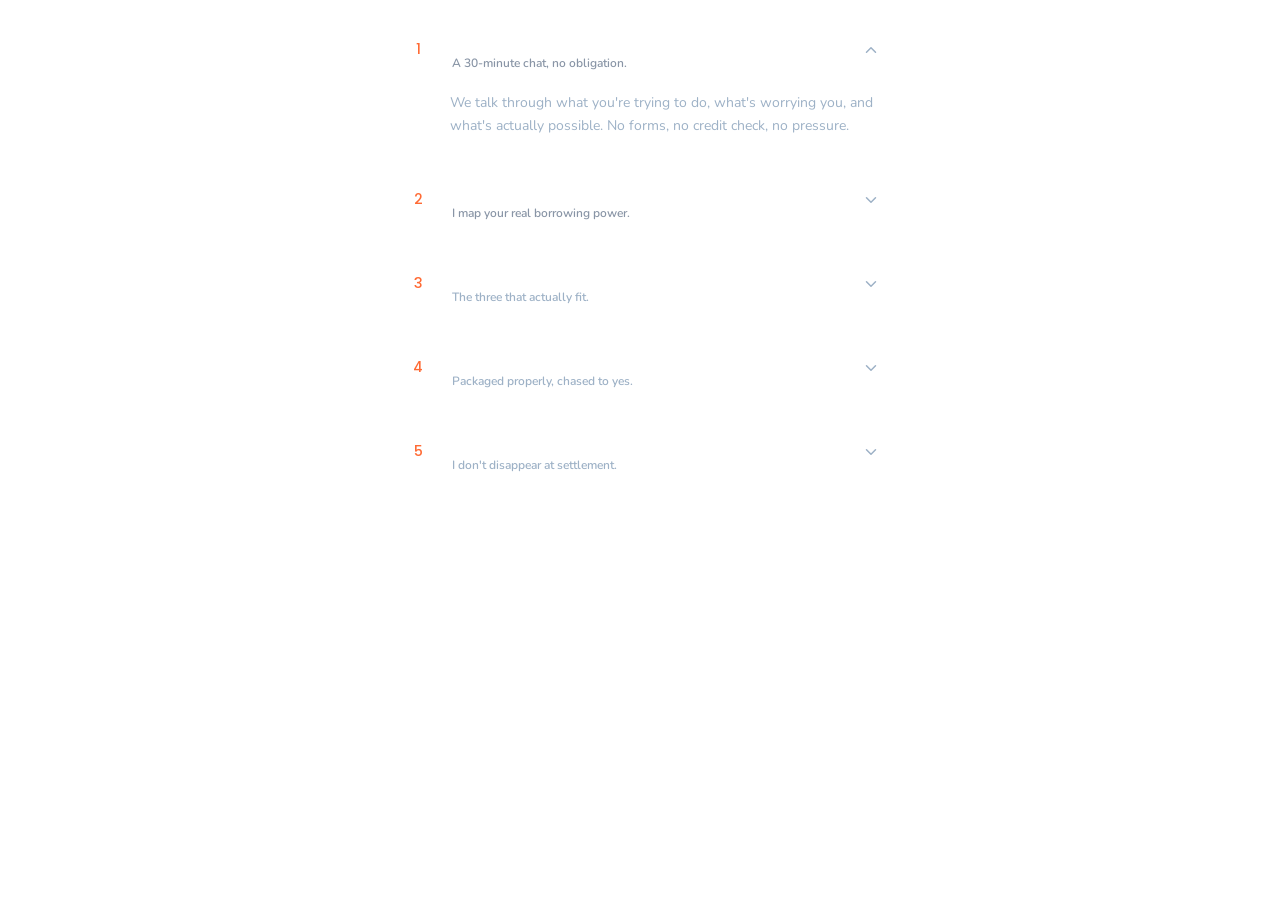
<file: Process Accordion (Standalone).html>
<!DOCTYPE html>
<html>
<head>
  <meta charset="utf-8">
  <title>Bundled Page</title>
  <style>
    * { margin: 0; padding: 0; box-sizing: border-box; }
    body { background: #00264A; display: flex; align-items: center; justify-content: center; min-height: 100vh; font-family: -apple-system, BlinkMacSystemFont, sans-serif; }
    #__bundler_loading { position: fixed; bottom: 20px; right: 20px; font: 13px/1.4 -apple-system, BlinkMacSystemFont, sans-serif; color: #666; background: #fff; padding: 8px 14px; border-radius: 8px; box-shadow: 0 1px 4px rgba(0,0,0,0.12); z-index: 10000; }
    #__bundler_thumbnail { position: fixed; inset: 0; width: 100%; height: 100%; display: flex; align-items: center; justify-content: center; background: #00264A; z-index: 9999; }
    #__bundler_thumbnail svg { width: 100%; height: 100%; object-fit: contain; }
    #__bundler_placeholder { color: #999; font-size: 14px; }
  </style>
  <noscript>
    <style>#__bundler_loading { display: none; }</style>
    <div style="position:fixed;bottom:12px;left:12px;font:13px/1.4 -apple-system,BlinkMacSystemFont,sans-serif;color:#999;background:rgba(255,255,255,0.9);padding:6px 12px;border-radius:6px;box-shadow:0 1px 4px rgba(0,0,0,0.08);z-index:10000;">
      This page requires JavaScript to display.
    </div>
  </noscript>
</head>
<body>
  <div id="__bundler_thumbnail">
  <svg viewBox="0 0 1200 800" xmlns="http://www.w3.org/2000/svg">
    <rect width="1200" height="800" fill="#00264A"></rect>
    <circle cx="430" cy="400" r="90" fill="none" stroke="#ff6b35" stroke-width="20"></circle>
    <text x="430" y="435" font-family="sans-serif" font-size="100" fill="#ff6b35" text-anchor="middle">1</text>
    <rect x="580" y="340" width="340" height="24" rx="12" fill="#ffffff"></rect>
    <rect x="580" y="400" width="240" height="20" rx="10" fill="#9db1c6"></rect>
  </svg>
</div>
  <div id="__bundler_loading">Unpacking...</div>

  <script>
    
document.addEventListener('DOMContentLoaded', async function() {
  const loading = document.getElementById('__bundler_loading');
  function setStatus(msg) { if (loading) loading.textContent = msg; }

  const FONT_MIME = /^(font[/]|application[/](x-)?font-|application[/]vnd\.ms-fontobject)/i;
  const MIME_TOKEN = /^[\w.+-]+[/][\w.+-]+$/;
  function toBase64(bytes) {
    let bin = '';
    for (let i = 0; i < bytes.length; i += 0x8000) {
      bin += String.fromCharCode.apply(null, bytes.subarray(i, i + 0x8000));
    }
    return btoa(bin);
  }

  // Error sink persists across replaceWith since it's on window, not the DOM.
  window.addEventListener('error', function(e) {
    // Failed resource loads (CSP-blocked links, scripts, images) fire plain
    // events at the element — warn only; real JS errors carry message/error.
    if (!e.message && !e.error && e.target && e.target !== window) {
      console.warn('[bundle] resource failed to load:',
        e.target.tagName, String(e.target.src || e.target.href || ''));
      return;
    }
    var p = document.body || document.documentElement;
    var d = document.getElementById('__bundler_err') || p.appendChild(document.createElement('div'));
    d.id = '__bundler_err';
    d.style.cssText = 'position:fixed;bottom:12px;left:12px;right:12px;font:12px/1.4 ui-monospace,monospace;background:#2a1215;color:#ff8a80;padding:10px 14px;border-radius:8px;border:1px solid #5c2b2e;z-index:99999;white-space:pre-wrap;max-height:40vh;overflow:auto';
    d.textContent = (d.textContent ? d.textContent + String.fromCharCode(10) : '') +
      '[bundle] ' + (e.message || e.type) +
      (e.filename ? ' (' + e.filename.slice(0, 60) + ':' + e.lineno + ')' : '');
  }, true);

  try {
    const manifestEl = document.querySelector('script[type="__bundler/manifest"]');
    const templateEl = document.querySelector('script[type="__bundler/template"]');
    if (!manifestEl || !templateEl) {
      setStatus('Error: missing bundle data');
      console.error('[bundler] Missing script tags — manifestEl:', !!manifestEl, 'templateEl:', !!templateEl);
      return;
    }

    const manifest = JSON.parse(manifestEl.textContent);
    let template = JSON.parse(templateEl.textContent);

    // Nested page bundles (iframe targets). Each ships ONCE, in the ROOT
    // document's manifest; frame srcs carry an about:blank#<uuid> marker
    // instead of a substitutable uuid. Every document mints the blobs for
    // its OWN frames — from local text at the root, or text obtained from
    // its DIRECT parent over the relay protocol below — so each frame
    // navigation stays same-origin with its initiator and a deduped page
    // loads at any depth on any host, including a file:// download's
    // opaque origins (where a blob minted by one document cannot be
    // navigated to by another).
    const pageOrderEl = document.querySelector('script[type="__bundler/page_order"]');
    const pageOrder = pageOrderEl ? JSON.parse(pageOrderEl.textContent) : [];
    const pageSet = new Set(pageOrder);
    const pageTexts = {};

    // ── Nested-page text protocol (parent-chain relay) ──
    // Page bundles ship once, in the ROOT document's manifest. Every
    // document mints the blobs for its OWN frames, obtaining page text
    // through a strict parent-chain relay: a document only ever SENDS to
    // its direct parent (which, for every document the publisher's own
    // runtime minted, is another publisher document) and only ACCEPTS
    // text from that direct parent; requests from below are honored only
    // for the document's own child frames, and the ROOT never sends
    // upward at all. That last rule is load-bearing: the artifact host's
    // frame-ancestors allows claude.ai (and friends) to frame an
    // artifact, so window.top can be a FOREIGN document — a top-addressed
    // protocol would hand page uuids to that ancestor and accept forged
    // "page text" from it, minting attacker HTML as an artifact-origin
    // blob document. The chain never touches the ancestor: requests stop
    // at the root, replies are origin-addressed per hop (never '*' when
    // an origin exists), and both directions are origin-gated (on https
    // a foreign sender's origin can never equal this document's; in
    // opaque contexts — file:// — everything serializes as 'null', where
    // an embedded EXTERNAL frame still fails the gate by carrying its
    // own real origin, and a sandboxed child of such a frame is excluded
    // by the own-child-frames check plus uuid unguessability). Shape is
    // deny-by-default: one request form, one reply form, no error
    // replies.
    // window.origin is the SERIALIZED SECURITY origin ('null' in opaque
    // contexts such as a sandboxed preview iframe) — location.origin is
    // computed from the URL and stays 'https://…' even when the document
    // is sandboxed, which would misgate every opaque chain.
    const OWN_TARGET = /^https?:[/][/]/.test(window.origin || '')
      ? window.origin
      : '*';
    function trustedOrigin(e) {
      if (e.origin === window.origin) return true; // https chains; opaque==opaque
      // file:// trees: Chrome serializes the file document's origin as
      // 'file://' while the blob: documents it mints serialize as 'null',
      // so the two legitimate shapes can never string-match — accept the
      // pair in both directions. https origins never serialize as either,
      // and sender identity (own child frame / direct parent) is checked
      // separately.
      return (
        (e.origin === 'null' &&
          (window.origin === 'file://' ||
            window.location.protocol === 'file:')) ||
        (/^file:/.test(e.origin) && window.origin === 'null')
      );
    }
    // Non-empty only in the root document (nested bundles ship an empty
    // island), so it doubles as the root marker: the root answers from
    // local text and treats a miss as authoritative — never relaying to
    // its (possibly foreign) parent.
    const isPageRoot = pageOrder.length > 0;
    const blobUrls = {};
    const resourceBlobs = {};
    const UUID_SHAPE = /^[0-9a-f]{8}-[0-9a-f]{4}-[0-9a-f]{4}-[0-9a-f]{4}-[0-9a-f]{12}$/;
    const pendingFrames = {}; // uuid -> [{el, frag}] awaiting text for own frames
    const pendingRelays = {}; // uuid -> [childWindow] awaiting text to pass down
    function mountPage(el, frag, text) {
      const pageBlob = new Blob([text], { type: 'text/html' });
      const u = URL.createObjectURL(pageBlob);
      resourceBlobs[u] = pageBlob;
      el.src = u + frag;
    }
    function deliverPage(uuid, text) {
      const frames = pendingFrames[uuid];
      delete pendingFrames[uuid];
      if (frames) for (const f of frames) mountPage(f.el, f.frag, text);
      const relays = pendingRelays[uuid];
      delete pendingRelays[uuid];
      if (relays) {
        for (const cw of relays) {
          try { cw.postMessage({ __bundler_page: uuid, __bundler_text: text }, OWN_TARGET); } catch (err) { /* gone */ }
        }
      }
    }
    function ownFrameWindows() {
      const out = [];
      for (const f of Array.from(document.querySelectorAll('iframe'))) {
        try { if (f.contentWindow) out.push(f.contentWindow); } catch (err) { /* detached */ }
      }
      return out;
    }
    window.addEventListener('message', function (e) {
      const d = e.data;
      if (!d || typeof d !== 'object' || !e.source) return;
      // Origin gate first; the structural checks below (own-child-frames
      // for requests, direct-parent + solicited-uuid for replies, the
      // root's never-relay rule) are what hold in fully opaque chains
      // where origin strings can't discriminate — a sandboxed root's
      // FOREIGN wrapper still fails all three even though both serialize
      // as real-vs-'null' rather than matching.
      if (!trustedOrigin(e)) return;
      if (typeof d.__bundler_need === 'string' && UUID_SHAPE.test(d.__bundler_need)) {
        // Requests are honored only for this document's own child frames.
        if (ownFrameWindows().indexOf(e.source) < 0) return;
        const uuid = d.__bundler_need;
        const text = pageTexts[uuid];
        if (typeof text === 'string') {
          try { e.source.postMessage({ __bundler_page: uuid, __bundler_text: text }, OWN_TARGET); } catch (err) { /* gone */ }
          return;
        }
        if (isPageRoot || window.parent === window) return; // authoritative miss
        const waiting = pendingRelays[uuid];
        if (waiting) {
          if (waiting.indexOf(e.source) < 0) waiting.push(e.source);
          return;
        }
        // Never-answered uuids would otherwise accumulate forever under a
        // request spray; past the cap (far above any real page count) new
        // relays are dropped rather than remembered.
        if (Object.keys(pendingRelays).length >= 128) return;
        pendingRelays[uuid] = [e.source];
        window.parent.postMessage({ __bundler_need: uuid }, OWN_TARGET);
      } else if (
        typeof d.__bundler_page === 'string' &&
        UUID_SHAPE.test(d.__bundler_page) &&
        typeof d.__bundler_text === 'string'
      ) {
        // The shape test is load-bearing beyond tidiness: the solicited
        // check below uses the in operator, which matches prototype keys
        // ('__proto__', 'constructor') — an unshaped key would reach
        // deliverPage and throw, painting the error banner.
        // Text is accepted only from the direct parent — the document
        // that minted this one.
        if (e.source !== window.parent || window.parent === window) return;
        if (!(d.__bundler_page in pendingFrames) && !(d.__bundler_page in pendingRelays)) return;
        deliverPage(d.__bundler_page, d.__bundler_text);
      }
    });

    const uuids = Object.keys(manifest);
    setStatus('Unpacking ' + uuids.length + ' assets...');

    await Promise.all(uuids.map(async (uuid) => {
      const entry = manifest[uuid];
      try {
        const binaryStr = atob(entry.data);
        const bytes = new Uint8Array(binaryStr.length);
        for (let i = 0; i < binaryStr.length; i++) bytes[i] = binaryStr.charCodeAt(i);

        let finalBytes = bytes;
        if (entry.compressed) {
          if (typeof DecompressionStream !== 'undefined') {
            const ds = new DecompressionStream('gzip');
            const writer = ds.writable.getWriter();
            const reader = ds.readable.getReader();
            writer.write(bytes);
            writer.close();
            const chunks = [];
            let totalLen = 0;
            while (true) {
              const { done, value } = await reader.read();
              if (done) break;
              chunks.push(value);
              totalLen += value.length;
            }
            finalBytes = new Uint8Array(totalLen);
            let offset = 0;
            for (const chunk of chunks) { finalBytes.set(chunk, offset); offset += chunk.length; }
          } else {
            console.warn('DecompressionStream not available, asset ' + uuid + ' may not render');
          }
        }

        if (pageSet.has(uuid)) {
          pageTexts[uuid] = new TextDecoder().decode(finalBytes);
          return;
        }
        if (FONT_MIME.test(entry.mime) && MIME_TOKEN.test(entry.mime)) {
          // Strict artifact hosts allow font-src data: but not blob:.
          blobUrls[uuid] = 'data:' + entry.mime + ';base64,' +
            (entry.compressed ? toBase64(finalBytes) : entry.data);
        } else {
          const blob = new Blob([finalBytes], { type: entry.mime });
          blobUrls[uuid] = URL.createObjectURL(blob);
          resourceBlobs[blobUrls[uuid]] = blob;
        }
      } catch (err) {
        console.error('Failed to decode asset ' + uuid + ':', err);
        const blob = new Blob([], { type: entry.mime });
        blobUrls[uuid] = URL.createObjectURL(blob);
        resourceBlobs[blobUrls[uuid]] = blob;
      }
    }));

    const extResEl = document.querySelector('script[type="__bundler/ext_resources"]');
    const extResources = extResEl ? JSON.parse(extResEl.textContent) : [];
    const resourceMap = {};
    for (const entry of extResources) {
      if (blobUrls[entry.uuid]) resourceMap[entry.id] = blobUrls[entry.uuid];
    }

    // Artifact-host CSP (connect-src 'self') refuses fetch() of blob: URLs —
    // consumers read these Blobs directly. Survives the swap like the error sink.
    window.__resourceBlobs = resourceBlobs;

    setStatus('Rendering...');
    // Page uuids have no blob here — they ride inside about:blank#<uuid>
    // frame markers the pass below resolves after the swap.
    for (const uuid of uuids) {
      if (pageSet.has(uuid)) continue;
      template = template.split(uuid).join(blobUrls[uuid]);
    }

    // Strip integrity + crossorigin — blob URLs from a file:// document inherit
    // a null origin, so crossorigin forces a CORS fetch that SRI then rejects.
    // The manifest bytes are ours; SRI protects against CDN compromise, not this.
    template = template.replace(/\s+integrity="[^"]*"/gi, '').replace(/\s+crossorigin="[^"]*"/gi, '');

    const resourceScript = '<script>window.__resources = ' +
      JSON.stringify(resourceMap).replace(/<\//g, '<\\/') +
      ';</' + 'script>';
    // Inject after <head> so the DOCTYPE stays first; prepending the script
    // would push the parser into quirks mode. DOMParser always emits a <head>
    // (synthesizing one if the source HTML omitted it) but may carry
    // attributes through, so match the full opening tag. slice() rather than
    // replace() keeps us clear of $-pattern substitution in resourceScript.
    const headOpen = template.match(/<head[^>]*>/i);
    if (headOpen) {
      const i = headOpen.index + headOpen[0].length;
      template = template.slice(0, i) + resourceScript + template.slice(i);
    }

    // Parse the template and swap the root element. Scripts inserted via
    // DOMParser/replaceWith are inert per spec — re-create each with
    // createElement so they execute, awaiting onload for src scripts to
    // preserve ordering (React before ReactDOM before Babel before text/babel).
    const doc = new DOMParser().parseFromString(template, 'text/html');
    document.documentElement.replaceWith(doc.documentElement);

    // Resolve page-frame markers: mint this document's own blob for each
    // framed page — from local text when this is the root, otherwise by
    // asking the direct parent over the relay protocol above. An
    // unanswered request leaves the frame on about:blank, the same
    // degraded state as a refused embed.
    {
      const MARKER = /^about:blank#([0-9a-f]{8}-[0-9a-f]{4}-[0-9a-f]{4}-[0-9a-f]{4}-[0-9a-f]{12})(#.*)?$/;
      const needed = [];
      for (const el of Array.from(document.querySelectorAll('iframe'))) {
        const m = MARKER.exec(el.getAttribute('src') || '');
        if (!m) continue;
        const text = pageTexts[m[1]];
        if (typeof text === 'string') {
          mountPage(el, m[2] || '', text);
        } else if (window.parent !== window && !isPageRoot) {
          const had = pendingFrames[m[1]];
          (pendingFrames[m[1]] = had || []).push({ el: el, frag: m[2] || '' });
          if (!had) needed.push(m[1]);
        }
      }
      for (const uuid of needed) {
        window.parent.postMessage({ __bundler_need: uuid }, OWN_TARGET);
      }
    }

    const dead = Array.from(document.scripts);
    for (const old of dead) {
      const s = document.createElement('script');
      for (const a of old.attributes) s.setAttribute(a.name, a.value);
      s.textContent = old.textContent;
      // text/babel scripts with a src: read and inline. transformScriptTags
      // does XHR against the src, but blob:null/ from a file:// origin is
      // silently dropped. Inlining makes it a plain inline babel script,
      // which transformScriptTags handles unconditionally.
      if ((s.type === 'text/babel' || s.type === 'text/jsx') && s.src) {
        const pre = resourceBlobs[s.src.split('#')[0]];
        s.textContent = pre ? await pre.text() : await (await fetch(s.src)).text();
        s.removeAttribute('src');
      }
      const p = s.src ? new Promise(function(r) { s.onload = s.onerror = r; }) : null;
      old.replaceWith(s);
      if (p) await p;
    }
    // Babel standalone auto-transforms type=text/babel on DOMContentLoaded,
    // which fired before we swapped the document. Trigger manually if present.
    if (window.Babel && typeof window.Babel.transformScriptTags === 'function') {
      window.Babel.transformScriptTags();
    }
  } catch (err) {
    setStatus('Error unpacking: ' + err.message);
    console.error('Bundle unpack error:', err);
  }
});

  </script>

  <script type="__bundler/manifest">
{"a0d3c9f1-9fb0-4126-9676-2aa63584b0bb":{"mime":"font/woff2","compressed":false,"data":"d09GMgABAAAAAHEAABQAAAAA99gAAHCMAAEAAAAAAAAAAAAAAAAAAAAAAAAAAAAAGoIEG6AUHIE4P0hWQVKFGgZgP1NUQVSBKicyAINUL3QRCAqBlyj2dwuDGgAwgoNkATYCJAOGGAQgBYgAB49LDAcbtOQHlG2faOS2AfDdm9x2u2YjbNAd/OlSGAI3EiFsHABC5KtE//+nJB1jOLA2EDPt7ze0hCgEoWAyyZ4yDJSoXhjZcQWISipYzEqiJ+bV2TEiaSITcctd6WWlKTBGW5cjQbgmJrYMH3wu3t/3gOEN0JOv7nIUFttuNm7JEb0gEbL52Le52vWcJbEZlpY0k8e8dunA5f2mvP8pv5Ydd6v8OpG6u13y8TbqY9YR6S4C3OkhUtYTIqSLqu4ko7VP8EvkDM9vs2cC/2NMEaMQCwRRlGgpERBsECswFkZNlzbGdMbsuXYGxtq5SJfnNldxd9ttfbvobVc8VPuhb/cCBC4qBXJVRCxr823Hw/jqsioLTR5wfP39QNvqn/ZW2SgiET3FDCAwdBpkGevvqrtfVZ4MT6f9/0k8mQwyk7FDNWq9XfBSD9B2P+AH8du71+66TlObjn/dzJZMuaX8CkiugDRPDUKb7Nr2x1IIj5hmBmU0N59O+4alkdgyUBxe+ABYHdcAUN27OtFh0WBRcg+ES+QkPzGKaGagTvufsNC2C7UL8nW/eAN1cudweTfQldOmCDyZyWTMJCMTp3mSvPOyf4wNSBcnCm0xKAS1NsTu3xHx5BoJiRApZYcQk0oHAsABbYYHL9s/tvkmbWcvMA3wZyonB2oz9tVOu8GVXiHM5JsKBZ/nXGA+Hu8Nk0bJSVfR2PUvamRdodWT8fDEAmBA2AY6ALV+BPzf1DLpI3/rSrXuOkutgO3uy+NHg9jOH42/[base64]/uqHbOZo8yrbKg5RIhe5SAtUQK6WnnO08Czmnw/8jJl+INJlOvwzo8vOk3mIyHgg4kifC2HkxTWXM1UthmLQ0TEx1DExzjExIWdiKj870wmdhaKcFSU760lzNpTlbG6l2gOOib0dE4c4Jg7LmTiawznWVud0o84FJr1rweHc4IB3Czhyt1vgiGD5Byep+aUViEWX3/1ugUgIJfWufmLNG0GZVGlTNhWKYfwsjKhUY7piqzZ3U224iwywSdaVe0YOC2BC0SU85RC83zcyBIvZJsodAszFcacGmFv5XgMwzAErsv/mXqc3iEQ2n6X/s2r/tUC0+0akQHqpds4tLD5eB/Rajfn0b+Hr+vZEhxxEg7XUDFoOFfj9rdzEcs8C1+jGbkNAeevMKPPPbU8NhD5NRukP8uSJi3iZ2istXwav25BxHMklWeY0ag85txXtfpxUSgdXo0fjqZHWw46gIz0oay91uM/8dXWs2Mu/EKpEouknwT7VElE+ykaqyTb/Qq2GVgljTTkYrH2OZGIMWVmvz5n/tDUENxElQwslizYqlQSeg6aCSW8zmAcaY3K5uQtIGuJAXulkkPvzKD3G66Epbd5GGSZCI82/Y9T4lwm14Z8fydLbx23F4ugRM1e06+ZAWL3t6XWzczISET2Cs5tkm19x59pasR6TPXju8dq84MoYtUh9431M+kd3/f+r3t0tdzH1ZqpDx93oz14H4xVvLoFOn9ZzGqs9792MDRZvBmscb0xarIx8xpGbeumMPFqVUnqSH4mLymZeWvk0B/WY3mYG8kveN2XGNxeIktKuyYRvMkvkqhkaWbaHHcdfCq29Lq9zDmQwImqVPFju5yKPWj6RnqY5pjw/kkqa17tNtCxZ43DxKKFF0kdDBa41MQip9pA3Vtc4qPMgfBKcWu3aMMSMLckeSFlx2NVH9CCulFjIc6MF8fH6ALSfPHRwSn4df/M+w/bEQaFMurqTw3/[base64]/RRBIKnEpw32BL3VLNYAc6WtQQtsC2oQy8wK3i7N2spKxy1Ie+6haNZpIHyyPEuby1fgqGPmmfA0aaXVpxHyYNT5uKbsbICJjj3o7XI82WLy5LnkIgp3nk/uCzT4cYE2BGwUF6EkWtTctcqNv/Y/gL464PB1Ahyhyxb13JgrkzHVRCFGx+PPH0+jRkwtJPAg/QiRhejcuEot87qmAwfHELj1CkMFThEgFKr6gjlLR+H17380NoZmIXyxBGlD4qUZHU2rEA26RajF5YFrKyuzWDhII4EmRFLhwnE0EwlDxBVEgozMTI4dO+4wgC8DfQYJRvQK2ZhQVMPbETjw4o8oLFdW95tspANxencBv2LWrA1QHw6Y+Hkni22R/2985EbtW3Rs1b1N3079O+3aY9c+00fMHTFz1Nwxixe4fpmlK9y7wf2bAg4gB1AghlK+HUcGuIwreC9jkm7WpTw6oPNMkT2QYGeqc4gLzZXhxnBje3A9+Z4CTzFOgAvDCXEiL5GXGC/Bh3uH+8h95b4KP6Wfyi/KP4oQRYgmxBJVxBhiHDE+ID4gIUBD0pC0pERKalBGcEZwJjU7JDskJyQ3VE/Lpxcyi1il7DJuFb9GUBm2Ubjxk2y3P1K0OYGrLKD3MwaApenUcgbcAk/ktJ0GJf6uF+8UOAd0X5m///8MAHadkLvA5CEA5FeeB+gyIxMiWutC5fdjeu/gsHcU+Bk46lT9jvM8BOCQiZNupap5uSJ5Ethmigxbi9fVsHIiQN/W9rXKr3hpm645uZ1yaYfppjrNoVwuyfQA0CobPvro3OsJAf/gTWw6q9j9OgD2wyDACRbQxoJ217qAGfICD0vaZh4Pis/6h5u5AKR0iexyPkztJrOrZitnt/ar+609oQXn7oguqPu9OAZHG9t4duVs2WxbP6Nf1+9YN52L83GU3U/xPWZsrw/iXkWaEE/4YReobKzOjQcfFAmy/ROmEkh+9x/dASr5q0KwFlE1L6WyHZTjEDeruVsjQA2SdcjWC7QBxUZBNgm2GVWtUPVoGtA1YmjC1IzFgK0FRyuuNnxbCHQII7SVSBexbhI9pHqF20amT6cI/eQGKAxSGhJpmMoIte2ijIq2Q4ydYu0SZ7d4eyTYS2MfrTGJ9tMZl2SCq1WSTUoxJZVRmmnpZmSYlWlOlgNC1OFpl+swvSNMQJYpUYQUeVV0oXiXNv+8nohkzsugmIUWYQ6JObiyiQyLBch/bkQsA7OUHhWEX5GMCVJ0IpJxQYknW2WiV6pEBlzPbkMe+V4DVF4Dmify9RugM0ReaQ0IlC79OWsKi7tSEMYQXS66MpNkzRbR1xAa1Zi/OiZMOc8mpTfQZrO8Gk/iIv4mELOWQEazrbW71KP/FrbYF12Il+KelhdQAsUI1HPF5k2VXGASqIIGrojIVnN+YhRZ0cxCaNWCmnH1uOjXO/1CYBmrwtOqfrFhFttwq2DnivValEBb1RnPgpSsnVfMykJPL7B6FkKqNtSOKydEq9HrFXOWuSw8ja+6hVqpBVcKTq7QLBFotF1pOznOKQi3hdl0GkHSDvf4Lkb4NHI6IvG7NZGeJ2OTGVKu45A/W8i2dQt+mage5o7KlpUbOcIfih1uVk5QNITQ5rLBzuiR1Uuk6Im95o5eNJGnMc30PGz4YiGJ5G3bblOZOOCB6brIksldt3/XcbYvj/a5xGTYG9SnDaz435E/+A09DW2ULs762PAG025ZyDJHGmRCkshcqUyh1qYf8nvFQZZPvjSi0pVkTObbusyvGbVmAW4m5k+rp2uauet4z7T4rO/gg7OSom8to0bfEzCPBzApjmLsnAujEG8OPREctZ+4GIkw2mlh2Z3BDBJL2zsSURhl1WsE2XvcPmaSoDTJaxbrPL1htuhLDSbyY8i9TFOgrYRfqeUk0l0a81TfnS7qE7npOmuVC6anEgZemjKzWjju6ok1M2oocPTOnjw/r3WfDC7JIznEFOH0eYq4o3FR3W58baVjz2ZoVVxLD14luLv1c2HuTvLncyIRR/YDhovB2Y9TzArRgayyrtyWHVbZDip0mbtnh5E6W4HwbBkrOZXITPEMW5JfeFm7uOfixrEIYF4OnTjIz/iSEY6jumAgZEm5BHx/5cQRxhzpF8rbr6RXrhjp6oCWecC7gkZ7oSvL1k8Ljmpxq/80RWDl+KEjJOiAkByKd1APq3e0zy+fHiUGUo/n8Z7k3RlJCNWhXASBU4nAbm31ydjRKWaKAqQtnknJO0jWOi9/L3Re2r6nGbgITbYzzTG9C8yRHPbrxfHOXpXg/SZO6DY7oy7dHVZ+t3RBRUJEgrcUBEya+KRUogPUxFW3rtiipJPIFvrJYPgwd3+WHvPuxy22i6AujDZMuhQR9A4b90NBMLAzW85vTAILaQb7xl4Li77QNHGJ2VabxUgm2oiRjeW45WEjiLf6/lPmM1fRtqmhc+x/9kd1PFC/[base64]/nsblOcV/aRcUX0wBYkXAwr73C6sMTKiv1rIYwArUy2jXyj5bwPaRLPKM+lV8Dip7liiLkMBQ2LWeJyYQ0LLbiG7dFBH+FScJ9ghGg1nIg5UqNPeNAz+pxPHm1BaK1lQzNQhTfqDhHwu7b7Unbuk9Xt5Jlex4d1R46CsDLPOh/URT1GMpo9HIhpLchJbOM6hF04iKvED7Va9hQ+pXqzykeDu73gm/fUTJBLK2rqOD4HBQKVEKyq+0WKfQPafJNgQysmCUJs/UuKUiFKP9R4/nLdMSzwObY50zWLMcEe+wZqC0FICVLFSx2ikre9Uod5qsPfoIZUpWySmK5Pw8sEWlY+Ud/f31wx0BJStHZkTli20mlp59Ve3sIaOKtj3ah9fux7hf1jzFHFx7obMd6qk15M0y9LChPY0AX2MtRWbH7fojhKvHkxBWTiJUgWunrIi4VHZsXTi2Egf67AfFkgX/[base64]/YCuUJuEK1kCgdBGiXNID1EbHoMP6pakqh4HSH/uecVDFVWDwxdUPhdP2pAqwsoZgLFgliBuI1R29UxL9AYVWS9Z/XX+hAW/xGYpgvjsxcA+kU/3450q48YTD8H8Ip5OfdgVLM3DHFE7mpXkkvJttdA1DVrtmaYmqWo34Kt/0rkG9C9GZqsI9u6iX4jGk0omSxXTu1EnWd3yKo5fsnFJxkdqmqlZpmIedS/[base64]/4ynrgofIjfmGRdtQydxUjZ5tmzorxrBwEtROQOtqBnvdMXFARHsWbITTU2EdTDRtx7CKSEsZa+SfNKmbgtq2IbR4dhJO8JvbW8dpULsUarszVffQRNx2fBrULtSgAXFPYtu+9dxF0lWLSe9cfVM0G8Si7UEEgbgJIIsooRg1c+/dW4fXoeRvrbzhmHq4sqsyjUpeQQb3oQEblvuA8jEC+ZgTqSybtRD0FSvm1MSR4ztfzmNcx6G9mh763QavUeNWjI7hiCuoZXgBBS3Ap/MlEqh4/Qnyr0kjxIL3JAsj8TvBbSdVLDLnWzu+jLfqdbr9YAMip12r3F2SQGyMSa2gKqUVREOeILL/9qAi21ugXavkd+rzDs28Ji0vx6exarn/[base64]/Zvj137Vqx9onQBxfTqbmguXddzMoF9I5cHCMxNcGo4pDjoZ+Wa4MwujJjhvdspvRg4ZIcjIjdcQ3+70FiB4VCXdkzBs+t/C8y3ZF1u6RtCEmkDL/k1MfRTprCYQyLGIl3T0c3rEGBI5aKX7KIL+TVxAT6AsL8t+V1O/qxcuA08HGeH0/WbpOpsBBPJoxK9y7Ff54hgSYbAuMEvvT3cEbxBBkb4kIYGhqnUqJfr656y2nfIPFvPYFCnZX0UtkzNFAoLcoarx/IgcmdOS6EhiRvji1XwSNAJBRqgQHvgslcE7RHCkL1lIYKyudSwO9CXlrLaZ8g+W8DjBskC/mNACJUcsICqo/PuqcySrosJREoyTOE8WASQLPEjOGoYFagrO9837wvVOCKfQ6FEhAckCRG56sc5b7uCsf75/hV/5TuMRlFiisY+1g1U5yeCWH54dRitVsd2Tt8Z60fyiXH6Uwsq+5f1rF9xJItdFrCokN6VU437hWt5y3wos/THKBbj78nwuq0itYpXkCsRBck+Si4ZhNQ1X+lbCfG+tjELnxDAIaTyL3OzVSYRwjAvnP+/vk9zB374whRFUqIRPQlW+VeQwH608kEFXBwekiixzsouSCBGOxEorA5eX8CVZosgLuMw1ajWjNIsPCiFXXYIWZAmEHBXBN5bv0/bvf11xan5EuDo1PcYSC9AIcSafVqxiu6ewRNF46tbSUXgsXU0lpotzU4ti1mpIk+SmFYEHFlJGCA//k7UkE2fyQktUalpxHCiSZUX8CxfxVKoNN3j9O32d/c4CglWDh7mCcQRqgLj9+trui25Y1uLKG724tuu6sRmCamwIw4d5MGSrafe1rX3XzDA4ZjluXXPy49rc07H1uCXymGzvjRvnJHUMuf9RM4/uLLwzLmtnn97EH0zqMji8gBqy9ZfuwFy5y/aYhFAtzNPXV85c1xsgqNWahSpmDxjIshsLHo+kpmrNsdCEVR98AtoAL6JMwgXN+HT0EnrbKAZ6T/9+iqOgBRRqAYoKPUfDTyQulDYhPtUMDCddCYzsdbDuYn2j0jFCmZ6ZvWlVTRlTi/UPh0Zg538kTkCtKxhonZWOdzMcaOJsb6EMVyjLjwzIi6eBW4zeEZJ8fjwPJ8m6yjx67jldxspHP2hk5eeeCGWu1RcWZa+iozYxJdeZtUWVRbZ4odpVphrn4pYD2FYLg9t/7t3NtW87r/A4DjdfAhmBwE8wBA5q3Hj9VvovMj3elqpIxZOloerUiNRR6IRKjjqT05SyIJJE6y3kr/F+o1/uXyXTx18tQRJdSKFreJLoRImVtdJSl6wKY+hKKKDUwjyb7m+5C55CoYZhg8OLzsUxhGUuG7kLGkGhjJAB+6JzoRlMtfv3w80c/+Ce8xloBKrbWwnqUqfb8ek2S+ri70MzqJPKqOyyRTYnPJBGv+sBisVKFygn+7WAnx1i3F2ed8k58Fu59SACsZ/heRX9/VVmH8INc1Mk72T0A1cDrkjB5GNoiVVhvI1p9br6bjZsLq0upmVghsKROFAWIoObvwkYVxR6Ai1OmFGZUXTZ73JqqlKlTpWnXg5MSt53392XlBOe5glUY7cHx7PwfG2lQtAKMvD1Zcu+IQRkc9rLlVq+3v/QwPPn5OJ1AiqJwpxWrez59sBh9BIa3gGdQNljx+traJ+rpv79lUkUBvt88oVGZWqGGJe88nuVegUu+cW3kMaN43iFO2Cmx3rz5WvMAtvAB6tg6yegLT29NXJBjHc6EwiutA831GCKZLpiXIHaAn6q9BghBIwhUINMz1HHW/80MtQyby+on8Npzszacir+vinnKeCO2g6NQEP4MMt3zLRzgKocgugX23LoCx76pfiuubBShWGn9xJ6n59ZcK+PdlSMCP94AsuHjPQLTFMgCFt3i7bDDlQeL/uhwZZTULTPyIwbxdghh6DRkKLX4bbrp7o7c2zmlXaY0TgJZiCHTdDQnCHIYOmIYc/JbDJuo6aup+L+rbN9CXm+rRfQFEyVuvAyd1P7NwnteN5T8ajTrKesFWX0n1upsSZYT0MQWZGiOv9tc7YqpjE6SaYbHzyBpjmIXkJ/eg7Skpube76rWENsikotCZaju7rPvZi1KNhTslsIxVXUaI4qlfH8nAC52n+1WBeeGRZg9IzlJu/exnXKWC9FUu+FQ/Sq8i1PuOHl1IQkynpFREBuFJ3JjKIH5EYoKOsTkiqoYC10bgHz3qYwvFmdkPrcWfebh7W6jFrC/TQWrIFQvyDL32VXFDXONJY10Teuj3jN6vpH+6QHzaBvyMCz5LnwrEvlD9pc8LxggSUfseRz/dTyNArrUqHV2z305WwfjDEv4rPX0ei3pjzbfPLgweMPFobgX6Hb0xSfPP7pDen17z0bakvXds3FXEA45u7o0GVH2STfP+UIftFwQuyoyepOF7rcy1saSnRygKZhyA4SDPBdtyYENMWkVQQreJmecn5QolORCJV8FEWeNcmWtjXLc7g5uFdV5wa6fM2bCn/9uLY6UtCpn/OfK+B0lClK7SsZnBBUVEBP3Bnlo8PsCGpSBZ+9IZ2ebSdN5qdQbsH5NeYdLcbuIZeKlVf7rrHYaX2hO4h6hx2VC+gldLNqgQz1wwr85ix8wnoE/uUjWRBar8RlDiFS4QNO0y87EsWB1ff4S2ibP7l0fIA3WEasJqDYZn8QUE/cwsWVPkeDkxuOaUChBhk4L+e2fCwyvLNhJGqASWS6+TMjDCjk8INYGzyQPNSDKPFT3p87NECU5CmPQvZz+Vo0DTMBg/f24cuIJqI6H0W14USu8mPHiFD2pTclzi/Mzzv5euSX8aJDu64tIKZ/PnAkUCSNQi+h2c1VWACue2zN8VD99SuMh3e/XUa0n/9Ak+7iGxM0fCc0x3Cz8r4dexHAxeIkskhAIhJLKAxdWKi/QkHCWIutYhIlPLpmJSUqUGsX7fO3PqfqP9d/UOTNz8yOjpClKZM7xfiTyRQ8mpoaoVbpo9YoS/wQeqt+nptmyEAG985C+7kuA6hfPpIHfChy2jPUyRqgrna71rrW3allKoLt44fpfXFlYbYiLG0fO1ipo8z/pmvG35c2Ot13hkZQO5X37H/97iBYoQu6+mu0HncuD1cTmxqfBta9tv2K98lIEIYxPpK/nHT9o2xlClGfzBtQU2v64JWQETraStrBE07jTWbw0p/PzdAU2GgBTaNvJkALKOQClHDpnM6F5pVNNt9cBWG31l2Mo1t7AiX2Kroiga+MiE5Nj0lGb4dXTz5+0bo+oaFcoYirJvhpJEqha5qEByr184Y/VnqdDg1O6mIs7vklmBHbMLWm4RBp52LEqnDvBWpyObOosraYnluoC3vfaKXVDNGFsjVGo4UBt+w5Ilv5iRgWesZL+RgygjcIWo7bF/0Md+D54FMsQ46R0oKDltkaaAGJXIDUIcsk8j0RWeWAnTfpoDaxU5xpiXERwiBRmBTNjRTTw9JVoGJh0aBEXmx013HESXky4ijSslyBugiNoKARaM9GZMfAb3vYA+gmrj950/kwyAjN7q0AuazhPF5sfUpt5hSUGFrDTssuu8RxeRpIOhmgvJTnq9nJuhCwXw8rXL4owwTkpqZlFYx3yfzoCEUUWWz/5/0lB/WPgEZAKXoJffJoDRN7k1KjIoIIkhg8b4/3mEjG5HBlDNHY+WvcBhnsDcGC8wiC1vW6hs8zLD/2X0gsjq2mEtIA2vqvQT4A/7aYeetUjDCPcMzjqhdjPb7+vdadEJ7FDV2j4rinssSx3uAUegk93gMNIZFDUM8Nym03tivZJsYox35Bb6FtF8YvFjl2tsBqHiqBx60K0kWQsX6YrilbXhgcevpuQDjTkcM2HBvwn4P/Sf3RIbb1LaHzayuDJfnnQuAJhLm8oSRnmN+ljbQCPzRBK661bghv0UjXtHnDsYJ8y0l8c4Y/egm9ATKC9x2pEaiL0PW8ZdFNb+rfBL20SuMButbzgux8dYMNfuZqi/M6ePr64Mbr0UGRhpyqLNW1hveYwgr4aGgBaYfVteQOlcttOQNPNuZ/1Hf1i6pbuud/5M71QEMo5BC0F72EPnPRJIdEk75De4RckubjV2jI1n4BdZjVow+HzsDzsfPpnK7URzRmALtBL5qiHgidPITi7+0Lg32a4/yIAj6rNIrlnsQSRuOpzgR2g5pNeNHrVNkThG5HHFXBBdnFyWwNJUjDov1DJKBprCCNhsLGjvs3XIijV2YnIV1CNF4f8XFUCk485k/ow4kpVHzcswQvYOsZN7NF0yTTJFcFfhyTk1h75AK0AWuHmoQnE3D0v7s4M7r4wIRI/alrF17TteQt3hylwRtvWn6tzBV5WTt57+bcU+ry9EqFp6ZdDpz+aPWDU99kA2oIqthS3f7+LmgBZYdVwhMoe2zXSOAB7UcuyjEHA36RtNJzSarAiXJK+4Ha/9yahbVDjkBZqMtycoVivmZgDsM1V3z7yylrkjW3SS5zXhU4TI5NwmcrFTGZ9utWpEqwIkSO+SIgc3gYgoZhCwgR4EdakWMu5eRmMgRzeYutlIBC9ird7N0fFz/p5DyI550oo9CZquCAOFrWKiC7tfRiIdxWR46zVzPsE5Tq6JZ4/Un5A0WBFbgqQjAit1QJF7zKEeue+oBr0Zvck9wScs63+KryX/qcYlHlsaqqIgDZRcKsT6mBoSmp6L9QibzP+ZN/pV9+ZAUpq0m9viQ2o5fQUvyiFR/7DGSElPjmaTgsKDscLqQxKi0t9bIYc9jXpNJHoEsIVoWlRZnG93TqtISvpswC1QpfxEs4vv4/PtnOdgnIJZMM1npCrEOoNjEhNiJBrc6ACqK0ry2tmF73q1UtqhniSj+gHMLEKaTgeK4wJCUzGNjMcP42Xn7Op9kHrDpUcgWJmupa8co/0kSFz0Yvoa+2L+HlZuiewxw3ZWI8CB7puippP4j4geCZMZ+7yXbyXkB9yY69/vtmZdN7oYrIkIjBP/3sdFUYXSXmoKWisCBSpBLHoSc7s3PVJINNP1blQBa+IpOWQ9TwJBI5CWvYy0HBUloMOdbx07jJFlvD+6I7INn/yAcfxOWOfawUV7gcMk6JtWtdRSLPIaCuxodItRXfqkXwJtvvDhniDB6tWC0jF/IQ27RuA7cjDVmpdT6yTDkaxkPGY48Y/31Zzg9e4XJ0Pvuql4avxRlgh/90H2DUtph8I//ybkV8jBXaBam9SE3YeXG2e8NmF1eBg8/X4MnCQF9PAZKPOoFALqCKB8bqEF/W38G0B8XGzy4kWaCYleJZUvV87Bay/k2Rrzg2RcLz95NeQSpQC0jECdTGpt2bERZ/3jzhoR3+Il9KDFXFzPLa2/zds5ZdpYlyQrIj8B6urca+8Fekij/NZaZjCmw/Q2A7+eD6LyB4THDo7UnEhswGXHt+bJV1cG7zcFBV7WCPmoR+/PvPScD89IrwB+Vq1dGGfYt3XH0dbHAY5C97errEIRASHeuHVq44lAPhbnt6G4HtfURRgB9FOhb1GlXp5El2hr3re/YHpmbf2wss7Kni/MbTeB7qC2TZnbpXd1vRRMD7j97T4Oyr7FU8uNMi62zbF7WD/0xIjLCKQQ4jzHNkFpA4nBYQIKOhxBaycjPElJNVjLofLOYwhHdQo/[base64]/gfWj+UeZhpUMYCICgHnQTMSRg8D8QjzCsXwKRKgd1g7/QhKjKPMrpXFGCY32QUAAfmzEF/mZhHQ4CB5d8PVuZnAAAMqV9yT70lvdmrkdRPOZ2fh64fztArnKu46CxzIkd7DlharfUoOkHYBbj/0J35cZmA9hGPQK6LNk6KWlsClUlDG2ZSsVhOI7Aolk5hwfIl2OXOLIKAyqNuwPIJ46evQIf39Yj1hHYV9dBcHyKWi3J4ZCt5bYtB7LF4o3gXH+m4Mx6vU9h+gZtP5ODN7ernfJJz8vriUMq8cUmR5Yd29U3fCh18HB+R626bY8THmyDBP/RN7oSCsW8lWK7WzpW4KouvbRJso/qTB7/EKZ7OTKJNA+vnuBcfEMriDX8YtX4pe/lQPdAFveJYGe8rFrM5XttiELvf/c20R558/631onfP/xmANRRa71PkTB1MphZOD+XfTNHMsxbRbOe65l5qY3q7Hgv+hguHT2bQcf4tFISFl07NZjT2DF750KO4+ktKeG37+1r62D2dOXe/6TNv+2L/3reN3YUF/M6dRU7254s6uE9v/20a7d639N6lKzvvXP7/XSdXvs3Z3EO7X929uwcZ/pEAjd68/ujg4Y0Lgy8N7gxBG4IUSDPSMcbdjOeHNvclJ7z84c1flz8pf1v++30X9r20b3f/L6rRLVr9koZsS1pe+6wu6h9jrR/aP4zsSkbRGO38nnH9yLs4uvVZa//YJ+2t4/fyHjtxkn/lZOjiGaHify/oBc+eeZ/40tlbJT8r0IX/PD8v+7PiCxfulP/LxU75J+V/vzRSPn9p63LycaH6ZzXoibeqH726rDl/9cWr29egp4RGrtFvHNfeo71w7aVrO9fhp+/VvU/3S80/aX6t+VfN/7n+3I0361+8sXfzY4Ynb166BYxG54ddofur3Qdvv3h7807yBb7n9/xep7diEWdusfzRzIP3uP7Q+uf9J++Lg3nklwb/ev/yQ6sqQKtlaFscAwBowLcpHEADrGAykc1btG/L9b5X8mkoI2GxnS6N9D76ZHmd6QVj1Klv6KVndBRGUf2CDgtfmOouira2UPF2bEuJ/fCcY5B5FeYmb7gbM28+8aYDIuLiyuiTvtydKNTldnDjjfnvpQaBAX7idseZTxDRKJnO/RC7N3Hr4fDvMzP6KxuThyZJDL04k3plkvTFwgIsxB7GL47y8y9uHRjGiQINGNDVoWiolbdIm2y30b9Mvon8zKxe3opTg+LZmW6F+2Tt3Vd4VcHzQ70D9L3Q6v8AS/zCN63KesNnL9czs3HJdhXh4K91rvXgoPaigp9D1ndR1OrC4vXUlhL77jnbfPKINH/+71Lb5d4cKrr+FgrN57eb1rs8g+DFt/tF5Wdq3/VMAetVbjpr0VDyqa//D0jEz93hcuF7Muj09OwLDXH9NghSwM/mOP2dpxtIW9VzCc21mRn+DDV5aBLC9gKEEMSgbAjDSK3npEA4CwNp9rKxJcpGpdyYVgsulhILUldpDiOqDswDd+oDCKQUhOLIbHhWyVeTowd2nQeYzqKtxvRtJrygdOHTJX6bskGVKiXqoNX2Peoawu5qn7FBA7aTmhpqxJB5JiNsC/L0tJMDq5ATFyAgAkRaclz1Y1c+2LG3TTzpoM9Jtl0AcnscOpfNnWjGzdsrrNOuzxQQQHSzwpEFCRF2v1vE0829/l4Xr8HVSfrESsCIs2ZLwQUOxEhOfhF8kft5vRi7IkKsuLOribM7/zr51/aaRm2epE+sBDzFWTPxmTecBzGykF8EX0i6BjkoW6R+FOY6umCv8VdWdq0mJo+KHGAmpL28nKgcmslmsZ5dYufrLGCRm/oobpgdGfYEHM4WB1ghA/6wMUm5iUKoylgJQ2wgkICk8GEeH15T7F3jwcKvMdiGbccP2xn7K29xsMiFg+WoAc2bXiEfyIXVLLsQIQMkeuKilEdbLdhf/RXw2Z0OS7DAd54UT44Izer99tSpF135Gh9tEJLiIPSQ4HdmbNgI6gd9k3BMvv76RY/EIeIzK4ILsQu/7V3gQFuuK3tDcC1WB5ycgqg4ynF9OtTLkKbD0HxDwv/3tDP5vQfQjFY2QCN27l448YbzoC3XFcYQvVUebY0bELCA33CjH83PgioBcpALv+M/yIcNnxVOUVMwKY//5gHx0s0ENLd0TkAG5Ny9eOpND0Z3xf/fTBBMDAgoiFy07YWTSIuTmjXQGeKAKE4wW9ZgdaEUsFBGjignf7C+TqgZ8JNJh9/gAXX5SMGgzCWLOaMsF2uYkBj7ibeW/+7w8ikOg+QMnIJwmYkL8CjpD5oAQuEK6go5FIOPysuChx4EBrNPSQOGEtz/GStfuSm1EK60TM2sumg3BfSCxUZiJScEJHzXU8ews/oYDOhDayyqoikp9+uz9J3Th90YovRnZXVFkZhhqmoSE3dHN4psQwqqb2FhMLbmQ7u9budwYIt6VQ7jcrEebdYyhMElJrAyoQAudaGvGG2whJFhiP9DhuEh9vvaLw2kxcRp6880c5ramxZf1keTsxchVLxPwaQodacQvrb3WBeDQexZ9/3/RyJK987KwudHP3uZ3toJzrh2wndH57DiEGql54ZAUuduv/nJf537yMIwPFwi/q8MPeCNxLaefyDNPz7DYCf99NGFNwVN0nKIQOY9JqiLCWwlpjoN0U51McCKXcIsnPXzer0u2AbaKDczHeqNHiMQ4Ex9J9chX0zkFQRP6KPWSybyDQoJamsnh08/YnT+f1J7YAGmY3qEjV9h+3ZDuSOHGHRjbDZ3efbv+ZhzImErl7WHyfVd5NO9dkMM5jDMPYjjTNzNM13OfzxsfBGFn65/efcBLup7542upaPvjmxNDulUP/nJUMqcwAp2wgiA3+WsZcb5RnnmRGoD+yckubZhCKWhLBARjNecFFazokxS9KXKxVNXhZWCe98UhIXg685H78Nu+64jDPbiWNHLn/7e1/bGvEN/Bw61xDQQTxjduf+88bv7n+77nK3/rPggnwy69Xq38VNIxNCDnqF/m0uer8QTooi3B81GnYhF7Oqm1BwSKtRY6g5Cu0FDkI5POVuaU3OwTWPqw7imGTZmLqjSGBUwFarc4xSlhFRQBRIUpsBgKp4gp3TPvSQblfBbm1y1wLecS5TLi71n6o0EO3WUXp31Hd1EVyjhdcRs6v7TVUG2rd2s7Xq2LgNjjYkLYY/M0pinBcrv1W/BkMyG/ddnKNPzh84jwdgQUBielb/[base64]/51X548/TIY8Yt5ucdqHsnEiOSZWNNSUS8l2qch4DAQssLEPCOhb86KrL2/VX/qdFiDmibHTStZzPUv0PfW3oE7/YdlIg+/hZL1+BFlgtUE14Ebc3NlLYQYZAyhCZVqjlKpu2nN7GsqA0nWkZzmiHIuhUTFJO/KEgkpBnADNqW5J5gyZZrDf8kSEQiaXQ/LYSYUWrZl01bwqcSZwmdMcgOnicBpPVyYjmutAJ9053rHGgQ0oKOtpRbNuXS9JWjVxBgaADbuxC0bGOWmNcp2vUyur356emIYNnGBDdffce28J4Aytsp5VqcgAxlD4ocKNTyDcb0jadXJxPPdp1CU9Qyx0hPnNpuiwNp0bCGDGMAjmPoAE0IVGIV1M15i/RlUHpcwJtDUYaO1oP4hifDzfvYaHi5H0H6uN1fdmP/A6KN/O5tzBp37jsQ5rZQRPKgNug5FmIBPMHEBU1XdgnGYaWdEdg8v7EvJcsvzsMfeWnfe47Mc9iA8Q5CClCGWUKGPBszLpauNZkDFq7/OD3vJ1QkWziWpQRIK0IeGPDED7uLrvc4dJuy6kapqHjPQxl9uHl7BYVTwbQpnlQIQFGCOhUKi6kr9o28WVqtRMbRcekfsn/kto8DtsnzQZjPJYX0eXacDPv7ERUl9ZMMuK8u+wS0Ydm/Xvfo0ZebsqSW20/[base64]/rSm06+ZJVJra0nBcpTaxlPOdccYpo8dmGyHFi+MSlL87DFxbTOEXhCvk6kV1ZAq/0h+WjWqlJCuU4TL6YxN2lGhgz6txOc2/8ufic741HcxmDFBy+jcW+aMDrS5XQRr3HCptNjA4MO6LeoT2WtT2j4GZjKQa73W5dB8v6b9G5h/CmAi/pX+z9K1A0YZ22/q61vyCKu8OsHPeVr7ik+S1tJ2/nWARvC+YrR/L6a6oilOZc87Z/u9HU3RUvkfLyoNnCp59E7y0TEAR8WLrlb/yjajHi9WG4fpOIv+4VD6iFbb3nTUu0/FYIM5nRq4wmwSURjdWs0gHWW7DExKgVG0YYd6zaoncnfo2wCGXbYrUqWCYRirBKm3bUrgX8Y4kw8nIt8moatihqNC641/2hSTWldFr5bJhV7zwBb0+jVXXyY7T/MrM7zi6uuBraMTKbv3rsn/g275Bbf/++8YhHkJglPrUiD3wILXwAsbR9b+tEmf388ye+781smG/6fsPW0NnYnuen3hhg7nd6lvGTn3hjzS1LGqLmSP5uvW5W2Wph5LgF/x/WIDIxpFrAgCWUr2sFO34JV4JZUT/O/fqeURLFwVRvaeT2dn61mMvZc3NjcMsZCp11m/r6z16GuM6s7oGoFEhAz93ebNp1bfafdYuRJIfhzE26PKCLO87KOjZgArP9urUJTCsXCkm7pEWW5RNTELUf4kTxFROkZYsACATIVgopSFEg4aa9Sk1Q8RliQy3POpMDJpE/yyFyLbKWO8+C1n+ubU6odx5SpBIZWoH2fWGDBBBJZTLYLyVOht/OKRH5iHG9eRCK/AiJOGsR+Y2v/T/Q9IeT22WTcdcJZH4ncSkb72uCrAMNecLNoTluADeczm0LlgkNfJyD3k7z63Ocxj1iGoAI1P9VHgtxNiV6zrPgigH7i0Qs4wYioCXMwsYl3EV6h+uWLwmDS7crp5JKYpR6ySNfFYeWllDVh38ooiy3Qas2/eLJ90B3xHZTosIjDumdRHKRUePxAvVBBx6zqj7lWDaH6C3FNRh8Kovg9bzebJuE/zrU99NYqL7WgunXB/[base64]/F0hqSdaj5U9jBO/JGziYCIAQ9EH6eGZh+qA/v+mbRLcrHf5aSAVOIeUXxICNPmxdP58OsOOVjmFmMcnUGNFwNM1pzdoUvRh0taQeJtjcrc3hrLFwho0u+Emb4T+2bBvNYI2T15uioPWxjscqA9FjDljVrjDIeJ9p3XGg8/ZPK3dcFWfeq9NmK/g447pd123e2HKv2jJjqc7T8szkBoWjHvw/imvE0ty+ojxLY/OTVeNuxy6utfehZoaflys/n1h6K0S2+dnFcfsbSD66+2QgrfVJgPhjanjVbpysa75j8qaxo8Ap7jADm6SjjhxKYlUMmELsx8TLjLd+3xgqO/kv7Qwfky03JFtFJWLRqrrIYkCIabwVQnuADS/89M/eBEDJG6rea6Y406PbuD8SrEVSG2RlenD79Zh+oqYUQ0z3HeiFJCIWIKEiD2s+aQ2UNrxrgZYKfrb9SJJ7XWou17cMdmYcTq/t/zH1MPsZPJ2neWtb2WeB1BbAdNhKaKTOhrmoRn4wEwm6mWvpPM2pOhz5Hq41CP+4zfYuNdnSceC6nD/CvfTm8TT+6j4f0//sHc2e/ag0oy7qxARCCuaIjoJtVECEHIZJvJSjU/EqK8GU26F2oK0IYGj1V01rxVVMBNa9uL0Yn7mB8Xg4ZNI1F/bxeWgkGOEVNGyx5NRjfVEBYSoGllt/EyUMg7ftSk/dqffQtQ7QXE2Fh/KW9mbQEFTwttKmLv6LujbOPaR6KpFVcJ9H9iYQlS45HsCWPvEHYhryscEIOHF8LLzojE2fgaKVRSueDsYsti5+0sHGy31WRqFmlDka7I40mZxIUa1ls8I/[base64]/[base64]/2brUeaHZVkgSEJ7SniLDNhKJY3TJVmr/9ZfizLmkVFFB8Mw9URYdA5a7MUDFM5EM4TmHZAD5CDb9eLpqcbZDEPbkRDf9mfL9IeQnPYePV948PgCJpL+IgA6hl/IzOFB+0ZvmJCmOvrbMRnqFDC4DVLJs/SH0TurStLpfPcUINTh+proJkobyDaEKNreHn6fG4QaXJqiv87M7FYVajqyVBpCi0OMsAecpKFBWAeVKZ+dI9xPTtvtxYhJb6PIQ3hGspup0aHLUEFiA883saKGWWxhFED+tuQoMUXQji3pEncHusQTY7kGd/X4nfUMGh94axwctL/le89CR6a5YPfsQCnF4y/WWW62V1gkFcdebSasbaXkuF+wcioxaXn54cKpjfM3H7p6aLSMq3f/OLOuQdhr8xOpSLIlhwO5KFPZJXsVGwA/[base64]/GZ3xMeCgdZKmh7aDPr6/nQMt9M+bj5m3hRAmotc1xxsEjciOnbzjbBfaral+eXz4s0lBvh+06PPbcPrsds+y+CQtmNbX5tvKNQ91TAk4R3+6yt/fPZJj7eUtC1xvnK15529quhiaJrWE1LJH97iMnoMev5z/APNmTU0KRUGKukvBo0GnRl87dPiEysABnHMS7OfQ1E14kL8Gu9TaQTygRCvFpjPdmjkVY6F2cNUoumRoR1XuyMjK5QHVj6tw/F7WSw/[base64]/15yZhwJp+6+Euv9OEsPR/c9Bn3R8ZIBeubFyJXusE+L5dwLiAiVuM8Bx4HUEeVBYzdCxSPvCkJPkxYnBJjtClEh1ZecNtjBD2auYdDO1fCuEXK5jP/OsU0u/IskI3w2NowpOJNoPVRhZGaEbaMMPDVdmZr2WZelnlWqXq36Yf2R1WQa8uUFoJfNfyU4QOc1CvlL7OJfH0Cx1lbBkpB+HLa2KwXZ3V23K0Ks/zqyWJ97/1/lE5FMsRGywoppXadZVTJ14ioKUbEEUQ2qWBTxHV/64HlLrOTjTAYF6EAYGNcMWUJvuKELcQLmzSMP9WrbycSAVRMMzm9+vtbqKYccrKmNfQ7pxrRogyitx7ZlY1bU6k9ja2VtI0v+s11p3ofxwJlUPL9K/RFVw1/EoJvyuyHO/BtYxPdICpXvvbd3oZQ3LG3+eBPvNOm4rrPOqWJ1547YhLTuhuTYna49CAhBZ936bW/hzpR77cSIDQ/YYtJsLQhoi0bOhdBfOAVPlg3PGf/qDIa48PkqAJriKDlrHhca3M/6i1fFNUHT6OoaBlaUJzWS42R5rrRu9ksZREoXE0EE3nCs6AR9+O/ZdbD2pGE4fsZkZ4yqtQM27fa42LMRTPbcj45685brCJr7ux/xdPPY4M9IMNcRNygxvbOEAbQc36j1rbBo0OkMcdi1gbhy37ox3DP/XObC0j9fyBG8Zcdt18LHKJWQvOWdRrnyF1N7ZMqeZg9fQB8VPyG00Ii//ni0/5BiTF5VZrWpAhdJ6Q48v+D9b1pvKIxafQK61/gvtgEwYIsjAk85upmO9OZs3K6EptZe2b4qWG47Y75XuRJdqrHXQsOOR9ldU0Uw3sIHEpP9upbiIy6Plq3vBKCYfELeSLW+qzO2uRnTnLAzj0kjc+GRtPSvuOtAZFG1wGPlIHBjFaaqcd593nCi2jMOxH6ACEn431ZpQn8cno9pVAIz/7GvT8/9dGWjmsQhIqROyMajj/NFvU7vhbhPU9b3yY9bwMDbZTlYwRfxKxNlJgGT+k3xuVuSSoyyezOPffL5VnY0LjIbnjnjsxnoU9eCIjAVgakxEWfvCnCYJJdBCX2u7dSBme0WTTRVkhwcp3RKcy2kmKnxXcBKUjkNF0IxKFIqOlJgV1OnDi3/[base64]/Xo36HQ5cwsFhw9rYVx77lGkZOEVPElVe/4dYJI7UeXp0R1dHm6FJODl9/I8uAPK2PMzLn3Cf1uaGrnJAt6bsF8txIzuxyzpcyHy9kNQrl6KSNhVuUIFjopJyMub800xcO9leDrXGqYaSKHb8HubXT2tqNWW7GDxNTFUlkGxQD0YDgQSNvjdVJGhCyNWbZELPdynO78oWKpNYCuxxxGo0i/6PrtTIa4Ivpo9xBzZXuavZa0K7Ht6Za8IKf3EoqJwaBi3QoLC9FhKfGa/iFBsYvx5ZFrAtj+2+fVLCuU8CMjeRjYcqjIg6BqV6w2Z9J78yqnAF1RdaDuWK6Dg/pLQYGEK+3v0RP95dI1W4luoLhUS7agEIrM685gq3vDm+v1JqNu1VVn2jXozPc6lFxo0nlI5CmX/3A0wc6kTxk58MpSf1VV/oePVoYwABCWgSkVYzuIPplNslQkLLkAsDoSCvun+ANEWs8LC9VfEFUryLEkD8uZL/U/4GLAWJ7+H1wpAQX6W80HF6cNZXqREXQUfm+gZ3n3qF+xw7sndvvuhk9KN/9J3Qtx3VO/hbfO8OX0iV/DXdVTyIDz3tSnN8+KfPAvS8Oz4i/UQg4aW//N+by/[base64]/Iw9BPm3IZick4aT2zVW5mnUuwXhwr3tR38n6feSGSB69O3f7w4McDw1Y00pIplgapa+1mmXZed9U66/X3m3EuO3QoQmeSfIAlmUimrE1WiIxUNC1+5bmooaMuthRFJfDU2IBnzXH22HUSkXtMEjO3maJ1PfNc1NJRDJRismwMT4MPVUMmDUcQXDJZmbJtu7uymstnNV1BMvKN7pw3HJOavJbCO/r9ShDXBk59JRx2mjrdmWOHvW5rOWZ/KwCuIERt8saGZEV34sNTnhfkNkNIEAiRT23FFd2kMQRkG7N2Wq/gMuAPtC5+PZeV4wh9m4MI+P7THGh9XKd1E+Y5mU/fCaUf7E769Ldt0LDdHcd2Sjt5MVHr2/2OzKS5br2jMUqS8L33PrhrTGOpxXcPiSl78/YxlEq1M7bBqJveeu9ta2AE9V0VhPoa0rnUOwkBFqnZbvzrr4Ui3CcWbiBVrM+f3zAN9OeXEl2OVQxrf3G1Y1mPMH7yMu2e8/c9E+M58Oxxw/6XC6JzXBwif5iYTonOhkP6GkfoDmYzAMGEwZ+CUoQ2VWsSKdx2NAEEVXD0qpN9N1OO6wqY4SmuTmONLCc0uHod0zniRdu2W+3SvUE39f99niQNrqv5WVnBuIB44TNkRRImDzqk98oMjpMF/l1k58n0D97b7uqfkvcfaQ9LdrgKfB4DR5Ey/06bxI78Z0KRlMmDJMRCU15V7SI/[base64]/rTzbBYsYYWBvddotW0MnP7w3oWnFB+6eXFjra7/LTIF9ctPN4cIiLDibG+13u66NqPSAyQVYyxAGmo/QiRZOZ0SVbSYAdqL0lHOBlwVMWrZrYh+WCM2C/Pa8ifnPjjy6cvtlra4IfXUzW5QqooRymsLZFRGyJMQOSkn11DThVMNL2YKQIfrKnSpMKzy1eCn+wy/Ft7kQCy+nqDnQux6NYG3n/nBOTdvMlWgITZHxOdSNNz4w4IPdFAnXwuHrTCER9K1BQ0r6BpeyXdu1FDgEzoFw0i63ZFySCBNKuN0xjfgK3WDsLkW15OTogcEKLDor1ReEIbGlQ6cftQxNmsbiPm4FB6eMd+K/sZG8WXVAOnmCsG4sj55efTWlpcmoyzEkAIqdAz9syfl5gK3alc40kOhcSjT3/lbtr14Y6eL4L07AxBT0ldyj0mciSczKDO6yEZ6lnYmCbtL73s8asxTwzBbIn5FKGZe/1Tq5e199NwAxpj7lHYObiyQSv0M7yIYfQ1vAq3bczfF3stgk7sD8PFxQqV/kvcfQHrJr4HXoAaPWFlzdNV4KSmVLWb3CyPaxcqtUM+nizXd+kJk8a2XTQY/ufJ4Wje0cghdm/rhEQ+QOVevjvZYWi0TmmOY4Fr0v0wG4lnL35HlKavNXg6NtRAsQHTBY4ax1ehq8/dvh8y9ust4SjQ5eEH64qTs7O74f7guKhF8bYVmskWOM0Ln7t1k1toYeh17pY08rWGs8CVyZbk5cn8TAruHh/7i03bh5Jg7d704A9nkEjWoNI8DWxPRx3sd7FyyAUigIaNwdtO2G5vIXnI7GM8NSc/tHPtOUZYcf5Y3iX3nUv90q/NPO8NKMwm7ZQrCew2Y81wFq328d8D2/ZwDsBvvKuDNUwlok/KKQcwVZeegC0//[base64]/5vXEh8u2Aa9zaR3MNgJWp4jOMNUUzrEAdmewdisBdHfmnWNDS8o555tPdQ2FZ4buzme088en6h+kvOfwoozNbBLblwnZ4UJPxZOMmk+jA5GQTrdItDPvzXQNCtxDjkBt4DdaXRv76c9et6wMrDQhdNSKDBiLnwE7UE31fTTKrWzi6l8gQcxHhT/50DwbNs80QuexwAHGIuBFl+Pi3XgILyuMgMCyKqh2lo7WR8/7seaoFzHlSMPDzzQUIqhAp00NLnTVylu+XC9onkmC//gGwwNm21nimsmSgmVGdG0mA91okGGCfWLLR/aETSWa0yrbJSGYqUFILeEUNZ0bsggsvgF4b8+CC5pwuTI3B7qADHW4wHx7Ya9fPWhpSWkNzPqQhB0xJP9rNxHRSv1lvQgrKhGCP5b3bjdwioFeR6//f5DwWq28Mr9kHK3NzKfG5k+eSSxZKt1+0trNwqRTz3tie6bw1IcNDSCRTZ9+NhMCWjsUVRUU+y5DyoCJmU5ROCUv+Ok7UL4RSExLZ70uBTQ8uNbej3+zpXM/MuAvjrYAkIVd3IWwOLEoiJIX/AK4sIFqu7TgVzaMl0t/wGToUm+KFgEJJXk07SZ8+YrBdkuR+4/hOBFAlgLLH7WlC4OlzdPtArRSX3b/uZvfu60qdA7xvf8F0nn/DZiFNe5rl3DBKhBAE2aJieOVfnQlxEWo7zZhoddwkt9aWl0PhEQvfFubjtCU/7AUE5RQxYQIBCkep2ECzB4SJeOdMnRT6GllisdysswYGsMTNhPdIGDrGrgKGtFzd2t2sZ72T77t8U6gs7W3t9ZXdg8ElLNMuw40pAgnBaeF+55SiM0M08AmxeEy9iYntzLilPZyB1B3Rmr2+VBdbCnBy61L/WWiFOsj67EpyPTp13AX6D2uW3pN2DO/2bvNMMsj6L55HHLv4VBHaM+NfyiipIHsLLS+v/pa6HzFsAou3l8mosrsaDbVuYWC02qqaUUhsDafCFnhg7Y3Tku4GNe3Jnv1TLLHMmvpIUczfSCjnERKx2nPzORpaFmYZULaBJ/S2CIJV4m0J1G9NRbxWsVJxB/BKBo0pJBlP3YrLSQ4f5xYsN3T4lLaKtQ61cIXmHXpeDz84BiDOvQYyFA2cXgyqhwfJSXEY2/WMedf3VEmIgjSTlaFyb1Dtng0Hxie1Pq0elV18Cx4D0FK5LTz6GqF9jDq1SuIYhfKUlnxAyl9UJjzbFOkO93jOZSGtO3GHGm5N5vOZSPIIiajDxr2dyqJG7+aNAE6M6177jNqIpWymxRh3KnzmOHg19OwhpIw2Sc/pXNaVDuteSME4QjJGA4OW8O6g4dFO72rHscWDzlBTsGkj7+/7INzmUB7st7MjJ39HXQ97fYLXsPRzb0Ju9G3YdBmuI0w6Sd8o2t1b/fOa0nPY+c2XdCpT5PbzjntgjNmNOrR1JGT8tstGae7/TtiVC+mhu2bUz6hppWaHtz4Ih7LldUtWlFefuH0e+5gP6yf9lefu7QXp05rfjXqEL5/t/fdZoeWam/[base64]/ce6P9zINV81HVfvCF5wyU1AO8IsIoai72mlS/[base64]/fsvGWo/rqgQPKDtZpL+ASDsOik3UaC8jYDHIS23CiIXs0XR/iLPPCZRXnGnvTqrtsiI2E0or3CpWmK1RW/CApBbdZKTBxL6F21qf7DrgahRbbV3jK5WcFmZROmG0DTjfpACHq7gSPYcY2cwt3YMJNqPRjBWUNnaamIMae5DSWDH2nNqCzcjMBTcTS0gbm5c22HVrtU90QT5u4F0+/+++z4py7W1u1mfMSSPD9Yt/tjzSlSIhDLSnyhyVMYlx+jGO6hf2Opo5Nrk9TH1t9CrzfP3F4GCQ6a3PHelKFGrI3nMURdkAVkII1ojgRSp/NOzEFk/yolHo6yjfhEz2JyNEkQmPI8JKEe1eSRfXOoTuehAQYeOrEBvtwi4z8nxBm+job7gorCmN4UeXTB9RtyCrtlcXpS/[base64]/Xx9+/HqibHdyRdXm3CqDsq5KyuxQjyaTcZtEmGspG0iTK0ucaujVUNVJ5xZq4XnHXrp1INACdwl8OOtFWv8LIXyDhi/tfQsVs0TOI90W+W5JGuCKKnaKuypFoht17tnWu9flRTGINNRp+aO66hMkZuL7SDaRQS9JEIJvFQX8w1ADcme97JU3hRYhXZOW2/xZIoIWuoo13ElAeaDSSAJNZ4pV2U73cgfOFN9xEVqv4un2jl0xNKcaYVBrc4FMJlqOYM5gPGqatRYZ8N8+SnXZSzmOKFYqAGh9jVUusCkT0kBMREi/iZp2S+MWzrWoUHK43aqOo9bTPhFpYsRFojz/uifIqZ0tSiVxzq7LrnEWO4bvxJmMc00tTOnqujrFne6RsHwzY844Zc5dsxoWje/6gBk1WtV2ZGTya0c8cs+HtY98Prla+3cXnLRboLyBzcHL0BG4ipkn6huCYmq8uJQ3NCHOL0lHqsu8+NYAO1Z1mY8tvTf/1RfNnYhi5d0DT2CAm8Kmgg1870CmDuZUUMqWUZ5338Nu42JTlRVVysRajNSqyECEPPUN/mHidIDb/FH2Lw0UU3IG3lycm13I7FN52zDAt5NB3OwtFDAwoH/qSX/9jxXN6cz0a/Te9nz77QUTiLqsGb3KIQHK6RdL5R/LkZS92pwY2xL3XDUgzZ+lnhQFb4SvEaSlkUYQcvagadOaesfNt2snSc6LaRbCkqRACy7qHTU2gMOzYDP+QR7hQ6aD4jIqPgXRQ2LHC5VKxr4Wjt1SeeT37co5cg/l90gwYKpTOzb/BQDOkeM7awOmcA1d9d3GPwAk0BP5d+vySsagCJ4ATyCIP57FPH4sdB9QDZMfIwZR4umKopNRb1ABN2RQZbYwnz8WXr9QnSY/[base64]/v9wYNEvp06dSrh2G6Nerk7PLBQ3sgU943kZSP0CVy8FnZ3HRFoYVcdz3URCSxJBx9eULimNa9K7i4ug/CigpDy/b6kzBo2lnyQTkd+wMv7HXLj/7gs6AKTtwFLx5ixad+5TPndGYueLYLHfY47a6vvjU9bfDnST/6FUYchAFwHPzwTEs95sZJKdjl92RVu7W6zpoWgRXu34RnEUssEYyzIylnRwOkCMU5pLDKfcU6bWLrmuu5jWbxtN8b8NnlrYqaWLNAsqX4prQMoCJULuIcVUd7iBRGS8TZ4ajkskCYF6QsUReDt3UZfU/41PX3RLlphAyVGXYjKUzPXkGXbxYs8I2UjvZwHDbySfk+zrRn0T/HH4+i6+N/EJwAu1YexwphKpRgROTJVDJuPxsS2pZRX9rEzmbQDdqdyo2hQDjoUvcaJhyL0XTXKAxNJSAUeKP8y/giZdK9ISoMVt8xTBBz9pW4L/Ejl1/IuJgs4z7TO6Od/JMIooPTOgkLJoyZsl9fd+2o7lj6EmpzGDKf7DksSiDUArun0K88GT/zFdd5M0xnGIY0HBBJEm1Cwt6jilocf4s4ttEe31OKg64iUCbaGCP+LGZnpIglvl+5NyrrRlJ6dgNqJpvJ8qaX0HhIrMlCe3zXdMtJVwxyMnCM0fHJ+UlE9u+bk+7J6TiJMfBBYjouLYbngRtbOAw8226w+8yAhRmpXG+/kpCTKBQZLWUJtOm/E1r7B0N9Tjr4S4RiU75Gj5cwhx3MSZHT5FsdJJYC1EnDBw8Ejs5RzHOOi+kdhTBCwz8vB1m48cuSImDxnHtazCz3GaHhab8VHPps19/NgcIL4KMGUsgemBzVjOTxgybN0kwCSEe0z0AXSAjMUBrZGwVzIxKcKEVSqVypyV29Mj0+Sq0Kp/m6wr2pEFeakNobJ6LkCSqrPHMAEaaAYnbopAxuVotpWImwEVMSJPB3riRwuhiXmhYL5UBCZC0eu0jSWpCkSYSbxvtMyDJnwnVvLK7mqWc36fa0HRAKZ+fMhLuO6gSNzt5BlKp/bhCEDhPkmr3qtTDoylYzuuah2xbsscMgjLb2w12tZRaKAwpajTuOhu9TH0kQupdT6+MBtj2ZJgeVnoV+fnvi2MyeXdsnLy0igWsRTKm/3h0VnmUp9lqUaDihp+pWZLaNvPaTBghFzLBV2zYoIljuO2FbquFH+WHIFCJMjkqMdXDUFS1TQLA20ILu/[base64]/qcieVxQ+YosuAl3fF8be57aw36U/bXDOCS1tbU2p0Fc787nMWhGXxVI3/8Hrl0du9GOTuAdczZVBpMy5QHjMDX53DOoQp+oI/GcQl5T6VqXdcptyomQ2vrI2t2EMvBaKwFe6hbTUjnfV5vNGs0HHUoHgPIvezNrPuQdUNc8Xy9okldTVVM5RCYX3I3gILt2KbSMwWZv+73QJ7dyC9tWMdiNLm365Wlj65J8ADEfPt7EoAd7Zqt3/vK/NKt0Ioi8tV4Wt2+5L5fnQVh7INl7d81PjM+tK3G+ndt3jbY3/cgwIBCGfSLo2FmBdMjWHZLsiLluSFxyTFDR7Z3gRc3F2LIQKXLhO9qaSlozenAm8Pv4vf78oO3o881L2hSk3uTkBBIgWx/skNfulE8UuzN6M9UDsyMoXLdBB2Y71VaBM2b9tsePUO2V+Ts4K/[base64]/Fu5xbb81aR1lOjO7H+tHVnCFRcnLMA2fut8FWHO/sTQj9fejEPX/8A/9eqYhb1ynAc/GMV4n6PEh4woPfS/[base64]/AvyJHxT89vQI49a6czXuy02B9viWYwL24zTO4DTPgC+EDCRfsQQfUSJq5SIbU2ZvSbbQGjaXJtBziOPcocOHkbyH1choP/nOyE0XkV859ZxOzVj8QP1W7sl+KAcu364yVPp5zat7rMIP7Q3x8gHt8rG7oAKPrKZa6wyO4jUkV2R20cpmVL/itJxaPX9SWuuNCPxSpChgUU5A1nFbM/0iA/HkHR+GSSweFrS2tK66JOyPYAY9gyImyXeoiyjdRGcXM+hITh4MKahHczuoG3sMlJaUX63l4+O0lMi8ksPQL1f9u1uhsJ16xU6zJeqk61HRJhSKB6Ys5ubK9ZLvCbHMaHg4V715HdvvtfgsozI2A80imarjO0/VtVJiESXc7thaEa5l/fogtvGL72t6OJHYvYduu5rG/[base64]/h7ab+YF2WUs+UwKC7BlB///eXpX2/YMF8cK1yGIDXXgKXb8hFFKacl4fxspRmkdLFpeG8Ikm3iLDKzub02Z9ZFu9qDWWUBxb3MnprNiAK0MmMD7/eZtrKM2yT6r3gnSjazxMu30bmf3ybxURZFOzHUE7Gq93G1nI3Y40qeso5YczdoUcl5/4HN7Jjdy8c6k/N1s6Q6E9KB9GrWHjDneZaqLQwYgHDAaq5CsvOyvOF4R5MBEdnvyI2OHbk7Dt+bf9V8OqAqaZh6BXv1ptQjbKEpVUPmhghrSA4DFmC7vAN9Y+pR1AnQOTUj/Fq4PR17QHtHXj3XrqkTB7ANzg4lhdTZmVyagVhOhDd09PQbAPZVuFYAymgmhTTEOlCFuCU/VwZsszbjsoonfQYVDNG0d5hh0UsjMIwKc49Yu44IJX/JzSiJcTCXpQ9NnD8YGlIDcW2rAU686RjgVoZbICd4Cjeq9iYnF5NOo9bHt0KXqXiifTK7YnhdoN+ykHCv2FplyRFAcUG/gVJ+76LttROJwMllp4MzKbFp542nf/cNuR5U4sWH12qzXjxSeKEh2vwVo6Dxfc491HVK+3B6TcQyBVzp8BaAulHEhPK7XhtUBmEgElBD1nZskqrdUmLnhoYzpZn6zv4dfrKAhpBQtTCuNcB34YMReZ67jQWVg4HFuD+/v/aYD3rMTh+tb3ZajN+J039+q7JMb9279zqfLwjo4AUw21pmUg710gqJglHK8DNu/HE2DqI2LvPSCctxAEd0mxUXYGhvAoW6O74FjWQAfJnO+n46nw8CD9SvhKxW4tYdXJaUFMg0dJPeQqWaVQyPtM6NDPaI9AlCaNgtWW/jIhw+OReihKdqrAtiI83yC3oFJB6oiuEOhUDpnhTpN7N+AFaxov8B96D/1YrqvKjjbgNG+VQUHqf03bHdycSsYkoUNfH30QusuG2IIqR3+ZAL/NjjSnJacjRLoSWrVyZ+ygXyoTqiJITnATJHXuCKWxqSgx84YTV/pea9nPTd1imqmYDdFXKIRazmVRDzwuFatVg0rl5PTeWLVna9pl4lh/LoXTtiHFdmHoIyb1wID0RrYY35YM+QGOoE3LLmFCGd64OvY/RWeht/vTqYV1jvbTlte5Y79ICqlLq2Mn3JJp8xgcKhz3PyhkbuhMxATgMlxebYb0gZxPANtDZOERkM1acT1hBCNiDCQDwpkkybqJOY1nFlyHuHyG1HPlToJBUVpJ0KiM0dywy2ZQa5wvmTROAiGtqQ9jDCu0AOsHxe4Q8YwnKTiHZ2xF5DGUUMgx5bKNI2lUaMnrwu/kiOcIBQRBaftgp+S4ublMwS9njP6xeJ/gEOXm8wIpNudam4sodIHv3JolOIINwloTF0KGYnHL4LollLFvYUFxOfHxOP6W2FvnxchZChn95p1XD2IEH/wIyjhCCKJH8gtsAiC9deDBx6tBs/cgbsQPx1WBKNAd9IflFGU3gfs+i7/fBDBxe1r4i2lX2QnZ44fpZmbktFls2IqCBhXeXu23fmvnktzy1g+2se8/TcDHHUMeAd5eskfdZoUvVnm7fVg5PANeE0HqsrNRJhh+wC3dRqVUrii1GzunGIgwMd2sVekOMbxzifEDjsAYjNQJrOAoP2o4avypUSYP8BjkRCW/s9cfM5i2hG+HCQbES2aSUqwkQ0iFx9SfN1k+Zzmq15kjjP2xWZpRwlHSUqgZ1F68wQZ13dDaxYcHtVK+UHKubDTuCnmtnm561SOlQZ9Ig6dmP7uJmZyWNjLJDUSrouT61A78zBzWdvYsyl6IUg3Fc3/r8nI22JucyjzJ1QldhRmakFype8nk86P8uHORWCjbQ6GunfVOh2XFs6VUAKDVi16TEaa6bEwlL1vNghtwUSwvXAXwqwN1SjGiTXJx4FF06eoEclrCRWMPefFqNIYcVF5CU9uZNT8EfOsHul/2KYEmSVk+HoWI25f3nAQ2J3jQGMsTUK++rgwUZqQYtCj83XFWNEMJZiAzG5HYbgTXwMXp604d5whj/5nhr+fZS4lKzxAIqZJy7NF06DYE94gEzZHK4rRGCiEjhp9tf3V+I/[base64]/eXqMlrH/dLJl150Npv/N5P3h2pqdHEYgyNiQFxWOM4tux0RzoMrQyhKY+e5B/ZJ6AVRlyDHvslG7jVtl06DPTxucHElZiFdSQ3xLY0lROfRJHJ6BwuxmaZ6bFmyu6FY5epdsvnojAZy5aaQ3Q8QVF9kFdRqmRzmIKLC6Xjs+TtLj11aWM5KxgIqEH929nD5pc4WVALoNkWA5URJFKx2pjhnmPqu5t/xOkT+UoO1yCpiimQkqgQWBt52zOOsdRdgxKUvwWX/6KoLs2Gom0iCTJRUEucchHL9p+74bcpGPMvfQL7RBktcy0ueHYG/KlSJCxG2aprnHs2hTAgoAIVWdJACAFr5CPxKllApAZsny8xLzM2JbRnIWIZ89AAsQL4eQgQuqeQ7vmVN9E1ApB8fo75702pwxo/CwdabCKJadCD/p24WjYZCOLEJlndNcG5XC9DGylYdEANcjARYbQLLrl4spBbZpFJNH+phuNOaQbMnIlxZ5Ymp7/U5t47MrJj/pEh0+MHTieaCB+A21kFDRAkDQI2YEO9ElQTvaaMpij14T/LoZSnhYoLAsL/zoZIm+ebCpAP/[base64]/4ivFA/[base64]/[base64]/GOpEj5iCiTAAPqQSRdrnaUhIHThoh8ysHS1Qv+nQU8m9U1/ZeS7cgv9Mj0BrETXRww5px7k/zILr7mk4xcKe8eRp+YB+/5kGtqJ/++S+JgpR1exZ6q7OH/EhbFevIsSrVOPSRLcXM0sOL6m+/xv/iPXiIYll0UEZBwsyCBMxIB2+2JhM40jTcLcE1WoJKhusCQeDehZMzPFbAgVMpeHM84SkcUMiWg/OXxH10gXag7hDGkhuPt6RmAawpgFSlQ9W4uQJeseFEK2oSIekRiNwb9SURgv69ypcdAAcSZqu30Pnf1iCdtX/[base64]/UEt/wuZ2/PkiOKEoGIKFbB7KFSValPAaGas1cWwcXUmUDSVqlBV2xQkRjIqWqQQwvYknjFEW1UpF59AjkUqLdLGWc+MQ7IryFRLCStknP8eHWORRFW9Wr6aXZ4Aw0wviym4jRKa/nNRX/nQT/[base64]/fw9PL28fXz5wLvDlihTF+lR/QbhcEUGz7Y8guRfj7h/vSlezGTQ5MujzijkoVDdF6OSufQzCuUF5N18K4X43E525VSDUbqilV8VZ4B+p2ACOMSorMPpq5QXswaMMYYY8y2AzAVytvnanSwmrRnwKQ3B/T8+unx9/v6vMXx8vyIOa7v9ZtErikceK53SgpLubx8Gmh1gPInAcK4BG0RYUyCtoRxCVzbAkxdobw1gAjjErRFhHEJ2iLCJGiLCOiCtSAtsy1pK9tCWzkOi02JgPn/fOXawllXa0IO9PuVb/wvinxmTo3tFv/QyAKG5ESykdWp7JPih9vEc62xzhcrK1jESRZdhyetLihAE8R2+z8+aXLYJwMAAAA="},"5c833a08-ef59-4ef4-b394-0565be413a12":{"mime":"font/woff2","compressed":false,"data":"d09GMgABAAAAAFEoABQAAAAArTwAAFC2AAEAAAAAAAAAAAAAAAAAAAAAAAAAAAAAGoIqG7EUHIIuP0hWQVKECQZgP1NUQVSBKicyAIJQL3QRCArcXMkLC4IoADCBoHABNgIkA4Q4BCAFiAAHijUMBxvloDXK7RMFdAdA/brKfAqm2zwU6A73R40I0UYihI0DAFR+Vdn/f0ZyImNsVwa791kViFIQVInbdmjYtiauRq9QIgTekKRmkXdrEbv3Qge/iCkYeip9X2FNzFdNLpaUm0EVJBgSdzGQ+IBZP1XxnXtICQeccmRhZjwd0WDkwTvMwsVj+k4a3xp0YGKCjBuuVIRTjn5+VqZcqNNdeLJ/WlDed+gjlJ4B7uSI2B95/v/3e9+59r0hfPkFZJJVLBy7VnV4IFJpzvC4af+CRogZJMRIiGBatNTWTrwnLl/bfRGzyb/b7baTeVdKD3KrKka1TRDzKAGaAOmg2kMjFkibrJ/aT9x/ai9RGYK5dfSCQY/ojVgRg3WzQY9aEaMkB8NCiRbFgJ6BQRsRmK//GNVfIf7AOX0gNB6PxxWUPI5HJ3ctkoi42N7dT4AZBZZg+k2gsWWS+EMM1TyBKlb51jPtmSdM1LbWA8s2QYyfUvyZ9zczKWOSwBTKTM5UkJlI+RzdHDkRn6iQ0ncDuVklIQFKlYoyJuve6bm9xD1n9poVtfqIURvMQ7AQd+Z/zn8vcICaNAX8gOR3JvxmN+F78qWYcFNA9Ij6CkkhGAEEwLF8q86teWQTOUBcUWYgEEBGAEj0wcThZgK6oQ/WCCHLjk1nepmYcsvxHFBZ+vjVfmpv782fTYrggIztVLgaV6EveNlskcA6YJkaG6Nkr0o1v7sAGxfSkrow67goG66hI5y/Sl+Ht5/+vIBF2sUC4IIUebMAIQ0A0lquTtYCIq9AKpEEqMhHdAp5AFLnJU+qW0p3Z1ymc6h/SOnn1+v8/ufv1/Y012v3qAyuSn6QlSaZbPYF8DMVgLLZ5I7LJOtaWUUgVJWuqpZgXGuBReAD7l0Du9daYLSveT/61tY0yhKLVPJ9m6K+ZDKcJUKpMyxAMeocp757r2Gr7MZn726eOF+0slxkCIMs6bSIGDGb/Z9jP8sPu5Lm1T9TqutVBiyMMMrY0eQVcBCMtoEV2PeV7hVhjMLfgtVHWKMV/[base64]/BqDuGY5CKIoJz3Rn5pJhhkC9mZOAHhAwqPtbJyL6wXJvmC6QX3MKTer3+lAPao5qT9fuGs9kfa2s5jJVcekqoTgVVYG01aNsodN5ZV/Jg1zJ6ezO+Hh8ICvTHFOKuTYzCeG8TkpofOMSAP4Az+ivc047aNyAdvUuuiOveADr6u4Am4nCV5T/Nq/g8JoVQ7lkpDxAJ1Aa/zrafKFNqxeGg8oqXEONpB3MsbWDe2ZR7kwBp6zd7YQMf1hYAn5QauYssQQ5eRQ5g08hR3sHL/SUkC0LYVmr1xmyxs6X6gwq4w8sN3ydDyglZ04Zu6UwJfGg860yGlxB0XRHBh8AcAeZThtg8fPBcxeGeXhkgAHgH7ojrfMjeiTTXfLXLRH4O12E6E7hAA8R7vydjHrn0BEPwRo2d/6JYXPnb/EucHwD0nwT36TApwaj11sRlfZJYsiwObJcHl8gJ6+opKyqpq6hmQWbD5ECKEEhYdoUx9yxjKycvIKikrKKqqZHWto6uTE/sZsRtcdygX8WMJ4D9f79tfkmG+atwX0cheZmwf/JYPBgXGDSFS+7M2jvl6VNuN3r4X3yjtGerOfXj5QLm+FRVzXuO3XjWgf7j7i7dxcvK3tEhvo/[base64]/e2reSi7FB7uBklZVoMfc8xvYV5KP0bC4rn9AabnkFDgXykeULXmIJE7eL/PM8r+eM24xGU4hny2AplXZ4s8BzWDYc2df96+OaRXIF8nF/ApQor9VyUZAp/09D7X2XJQ/+C4zDMHKENqX0PeVwI/Vl6q/4NPmAnYhgKG65IyS1qaHIcpnOmnkQ7CZu8IvnWuf04NDNpuHVuNMwJ3nJfI1OFStmvF/mewNrnp+w2Xoe9/PY03iCajW2xbGdtFybGYQSCG/Xn7kPyQ1U5gXKPmfIwM2mElBudtPk90JAYYS3v00hPYYdb6utjG5/GsY7nD1PU27iEuRZL6VdijCfFicuq1IVqeg2kQ9WK6UGCmrvZ9+wS2MouqI9d7xUk6gIASn/5hv4Wb1CGa5hZNQ1jqxwWyOxPL+6WG7hefg/g1z1yQzpsI9lho/x3j0dAj71VvRTlr8s003KdVx9zZA1dFYt0vidauLdP8yDvCr91BpHKHp1W1cRoG6JOL0h6ItngtidNoyxbFCGyXYzULjlylykzuuaoWpns8x/DPEI7dhpB55qNPK1DiqDIHcAZmXsJOJOCICip0gAUmiSOFBOCwMAgUajskKuQl7JZPnDxdE7wSi3HMKFDYhmWkEDbebiMmtAKwkPVimB+ZTkvAgYUoWWpKtIMjAsJAUFkmBRH+8ACSkhIE9KGBbGtxASlfZzjhU/3nuo2s3QYdFIaRmuMi3cPNB2iupzEYJiW0+4W00SMq+AArK6GEyVWqwAGownIsjQCrwcmQQQQCYlxUopXavmEiiEookYNJAuNU1fKyDxa6Arvjyhf0oO1NaHzZqS5vY6WBb/mF3H4tHRnge7ss8urwNL9/HlXftn7KiiWKtwm7vlGvciFE04IrHdiKWTBgcQU50Neg6Fi6q2brrd2xkKgCXJnao61vuoi/boy4Xp81iUKkovcXggDUnMRTYREJjA7E9qAGQ/IsXvu+UbjupnlvDz3bpk9UhiP0DTAMGQkmfIKNHEwVUVFjUMR4aMIaCRlUprF178YMEQv/N0Rg2BAZISZ0lS7KlJ2OKXjrdJeyoe8JGlL0/dxzYhQT8HszqnzlZfa9rB6QBwbaNpbvNc9dR4Xp0/Eay9CVdIydI7fJS+BhkNhigJT8F3Iy7j5mFlmA8BA+hoJmHwUTN09D4wvgBYKJWEW79jDCw7wsoO9+jCvP8rbj/OO473rBO89EQEUIP/97C+GnHB5yndWo7p0hnU5l/Pf9aZVD4TelhPyUkk6hbe1qYbSTnfSPY0vHOhoqPMNFwJTZIotqSXLyB2lk5BNcMkh0U32lF6Sl+Kl+kp/6yI9SAvSc5kFTVFb0pcM5bwqftqFtcJ6abOibeov7S8bLH833pn7avgZO6Aeqkzg4BLLaVaCmoLZ2h+ZUUn+lXM+LeDTwJr38G9LDwP9tiGsAaDnAfJNnQGsIQw6/OVdxiPV6whdf35x7TTylfj6rKwOzLOl+abMY5V17Cz2FvgZUKEOyuE7qRKBXndtvaXeNQSdhmuGQxcfP6K/ZjSs58fCL3LDQwUDgHTWw+h7TuftOxA/ehaQYxLmrwPh5wJdiX+jqX3CFj8V5IEFR3KJIunasxZdRPPXP0U37dXOxDoMRZI9umf0wl7fr+33rInc7KFfHkRW7kN7Zi/q1/S7J+d9jzpb12mEY6yCh4FFFsCiA8XT/fxKBNR54ffxX+b1xjXvwhm7ncgc8h00N44jbNAJNPWp0u/u4azEu3r2z2lp6xwbH3vPNBRiXgSNsYmVkJZ5x05o07yrZ6BvaGS64bn8idN3/5zfmTR7dh04dIS341g10qcbE9sv5pzVqVGFtjkYmiJy9OXb/u6HwSJVspi52KibsDEfW6hPwBrEDoA0QFmIvTxHWRYHeY6yXCDyHGX5QOX5RVlhD9SYAf5pJOu5DQ8D0/uDuSeAvALkFoASahpN6MR/fMgHuah8RiMlzjH6UAzWKIRSzCFSyhU62V05bCjIBBckQZ/RA2GilhtRAEw7gWHPsgFi/6v0kZNMxUQE8QydED2GYJGW6CpNL9cgEgSfYAiNqLqKhLBiJj7XtzxTUnyCyBhGYHAIhxAy4iEOUq3mTcJGOhYhIggj2vH5lumbgS7xJZI0DcPXGzI8yiKBqFLNP8og/ZxOUIQkJRI4nrj7mSS+Pz5i1+Il4RgLNVMVDlkW9hr8AcOjI/sttxzIBIu6fmh9EBuwEXcjkFZbWneizweciPAhQrI93Q9VByG42rFDcxzLr3roW5mGoeum+7WDNEKAr9dXjGZbljPFvSTORlivkV6qI8a18qVH9TQhLIVubNcMpBgXDEGbVvC6Vh0Rkr/4odkkIQUNDE4u6hxtYZ7G+/VOxgfxjCib7DQdlb3+b0fQDqXOYzqCkGt9wya+F4eZpmV5+Ve+Df2yvK3Q3gVdtH5Jcj72l+xwh3boUp5nI1iFs5NMYRPYaMZifAPatDrJ4NbDDUZ7NbbWM576KmrFXlNtcmD3KpdH6oplpwiD6Ax5Cf41QfDZSIpu6oQlvODpya7YD3HLW8JCtNkLjdzKoe+aa1gP/AjHYKARcOM/HziJgWyA6nSPewrSzUKpi/MYc5DoGOB2/1pHCNiDNrgUOd3AgkcRYmSrNvRebPglg8AHlJZosJOu+2LX7yfkUlNFVHuvAiG0xDTQwuLNnDjs8ujKhQNOWiOXn+16XSR/Tjd8qCzgR4C/SpR8KeCkLrcqQN4qIWWrCKUNMhaZZKsRRZ1b+3fpLUU7yq4nTvTbuhmuYbEAL+lniIIbYAu88EAMyzUwcOFc4ApLM8CxyahRIooHdGDugb94MTXbSkNBuKpHccCmGVJz/9JHv/5FdsjW0wEnj5CrVXlZlWUNwsclaVo8B45dZWWsx+FYfkPeBWlTZ7Zx03llyU1UqPGwT77YxDkiHMYhkr/orrdLQCqvJEGYKfZfZW/Dnnop7JiCPLIwyb7J2s5HSAAeXab5BSfBMRzo3hGY6Z0j0BqnnpKn4I8VDpQgPeivh3MJz2MzqrtW+Nd0AhfngnW3+ZmehuvUEl2GDMVA8oWQiCky+28qJ/gT1WMPmEE0zGsyhVQUVncbVIA6j86O9VdDYpAr3STY13MJRHsG2S/4lUDm5gE2xHm77E9rQvS+i34rcN9s4HTRcWREh1SJGbsm70g7nfr4UitPGv+DMad5aLOc4434NS/Y9zmI+E6L732UfM2WSMHSMGYe8fqYvUNRLIM3dE78unAEYO22WilJEfNO037XDRdA0mI2++/CjP0WPp3ojfx/iJ0BREIPedWPy25SZNZSiMH6h1Vy8M2L4AC52ULpWeNNETDZE9T77JUYH3r9GOeWdCiGMQMIyvQRDIz+dKLPbE7IQIO4qEsaRPs+lmULhXd3Tr0+98QIrf+3775h+IPpged5MNth8Bs2YZ14pWB92ECXGXkvMKB6NQkZIOhZZb6FQ4y/IK8LE9RzuIMgPjC8Bhnc0N2bFtdukb128e/AP/Zr/7+EoxgOpDQvOBkOVYClIwK81L6TFEgOn57pTCSasYB54onydQDyR5ts6Egi+2+67PHkKcielJcGhXzNrG/pgjpkF8GuosrGpVQ0MRVUcj6j9U6udmMCcAXvR8Gf3B6AAf+xn+sS5ZBuw8hnZVCmutO9yqz2kHwsDBdB+QOTDTKG7O/Yvx36fEr4Yr9noHMUdJohxiSE/GVq1s3FW2AIl1+dwIoDvRZRd2of6s6YrP0OqvUnOb/4HfiZ5n3xIFt8++kE8H+05sSZlmAZ/Oiv5m/[base64]/cL2uNg/NUS9UsHuMhRTim1Cz8kNb6+YG4gOMR6qxnmgjOoVch9DKkJzVlTn4yjOCWho2g27GplHYNEZ7SJuom+dh3id4KIBZtNGNZ7KA/aPHIfYrXmddy47nfJ+3AmS0UowPBWYa2mytERg62MRS/[base64]/EzEZBwytvCS7PiMLB2DQIbwzE982HzGvOMkYn9B8nslfy3OXwBBRydMN26jy3QejEMOLPxaQiIcpQ4dRPHCF3pA5wXeiI4Pw/MwFGWjdzU2LCK/zGU6IkbAokeJCBFKoklG5XMwMs+61jOLCPH5nRleeKo0DKVi42GWvfXPoQQ+uFaQBq4O4jwuqVpJD8henRxCCk/w/SKCK/rnCi+fDcDz/WaRytiCnOr0gLOXC+f6FXDRlwRfEOAgK2LSKlRKWlUBRxAtC8L7plMQ2zFzmBnORqslUWRGEgWjZdkV5JVlYcQevsZn4wq2+X1WACihYTMoSg47ArshUzoLDoeRgs7D8KnJGXbNOnJyOTyGEhOWzA5NKVawii0VqzS6JHvkO/Ku1ElzxknUgpa6oFxcg6/hdFK3R1YG6FPQ8Y7vIPSXT+IPivf1noGJl4favcQ85cd2JDCwSZVKekAOjZ+IIkqtE1BIsoqI1QkKNBVJ6xW1wgJtBSh5BptBF23vb7ICjjBIJQI9i1SpUsZVGVgCiUHmCEfBZr5yz+4b96OodJ8eIR7fiSjIifcM54uIeNQFvxT3LzuI2B0JISRCkt+xdAKz/7TxEB+JZgtJBNTwgxR3nvM/[base64]/3kpx9lpN4ao9MW/[base64]/sCOmQUtczQDNoh9Evac2CM5hYbn1ZNquQz15a3AGPWuMU3HqhEbiFUCxSX+n9LSdX2x23EGj03mo/suszQ7laHqtTf/0uiNsm/5Jc2fo46TKiywvM+kU9lTkNxh/FG0CXHj5eo/Q7eeEWevYkyAPp8gjcr/rG3oVMhb88RYypUKhNW7v1Y0k5F4jrkdcqk7RoRtiIhoRono09oPMyiLYh4jGJqUHxhiJ6TyDZX8VSoE49RDE0oX4TSs1JYtZXsRNRj4EdqxSiPIg9SRh2XtUzbvMVvo76helElSe8xLB4Seu9/7ye3kxfyDTr4yt+QHNeDxY9UbiYE9znAnVvvoM27G2FbRS3OS8aL6+0othS9a29I+JaU13IjhpTCOwZkfZeL2y6EX3jIhcisMyD20kDTr1LNfvxsK9JtQT3ctGf/vyR/tzls1q7JUj0wyxzsP9mhn6OvIwhPSX9ZoSdDkLAG87AuSjkmXNKjPlFmObvLSk9ohh9BYEewlhbIy+yuU6g5evRYx/MBFsd4pQYDAhz+vbiQIx7ORbEfwukC+rVcRUjrrqlhGyP2Dj4bIJQjcGYsL79LLfHZwHlz0CugMJEG63XNh/lQfWP1QnCAWUDRrJzWVPmIdekewfZ4rOut99gWy/[base64]/mc0WOTIWAzM6QJOxFH6Jfj4qeox8K3UUexRO6cbtAGQ3bnjgc/Tbc4JMIdAqz2i7XS98KsZHMJiea+vfi6pEdUAu6zMcHOzSLznGpEi5Nqv3FOGqKRmMZ0v2ylmm3CUmbwa5/XaVGbQDmcN75+4qQE3ExWWsos1s64ZTklunylr34TbNqRMnWs5KpOd1snPRZ3dMmObu1BKH2TfxZU/lMyEaBd35gv+S9vtTcuJMhivuwGfAGKd//X2OPOfis7u9akZAkIsVEz9HTYUdgyBFUFTuHJ9ziE5SeyENWq8pt9BwfUkaKlBcALn4lrk4JSmm7liXIuZy94n5JcUx6AGJfI4eeG2vKtZLkICjD9JlWbX+ZJzN5/GLdu48J1I7LA7L80/LPdOKUNb8YYTK0JlmZeDh/zLGUhlrQ8w60Wns7U3rYCU1PwtJN81wXdv6cwbSg2/izWorZ3t4oKbrnNo62omO2cJF0kUz08N95j3RPax1LXHVMdR9Vdu4u7/bMrbXr40h3yBG0HukGncKmPpvZ5DGLox/0oURAJcWzsFVKFaZS2SlU2/8IelouiKGPNGalSompKioZ5CHU7z3dve8udk2gTmQUVbAxa4N0QlGgbjR1ygUpwkFfiz1wgVaRsAyM+13hwjmJB65Ao80t3uayRYlSeQJB4P7nbaRnFyZaAHTIMFrb3u6ofnB3dvdKO5dQL93gAaofgWMJlDvdB55tYdZak4Qjzcds84Hjy1fzB+/39Qd78oNZmgRpNEaYhGJtQY/xJVQGU0Lhj+nnnEFErTiLBMfD48ffABtGIMPo1uesNm03teXAGTMZleTWtWA61VDdb1MTh9lLZ/tXuT2t/[base64]/zt7VVZCgEuUYGiTx4dv77P/nr3p7WiP+Pi/gLu/dXnSuArVggp7irKt9cukp6vmHgTN8v0ntziwIR5fkonYoHvx1O+62WVxsOlLpfujK8vPH5502VqZ/nSXZfSJ1dVdnYhQc1rvMIoZhnVtvC8B9mRi0ITqRt2GJ/XPTvywa/wgA3DkGH004ODeVXELbQwMgotuBWBmU16VKSpnV0edKUtnKGJZtetEYwygI5Uxy2ma/NM5xm+P+Dxx3CK80+2ip6dGQv+rm4jTikSavssnSGOJJEHgpPPZsJRTHlDIGm/S6GC7fF7qtUBG1E0LQ0cvvFanr2Tyty/d2KS9+5nUs33kfz1jeFAKbCLaGcWXdxcXLFOV+DqYg08/q/oynDq+uOrzLweCb7/jJjiM/14CTYm89XNLqcM8HdDkSKSICNx23yJHUwgJuFwEhJUYCeZqFfbOHxiBTfUGARvO3A3GFkLbmMBhNb7qD3hdSlKSN7X88MyahFlWjfR3EGL1b2x535teBK82us99ctTAa9N59x4WRp67417MW/CG9WIS2hozLpGohfnYc96lmGvvvbCi2iU8b43BN0oHfcaDi6m592bf5V3SoWdc+BidsIr452QPK/g6uLLPfXL4gevTF3l5pK4c1J49Mpehlc868nWff438Ka8SY3XaUJ14Ssu3TRM1LgLTrhLJWDosG0fD9u5Bz8/vD+sNQBgo8uuLd3OsmOMURcZQB1dZygsPESWuekoxqEvfJ8o1Het6N3JK/k89cPHkFFdzfsLr79re10GVSSyzJVe1DxepSLBF/GhamqUj+3AZ62AalP8b7ua9od62aqOrFKYSy0Z7GpdYdmbTzIrMlx/oQn3JIpx6K0ZXRjpXYL/q/BPnqL2zrYgGXsbdReUYDu0HudDGRY1MqreEpUBftt4xTVvTe1oThn/tGbaBfN5CY+3Wpr7dVGmV2jO2w9E40L92eXDkfg9/lfkeG2HfhBJ+vKhfEtf17rwztT9C6PCncgjtp+R2y/fCHZii/bzIT/+B4eb4T78JtQX+dr1uusX+v4SodD96Fdv/Bj5T+SZ/pD2kaP01rjjYccrgw38fbdHEbsRpwd/N8QSB4jriHfcWee0zTn9rvHumZEkdfe9/0Zr9AH69Oj2Bz8ca7ILD382vjBz0cwtM4/MPDZxy+zfJ6+du3/uJcJbRVq8b/4T4rfEjelbFh5deJX0HnnH4m9nvWQnuX3pm8lfz1mpN6WOza3H+srOlatX3q18Rvnerheqr1ef2N1LvyG9uWfX+nv1xN4bhH/eNydaFv1m/5x4WXyz+BHxK6z4gXul6MFHpK/IvKNnfCLzDft22Sfto4f1n/4O+UPyLzv/OhI9UsjepXibDoY1CuACWwYAaIBZEAyGAXEB1gTtv65vpet9r+QLiNGpcWGhNO30iRvKJ8ghoNAnvm6WDioohOaNq03M90tDv4Djdp/wX4oGadGXWqYC+liNXrvmdnq3HcVLrIZ5amPpwXDuahSaWnVi5Zba95Mx0JYcu8Go/Nk2HCHbpz/Hnx27eXP455MnlZf+4/n/czDsWQ+d/39ORBTicLX3TNqivPit4AfaR0kP+yFVVJfCnGIBSTPsrJQvl0sepqt9Qi/hutnvJ9RCW6reB4KVADL4M43C/[base64]/F5pJPCbpuw0QXnHoWbaZMmVasZ7f6bqRQTADREbcIGRjQCme8O7sr/cndcw5sR8GgFZDmB7PNNKnyu1FFHh2g7vrmUWNerFZ/WRtuikurf2m/m8TNZ0/e2I/DAD3q930+N+px1vK3YU0cOg099tCya+jBeaB8Yn0/IzcN0TK9zzETqgM9w6mDgi0ie/7f2Egho/y+80sdyk/+Vn2PxhKKBwTU60qWLoUh/Z7fY1NTLvn9xjycbqK/Yot2YCnjd1L+95+B87wry+I9slyaRuOf5b92DHEkAEmKI+/C1MG9dQl+DQQOCLxak+th5j03FADlC506I35NZGDDdEwm9vdkeYMaBMmvmMWpzHUb7F/ZSGYx4XJBJh7ESkSreP381mSHTMz0ydhWLbTpYVhMLH95gxnSjg00kTjXEbJP/1X2LG/vUiQw44DAq6GVl6dBUY2FbNTo7vwPxsqkXKM5KhSZ9SOmjwGzvnbpmBmgSQ58d3Mv3gIfEl+JuMXBrLG1YPM5Gdk+v+lnylzxFn6cOIrFbllFAkHtrRaYccUhda/tPCF71Ph4sWCjGhnjbH00X1VPERUflYLkwYi9Jt7ZsuHH8GYx8ljYOdbY8yxlfX3omzt8c8J9r9saFCMadOpWCUTFXJPRNHmS+/IYO5t4q7slIYHpshstguS5tqDbTk9ME+Jdu0ANoGV/0ZoFcH/1nLgDgMEPz/uZ/HObMOyVd5WEU8ROmsj/mI1eWDxGIcheRrRgJjr2AW4DU8AG1WApfsKExO0WAu++9+WnA7Bw3cA7gO0C+gClVnFHNHt/ARbn5F0M7d/r1WrxgyEiiKw5s806npWPKwbvii7RDGxfHoAdUIjGUbyDkZQEpEcZnv2ObosIWeGl84OyNl9cy/[base64]/7UtpWHy9lUzjHiMsEA9s1Ndkt4oLCnUeBwaBYO923LZ3bObm6X66ReRVvW804UW93x+vGFtlycxRi6TE/N0RRlyekEhCoog4decTe6Cd5HrxKuRng0IzDhO6wssCCNo3zLcRcxAYV8xRIP2VfQWOiFnQQvhKwSIaPLYQuCLPorKwZSNjWRw/+/OD0cWY7XUOvHq+u/7UklD1iG8udMNVPiATPRxAQUstUFVhwtNHXM+XmzXk85FuGJ/6b79IujbuDJTnw7N8U+Fs+JaHjSPWQ/rqHgaT5OjE3lqMnXjJb8XXIW89FEphMPtp+ghi+AuR3bGKxl7Dp7Y+c5BsnuyZPttn17YPkCtrh1dIjBLkakFlJEjN3e8kT2q//PNGDwg533K75Ew8Ebz6/ZPnRfen18Pb/63vdexxsBfQjS1Tw4pjvbiMlOubenuEImK7xrWVaqNKQEWKnKtI3zmxkOshx3r60ozjzNb+TdyxMUw4E/enuUEIu2rznAYCsHjZZ+/5dqRmcu5LwKh0ZpOZDKzyuP/OP5Nz5V2Vcc7nw5/8vMbcx/z6193tzXwHA/TE3ntzZmFswzbY5rhYOm32SiCrW6VpnNIpYUV5uNI0HQIGRSE9qxS0srMNCY+DCmlG7BHUtS1VsFTEccdzfJKGJlXIQMT4bA4II7yk7Ynvu0oGZl1DpLV/MEl7LxUunc0HLfT0jRTmp1yrfNDCHgbc9XOPSy/V1C5PqFjONOpiEAApSxCzGP5QS4/0mEX69fhiH0GePrhxkvvP3aKazXtlIEGD4qfSR8/Pad3/lnjNRzduQr0zRiS7paVJuTiBihoYtIL+ir2eY0xVomlY/[base64]/9F3p+TQien8W2DCe/iBG36oYIQXcOz0Y07hfw9x6IMluMUzKr9k0mn2xEiIj59VqRnFo5LwEe2M+UHCpo1g/668i8Y/b3yx0xWRTp0l4rYFuKdAh7JN15ocecS8RGjYQrc3uWItmFGHh/iEcS7XaYLAvLYrfn/[base64]/XgpWySDXNNyfGs9iymBg5tEiEGWVCKYXXdfr/hUmEh4YGYhqXGgVSWIwRbL8x2LumK1+K2LFw5V21cWJjg0CUtUUOCzsSCUaGbJ6ooKq/bPyhnhNHqg77NZRop3PE4x4VqWt9MBuf2GOs0i/lCMfwm1+r1a47iXrcaSTPUav/QDNDlJr6brVLDb9MlxZR+O8vZLnGEgZ4qNHIOdHc5u223X8oXSqvK50vDg6N6p4sXdt5WombaNxxaIeAh4DxWycZ/TbPYDElh4fb1bm1tfSRcIw1IuB16jtZQPyRrQTAoYaPBpB6JA76Kh84qTujClg1NRHouJZpFJIMyjMyqHMBHsRN/caIgWjE1122VJgKJwDNinGHfXSsJiM10uvV8XFIW45IpTeZgH62Rw6a71qxz4VuUT9BrSmXgST3r3EVEmRL9Xr/MQ86gUrsSCROOsKCzAiRVxu5JpeG2W4tUqgLTq0TJWiVfJzVKwOjlPeqZ9OlzizN8n6VkI6g1uhWX4jsbOBSjiBmregj7dm0hLolV2jrhHUepVlN2hoGUZjlk7AzagQsrBHm5FnsyVdO5eKledE/7PDipJkW/ledCds3/d20iAdlUrowi4VFyJha8tERtdGO5zt06eIEJeVtp542P3DuiqjgTX0SIwYfplCJIZm14/T1t6ZHHjjJD4gX50aRfeGbw0fIW/NJbWOHG22da3/jGAdITvoAZdukO8/5c3WVm6YXp0H0sX5Mh3rXUWiACQdRqRsGJFVo2r5URXzD8PDPTdiGGZqNxt/O5zUI2axxrncFlpyj0zBD+099qgfLUjOOmjB7kEd/c+kwpcnvnRcWMmWwdAyff9tq1r/bOL7xI49gOROGyeY6/F/3m6FHIvrlp5xZIfNKZLsRdQNWnfAaAJC6Aj/BkZARJNEudb6wHvSX45VvVtbgLuAZTPAMQIy6A27w0uwIvLqLXnz2/FBRA9yB9BPDBCjNUngxpCoT/jkE90IdUY/5EoZCv9WA9MZKilXGs30FlvCCGJAd4Y6e38aYbqPXjNZbe2Gxblx3Qr4aBIVTBl1mApPxxnaZUF4hJsOifEO8GHF6TVEY5H6N83E6Zm1os0VCQ/snhpylfwclE+imQcCk0itoW4WC4m3lWmEHSR11FDAlcISJj3LsQ87XU7axZiIB/FUBWHdCsYuNujkYRH3L7c6mgsk//Ul+B/4VuNPn+KdGpHtAHyln1P6kdqpWlYGntwE5xFr18p3D11Xr+HTqkuSlu2fJzHVDodCAB4gkGOe3n06wVWT733J9QxK3nRFIquJz//FJfgf+F8kY93lLfdyOWPX5AqdcsXRCQElxA4yjlwxvgAxSZSeGt/0J5FCln/Bky4l1wILI9RQwPWrtzWs+nYW6wz9uiCyYhrbEljE5iiVypHIiFrUnIHhSzsatPFgKWcetaDjFvqRUibm9d6SWirBw9l+V7JONmFWU6KHTuSPKEQzb57DlEFmhi4FlA9lwprXWL8N+Kg02SYYhuQ96pE1WBJw04asd0/f6B7plTJuj2QeCdHt7NB6+2eyTzKDuqSse/QADeLD99Q1nHzg/2JVvBC/Rr9prFuD0OO67bemtHire2/mNFzfarik5IA9Tb4dP9Lpwp7+4tTko3mfN+d9/+vOWU0X9MVntqUbqu2ZyDCh331b/rarP6TFeE6Gc08ZHk2sR0S89efMX2/2SbjCSwCi93gby5PJTQnGWmeFjr5k++NSnD9K8zkqM9kXrDxakSaTsK4YinNo1mekHiSLpDk2E3eA0sRr2JP93jQNZ09FxnhN9hcmtNUYKULkVFfPME42Kj0pCIqBAQPWCS+pw5KlHyhdUU1/G62m4GJLXzfNNCK0ttatudybP5UD34w2O3k8UnN93VLyTlsy3lNIYZNqGxlsAjhYahUqWYBBxNR5xmYytjdIdMqMi/qTjdTipOnoHYBPXh8M2nJ/pmIljh27/y8olmOKgkIx4HZrkz1H1hHyQtaRp2JMfNgbwX5FT+uS4C1bRUJJ1uZo1bixqgJL77mOi6/xxP504qx5iVMT8aVXlNYocn8zhHWfSjGUIiPpqxufOtkiLQ233waOM3Ha8Dnvt5tHpm58m1Xvz5WSgESXxzudLd+YHBtfnXm/y4xiByXGWbJlfi1xnXPLsV+5+QAhQwwOu7WQcF2szz4WLonqCeuz3/ef6oJPVK1b/COR0MGVrVdIRpG5BOTut2DWHqudRclkrkpN7M812vkd7vG9Fho50m4QiVNdLNGtOPtrzx/[base64]/y21cRYHovBTHkihyq+i0FHJxmcA4W3HS6f0GW/lN2Cwfe1lN9LCVXQdPYqGbJpbltM7mv+k2cc11BLSwTjjrQh8xMoJR2ugoBSYmXL138U2+gz3q8/r3u07KvUXJWDxZAK4kRf++/XwIbbz9BMGVAueTZY6fWVw/+cXRNfjjZxnA+2Ws1obKopsF0Z1Xl2b3CDP2YH0psAOSVJZa7/S12Z6k+ZJU0STGRSk6tt3hPTbIshxGrzUttClhPYwIkaxzDXF1jFLambjdCr6LmNyo2dkBASNy5HCdnqi/KGq9RZ73hCEBujXpR85auJDG1s7Ik7EdLozqVtJgAVKamJdO8ffK16uRbT0FBa6nBVnhT6xvr8pCoF7/O0WZvmt2+5kN6jiKCEIXuCpK7vrxA9ESPiAlCFVLkMAm8LSvwoTl1161m/v6MX7Ymi5f7aCPwti9WoDL/wMW5nxsTFEi5qbH/Qy5tj3F/VfUZLr6jqgwoFuJiUQ2dJnwYviqgBQu4hD67ZdDRn9xyn1CpEY7N1a4KTCwwrEKjIgT8ldQ8+pNXpzCZdCn2tSE2QyULSaiZg2WAarCvH9Jq5baidImLCS8JUHj/KbVYRvv4oI520IBh8Jqb1gbKPFa4GMmJGHeFydRi1h93FCX2bjKggI4c4Cd2gB9qyEtiOfJ7da3m3jvoXw2z+UE7qmB8u9dDakZSWAAGyesKZhf1ewxN8x4ZnqGlQufF0gy8qQQYOVC7y+myvAqnW/DOem3PcPQwrJAzZZTEeIbNw7MQDW8isEw1X2BKciEeQFyumX2mYPmpkMaSa3SQ5YpaGSaO/[base64]/rQOLz1duUQ8W3u8PwWuiwJcfP1QfNKtoip4vX/iv9/T9x+Hzhp5cFSGmN8vlDeLxvRNJLAtTA+tTGyhIYRzdq1DMeXUO909YTvaFW9BCaj5EaTmGnlyBkZbDZJ6FiH9/dco07oZZiv7qUwJEvFnuzVbPYXb43gPkBy8N3HwbdRMhIlpl35AElYjkZJmNgQh/QE+bhwO5wdZ41p+tQlAtgK+bjUFsJqaSEe9TwL2CkKPPt4WzxoVGGZNTVBxCFizQYntkAwrLYQFrAitrE0lNBMA1GQ3ESGUV54PxxuIctP6Hack3tpYrq5vHgi1RltX4XDKjYyUs0/7PXNgYM/jpD46W1g1dS72CcLSqtcVcKhzqanx281Cmh9cez5f5nmhg+xYZAQap3Zyc9eu/3p0cy5OqPeKCSmMd537O6rZwZamUiwlIhYu3DiTDaGe3FrKL8/uTpbFanupRFbK1UMnANWk0EO8wVjvkW6npN3WgsiM7XRRDKiDMSdTy4xtiv5CtPzkgSEXEo6rNIG8R5MGTGOhXJbbHF8edWxtqRqkNtoybW00Wh9ZGW+1Yev+FK5d31GCY5RgE/SIv1eFcPlLpw59NCdzbQ+2FJI8bqZM3/uyJmgvOYNCw8ef6gklnFf+9GHX85DXlmaAnjlAILlGMMTA/p6LLzLG5Q2RYOr6j/eQ/eZ4IqTtiIfNs9U1E1JdQIVuU06Vxb65Eo8xJZGRyCZZXELOgMjriTwPfOTpSiJzTMVXdI4tZQSUTnJPlPGx2vXx05sv4CGNTtpQcSA8RmBK/93zkOvzn7CjfDsKtOy4KqCl5g6eWBX3UKxMUsXDyK1YgpSJLc4KnVNGriKX/qWBzQxlUr6RSSaaOtgjK22GHfnKGLBlk0py6bIqZ3FUpeEDobua3rasu2yAyI29sCVAWjlaK+2zJADy4WM3ZMUaUwllj49E4H0pAIEV0OXGqI6Ple7cr1FpsC6dSJsH26QjI3WNbqtKtH6DVzn/oeP5+cGdcCMz1AOySaU6hZzITbfebzVIXRrmJWTfGRNZpM/SHCJDyQPxD2fXG/j1ov2CFjLJg4y9r0fXaGNn5xOFxRylqabVBB+cJuOuM+yjl6Gw4p0SHJAFMOhfL7s7Y5/FTcD9sX8l85tcsCZM4UWZUT4WJxcVz3g0KsVpOoe8Ag8vqqwoOoGhyB6aCgUYlAomY7VQGoc1ZtLlS03nSm2B1yqaKA+8pmYrjKZyjUbU5fvxIHHLXcyxrdwW7eigI4FSlTPdfsjBRmpV2ZcafqppJa4fbNdFMcRv7lUOWS8C6XxMa/[base64]/39Wtbu6MBJ1YLGNn/b1cHClt3cVgjS6IBzSSde6CF5ISZtSJ9p4lXu//21Csp2/hbMdsQMqgVYMm5avnMiVFrOO8llqvMZevOcBFkiupcSBA/xJm5utRqtwdNrGi22bCIY7bdZiC+Oci0gWtllLX/J1NKksVyRDkmZOTqieSEL3DTCHa4qh/FuREMg92Z7HZbGnLcyQArEZwshutB+yaRQhWbg5l7IVnTqLP06XaEHDiVmilNJiQbue4GmaUNjLsKUWfKSzF0gJ82wO96WI6aQQWZcSPIyEILwKEnvuf8jQdKF0QhbvfDE5QgIpg02KKLuywDPYJWmXMgPTqydG7bux8BoIfbL63uC/fBRXR+1+Nf7Qz2Qw1cmQUwyqGIKuGdHaSl0gUC+V9EDk1w7T9YPlb5oWI37G2bu3ZSuQuQ5ONnsC/9/4n36wDhSmgWdR1mE936xU13MZeUju1ribSa7wsKZnNvUPi33A25ASjvADAsXV2+Lh+k8KEyM8bFqYleUB+WJV2Bgyfvm/x8QxKlA8aMeKLdXur+qx8T0sRwbjQSxe1LDgUHfzK+YGauK/dL35J1CnmCx25v2vog1yXilqRSzcbfr2AmpaR1+j+/0c8h/z5oPzW/eF1j5NLHHdibamzNrOsi0TYFHOpHJx/elPmgSA4jjG5DYBTaw0zcqeEhay2OxVNmFO1vFGajohe9Xnb2z6UeigwaswHf9ZVStZJGFjCDsGlar1Lib8ONnAfsWDQjnntwbXXENIB9iMrWk+SATZ1O1WQEw2R3+r+KRJ/Xz7rPgAieY2nVprChZj1LhfywcEHaRd6x5ig7QeEk5UY24tpseYpDEzvYtEzoMhE71aq38MQcNlq+AoMVjGThM1Bxcddecmv66YvaK8iZYQR66KeN68Bp4ARngZPsoJV1tFWDHpzq5UelSdGqsAh4ja6akfM7P7u2NurKFdIG09vbVlXQtKOPn6D6+Ah9e/c7j0XRH1s/6z4G8wi1tpXcowlq7ZboGmQPB6fwLeQdn89Hwscxu5eDHae8kOQQz4aUoshMSKnEZR62JcHzMdGpUr0u454J9JooWU2kTrc7aOdMEAhGfMQ7etJIu2XFFGYRoobINoJNKrtfjWgLIB3DmGI0lWVUHNteoV2Sxho0Op1qZrNTKVr2SFWyPB/HnRwqVfvamqy8fKk4P0Did3dPOGcC0lHH7mEF02qlEZaoIjqk00mRDih1RHCJp4Pfip9vBB0/Rdh1qZvS5H8z0HhYgtSQpAAbnld32n205mHKc9LFJsow4ISj+IYTAIcx8UXKP6hwrHnjC4bfZgMFva19hY98ZJqeoOmAeopq9W1cH63/haQ56F45QCEp+MfE+jzo0PokKJf3bHZj72eJIc3d08fAqbfGfNCtdqbZtzew6/+PzwuHYkzi63IHztXhYNuM8+FS6KU05EgROT/abVh9xrKdWqNwUTzKxAL6Rikd5bs+pVT3haUDfV7raayFdEDxJEqhhb7yJZ7z01EYh5X+ti5XD8BONjDCJiys2HKHdR9WS7pKm9pVqEqyYBmszc/IrhNJA6Z3BYP+1TxYBksQpZLMhBp3y8r1ku+looZayNBK6jD6yEMxnyUQMEy+NT+9kGzIaaUlzLidkb+SOpWhZtlUamXGqXE/XLnbLBYQ9pyIZFhudyOGurgLi4Z0Lga1fOGah0+1tRydD5jb9jtcb9XXLUee9MKyNpEELodRnzbLD1YzpJCpT5OLT8mFmSqOFBnTuM0obpVsOQHCu01a2qDMn/iO9beui9EKgXr/e7G8k3HxgPJPzQ9/eBiBppvWCc9KKBYeVvNm8dHcTPMUhe4c+zdcbzauIqD13rxc5ZVPj5G+pwua0rHeNz4kF4a8xVzbYO7dP5qmTcCR9DzonderVmX9/Yp4zfGvCfZ/+Q/KAsVw+7z0WUXubNCjP1OQqPxsomNZbWSRDhHBn+JWFtp/2mAB26NlsSjUxQ81UaevHybq3fmxQa2drSZh7LkTBW2wCxnLYjGm2c+dQYO9n7fguxwa4MksMo+FE/sN8IiTbSdqXeHbJO6xBHFGWY/XZEuJoklWsqHE68KOurle2VeBEtjoXA2Wd+EAQq4hNARbmLOMoImDrPzMTkKjkdBOhk+pJtnOhQs26MxIe9vAhnZoZumhQpYcWOXV6fzxUyT7yzcfDQP3pmfZ4RhdlPTVaR14P3zIzIbLVgmrzb/AhTNlOoB1S+7awdPr7QVPTklLSsnS4pkpSelpyakSO0xGrCRm3fJwC8aLiTJZFGPWKkwt7cnxABtE2MbVjz0mLYkB1l0kFt/FraFPDaqcHYlFwiHQsiSCuNRj1JGio0Cp3rlucCOJv+v78zMpbwulcor///AKF2Fw6hiusv2fddtvI/bRNPAGWbnFNhNGx/weR4Wx21ZLpow/HM2/0bElBxJdISsogwUs1khoZM3Z3miGIinjNjozW5yQ0MsrBBrds812ad8XtxuuOyqNlt11cTCYclRdO6ILiquWsvEcxiex4++UMeJY/aGZq2zQ3HUjefvdDnZVLrF0u5t4S76rYAkYKslu0vOzNtsQRSrnZySDmtDIztFsJ5cFPgUX/eCfzVC/VsbckrDoFunCP0N0UrmML0cqWf1FVVurj4pULiWgTdqW1iUeTdi5fxufoyF1UsS8tP8D5zL2067TJ51HIwYSfLl6/v+/mb6W6KNJFbM2pxbyVcpPRLZpNkVKyfV0UCr67ttGP2ufLruzn5zk8iRtTELI3DNb4GKEqvTjz0RKa2YgClsX7/eCYf5qzGD0mI+zBLF/yU2ZTni0hZxr5DowB0xKrB4N8G4n3BoytMocd1Gse92d74jXB30rMZHIhg6xL6avaNDfyZf7U6HZv26rtZ7sHXV9zy4BG+QHoAsTsFRTTMVElles9+JbuAS6VLO16M1A1aKyNptCP8jKdbYm5MxU9VLhemK9M1K/A8+FxNaEWmryXv5XdWKVvjmqsfLXgIRZCFNRLiJv0VqoWyMO17AfuKZsgy0dYlchKyGYeCvTiuMOnRqJKG5PPyQCBfepVd67CiGk/[base64]/QGetWbg9fQs34/[base64]/HJmw+dj52aX/kdExJSDmFcmAYGvCVJ365s69W4mGHJ7q1nIiCySbCe9K2oOqlNTxdT5JQIq7KSGiaHX5bhpEbNHS/[base64]/EYiEpuJbM3p8N12239KRnfaIHE+bw8kRNNMxnW3VbHSqMysE0wjqp1M6zNoGxNhF5/m0IUKJeRCqefm7i4GS8Zfq6oczWdwTezzUYs3uosr+XSXQ1QFW6Baxt7Bm8NbmxwxOHbCTfCid30hDRy9mBiTooICJZygyA7qPdHdKGJV9Jh3KLQkj9itye5PGStofUtDgd4kRbHy/xsaTJxXKx2qPX+/F5m43Ri2gBjRqiwXC2/kWofhaGVIQ5yKTVPsp11d2gyOs1m91H+nm3MAW/Oy+3zeXv3q8buSXo4OLUVLq2Y3GM2GyDl+fzQF+fuaDNskhHYGNMUY60n43VTC8Q5Uy1t4Rkx8Nrttge8M3GsgzLFrBZ1A1y+E/YsRsVxklbaHdgO0JMh4jeLHQWYoiO4bvbMTw+PtkwxXuL/zO3syLP/KnTr2sTfMcVp7f/wy/dwORZSBBnMfVZmQ2uFjLC/v31vIjFqn6TUkncNtneFjHenP+3wZgcIPMMqvKoZclOQE2GzHhG6EB3XmxWW45LgRE3BiUiIp4qzyOTWphXlqcIDqKczJW660QSeHhwQgdvq9Uoycpz0KBxCXY9ADT3iW0/TSDEqihepJXiXN9w1d6EdvS6ZDVGZPxshXzPrqPKuKeqy8Utqqosn0ymP0ikKa4+Ef1R2hsJ2T7cPD0t6Zt9p47tVrxznIi9n2GzWVwV8XS18DC/0tJJbG+o/NXO+1BS/N3sH8lOZ92RSk2s1NddFUDOVEqAEOw3lgIA4yk9G2fN1v8/rf+6o+5aySfSl4j/HRFnt3PYQyabfvmtsPN6L8zNzNQza6R9Y9cs/osP6iEZ3djY7i8k0J6c5S8DCm6T/t6Hg+IvHOXeGPdwJTpx/rar85ayBX5HyWM2MKQaicNk8w8eB3xzxXpAHH4U3FZE8xCkOsUZx6q8ZsetYFk6BZ/7P3dJDniHhUmik7CJmp9IS0YeZYdrKV/C8lRbwCJactFNuWT4oQg87qH//T4hNaMmkx76I5IGPl0hBvZ4rGEYDmq8EA85cVbt5UQKIBBOCSZG3FQEBTm7RhDaA0T4w8KAS4ZA9rO++Y0zc0TrzuBD8d3XihzehTdwgS8WRbUsZC9k6RZXB1GJnPt/E85QnwMdi0rCzrTGyEqAF20FB3nMftu8kt7sijR+0yIrXzZe4gXplrsjnGcBzooQHT15Vm6s0rwIRTFi56ephK6A32+fYm+F7jVb1Qg2st/[base64]/x7C6qUgS0ODaQtVsNC5BHBSETBbPlJOdvKoIwMr6K3XUdKgjPEyTNQgKxNFpsBhIMDvuA85jmy8gDbaQEDQi8TfJvg+e/QyMoRLQIwxqLD65bu1y3VpQ0hKYgR1WRQOOZAh7uJwV4B7f+4/[base64]/WfqJZ26jKV7VyBBJ79IVvt2qZRytossc4X+QhuR1TpwnZ8HymeVQmFR06LZvKQcTMH1ORHA11jUHGvSMilDn1GPEJM5tanGK0nr1rWcQMqTp5MtXUJfTv1+JKi3TIAAXQvrbrUfHbu9MX6N2wTPgrw8fJjfwb4bKux+vc/LbHw770zAIaFAAT4pr/ZodUb3J/k2tTiyAfzu9hehbsdP8JQC2EZRfrK4Fc1wTatU6rbsMcXrz+TuYo2XwtJy3erQmCYi8iFS3ds090irUz3nXZ2fHFjNPvzEDX/wuVvAT74LtnP8c4i9zd3n3FgbJRn2xD76JkAyC885ElHM1DiP6SLacu0crXmbsvDmaForsWZnWQPJ+YwEVOuK7tIKBCM6gvNHj28ZPuwJKN4h6HZcB/ht/nuHks9aCPKnH8NjkktBMw0WKsuLs4m8USlS9VVq/YTtzwWWoofh0vzS7a4mFpfVBrLbjjyReW0uoaWLc3Ld8GQ7e9oDsCm9TBTrotnDQ4ZMVXh4Pcoaqza5VheiWyeY+QuGiQ//6Bo2hyP24WJblbdhQEBvaddyXch/oFBfwNF6r/bVfs1XQ0aSKXH7/2+PRDzM3+29/CS6P17Wp6r7nI5pbRePtvKUbgI6hEAvFweVQBi5tdACJEjgbBWth8f0QeiklmnxjyoejChEcYYCIDJFJCHwAyEABenQBigiaQjPmUIREHC+UAMUI4G4gD2vwAMGL8JIAD1ozRNRYYAQ/KpAEvxugAn6cEAL+3igEAwCoh0ZkAiQf9eGVDAUYb6agZieANtU0M6Iz01DV2VMWfvqHK+itvn09PUNaIw99rSN41o+O188/nx+kp+T76Fp3Eybm5s0/bVbZOgWYdYopzO+1R/CSeTbCfXjbCp5Xv7GjK2VPJtqO8+MuFWVO9rFTjtb3ut6sVo65WRu3Ba8np2otD06/siaVvHiGUI3/6AUFVBQ0llHdyxQ1xMYIbOGg3gqYWmKuHuG9nH1cYLVZSU1e7qPnBb07kwduGK2nG1hml+Gh8ebcjj+Qu5ocrfpK01ePWjdl0KygpjaDhaPVsesY8EUjWUSZ52qYR+fplF/RVnexqwjp/HGtgc7s+sFQ3fLWto6uiaRQnFBmzzHapvZP64f7Dgw2hsRUlWVE03TMt2aIbleEGU5GRKUdOabphWxnayrucHuXyhWCpXqrV6o9lqT3W6vf5giE9ASERMQkpGTiGekkqCREmSpUiVJp1ahkxZsuXQ0NLRM8iVJ18Bo0JFipUotSDYPOUqVKpSzaRGLbM6Cy1K/Gsy1hlti2+uycH8S+jGuKBEUBkohgkuDgDbEklQDWSwNQdYtGVDDuiWihJBTTUH4whJgjIlu2bRpmgTy9A+siEhSIo2tVyQXtr42e7/Hz7iLEiVQWkoEVQGi6HD4RqbJJJIZZiwNQdctGVDDuiWjhJBTVVnpmuEJEGZkl2zaFO0iWVoH9mQECRFm1ouODYytfi0JljbPxVpfYppfMWKxHt8ff8hgn7zF7tUi79P0PLy3VBPi8vd+ILWGubadRyvl43keMjnTk6Gq8tFc8OmWSMOsIu28WP/cNSmEQoAAA=="},"36879a02-a58f-462d-afe3-1a1937608cfd":{"mime":"font/woff2","compressed":false,"data":"d09GMgABAAAAADMoABQAAAAAjHQAADK2AAEAAAAAAAAAAAAAAAAAAAAAAAAAAAAAGoIqG5VwHIQEP0hWQVKCXAZgP1NUQVSBKicyAIMQL3QRCArRTMBMC4JmADD/HAE2AiQDhFwEIAWIAAePLQwHGzOBJWNbRrPbgfjFuTfFbIQNGwfwPvCq0cgoF5wlxf9/SuBkiLTugar7euyW2OPi7FQHF1tw8J0AMtiHEs0eRrgxMlQobyxE7LLRdR0KlFhGbCU6R/8p7+yMdpn/pEbxNOmznunC1k39tkL9bvHy0HyFZ9542RToYeGliY4Lj90sXk3HD43c8YC/Mk9MewaO8xpzV3+en9M/970kL+8mgQAJBA8ezIMOAiTgLZIE90AL1NbihdQRq1FHAlT/BlWmgsycbl+MraKhqN2tvKYWQTMFGs9/P0Y7960q0jyKdw0JT3gSkciQTLJKxkMhJJpOZzbyIavF6iSzc7sOYaDQHoHwDvP19uZ/c/rfFVkGmeLESQr0uP1DjCvis28zw8tZ7HD5ibHta0NglKXN/V7uG5JRu6TluSRt76YIFNIH1m7z/272/5sgCRHdESVxkmClLVahAzU7Zl4W1+XbVd/raDudITf/JeSby1axtcPmY4e1ftW96xe3vv/EI0SMB374HRIIXAjU6GgZE36A87p3Dtb5CHVxbnNyewAz78GQ0g63RaNmYtfK+3ixm0oCv1JTWzyf+4ak5wh4pQUrOMPOVFE5xzI1JfjCKzFB4TWAIpRBRUDx9YoPAsxK+a0ZOKR4T5EzcH7SKb1DyF0KnYe1XdlF4zIr14Vj29nnf65P+96/k5PZ5SxytkTCLJEqkO2prc5780L7koHPGSjgAsAkP/N/ZgHAlsgCgqqu6/EVpseTQqPrTYUrfG/DpZfJBNWKs7ysMBSnIAv9O0l8qbfGnHQnhD3iv07kzLwN5aMfYGLa6ZwldtApWD1YL2CDJS2YSE7pDHQsM9L8hNgM/2P0l76BECSISMir9XBclTHlHzWOgrvGtFwSckWvvxKzKpEFERtxfMLXMikgJGOF3mPtMwhGEEOIUauasHhnrdiwYh6slyBWKoyNkMAmy2CV1GyOCraKhm3WMm2X/[base64]/3GO7S3bZZl9wIqJfRYqwlimbUGvXNsHAPPkPuBj3FOEDXU1VDdE5xdwVXZWlbpSqzYoDBnbCInVkbGhVwooxxIUZgA5pbYykwKBzcj7+S4reY/V72Q+5zOhNkzp+QVH05s9MkWzxcolUSc1sSixwgzJFQPiGIvwx7CIh/[base64]/ue20XRfZwQA3zG8lZa5VRtvAntrQsAjDe0tWiZhyhFwBDawpFGQ0CjPhhEACOwI6FztaPBzNS6Y5CrnpZVwVCthkKsMEh6vM9dJAAzBhwiWkMAXgZAhESnIef6XsgYw8HNZ5CCA3kSrUSsVEiydBgASmUBMD4x+nsfVoY8uQGAjOirAiBIRC4j/1sGTrirn6x/6Iqe36smg8uxfJWKAP9lgwvu/mTHIQ1bt7lBS4rDEWdoFzwD977sPae5qp6+BNuKK9L3hzlbi/Frlw5r0Swm8eYaHR1+tlFug0rAziR7HrBo1Ezv1aBmYKBFBiEQ0UherECyOQknUYMEaAFuQoMAEI4mOYDBBgAABEpSkJwMCAgMILMqWhrmggMAESdE7eWPzEYgjSBD2CGAwJmVdklCjEff7oyHGYgEw1EknZQNhSKSkokZSAhBQ1VA/GoL4MvSnzYoaStQpsaH1Je56BwZJhXhK4mNBxpYAxO5PvQYM6vsAkG+vxEIlUWKJeYcE/67uEzuF5aBmanIejJEEDLCfR4Ix06INm82N9+ml/lMu4OLqBC6W0bf6kQA9qvU6onU5ltsv9FD/ww7goMiSPSq71UWm1kUrh++lfdbsGxO+IuNHphoA3xW8JdHdvWRi2QEDAT+fAklk8rtiIKZ2frCXQb8yYvQO/p+mCy66ZMq0GbN0WAAIiTASYgxJB4AAEAjUcWenKMYU1RNn/asiAICGAazy7JvYjY/5SvGUGYrBtNIdkuMyrdS1syCVN62cqbFVYjGJj6wvigBEIiqmwNQADCnxa0fjQFcoS1V1Qm8ZXXvBGbiL7lKwEW7HF6QXNq55qnz3eIpRQbyHCYirVgOQ1Dw52oZV7CljxCBNLwL/DwgKcK/7XV+Qf95nAMZKebwB3QUA0E8vAyBGQnvVDwcgQANwRJz6Vm1HAFB9vLgOIUCM2XATSi5dgRqtEABABe8BQ+tAHpQcQ4SBjrYRHxx3daG/GNxNqJM9zsG9pLjUR3YnUlSxA/BROwx/4d43AzZqw4NhnwjjnzaYfpaAmA+3bikBh9agWCeUlIJM3miM7Gl3Jh67YVHeLx9t0nJIZCRXVeuMLgeRDJImHV5PxLN6vdxvQiC+JKrSpBYCZLtsMPkiXzV1uze1eauWphe9NWka8uN3ClUjLY69xWL2HLeAdJ5QwuwfJYKRRDbUgmi4KOYj/Fzz391lgIF4hhLQYnDE4ZLjUcBiMURiiUKJxibD9AqRrcyls5DBRDKhVKbSmNlCIIU1FStKTgo5KyKWw14eB/kcFbCTS6KEmzLuynmo4KqUlyreqvmq5a9egAaBGvmpE2IbqWahtgvTAp0LV0UE2PDelob3eJUm/64BgKAyh6IxkRddAKBxMS56DUATYrr/WDwpFsDRUJ4mao8bgqaLzfelIWiGaP7WDc1cjJq2oFc1QHt+R/cA+inAWQSwlgHkKgAACEQr3DNH+hCPQ6ZzyAw+FIjamRescmISYT+npIoEzs5xFkaadUP5DjPx8hE6GQiXCyGxSdfodaM9SV9Ai4e+J6tG4LUpPtZSbJFawYQ2KVxNvIWuW9cCdO8G5W0I854rj91ixEnsiFBF0dQaMoyRXXerp7vRzfW+JEtvucJFKM/4MY8SH9O+5reVP3/ta+f+89XLf/rqvf/mwDdb8fWAPHPhq171gzqkTl5O6PYM2yUZ+u4fwd5aGzPn65wDP1mW2f2xbSMc9wuXMgcU+F3/[base64]/ghVm1HR4XDw4IT995TDsHIiJkK0uGYWEf5SkcLWcNbcSXyXt9wdhZ1XMTa8wI03/Rk5xJx4SJc1r2+nbJJj7/f60PL/JrSBGan7646i1N2tmzBLaxdWuJLp0RDQwU0uf4mjeNMlVnKx8CFFI8j6dBIB+WdFVSriW6ycIAlsaCuUOVk5vEkh3kFLkxx4mFDpoWle4X3yUxz7xUytZ/0GC+Yvz4ixdGXE0yufVSgJWbHT8+anL89XZoXbMt/Lid0r2Pt0p0ZrNVZDQ0VGL0rKlVrqx0iH2V8LQ0YQlTh+4j6u6+0bng4R50Qng8cdrgwRMhr5LYz1djRurmmDrw2e3pyJ+HMu7J7NEz37hmya6pdXfuUsPddMk1CpDt9WnTm5BNLBVGyZI9bwY/iGuOhor3dTrwWpOnTdYX/W2WXlpidW51wZFG5m5/8TPX94M7SDL0Vb1zV0tSe28WwC7zp31W3qz/qMyvuzi42zbOkMHh39NpfBOy/lrPa+QVdbHozE5L37iHs9UJgSSt0gKReuMHnbOl+fIR9P9BytCXf18PIA9btUUOpOZr4NcX+OvRGlBq2YfyhdPfW1PXX3Z5Dvxa/+Oq5rIFAE+zkfsQ9oh7bvYtXr84pPbtU6n2eGfPOs8lNLkkpTi2pJ0ZPjM1itXY8TYdhuNEu9922ue6NGYKSiWfxGc4MxjOcM/g4tFKF/arEM42Zrt1peU2+8UVaZcIkQreetPy6FZLMlsSIwxVjfRf3ZeRvs3y0fwoqKVmZg0xuXxl7Vlo9J3Y379A0Ne3YfUL453I2J3xP2ytgy8SznIKLZIHacJRi31BsxjOb8SsX2NR+gyqyYKTADO5z7w0n9yhJUHK7qMnVyaW0jj/j4iMLD/GK9XBJ9m2OD46OlMQLW7uXd3gklfapzNyDFU72KRHu+DjGs7iaM/okW8ChoovCAzTJKf6NReEyebHiBeeja3iRzV7Ed29VKUaqupXNmWazpzkp9jYs4ZYbOM+LV2OdA1N8XQtkZXkNW/JvlfyYsvwGsKbiK8OkDSnJUk1ZpMw73tbdIiuIp+O0OLVwIjyl3CswdEuQJD+cWVZSly2JE1iU/3QxMaLl79nWUE3gWXznzIQ7+Diu4dvzjcRDvqrW+JQvDlxKVhQR0JgcYp0rjU6z9xWtNtXelN6ML5qQDVenrREOTdVjuxmREJOQU5TGFPZ9yxTa5vRxva6JruADvmTR1lF08RO86PCkqctVXxfXFulxvkvsKcG7qyHWNKb7gm9/IPr0B9LnYtxvIC02hoyCkIq8PNxXk5zi05gbHhmjkr/kfHCIXqLYi/RIXyV9kx7qq+yLpxfZ1BL9ilOsNHJervfebD0U1iKISyf9FD7O+bFlWQ2Jd8o37ZiKjDpwCE2KexVrizT9uGDQ03OwwGIcpLXHIr76jmVpwOVhS0X63uyNlV08FV0Qkhy7B+8JjFP9lJaYe8entHivirdrZSPbn16F5fDlw/[base64]/0/vEpZueP+9qdrJE5ZqcTly1lF+e3hWf8tVfznbmArXxGsDEyvUxZc/uWUKsdO/2Y9uowXaXoRb3KmaXqa897u5GYFl8oZhc34ykZCznxw2PWrz3rg1ethwSg2YWNl3EYBu4Jf9fNXAwtPdjFT5zOUN53zB03/kQMOLq85JavYMxSrj2LFSeO8vELjGHFUH4uaYSv0o3wXRtKofjrkxK5/mSgJ8GRLdL/UrJdFjZtHn1Kbi2dhjUK7XdEBN6u0lGUFa93CmciXRHJQB4cNLNxXbjXLzlmaJ6elKNC64yqu98L/ebsKaONtu18KRbH3yEX0KaaIJWoRVQpln1Rb9hhtNRyVGxoeseRcv37umqlZ8vkvhLzbz7Zq3ju5ZnQf8G7/y9z/7+yEpWc5R3xCMiwsfkkxTSZG0prIkGV8TaCDp/nNQv1fv8qgf/U3dclhufvw8rNelofd5Yig/m2130AFNS+UkGApLztU/ZCmH1bfZLkl9UqjrOmEQv1snBf6Cb4kRS+n3/4Jkc5U3hP+fj/2KgVvC3uCYpTKmVgWF+DmJg+gZUz5NpKaEfG2UBaAx4si3dAV7GpYtTp33n+OeXyUGHdoUZYq2IMxj1HhTflL+ua+YOPNw0nJ7apl30vffEYicPxFqp9u2i+xfHIPCZI0uWXNjucQfXk8fF/7l2pYgu1hulSbvxokDdeE2e2oXj92aVCazU0+H3TmiSpa9NrCdbL6px/yQasZnplHi+PYdP1sNI97yBI3X39zxUyuG1wXsm4/WYrqy1kCagwMJtjDBa7+TtxxjMd4vrYsygHGM/A4zR7H/vgYTY/jJXYVzSynw4rND533UTzYXyc3n45KMBli9awtKxj/wX4ie/mMqa+rnxP3OMYTPB8n5k8vIJwBggygwFElWLTTvhvB0D3nt4ORoa4yKShpqL8BT+IPFpgL4+GKsrGjFGXjK2ioCZyckuWvAkCLMT0phe2EarOt2za9wrVFQ03gNNnRPUVlH6i16TJAO+osUJ/wFp6pn1UWp8lMJCsq09WqNA95lp+8FZwieMSn2CLj5KTwWYToZie8u2zXGsv5vUf4KvfW92Wyj+3sQGdJ2UkMOCJpnIROslBCJ10JO9jJIQ5Ye848Vhp7lfU58CNtZE8onrPN2/QK1xY72MkhDkwGEy6XtSzbH25+KN+bH/BCVKZ+GkkaSEg1aX8TOMReDnwtJLdooylL24rM9nrOgYb2z1da4W+SO+xN/t29p24pl27tqc9mvvGFpHe2VbeaEvAk+2m0CHfJnEgEnkuuqN+VVLrRi7jhZYoaZqyIfOlnQM4JNSxJDvm88KkEieUcUqeMkb5KYKzexbk95TPkuZoeCsEc0x5bVwTU1j6ZMyVy8rzwqSvo93OigyT/fKIkutUxckVt8bsN9bhVdO3+laSCeRJMCdAVjYXVMbhuNcjvNlQhGgF0olTUMC34N1rErepWUwIc/U4l3+jeH+7ts7ArqH9x3iSw2326BXb7feuHpv/b7R/ruzgWOmlQ/+rtTUGvoiBwqOawaC94G8H0TVfGnSjaSIcN2IAN2IAN2BAHaCh4JIlmoltdJUPUj/SPhnrc0n9yjvUj39aSBpWAzaLV0IxrWDe5vtE/yPEj2CxZfeXPheIBneVqvuxF4L+USrXdDpl01Vu+8IdniIds5asYZemsrpsgBHZxiJOc70Z3eNBvet2/+0nSU5a29Od45nI3n+fXPCyaYVXeJauRmqql+qh+rM3FZIqW+4pY2nViza97a6W3dmm3dF9PtK7v9Gf9az+4KMr8cr8irrUdsdN2yd6+e/fYntm39ifH5ESd9FN2Ws/759vjQ2s4B+wafhJ/O/5JnIPrcTv+L/z/+DVEjThJvIP4N3E5cefcp+d258p5jPgOt567j3uM/A952f0/723zHpu/R72w4J30FcxbmL8wzy7aYr+4GAmv4D7MvbgErc3zI/[base64]/IXjlTvc31v6q2/J1bk7nty56vyU//fws5/7F1y7ADro32YYt13389w60B1pksSDqz8vTaN0//+vosVDIpcW/v/tW++DxuFH54Lg983hFnYoAwqouBRWquuzX5hl0P0dIQELYD1Jj3d9zoArOug6lrf+Sn0ermQwA2uDTSU7aD7b0oJJQiO2taGETYQ6aUbxEDiNRtk4/ZEOchWFMNrFP4KgF7Pgt6+2BovekH+Gn/6GqfWbyFef159aAL3sHfqVvgf0QOl/TWunkhhlL7j47T/s5AoKE7Q7gP1px4w/Ztjgs5/o297YDDVA0P4c2IAhDItdE5Sz84wWktUH8wdzNZkoXyPiPtSyJjoc84V3RW1CFvzvFerDcfUS+2z3STm9qq1QOf3jkyeWT8niideIuA/1dl10+PK7C+OiPsQS+P3/1E/JXTVvuyBkwnKSAWiNrlzThGUMWNByLG8djQQXysWMC3tUh0WsgsaIUmkj+bFBd3yvvEc8AtgbC300yYw3Xj4EvSmZ+DYUQkly7sJ3/pjm/D1580LXw3EUaoEG8wZwze8ICctwse7whPQizDFVU8OGMHVl/pxU4YNa0N/0qAF3VFIpINAaYdYGGhDS6tPhlDynSOM9yh6O9RPiKUUhJqo3sXmN8KJh1Ts7dGtCeGLtqQEY417EdyEOThIgoDSmxkGlEVLkQzaKI3/iAT4j0w+73sj4j6G/AHohFAI3yU2wNEpzQw643bb2SuBQ3u8fOV+3smy31m0bBF0v2DbWWVhYhJ2z2zjJ0SwbHOH9XHNK4gdeJQHwI0ulQEXtJxbN4EFl/rlEY0r0ES7BkQJ4VJhw87DU6HPCT88WN7ZYW/OaC4A7oiUBs+W/6yeUMU/d0r48qDCA+2WLI+fHjxAJdiEbamwE3IpCZk/glbLtlzuZA2r4ylLgrrsenNsC5mFFM0Xw904vdgvW6sTc+VcazMMNm/iepzcWGAJcR7qfHXJYHim62jRXjzT/ErwSR+XhMtk+AsQ2+EE9GK9FhN3rHj8GzsHf8Dut132wla4urXauGYB2PqqdykBfhktP3Xjl5caHqTv+fem3jdfL7aXrL78RXejsUAzi47gDLihsILewcwk8CA/qnYNgaLT4YZQsS5y103Zrl8/PtJsPtB0IxRzPtRNQLE5boMse6Z6qjjPYHLVUigq2LXyoPo+1WK4J7GJJDnOEKlvnEOJFhiNAibVLOCJH5f84fqk6nURvltlzjRmq1foXfL1+66GPH+RvXksD16dHnNRtGBDfuegOcLF0pug5XuQdakBLEkREApSgfssraXP6CkGfOx7ef4Zw88n9dy/2DE+nEZBe7Uvnw8v39M7/s7AtN/5Zm8wKGDhE2veUWZvUEgwqus31LOrZ7jxcyuAF8BK9/3/ebNpbz+fTY4GhEw3bmHwVQ6c0jXjs1hhXmkabzESTIOrLcsNXndT93pIeiDuwR32VakSYwcHItv+NiSm6eEp0aByJ0RaKWGlHxjipcOSpt7fKbHY0KZENiAJa49nXFFmEpChivu//vr5srwAa2dYX0F4xfxvCdHglM0xvwwXlvwPC94PFndhz/ROGZ1YeGIB+nor4OkTRl6QsyjcxGNVqv8DAj4f4n352mvpivzNRY2axGhn9JOJTmfzyrh39YPTfmuxKo9wBd80FuBqu1quwmGOFKSo4DdNJLaDvmfkNx2ldYTRnST9UcAbeehTqHCUgGqUqBUIp4wgYkp35ULCYo/VhVQB7uLnU8qx5caAUErxQneo2/H8RoZP1WpXZxdS96qOPfuZztzBJu3fT46S/3bQo0p7qz0Qi74PyKJUEDNN0PAQWSt2uJFij6WfH7ggmq4h5813X53Vbu3OlQ4E1ZneIQ5RkAMpzoBvfGgk9oOxE3joaCT3oDdbFTL+5TCPuYywiQ6Qb5VliGaQjVZJ68gtsQZo09sBDWQ6o4JNXyC1koG8jT3H09vlP4flJ9nnMbu8+quyCzPPGvHPmwg//PpT0+8cXupweGdFmnV5heIgdjzgMXHCrYeicCkhHFIVFAKZdGWTus2jLbgCdlTLb4MLfERKWYUN3hGKBW5hoJzIr08JGpAnZgcAnkdddFCQgHJVUxKuIngsjSKtFQ7xw+hl43Gj1lGjmsjuy2ut2ppcEJpXSBBLlTeEB2WZYEfnLu3bt/POnOF/Pdfb6u7YgoQiESZ4B27MjNxJA2O3MXgkcyVsnIrPXa/1BGwTXYfCDknXWA2zDdmmwj/pGcxQsz3OJeCRykbBbDFXIXqqMYGvkqRQV/Rc9Dj9jZ292oyYqKth1Qbt6YtBWnaAr1Kff4IvTo8Hi3KXBXYxxfNQrN8ZTi3iSYM76xB88+NdewI89EJ1jdwU7F6QllX7ur4uDUHUfFxfGf4ickUYIo83FjJ7BtXBtbWoWUA4svZn5q/VqGl2RXfG5gWnsCxgVOMz6Xc8+H3gj0yb7XtOdRfuNsuy6uessOmffKrEf/a3tiUqpxl5IRzWpVbUSbJSN3L/hFhokzp0G88VLgZpelLpsvDWVpKVv146tcsSTLRdRa545lcpAgljHqYWFp8SY96hS+aboL+/qhVRZh+cJoGqnSiMVhgn7wWr/imcWwGGDTfFdnxRRuzds33JJDVRD8iY1h1dtUPNfmXm0txj9GO7AHfxA0fmbDd7q1MO00BkgHcfPg2ehQG5hzQTygbwG5qPxI+X7O0DBG+GNcv+PTSkkWZSqhVKxGA1Y0IoOi2h0/RAVtOYwPHqaY5RZ4gvVGdLkiUG3y0KV9oyEY3h7eiNtT1ca91WKcmyTqLVKpf+K2on9XoeNyEqPBpmoEqFXlRPcUaUMvQPVSQ9kT9ttJsD1TF5wsDq2QoY0lvX+XYNDo5KG+gfvvvHa5cvSYy/B4v7YZSzlq5vYUJNjTKJuctZB9Rp/8S713yrvUOXurrBLnyX7b97at2FvB52kuXFfEoxZpu2Jr5+b+z12HHMKzzz6OVWffXRmoppEvqp8YXeYGTaXT0y0yOOMXSYMmcpgFjx+2fXnWmi0AHDYDey+GI65oyk6TlHeIlClpeJ0XZMhbTRZJEGzx8qSpyHvBJRCBkK4Lm91/c9krisELnqEriuSWa4RNZGhCxvsbUuF0mhV9phk0TB7TU+EHk3VQgV7vY10WeHi297vEz0GAeelncaywvBzGxsb5YLXkqVc2qXoe2tJZ/dqzkkccixQpzO7g+FmjMk0blEg2fFMQO5KUqUCXKHkmFBBs5BVyr8DetDME68vm5KiL+lQU3zWNcq3JKOPLsrQldlLrrRc6YhLjkkiYJFFov4eiffJuKt3O0kN4P7A/fseSIIUC2hWBmmf7ZuVbJwUyWRkOX6uieGQnNdpaUOKIZQNS6U4VubVoAhqh7xwPUFRkaXx3nHjYs4F3GmoFV7oOfQcb/o9rlXnNCwZWef0af64pS/[base64]/LQHfWDnfrYTs/4nUY3XRcHYY15euuvueG8aOAOVFrf/OMk0Tgv++PaIVJR5dgKpZVgWPDQHpsm6CldpvUv0mrEWOm7SHy93ZbsMb28nHPwow7jksZqj6Q9t/s3q7i0sX330MdIOW8ZvWe69eeqr3RZ2ODAm/wMKqjE3hVrh13yeM22VTkgncnmYIVVOFPCsohhvGVU47KY8nyBOmE8MNKVJ1Fu4ySReFwrju2MJiJ8vWx3hdLtarUjae/mbU7E2Enh3W24ON8y9CvvSqlK0bYRFhBYZQKHA3QtO2fEkFCo4VBQkyLoE74c7mbRLVY80uNFywl+M6Lwo45DBlmrdJJLOctN/jnJPSjwVMV5l/TZfmbVLkLNO88AERhNb5V/lJWUHm1FSJn8TFTLfyV+KtsTcY3BdwGUn/bJoUAA6TMKlJNEwbwVtO0Pg/uYyyC/5Ef5KPYMjW+JXyKRToQFoGfwhSevtCbP9x+CYO71Pmnp4lPzRpzz41cAXFwSTUAoQl8b7MIimeP1q62FXOVKgCqjVq7K/JolGuFQPIsIWVJU5NfXOpPEEEC3f8S50iDd9oiVwVQHrhsb/SlU5nDX/yxzXpi3mBnRVQCzKp1XyIzpnRkmFa8SEBxmLpDPNYEuMJLhAWlAtDBRbk75aH9fA2rRaHS8YdqW4OKG2Wu5sq3bI8MbwquIgt6WIzUwEi1MEE8yUkDy1VD03FIANcmoAwj11E1Si6JmH6Tyv3sbmys6jeVmzhVAUQ/iM8pXgq9t6UUX9IBStgNXJZzKdofqBFtqzBMWmCNmMr96GgifYv+W0xNuDgcB6FScOlYR+Un85ibU8Bv8vThApU3q6CoPD5BINvlza0qqwL3ol4LKyKqAbzaBZo3jBPZlmWzaZAOF0PyIFAWcJ+I1+/8wkJzKXzxsK7Ylpl2O8syqgFcfcf9IZtI702oQOdDO6JMjQwdbc0eCiSMO+adsKYGAqM2VEpZXqWCspjxdJKxwtnptOuUJ6+uGVu1XiqVisqHa9UaSjgr5MM73KtFoU2O1Y5tyql21R1dLb9Ek3B/8/UVXlebM0/2ITtDOv7pgyhZrWVBq2hqooCk3VNUSQKo06OUIMp4C/aiiPUqYVRSgFJpwIRCgS2cAoz6UqaQ7L55senWx/PTUzWTKK06qp534wMGE00mlUlhxEm2G1AUmE0iZvlsS/TmF+Pr/BGXI74fBDnUwRmyPOhUGePwceERrb3LdUT+vVW+mlhgos54VuJ1cdtQpyA5YvW3ALNL2qkYVBp6RMkyxHO/dgMcJkSwwXi+bFHtdFcySP6vXbTjdTn2ps3xjZjDbvkNz21iFOOHaFCCk5nkBDZBHPdlbS3jquXGpTATjR8Lio26I+KFR7tBipLPkIKUNFcXpMvvcp1zyYnzqFVHVXHjKWm/FIWtsLr7ayHE7MqxmId9y6Pf289ae9s5m1ERqqpejRHRi4CVD2bozT/VKKHc+ROMRaezpETI6aBAYZCSL3Rk0zOS7MOMXIydiRn8lEDRFoU5dCq5tWLHeJFlo5CGZlYMV7ft0LpppknGdWMQjE5MVjFUCmVdZUUrgjl5PVNB3JkadUoWjGLYQnvNPo7uvoNh4dajKP41WjUG9edoUGspDUqwPUEaFmE8JpRCo+jIq/[base64]/WYmn5XBuWOfm1yxjHdm8sYKvG1R5I/BPRvEZqwTLGY1b2r67luTD+5ArfxQrx6uCRqc3Zoe3giBDH4692ZGaCZMZdU0MJU25vzap8oUNbcnq0xccOn6ougeuayx2uvto6GV3ikHE0XodArArvMcOv/XNKciks+4P5ntlh4LHX2t7UsWTptjpX9JOf4Nkx7qTKoutEuSBlKUD4snTf7dm35QtTMlpHDalI6WtyJK9aIklUoM1VdzrScKArDY+ibgSSELiKDPpSTLzEVsWvVB1HqFhXD01UYGqKuQgqrUBuw1SO/5vaskMsG6vBCh0xehSElLLQqYRWBfKfWaGGv0qJielHik2XckbdmNjjk3RX2oCM39ZqMFu3iQI9tKDEQZdeUzIzl0BQKpH53Skx1717G9b1ApsE8CSo9JBTRQb4/gRTSdyYvc+D/h95TrAfeVkJFNBrrfwhMa7Nh/H9q47byVkRMa7YP+NfZ4E9N5danZNAXL9B8PfNy8Q/Brrpe3P4ziQThUDkZ01XX/qofKe9Q/QcZB5UdRMf7lG3bhvRjGuUJ+iPdRRUrGhDiOk86/EcRkgbMqv6lByEkUnW/lV+E5GvTn+A7tkChE+I5P+qA2Ictup/qsqPtEBQsVqEu2KL6vyjzdcPLuBGe86Vgu1mSoRLcf2KMYNUeLaZJEcmjDUmFwIQ5Vm3vN17Y7mVNbTWwzMsfzqDQ0O2mGwuEumn6ngcxk0DPpeG+gSI2v2+JoNTccFQcdYQwYapopZp4Mh0v8oo9X/gG4/RPV1DK7knCTAw8wit8xEcoypLhlTbljBG26xhRImhBK3N7ooVtqChFZMhzGORD2/GVxSqiQHRGKyozNFCLVkkjkiQedGmRG6nZ/dPZxg+atfEpl6lBpcbA5BGmqcae04gCAVJWtee4QW6Oz2zZQPQ/n7KUPapG4Sns1LATofaZkB2SSBNHW6u2MjHLInU3jYZZyzJN6ecalv+OwQlpvu2rPPxMMWcLI1XZp5JJ4f519VNJPVgA4mhrjiqf5VC9uVjfPhdgIcukqpPA236hTV/[base64]/H+2oTOMocfSxhSUbHhh2pxrKCoolFouJWS1mcU13Pd3zAQch/KKHLOAzDCZquRcq5jY4ttE4vM6Xtx78u9txyI4KFJdKYZKky6NWmrK724qKq1Tg1rGYQSyxJNUJAaI/WeVQQPNJVEQet9e4c5iZTwOlboaLFMH5sEBgwhGNDPh3CQL6RcRhOeqDYq49MMAgwRrt0YlgdQwynm1VGq1Tt5pyGUCiA83TdiDkPY1U6BC1jtyQxO1eaMLn/H58PZiBWQJTC/hC0DwaVGoTjFt0wUSSFhxwhTafOdCFoRSN2OD5X4nAsEMv+GLQPhjJxJFFrOulpsSxb2zQa40p6yMbZVKbMZmvOSuNqOHxWYCtKEZW5KER4yXA2G8dUlgRO2SKfIj3WrCAeSvQgziZe1cqW2ZG55RClcKZZNdUttKPUcucsraa6pXaWOt+VjhEm6i0jxWjJSl/mpjXKkXOzVCgzDe0QzFoUDNKJYRoVkebp0gSSQjmFF6bnGnaP9aKw5+wYZpnNcHpJ13QoY2ArNvDR/G26osRKUiN9SyFNRD+a9j89TAQE3fYVlo+uiCauvhYqi/lo3vxThW7aMvpVec324yjlEKUoakbywkCVFir0a/PsvLkgAYFnJrNgiXPCHgvTKdIgpZ/[base64]/[base64]/x+AhD2wtmTv/Crj3C767tO0d3Tq9ChJujhHzSdON/h233/l5gb/hm51x4N98YnIOp2SgkszlBrFH4WEIvnfeuzBYFwg+3IuNU8xrrsITx7D2EzYitJQN906K+Zrr6aOcymC/fNX/PbrZQ9jczfjs5fnvZ/INtb5+GfWdfQL5Vm6Ea88cwvr/mLXAH06ZM9ivk3CMBVJSiNmJBnyRC+l2USIaFOGgDOlkCgI/bZ1AkG+U0nSaNLMpA6k0UGXNaqoplgICihayEAbrwYRYq9ToAgBjoJOAzJaF2AzgSuxzoL+P7QKWCbJ37STTD2iW4B9lYiJHUZVEtEp0dZOarXs9CqN7Kh1uNMyfRmYvZ6KxH8R7UZBtYDX0c/qtTPUwIMyHwcnb1LgzjFuHLkiAQ7d3BBxSlbkOHqmzgYmkIvTmpUOU0v3aWEdhQd3OQxuHvMbMIdUTRzkTTCLdvyqqRUlwSCZEo/y88811L6eKlEILbgzXsIzqI9bhAtNgyePnEbo8m9kx5FGpZs03CrgeuKuQwX6D+1yZ+XID788lcOk0qjYmqUG9eWO2/WWpkCAmW2xC/d5MeHrwBimYxeI6QFW0Q39/VbnmuVoqWWkmDQiZskVitVeuKC1CnJ0tHIywIA8+KPq5sduE2PHWlo874OwvNttssM/8u8B8z3PgIRRBFDBuLIRBaykYMEcpEHLmFAEhaHJ4BEEjmPKFRaftEZTJYSm8Pl8QVCUdKUxRKpiqqaukbhmdA0aarYjLW0dXT1zJg1Z17fAgIK8SFRaAwWhyck+0skkTOjUGl0BpPF5nB5fMv8rKxtbO3sHRyd2uTs4urm7hGen3p5+/j6AYFQJJZIZXKF0peNZTuu5+scHJ2cXVzdIL27h6eXt4+vnz+AERTDCZKiGZbjpzjN5a3llNaDv08sVHIPFXtAx85EeBGBN63yc7f12G8sZYgHQMcWRxQpoXNUx/3PnxcTRgYQabaflZzL/MlHq/uHCR2lLkkZBXbs089fybizxKNi0S7wXdSVwr/Vqrs/F78X7j53ieqxV1QBMlwHWZAw7FJShwSATFxxwsklfEnq0xlQYjhBXtf5FmZkFXLrMD+QIJY3VQ02Tk2EV5qR87n/CdiN/wEgmHtp/b0vFz0M+OkTBS20iZl0iy20aTENlx9LaEwiNNlFhcN/7v7ixcfnQT/zGylm1uQXTeTlWM68tMXtMv++fhiVGdg8pywLKrZgUlgNVz9are8f0l9FYjXklZdW/2f082P+iur8z/NPbpgUWQybWzNOZKaiJphNKrqqMyOLp4hTNEiplaTHCGdGsiniFA1Sbs3GIRQ1iDs5cEE0vs4qqNiqPoksniIA67ccVN3wvshFPYxLLCt/gNaGJpXDkzXnGvcMW/WfvmerQwAAAA=="},"b45cffe3-80dd-4f80-8ba0-bce1b1f60919":{"mime":"font/woff2","compressed":false,"data":"[base64]/Yay//8/KemQoYFqArTV6j7dQUtKioQQyMyEUKkynQgZMRU1AvNQ1UmuK3jrFta9shDh6BMIWtH8XR1BlGwH0dtWOipkNHG/KhIHKEsT8sStCFFu59dhZxqVNBQmDrksczASJRCUelOEEZmIMBzFx6z2t4Ub/sq+80vJcLt/y9ve5t6m85yydJJP8nEogjERZiCikIb9mfPqE79RORuynokTQUHT1B7X6Y718jC5Y2F6ryvSn5fpW5S7CHCnh7RDTiL49/q++iR3FsSs+GD4W2aOaM2qnllWhhVHA4tEDA8RWzRORP+eizimMRJ2mWWRZBFbdAlBdCFo0IgRgZhAIAYcIWJEFHq+n/I7e19+C706xeAQtnUHDqGwGmmxZHiaqv9Ex6gD1N1JJ2DLsmUKQVOgUUYdAMRT+wF4gND9ESdlWBpCW5aGaE0bAne3u8dhdujBiQY4MedEkUM8iAcSQkuExJ80IaZEtMRK4m0qqSbe+ides9QDqjjldAeUHww7S9T05TOQCeFMb/+7Vv6/UEh2ioFjsn0VrrJq4BiFmTMTm7UDR8i18KPOon8S25IxBLMEd/wJuOoOZr2/aqm6ogGGxaFMYBJTTBKqcI0onfG4e+d8zgjUNxJYDhDS5gKlW/ltWv0EFPiEDG7b3aslAJmF6fz8TcU5hVH8HG39M9+oFV/rSN3Y8Ui2cdDjWMO/U/2XKdhwmzJuu0h5SLynR/AJ1Eu0cYEDThNjbJYsWxYQHMlExKFdSilYOsUywSYawG+gC/pA1uh/f8O3P0PXNrKPbJAJw1bonj7ZkOl/gFSXWMpdKuLPvOxwW50Pjdq/WmoQ+gSXN5Fj4/n3b/[base64]/y97+t7Z2fSK4UiOsuCgyFMf/VgKnADTv/zO168/oHkw//3N9IOPGg8sA4G/pWzprlASSJBs7b054PiEq7Jqskk4HGidkXKZSRZ330VIpd971STbXHkA3qykNNCxGkhxPAZQiz/5XCb2UEDUif5+mG0gNmZ42es1ftQ+4d7He1Yc7EXUwQPZJAMiZAa9xxss9qU0Fk5cahQLEoTiCjS3j1++hY4vuXOZdi/XuEEoQ+xCcLsGYeAiD5DRsaZZAprdhw4mjcLAJEGcS64Ws6Dh1U2+cde3gIFO+QIUrREydJkyJZL47hCxSqmCkGqC7Ua5xSCtBTatDut01VP6/KS+97U433PfOiFTwz6wis/+uSTUb/yN/QtBGLhIBE9NnORKRrsdcw0MM+IEzU3hv1ujeHx0SrcMNKoeCskWiPbrqfW0VBOotDgVJpNF98YMA/oDkM1O8KlY7PYi3f2Bwr5D3ymBt7BS5gADLYjxyN44apW1//r/7Pm4785xJTM1/aFt/Z3wc1xX+dN3hRd3TXWoCymmBFGOJXMYS5XwheBCJFAhmiE9bA+PsCHxIgYk31yQk6pGTWnF/SSsZkQHdZmHdZlPc7jfL4keEJJiMRYTKSyVJFSOVVqalPr6F1zaC04y86Ku+queZE3LO2PoqgZHUzN2guaUa85VrabAAMCvXfcukGv+6ZrNOnaKlXcu7KyAb7ci9XWI9z2nfvsdsbdDu+3R/09sU4zZl12Wbt+2GcP5pPCGe/+6lsH4Z9tWLQN5ZDxh9c9+dryQKDiQgh9/opFyN3wHyNu+ZfOkFpcX219ZVyp9pbbr4yZLTCz+9NnbKxBZEA/ccbG3oZPhTHosd8KO4mNfPssyQOKV00gKSEhhgsIpaobmw3dj9ag+10PPUJh/3+8VPey/XhYd+6XNCwibV+2j6zklfe/Y6/aHbviGcW7vUsqMYzVN/xnkfHOy3CN85IDcA98DT67swk+vJ1+Ah6Hx+BhH7bBtSKCSJxqgkUwDc4qVsKMybJofx/oOf0N9AJ6xM4b0EX0N8JW6DgwGW6BxsNoTQIJx6CBdf02qNYfckMmSAFE2mI8DBwmQdlQ0kMl9UM3Yl7QRsWISGG6kbU9mFty7WVMU3gYswuJa8cxYx/4MKYH04ypIt73X4eRYEoxlGQuJqUPecfQf1M/wBB5MHEZANQ+lboXLENvQ7+CXka3cBDdAanXD46H0WVog2EhgnkWuigdyUInoNFySdS/fA3ULzrDqH50POo2kAEN3A6volqB4+EkaksYqdnjGBkDgO5G1DCqZ/1mVJU/5EDpUBIg0hYrxUAvAZW0hlDMC1Ro57OYftbei7kYdmuVtSdjJmVkfQwtLA7nbV1IXNu4Vbz/7s20KQJ9ogX+qfystp3bblK055re68aOhjQDz/4qo349LdpnI1VCLJ4J/b5s/[base64]/eudAQK6kXkInnbSI020iAegVvNb0ceJHFTMOQE6dGDCPKOG6lA/1BwNFOCfv92xevwWk+iqN+3eO5cUXQk81nXm56tbA6eZQAOJgxhbKKGsYhFMOiaHLbK75oE1cC/xnPnrb2F+iFqlf2uPzvNjo/zcbC6DDRwK5eoTxbr8PeCaW/Ffk8/bFbwM23ubCQa5KCrdRiMLySzMss6d3ZPIJ8Vn9ldZr0q5kE5xJmZBcxre+fKBIYGZQdZkQn3xh827+s6nIkGeehq7rSBTdfxsK6ZTfHk6D3ANnBkD/K4vKmQACaRR36zobTf991qs89YbnCxNA36vC4rYqTnf2wYtkrnyt1HGgw7RFbk7tWiZHBnCLXAkmyv+/wCSNDny8RqXMUhtenpzmkxJasQztZQceZCEdaUWVagfwDzdvYHq0p852n/Cme6qNt300YpZpOwyIY7JfpzJGy7IcGA/ynE3xlNpDl+uFODoZvIijx0mE+PyNs3nn0wxbwzYLpFxCDhIxjH/4HNQ+AUewZtljXovVNAWEzI8gX9UTr4uhcdoxDEwRk3xCdgWsabaRIr1sWGG9tiQwhWE1Fx8tturxD7RIhEihPvqKRIHm8DKVLlyVesXLUatS5u7t503T29Br0x6hvAX72xPWZ9NTsCPQIaAX/3sDAOOGfdg5xgmyew84DthTmOgw4XZELp4qtPX4b2LVDztTo2Dv5/FSEMHdbnJSBg3QNzBb1OgCfY1wHLpGX5/Izn79de2V7cuZ2aMf2Vx8p+naJvAyBuXo7+eC1c06z8Gcs/[base64]/D9Acn3NZ7jtI+2PbnMbrj1ySocSMWpRyK+GIryxfcWPF/fPfLfoz/7VTkqNsEntz/q89yAEOcrobvDupm2Pmo3o2aKrOQ8YdxQtz/omNfSRtr6VWUuzMzIHha5X3duY/Wi65eafz+wIhKU1a3nz/bq4a9DioiykuLhoufKPlypGfkxZXFF93wut/QX7lvAA8t6DlL1+8Dzyfu7n0s9+d7PdrY8nO+/4NVjENYdRs9a3n84Q08gDlxCy4ty7EhjeNQu6X4LzQp7J5i2ltv+JYLmyGeUsW34seorIrfPjAd6XQHj2WiXmZ2AIuKprxf4SiQ9jLj8KtI3OX6UZhexX7knHDZm3lvc4wqd4aIlzgyPmbFzbdCTpdcDTOlKIHv+O/+lT5EzxutsfySvx/ViXlS8jsLyzFV+H+OVFK9a6ndy3doTPjUMRpH/2FNuIrc2MJ5MZsvB/s5t7MNP7fQLg7Fhx7qj9N+GyYXnSDLXwT+dUZeFv9i2dNZc5E8+r3DJMw5rbn3fOG5c7a+OZ0no9v/V5Z8G7EwVkHgUsfTsBLlDQ4IEMUBOD4FloGjNphZCSoByVhRGUcrhzRjSEYwlHy2DenQusst5CG5mbRbFhPMK/[base64]/SvbSvqiruubS38uupjOfq/2HbBkCSlC70WX0q99PPxmPipksc+jRRmKMxBiOk65IoqEtpTEJYWM1V4oZQoyATQcigsPph2nnWs65WYJjSziBX76KvtXW21oUHEouwnSZhfiMEkPM7bSBWInTos0QkxE6KqzSq2mxRLMWFK3FQluhaE92POhwyxVk0UX21EJ/58YO1dWImksfIwvHeu07fbyr+dx7P+JpJOhnfqD7SddS/PIbXS8wGD7WIUFS92YMCMQZNmT59mEwpvXD039OLWT/yb8ff6/a7f3NYf3XisF83dYl2yx4B5vnwK8cZmy5y6CWKUu2HLnyaPR4x7ve874PfeJrP8ZCT9+cgaEFi0aWKKmoY8e8cbwrzLbjK/iZ2JBgQUhEQkpGTkFJ1VMPwYaOomWL3VhbJxzvHayGjhT3Svc98NAjPXo90affU8+8NGjIKyNee+Otd9778COM4VFAp5jHNS1ewRcIlXpRbY7Z1yZrgnqKMAAAAAAAAEC4/3V42npWFdsPSDGJWe5yCQAAaMrt6AhgtRXFJDrnlIa7tMc5aUuLLMnIRSGnJ4dmKVKlTWH0X6CJWHVIEwv3Bt5n/hVJyMhFIadniNLk8aSWKUu2HLnyaDZxz9CKYItZJgFDAHPPxtx5qzZg89JCaPVXq40GxFAzFoLyaRyEgu39QbXtu933Yliettvrt92NkK1Du5u9/WZU9MQLCzdShg743+RG9G/GRrGfPDkCpla4Twqen4/1fWhQHRNsE3fTvhvHCbHvkeNhSbR9Scbb6SfdSfJGNDarW07HMFFzbNG5/MtIRNLHUHK3+b4vIQdGDupXB0wG7t7SbSht1CZ363OWZcRVoop0Whbnwc5bTYLetlCOoxw9p+Mjv3G0hqGkc1SkIpxaSe9mKR0VqYhPuOQozj/Q2zC83Apj87U322KrbbbbYefDbOFSdTiuQcCZDkQJLxMFRhQSIDhLg8DEo8+yTOHIysycNWXWbM5cLM//B2S28xPiiKidR/np5+8MIgBOJ9nUmq1VHRMvsQeIjyTDfU2I6a6wZxhxZvTBWcrIFJyZ+mjPIBgi3tcEK0wgk4n7cwwsZ+AueW+z8BwKNxR3KqxGH9IJJufPFDOYCnVAV28m0EefB+lFBKb3o6MXvP5J6EkG03R6emE6C9USXGC8vQrusk+2CRGhL/hmdzFZnTFJ5zQ5nk46Nb0B5oCuMAKfAc9rik2GPe9BgjmJcX//thJ3ERDzcKKVIlDrSz4MJxu6Q61QRX6fSds/+9FLiVpa7LLilpOwouSVpa9KvZqsX983f03aDdVupGUzt3d2191pFwN7mjbJe09n7uXnT9D+k/u6xfqcy/l8JERSWUrlmtJQG3q3OGcuWCN7yVY6Kkftalytp/eNgTm0lawlW+SMnbEr8ZbdFX8lUK9s1rYb57rmuof907B/dF0cu6IDlFPGH1j146fPFhnH7ZV1leTIoCugf9PhH8RZxvTLnf8/UM9XeQ7QhQH5dM7FaDjUPzPpEMbi8bADP+20X8V+1IUT2o/mMzHFHO7W2MxbuBzvkAJXaJMVmkaq8RIKSpotj929swONwrUtbFO8E/3azrgk7IIr2BBUMwtA5NMNxFM99fPpjLbudcDpoh//UwmIn3xAwsaUVj+HPXGrUfhx+zOiH5OU+vypF5Gh0ufDPUg4hW92LjaarjHspWnkf+7H7XTcSR+65z+vvR+jsSaadFrTm2vHN4EZn7Nzfi7N+9O3EE7BGbjFU9S8Zt4zDdMxA7Ns1syeOW/uMl1myGwy280hc5GJpqpW4w+JbX+wokorr7Lq6mqstY4jmO3iisC1bdc97w7HnHA1MejVkJ/vGU4ydTKdvDhvTwBe4fTfD2JeNm+bRdM2fTMxq2bXHJgrpsUMmhVmqzlgjphgSqF+Gims5OW11dZQc+3fv1VJVY5XtzdK0FDEV/3/tCUu67+o1Gy8w37nqjzIGLaXvXWe04f7cX/bhS8Y01/5Viy7Pj7zo/fx3T+a86wBfPjQh499eCve68OlIIOnufnrWPb1s5cuPfqCnET+bjkjyPPueBTFvLqWPNgOvas/+I15Zsgb73zwyaivvvs5dEw8ylSnPYNZG11AYj+QNShzq4yl7B/HuB+g/+tQAVeMoRJHLb4GAo246oidoqeZpYtGOM3ceW2dRjpjmhum6DLDLdPdNNdDs92zhGcW029BPRb31CKkXlrGkC8s75UVvbaCESt5YzUfrDZqrW/[base64]/HU09fCUJsJLpvgktHOmum2eR6Z476FPbGyt1b13ho+Wee79X7Y6JfdYWFPsbAjDGwPDf4lF1hqB8rtYHmFlFFYWR0qv6iQI0MpMdyOpqS0iEoOv9QIy4y0whjKjrysyMqNMk3UfEKCalXxC3CrUS2sXCQE9IZBhOiIk3rQFbpWqy/7st0r4fXpI2dPo/m+8rDPwnw/Bdi/4mh/EMBFUh0APq2vy0AIPYevyyAo/WEog4+gZq4xlEeSqv1e+icweFUAwz9a3PO8oPNJLW9dYE1g1rULUuSbpEuYeeUwh0lkkrxGLs01tGpdomtZnRJbp2n0MonIdXWb9uHacklNyr/AFNrEDDNhRWe0hZe0fmur2Pbagr5tPWfx872LufVwCBUzgME0HI6oyKQbTlfM7C/CAvvAuyHpg7/d1xSj09Zp/XQ7CFA0ZnELd9KW3c1ToezzsR1xVID2R7IVF0tm78DNERVbVIuKqEq5Qm2n/C4VEiIher4255c5iqMIo5X66UK5GBh1gu5QxYgY3dSiqMaO5/f3L3f3RsSQqKN7Zaq/hyBIgqCINUSSpEkIcRZCYwiFCGyCsEnK/lkasimSIt3QT5NoQiqpap9HE//yABL43NNJ+3SSMphkSL6JV1UtKQpBKMr1MAm9mISJbU990kTJgYjSNOZ9geST9voKuzRVbvpooLbMKKkf0r8otafzsG80Qc9BzE82wJs2vbGMcNkRuESLS1EMI1wCPERS2XVl13NlXdUyLU5lC4PV0y8ETBL9AVz/lGjDUXGscsPiDgBu/OPqEJumeZRiCMEa2zS7a/BoYE1MGuB1klBcMUTDbcDHFB3ySK6OC+DNFKVjnEvr7Y/Wex/Fn+sQa4SaV7lYHZclFmLTlZ/Bl9PXU8XFMSU+1YWRvOYNpVPB45CLc+JE34ICb44h5iF2Ap7J6x+WGPG6JWE5jvFUDPVjBq/rKZYwHNwJhHGNLnEZr0AkxZ4NBqa4Nid4xC2/[base64]/tDjUX1pGG4Ux4amd+zOtn5dz6/Dh4YQhZ0X7+QqnVuCWfnx8ArWVxQx1nthctTvVj+DwF9T44z4sXc9YLAp8A9TyrgUVIJza3I865n4szwubZQ1hEe/HSSJD3kHeW7xneuANivooGi+zgNghYM9k4K8KUvDS+d5RScD+Fe+EdSzWzZN/tIiB6Zd8tj5oVhtZu3uWycqc/AZEovEgByQWPjHSGIyLm0MGktMBdp23iqIW0SUFVhnAqJYqHpc7rDNDlsgFM0L/OYwYiOqlAdIbScV+PFoZTndQ/9/O4Gi470lnMKkw9Vvm5M8hPyndoUh6x2fj1y2EarfGMXzFQ8KitIMvnpY7ubBM+pDNUeXc8BS8xM2FHO/ZXNTQo529wxlqxbU07AaEEDKfxqKgxtnpYW7CLcT7fR5Q470cqIPOLb1kXrenLr8+HPy4vkCwHK0Cqra2xxQ4fhaEccN5uTCxcpsUszGqROX7P6pf9tMFKAU7Y/YHlD+tfE4gEvgPIekvW/1hGz8XKVAYtJnszKC9nB8YPH8+3UTHdUhoQ7ZrHihCGzTNojDjmIUtHov7v5xuGEsfDtcOpRTSmNn051m5x1gFMjuD2ekhUf+/[base64]/jSjXa31JuMcBvO7G2yC4uhtpeNH759ULmxMJVAZswHux8esZuWVDdVTTbsoNgeODtUKXGuh4yS8/X0xtzV9yMKZyVyhaiYUrJi+QmQlU9nlBKXd8tKkEPCPHaZpUMzAh8L+dpdvUs0KtuHWvOM/w0VwTXF73EYXlx1CgEcYXNm5ca2WVRmyYMDe5TjDYpH82jE+jOo6GRyLvKH7d4Mo1ZkjzqixyCWpGunV4GIBEnDOObBo+9vZQKHdOfShxEi8CMIM36grGdUymCygh2YHtW4mUskfctvCvSlundr9bTTr3h59sqzuc9Rx/knlZ8WOWLkZyEIfBUxj+cRqNRJOvtbFIFbNodVFEWkoZmVKqJ95vVlMfu9oSH1+ebpc48IWmymjSPVtBonN68l3Rn/CppjGzvj9CaapzUZtoSx+iR2sdk++BUDrrjO8MmiuWIZeFlbvr5IunNbHJwtu+RXA07YY6Za3GTyZ1PlHMqm7U57DtXXXYJ6WXYy2exiM/C+WHebiur/CfnrqzzeeaGl19Zq86QFeMv+/JCbP8sw8Ji5Ov5SzZrIcXt9eW56ufpTbudznZtonMzmZldrVNfI8VFzqChMrzfWqR/Ms4d4YC+8dcb5JGO2Ekfz7dFIao4yTTtkGaMJKYygWr3tLB22uaO6JYn6kl+jvb6OKiI6YAdLfBPKaLwOW0k0rE4LFwgYS11wnZznH1WfdwqOv+wFx3K/Z14f2tPSzntHDBDf3blBYHq8Pr3vioPCteSxxuUY76gzJiw9EluqGCscds1RZYdBxBwh+lFqlkWxiOWHew+2XqU/eSUogvYo2pjjk99j8Z/HhoK4W7Ne/Zuu8e+n5UqG43Wbh7fd1b+fsjupvL7HXJ15zgrb0Sxfh3XnNsSrR8uOSqR6VvSegZPHUiIHZvmw/u0A4hbn/2flFNb5mY9P3C4+8mpfNDdhOwzOnntSXdXYdrfDjc9UczUu2LY8JdJHbK/ker7jpcHHBD5XTvgHXcM7g3tTjA+1g60FtNyRPZCtxd6M3owtgfoIyk7hrpbfi8PcyLn3faQl+DoGFibLvXxLRmhpYsvRLkrt+YpmeB1TkmRaGtxaB/5iNnu5japVFgLGD7fS0k1AqAkAXvVUkEegM/IjLUMU5TmcPJec6F3TW17CSGSA+4g6XpAzYfoEQ/9ElKSC+H4EeU/gOL//5Gu7SNEn+SundnvGudcMMi9QlbT87DezE4lJQ2XQlL9XY1xPz351Rh4jE1v48vgkM1x9e3dKoY78WAfhUhxv5Sb92/AtbAuMTGMvNKjVSPvthzVc0+hVsrd6QYqadFa8nN5zlX9m6cq/9y2t8/snQX9sV6ycJN0vTYdEi9DoRSYoy+q0+HMMNTSOU6K2+9S4OBPaH7RU9Fa1PSI9CocNFmtYH35EvhMsN+n05cbgHRCBqVnuNe3scFMXOsI9JSZND3VJvcy8/kZfT3WhzNtvkq6qq38cZr/JK6kpWth3fb05p266kwoOxL4fm+i+vs9OTk0d8TJHff4FTNdR0iFLJ9lsJfbatkxs2XBIvEnbLY4XBI1suQw5AN9XIe0FofrsEL396QFDGHtPibWc9LIzfkssl0y/1CBa1WcMOnvMkspUK4dNIWNL0bO6WPdsMeu+GaFZ68e99h0dbuoie7i9BCRj5qxzm3d2LfdqdXOphzzZ5onLnv2Nn16oW1bv/p+gJmXXqcwjyEEYPoBcRiqQVMhcFulPB6Eo5BCyE3sQQQ5iBZ8JTk07x9g+W/WZCtkMyNHpoLFAWjI8jQTGFpU7LRr7/hrvDx7AjoRo1sHDn63/jLXOMbkZ7HezixHaudYodNSOrieKCarCLfledQjQsOM8hF62ZlaP1Cx7gfOkAK5n0dKLpD3yWfWyiecQMZHdN+LOWxOYyDuAQHf75htnSc3CkXNLA1JyWSNW12ks6EXBlLNtguAJPpWfTebrl8DQJrkMeC8gSzOy8/kdDW/g5RdkLkuAEFSyA7tZskh/f1XaEuxBGPZR0pZDmElde+qS+az3L8GT4qwJ+GcniXa24en6jq3CJFW85Q+UgT5M5VKfaWe7m7rQHu4sMVQt8xp3NEhbZC+fWk9x95qkq+o3jE0ucF1W1U0s3b/Y/343Y88iX7f31lVKud56huEQRGqY13VHH78UA+/ndd87oS4Qb6Ugm+HaG5Xldpu13F55A8yASwOJloJndVbLRFzdo8YCQ22tXcUzSlwJ1cnlSSGfmUkw/ObL5qrmkN6pk1kWx9XvrSSIxD5Ssb5YpFaZ46qT61IiDj2tQHM/mAVyMfyqHIZbYlkSV0d3pLNcHqdB77eGRpGzMDyNNFpDFqOx0hxo7ahveMMPnt63HLKWXp5TV88QOIVqXeX7cTPMLKqZIyv1VjCA5aKWLPuPtLXIPM3/6Xy6PRhVbaFKR2jQ7DLeNFuGugY6OjsHhrY0n45dQcm8fjmwKiDnzE82iY5i4f2iJ9tzn2w2T2mIU7/sp9up0wh264SLz2GxBsn/V6TcXyE+BEwLM8/YisnoCn/8BAY6pf/FEP/LYv1eCLMkrvFNcn1F+vfnHI4Nc3RnHZdy4q4kQVs/SM+YPz0ofjcmWhmTSbLcIK0PZwI3aNIs919cmH4Su4Cl2KvN1teT3csVPMFYm4l0BYVnGcnopBLJNa0JB8nFKomQpWGQLSVdBr5SRjGk9i28MsAw14z50ul8PZFgldKRzcob0ISd+EuTC/KCZnARXVW3Jwod3dC+LOg8nwSoWRUO5cWayzDGxkxkKCi81pH0dubheta0xh8kF6slomIdk+RgN5pEKhnVyOiNzp/OsNi0sDolQ1Wv0wPm9lx6poeHgg9iG4j1f4sL3VoWh2srpQVlmNqKdn+hITWz7v+TJmnvM0/ubF+HJ9mZhLXUBAEd1lUZYrFtfvJ8LjQazNqsgVjoIIS+AduTuR9hWVV6napKwm63WjgdlRIViWstoVaoasNtjstLt1xdW94GEmFttZzTaRHmBFc7CzgkW9YPGqxp3fX6a6/n0JX4q2mW0tpQpyfn9Wv119eZsJofbFlAl6ZkmtNhsbLbq56oLqL/D7ss8T2Zbdh/txk0zypKN13XCWQagqaRS+cbOdiN5wPYA8Mj/QDWSuBVtlsN20YsXvg5sKFBLGizWgQdtTLVbEMePcvDwx3G9hJ7sdJCr47FFTl4lHIJqra6NUDRpmRZ453p60AO+AVLQ7zZTSbsOaSP2MeQF3kNTB7XWkwLK9E11W0Bij6d2otbIpa4/[base64]/ZhiJOVGFpARCQmL+PeYvTAIWW0v3G7dvCH6rvxZRzMYi1EMKSv5cn5Ujs356EH4PoW/A9YOHRWnfT+Qtg+C398P3Z/WdW68i+a/fb4ixIW4aJAc8wizUOIx5H089Q/ovC7mBoS+CsdM3qy4DHxbXdxO2HpvjkUuVFtmx+L88NUqullLokKmpjqdXaJ35TV3nefQNGlbIN082wnrJI3RdY0ilbTWq4yNm0lRVUk67RZgTEijthJLGg7IR0iJriLEHNepvTsoMlOg/8pfSL4LQquQK+K3yxnn8uBFd5tEnIZvBa4yVJ3OVmk4fw9WGzKkkpaaETngLX5b8w5ES6hFbAYfhwJ/zMMTrLtedUaYVStUcBmHjp2XJivi/[base64]/xL7ybcfFdwRIEWRongNuFE8N4R5izf/oN/PPXMna8/CHmfC5+LOVmQGY9sseZtmlWQItEUi9rEkfJKxWl8F4hQ1dyII6TnFS/vYGvzgmrs2i1DPqSuDqKM5Xt9bmderfVWok02ryP0Sw+Mg0npXnhxYhY8w0skqtC9GKXWFEaqioGMGA8CYnuhEROYgIX7HoVPYBBniHvsfTJFgz0DI4BC78Nn8VAZ+GM0gc4p/pH48OfpNPw6OakQJzBbjWlBxOC5vJ09lc4l0TP8hF4GsIY38vlvzV+s52qUhNK+HXp/oCFM2auh5ZCI41JCdAE1NialNj4WoOYDa+/I0lgDswic86Miy3e6/uYPmstttBzNLfwBZeSZin2D7zyAWVvbkoupz/hQGL/QKprRLeCt5VYzVJQsz8kga0D0Dm44ys3GPSotrW7iC/rQ7XFP30VCJ+T742283iOJkFDvKTBBde92kDx5ZZamky8FTU1vJVNJkupN0/[base64]/hD3Tpoue66dGfd7dx4+0f2xZINnxJgvS7PmPsxa1dtTZdzg68nZEdL4TZvTnDPrYFozzmbWp5S91byaiR+Ft4FK5+JpBih8n55hsYwFz4ERLDUQ2AomMQ8GSQVZaP2ib0vYf6+vRA4d9sP/ZVF1zFVglBeR9//94YYdU/aiCpnSC0hkzRvQ0vk22j+op0LMChw7IqpbWQlkeUosfAjBbsXP3jFiNf4DJRg+pzPNo61dLeMGXR2KPksl5ndFQMdwNXLBChG6cbEKMT1cRuhmFG1yzJLoUkCJ0h8DjU2/nhvhorY77yFT2etU0Z3++lKdk1RaR0uNHnZU+DILjWajSaX5gzErg+a6pqqk1/oIf16hMB76Gg/Gl0b4S681WJb2ClvXVhbVcjtVvkLR9b6EG6D0esM6KuTob2/DsleOdfQtS+891Gr7ZXp+qhVJoVYQ1L9MVI9Xls5KEdB78Et3vQV7DqXcNeFrn7WdWFXEx2iQrt3+qDAm083FW0xey8PjIzZIwPHLV42miY9h4ASxd3/xVbqZqfKRS9d2T9wr3H1ZIj5UhLNmkPwP9GVStqpcuylIuM/uBLBnNYoiclDIGadSb7hQ9LUIRHfSexZZLGxlsULRakfeTqeSc/TKCd+eV2JvusvJAfmdhTr075L1zClFLubpOwgrh1Y3FU3N3HZONCmTlZD1eeNQw8rVK1vB+/2a+SevFPn5nazV/g8h3zHUM/iBpQSvr96tuJi17HuZ/LYCmQzHDoTLHfZ7WFn+DQYRFFHvUUr7ikm7eSRV8XNXq+PeKLdi1evdRuvPjC/XF72/l0rbr3b7BPjiVJtxdmWb0fUuE/OKW8usUHo/N4vlt3Wxy8FU2Va8sdngkDCE/31G5KTtOuxAec6vv1rrWvhrbBt4bhraNR0Kff4vbWtuzdvfMqfkBxwEpUmzfs+iPBag3jjOvUXb86P8meQozB8FnFsi2vbkbkRA22EE49zbsuabQxvzsp/8dFqLENvD3glwbzvpWnpkpZFGfc1ErCqMeGnJoCRtbfPINBKzvF1eH3ZcODxzUGc78qDgZHJIA3vuIK0yO/7RYHH9c4Q0qhX7DULUSzSPzPwpYaD+tyNNx8bg0f54pNTnc2dOinmN7/A+Pjmxlw9wFyjqnjvFRKvkn702yipa8d9aaVHadf+f9oiePXYvXfAQug+zLbMzNgL+KSt2eAgny/[base64]/ZusZQ08AWUHVclrPaG72fGtqssqTdaCjo4VWuzYne+V5MpmbKCssViLZFcfqnKSgVbfnr3xaBsIHXivhA8gPn6NrFzWM751Kn1tU9jEd00eGfbjBm48DZcN6/LrjY1fSqBfxz4Y8ZAOcrZ7QxcevxmNPntx9Ii3dsuduahLtfl5m+K1QOjwGJkSaYwLL6f9fo5UeTfONr21DNZeDw/l23IhMfptk4ds5hNIKQ0It6sgAdFl9RmLD8yONDybimo7vSaAkuQ9pg1kd32UW/XhoE37f+xgGowUci4zLYR9wDc/QwUng8Hx+DCgdidq73VbLqdE9V5PxxNT4/BTo5xPja1SlCBTrJMWaEqdqkPwbeYWHAPdN8ddBYmn22h7DYX/qXgV4KDbpViJLqxQ1enT7QhZrYXvWkqqOpVkr3+0C+tZaQhLKqLk8QLN0X+tNv0ljWeYegBKUZIuHRgavLR8acOr2ktSYJCVBAW2zSBx9m1GYtS31xS299chfvUpHX3els7VX1tF1zXvpf3RraZwPRL08hvvVN/0S9/I6hq9mddPvr8fHNwLyFnd8NJNoWmu8e3Ms15+w/FsFEDeI2Y95LfZ87N1L/Jk40Pyf98o6vK52ZdNzmPHcK+Xo8OuueJtfBrQljG4bMbYfSMao5krXp8c5oE2YmBodClFpOTSajgOrULru6K2RIUYn4wZ/nm4F3y1d+9QwXecSCv6vy3EpeH3Z2ewY6MLw8Y3xr+e9qBrKOrWae2Yo63aWaR37wfb88pBNYcNu11/52F30HTwHbYn9ffIAk0rKGvmCFcgTV2xVwckDTGp23viz4Q80C0kz7VLiYlfika6Tb9xMT29deyc1gfZ/fKr/uCcFswFM3Aou9+eO3bxrNK0lZo6Ot6OaWeDo75hsyJYij+fXxzoySBLdrY/BqjQcGu0RTVXG6GtAXPZ3mWByixi7EUE24EryVYpCkOVCNsJQZ7CDCcPPqcEyfM31JfhQD/lA9+XiowNvpvF2T/[base64]/V+pb77Jcv/qEwMAZ2SpCGzA6qZzkKqWESNZVXdXHpS2fhhn/6vdu4wL57TKKqOrvChLb+8ZTG3fhkLOaw5lqSNpJZubM9oL2tzZy1oXZZxU00B03202m8kszCrYBE1LODxNaVvNDmqLWA606LC4qzSqwbZxBgDMU3/kKSjzNix0Mg5rVbUvzZf6I96lS/yGmWPF2aeq0FOawqsCZe50pOLks7U7aSK6bmoUHLgYSSzIfm7aXteOEk59sh+aQUwW6HJurIIPXgWHONvbTCdCqoK2bPjc4vV/5pq/[base64]/q9fzf5guDGEg5veyg7tYYzonp0phWyaTu41YrIV83H+n3eJk/qHC9mA38kQYyX7g1RSPj4WuyfnWnvW5Uy0VFjdGj0SGpm6OeR1Bie9azcT/rxyq1p34ewWHq8dt88c9YWj21BPUCKuhVSDm7IjXZPitVf5ohcDCSe+kdo0iyv55l8CAPI+KEi+EK2oJvY13en5T3BRMH5lDRty4f1GpF8fW3HKl6kjLFVslWXyVlP8cgBsfo3uRAnQp6eXLU5kVcznNFakY0y3vumtFdxyueW4n//chvRp5jsYoPQiSGGMRI+lPGgzzEUIbb/todh872HgzkbvPRfAzsN70iqTv76PkIPGjhWou+vWYQvY4XIVmjglc9KUlTXiigrkyuzLEEFa3+Y/rtl7enj9bo0j2fn9/5+0vzG8T3EUbWpLuve1779NiD5ds5NukJ5YTVHorTVUMoFGqe1x0HsAXzLR+pJngT51BoqQ/[base64]/UghaqzS9mayui6fHRDx1E44KoQbZwgoYA+3G/rlBWcc0NWC0YQgD73KgkRwixWq3vf+K1QoBA8yRWFAzoR99Ayv83RgErPyOo70PohmhI7iCMCISRUQUAnUC2qAM/6zNALW82iUEIH4dtwLgrSGgbu4DN8BS28UPOHzzjnuZzMt3C3top8jnMovtKnvR53OkfQl+AGxT77pvbCMPQsPOAVoLTbr+0Nhb9FlaQ7tKUDd8wqceggAjZ4QMIrL3s7HkkfsKfoZl8lrzjQ6lZb8zcV1tDEEb5Oag+8IckX68efy9/3m5bP3f2YvMETtcMiYtYJKcvEaKkGLNcQQNK0cJzK1SnYlGr5Zvv42Del7cXf7IUU2jYU4jFWOroRQ4vqjL+OtgY9eOkE+A3wgNJuYw9gUBk0YDezNH4Fw5KVZK8g25q+/jI+R4u6oO8ibV9wAV+jByJxPVvqOm7PJy3gmwucif6zwkHfaORrnCBagAoboLYUuSedgiVGMuR0QNJ1I3HVumAFnHQ+0PBJTQmEEB1XfzOjcr9BB1/9Sjee49QeRHtlUyUeA0vcpr4dXqFKIPBZ0Q7C14HyqG2XpzOXynLz2Q5j8bKmYLFOGCySz+Ndg+qUJzUkZ/xfPBvycohKvloXvBZPbb71Z2Knj/2K60SnR9OiJdG26M3Rx6KvRN+NHozZENMYMxRzLaY35m3M2DMfVYTioQyoIKoVNYxag5ohR9Br0LvQJ9FvoR+hRzBSzAeYp5iPdBxiQzrIDzVD86BV0A5oCk6Ci+AmeAi+D48S0xEFUobUIn3IGLIJOYJcQm4k7fMj/LuxFbrf1f3t/GPz5w8V9Ii4TnyY+Cxza4H2bpPvJr8etxHnhTuEU7H+l/VF1v8v3L3w7MLGIuF/IC6R/UH2l9k/Xrxn8Y+Lm0tjzj9zPs75JueXSw8tnV7OLPNMwPSZP6zwbMD22F2Jtya+NvH9iUdXnlq5vIqu6lzKjbhrkl6S9NakP+X+nYfXVL7ML/AHkv+L/xz/g7U/rD25dunwLSmvSXlfyt8Jjx++cAQ6ooiJ+Enx2+Kvjzxy5Ox6bl2UfrJ+79H/kj+rJMrfKR9SvqL89Nh9x547flPmq7IyJ3jtH7SPaF/Xbb2pr+FvxL8S/278X+v/q39R//+Td50aFvdmvyD7qVOXT6OndSM1RsY1uaz5qtxnzlw9i581rJr1vLzX5R2x/sH6iPU1u2wv2P9o//7cE+eXC64ruK3gpxeIC6Zbd1cI1xNuI7yL8Ffu/3iO1/L+yvsf7wveDy8eu/j0xSuX8EuGf7t/z6U/Xtq8TF62gkawSryeeBvxncS/DP47hK4oYRIOw/2kD4ZfCX965f4rJ68C8qgUlv679PnSnVePXn3q6uVr6DU9SqNRdIjyk2v3XTtxbXadi4O4H++hfiT+evyL6w/d2Em7lfY62nryT2Wr3Cxvo99E//HNe27+8ebmLfLWzYxXM97L+NvKBytCmGHymIVMLnM+czVzJ/ME800Wn6Vn6Vk+VgPrFdYbsyWzm2ZPFVOLL5S8VFpcup2t4aRxtnEt3M94Xj6av0BQIJgU2oWTIqrojjhZ3Cp+W/yDpEQSkLwseUOKltKl1dKN0qcymqxT9o48X75dASm6FZsUvytFygXKm6pUlV+1VnVZ9VRNUC9QX1bPTJLGqVmteaZVa5u1R7R3tTNboRvVHdT9X5+ur9fv0/9g0BomjGnGBcZvTImmVtOrpudmo3mF+SPzCwvV4raMW6YtD6xpVorVbh2wLrW+av3BFmVLtDlsq2ynbJ/bs+yBDFPzgSIyDPoxXAEARcBxjZIARYAwRVzdfcGngdlZjOuJhPrsSJ2R6suChHpv46SwCObsaard+mM2zuKUfIeLp6nx7A2CiG5R6asFyyq8SuqV2eMj6Uk3WCy8ep69vIzOnSo96FmqvEgB5M4bXdmvjHzaOAWEtAkYrlS8zuTz9O32TyhTJ6CdLv26uWn/TnHyiVmIEL+5gH1iJpRwChjAFEfwtlh3/EvoQPh3DB0GYGSXaJiPeqIs8g2lnBMS4mqO3upqsa0bbr6rZWqSaISRqymc9r5TfzNGsEBgC32lyfq8uwPnMXUjWZsHKrLKI2lcN1rdxfZg2xM7WRsVlak8kVVdV2ER1Lqr+a6y+W6tsnDAriiueC+/U/OSRyhf0K7gK1nW/[base64]/uvUZUpLBGaEFHpwn9r++9yjKZfYY7pzf3JRviZNPzNxEgMwt5g5nYXhuHp5CO/yPxy/hmIaS3opcnDoiDFvK4cEyrx+toro6EqSctnZ5CaMfjl7fLg0Q2f2F14NF1nlS+VdQCKfKBOKNVI1LM8FmFjNGGcKcn/IGYEgHjHIGIWv0nIalktlt4jXXzlEDRX009G1BFY2EUbrHDvKhCKrgZBFqg4vzz0J9bgHkQD/1fZYUU3uHlaC/Yu8yJch2DyqUyKQSTuW8yg0TUjVdaHfzNW/[base64]/CQt7s1XiQmEIYA+8cHmSWTgeoFkoQvDaU/1HiQeZ3D2wIxGDsyZnn1KjlFC1oSeqxra2mISY1wGMwXAXjreNS+S4JpmxBCEOnxCqUKGbA/zvqSG6tgGqFWnt3nbzCKW8vAaUsU+TOW7R/[base64]/zcuGhZL73CNi1091iutXP2z9zw/0jbFS2v9xlLolzpXq7BHb1w0LJzpOYzALMQA3vDTHSLVjDQxNDONDiUw+QaGDlXQJLDGVOZoV274c/J7dptkPj056+OBcpEUpyYcx4wVBPpoWMctcRVAUJmmGNLewIR6aJQVaiOqyoLvbjyR3CAwwuSKQWdxQWChzJhJ8JKWNThygL6790tKkLaIt96tz9kqvaKHi1K2vMsnpIKwV03LZnVvJW5u9WygJU0AxnpS0If63vfA8jl/QJAAPs51bgZB5qfWVrQ/n0/bWt5NsDWnma0hAVphns3pTjW2XmouuwK+aoSenHOjgVdbtiApFQu2TlHnuSx1sQMdCaQqMe1BrDlNUeZ3/ZAniQylYBAoXnkU7bqUnqyibC58XDWN1lyw+DSdhI1JJJ1wOY7QVukqQyi2dxs5hJFNtperQRRk1rLJS6gYN9rZ2SjMWXd3GTtlV1aJTJ4ARfvB80muiU3kSaeK4feLtQnNfeTGiPpu/JsrQGn3391lfisqCUat3zTh4gfNDStrXUmYA0nEB0UnaTrowLG4wLGZ6eoot1Qx7cXIT8W28rVSJkhjTdNBcrecpe+6d8FdJm+I09vaH8aRgpE6hPLyqfotuJrBR1XvgAeHLNKkVel3yfEtYCprAh5fd/jufPq+/1XX5ZbJdZMnt7Wf+zZ0/GEQlnHxAndKImULlZJ1UNmdPUT1cIAm1xvEJK+hSi6919Ihk2NBn4LcPelvBZbmRDUvGUy0FrXhcxg9f7UiYvKxrVrWKcc65jGlsxNuJD4byYX6Bg7qeWGDI6NXqkF6ycnpT94GPp/vHCZi9QCyVeMwcnHy7TZXBPRKOhoglf5hWGJulua3BJFjrYNtqbMfLbpajoytj22mRk7Z93HzHfXOmX/QMMM4DIkI6KXQiaq0NCyAAJR4vLFQ05hejIwwBFVt6nz6FmSDhgHjw5tP1kFT35929MJmjLe5DCug+N/[base64]/V0f67D15998PXpmm5uKY07ADhLtdAcHagLrRKaZ+jP9kWKM+GraWQRIk+rXBIJIgX7GCsJmn89y7zJwNl2Zz7yufS9lpJ6PkC45t9Kcb+WDhJToQfXyqoQVJ5gxoi4y9z88RzhGf0Y5uoU3TTy0m4PG1O2abWo8ZpJE/+kzil+RN/oLJb8ogfVb4XuoEtquwCcy+YW06ULfKFpb9t2BFSibQXetsufIHPoFctL5h7xyPv6PP5/LqiUUT2tWgX6CnN+7+dWT6a59xdrTeJ3ybtugOew97IOzbcQu3BApvQX1ri34LvzxQWAgDdAD9yYohhFF2MTMLaOgbowQsnApVa79M87lRpkpGsQ/gUAUNXbQR0FpFuTRYidf9MelQpRJRLdhjyeiaK+KZVPvwAGkJZNCmaew/qGWhS+EHfc98nN4OL3HT29jyTPM750zSpIMQK01YXAmjIRjFzFTd36MAihNT+tKd4kztJsZijH0iaVm1PFXMcNgf9CC1AFvYBNzd+dqDeex1YwNUL5b3O6VK//T+4nGT25nyRSd8Sobcmkweox0je9FZTCJMwvhcFZSADWzJgklGdDHLO7XBPe2qfBx4NAN+IrofXJgqBgmwaRqH96m7zOUNEPee8B5YSW6wi7sddCRjICaekF7YiTOCitlgqbr/yEerdruL7XQ++Kq9NOiQpBOYCqfe2/PqffamuxHFe7fIO71Qf3LHbUIwLhu6D2Z2T9FAF2aA0WfdgslhBMKHPQ0n9O96hkWYAZJ7mQX6oQIqJNRmonCiVV2028Ip0IGCr90ECfAcUtOk158P6RNAiT6voLLBcTlDzyWTcaP5vEpo+59vy3WFOlD4tbNBHhzis/5NbR0d5twWUKpvoaDyAZ04z4Bgf/tM8C4Z4jHDJBmrI0Gx7MrcjOlXc+NgtDfJAoSy8VhhfOwXCyt/f5UjR1kGd8uQ5DGqe2KEsJeoXmOsJ3rUTG9r/5WuGb64a75qjHQQ/[base64]/f+KKW55OrfmIYn/RMmLf3xox6tTUdukVMFXkh04ClucpLHazk45VKn2cyb8RBvPTdFi7GC8W7WAvUE6Sx7V3AoVgWK46AH6+5TBAvpgkbuwucyxLJQkUgu9IuYio+mFjfDopeO8LvKs5tg8+CXQWmlhDxo/qFXKnsIiC/L0pml12NhCrzQrvWXkJCrmKJZTjawBjESNuIxODMnGM7x2sa7yQs/[base64]/gOZpX65iem5+f646VPZQBKLA4TfNrE/NuHDYXVH0yJFR9Qi8SkO5aOlEt1sNP2B1ONjIAFRA9OVkdQQbO7KtUAjmoyFvC/noVkEMaRIlD7K2SEfZyCaTR9wQj+hQgTqSZygpw/5pQbcn0ll5LkFfb2yuaQ3X39na0NHqo9gAXixNw2Uaj22s+V+MgqiHz3KaKJ4sB4vibJK/t/V7qj1jgH3MhydVD4yMcSUdyRyBfEkpAzNH8Ld7I8+wHKNbJrfqEy300XQKF0N0zvmO/G7gO00/jB7/xkSiH/I1aIr+m4AOUs4Iav4MQC3+StoFFcg+rJ1guiXPa+2Dsoce56+NeS42S1hQSD+iHlR6HOQigAfuj5TdzlfE8pSZjSiOqXBwEgsWDJOb31UCZ8T2Hlon+gmF2Usm1E7iKZQyM8ZBJhP2paF/[base64]/7zw5f5tUH5BnNhlnpQIy4uARl5iwVMD1TVce9/f26/LW6Ah7GoPxfQcblfhlg/YtNfvO2oTL6ELb9IxsBxZmJhAoYhBTDnFh1koOc5E/BNvUUe5CwaC4fC2XQD00DgeXp9iV4wme760pNeua1KtY5/V/MZV7rrlXrgyRTGE3ArT489xlfmDg8qQSE0uX3zg1/p8xfbDIIXqoCsTn8Y1tKPYPf++ZV/LAnwMla1n635UH7t1xdfTq78fp23EKD6Xf926QHpUiyzADdULKYgKbrL5uJef2QRUZx1qRB1sKvJvK4W3UCqhCmfcGY/Zo1CLOS40eTigh4clCvVch5Lpd4Dj/H1MFcFMqAaTvf7xhe/ddvVlf3+ahpePe02e9tMWJN/hWc+OsRKdHMht6lgA7refVuTRv7Lysit/H5oAgPcQQpOafZWAH9niK9UzpBAuWdemTW8InuoDPBWyNl1YGKdIO+N9n34GFk3rsPE+dHWW/ZruLJd7g5hF2Vq2tF//ddc7TKy6fyZlfmdIncZ5C3WhymO4ggK1sF868jYqwUK0NjNth9mx1ltfTB64m23Zp6thl2JKyaLX64p9MxqlkQD0rlAX0iFHuixBf/uVm6kJi/rjKrSM+VencsVUnFm17ohj1ZmZlVIsmG569BlppIrL5lHuL3eTVMEua4OUNaaafWsStloA84bEgQfEAbiRFpAoUK9xk/lvei07jQm6XvSsAdDO/vhu4s37G6dugg7a84spqHrUzuCSQZFAXt6fYtDTd5G27XWJnVoRRcAhPd4QUJ5VOPSUedWSs5e9L96W1J1qu4cPil6OgVFrtHvJE3244MDv+KCZ5jhRcmC26QIVCdpOkzCJJf3MmX60q1/[base64]/dL2HSy14DumifKOLqdlm9bWh9X/leeS7XyOptDrl1oQaK4C+n21vo0M/RJ8GbRUREJAyeCNTKKyvoAu6UvxTb36B1UjMKFgwq326EcVJ0h/Riwv9WjWtUdWUTPih5npGa/EgPsjXmabpKte3sbu5nPQN2y0+33tOHXTP2Tws54wga36pGzE5/YDpcJco3XGvzPI5/YPHupvuAeF54Xa6psztcjXPp+cNtpcHg+VUKJj59wentK8zhXVDtgEoXuJ+W/70LqpnY4c+iM4N/v/uwWXUtoNyOSlOjoNRUf/9njPHkY/6fCuP7ew3KKs5+bO1L+CZ3A7QyNRTYVVEzHljx5bRCR8Ypd6yjtlKDLEwcYamwaPTGiIQO4sI40Iz1C4LNoMT7ZrpDuUiHS03P7SYqSa5JpF9/iKtqULrI1GzhXm7X2YmhyrDg21qQIKqqcZ/[base64]/xzrwdSWAarbPm3nR5al2WHK4pkL4noYeI1+srqILbuVokrddAmApqmaOlwXqM10PcH2+rZjx7JwzgVjKXo4hVaz+KODu6giMSaLqPbBQkGWBYaBne2We65Vgz5YiNaPKW8Gs4yNR23O6S4p4yspm6u0WCvWn0A3SBexR938Tz+fFf/[base64]/loNJaMb0nNH1rXyjcTHr0u15rT8TqkB7GicuuMQxDjzCAUiLdITTBRz0L2U8pjck3DPSAsdA8hCFsM5rZyk5l8B4h7+32yiIUc0h014DiFDzQtIDCApShR1aRBSkSP445oSx1wSmknVIelaTbg8EDekQoaSAyBiUBjAxcUVCLsbLRfuTzXru2+Bio9vw15/4kjb2quiHKE0FhkROdbcj5LqBIJgAjahZCnTG2S6NbKWXqBvjx//fXnmnvEueCxDitcwnCYDKAApT9Ekxy+x9ltSM0wgKgnFsCThiEBQlxKeIjkWSX04F3NM7axdCCk4r9RN/5iqaZUSPP6WqaUNCZ7rTvOiVCMDcwu9InrBk4yRg0xT8ruIgSmDqqWOhxENxK0gN+kkg/OFfm8+rBeBw6VJ8bd+CCN7yKo3xBUXCTrLKyvN9inJXBLjbT2dsvR3Xna3M0bowTpT3A4x1dzom4mht43cWiW0suW0VAkiL+9kDKUh0VjvaphysJ335iUfrm0Qxl8rtv9pFg9P/Yb83D0503j6b8Anf8mpMxHY7DOW/yUpbiTFI8TnPvyPfRBsguQjntmuPYLprltV3/37ILdhEH3hCKcSuIRaHeSDghp8p23PcHayaZgLB3d0uv9AlnBU7a63aK+Smxp/v1CNvk+Ms+I1Z6niO6wkp/pj9apYiTqqbOU77O8xAPQObr1gQGKpvF4btOaW10BBvdUXVzF/FdwD8Od4vPWexDE7Y01ztJXfmA5RiDWdrZg10jETo65kh3ulohfrH0zY2VtBgbyyPjLuO7URm51Rsvbux06D2hYECgm8G4PdoVUZIo/B/FaYvWZVHkGOrC+0uI+ViLe0zzHnk7LqgFiwQb4NjPtPt6Af/QsMffr+1W7G89yb1qJYYuPCPGo/6ghdGg0+2oNhFQqut5o16QzxvEda8xcVwNEJfTztu7swtEtTfKJY+mcJBk+5hNDs3/QXOHu5tbmlW5fLqoSsd3zO8FTry9s354mLBt9CXLZSUP2ezp5n90P3RHfz2BQdBVzy2bnRhZ5sy2m1ecdM6xO/zXdOoP82I+tIlr87d4HPMOBfL3mldSkMtWtnaN+5SBro5dKWJNp/5QLuZDvz96cP5PH32JeX7aQKMuz876QrNbXyU1W4Z0ms9Tk09coCzJ1xs+evHNAAEIo+LNpncUA3quuN1PHjCd8j12Q3AUbQp8fhlYd1O8Gj687vTjK7Ovj99d174a/62hkwS4T0J0aIZmzl7yaPaEY5pLhLeidkO3ahoHfqXTa8QlR8xqYFaMhukI0DXiYw/E2hghc6k9Fq0wcYOol3DGupT3J5LPuyxsv1TE7Jl1oLVkeaPDV6VbyO+yGIOtreVWo4KWG4K55ODAagdYp5Ehvr4NQc+Q/mOZj2X8MQhfLosz4Y55ZJEQsawZMIBtc8KxiOd5MMxltibKSwT5Uk7HnBQvXFcMGOxcRk2SXn8Q0Xviicd5ckbMCuxtNBzihlF2QBsV0uvVQFYLwTurGAVcLFQODT5aGdjEnuinu8SHZ1fiIVGgGHhbT+Pz4QMGgTeH/CjEBJteKM6DMxzDEmCcWwF+cIBvdIqNDTo/CU4aK2qhex/otYc9lwffvbxzT6Dh9tF4RDwRDhL5qJX6Ve9EpKWeVA+LsE/X/B+zpZ0tOpAEaUAiJXMMzEu8+z43l2a69z1BIE3cqbmrxinJve5Af/O46HfxVlXa5PXJNe5Dv7MKM0Djs/1xxb8g4C6yBmVjCmBwzu3m6iJ+UxxqPF1hTmBrfB3c3bpI8kKqpayusdB16gTaSDWIQLQzvhfzzrqVpMF646CxbQiAQZ2m2lIbO5MuSi8sLrEtdvboJtG1szyKdTq1Vu+qMMsk6LsgcLZg52hBM2zuzYNR5u3nWpmTfxnSazWMezABgdYO/RZ+ZQAHqbhewypo9zUuwwEm4Qrw+26+pWsdZ+XjoJKZ3HDKzVF/YQAG2kSGZgmlhTjlaGHQbvX6w/nu3LBQQ24qJuPAo/REAvgGKoiC0Z6ArN/1MJ6Q011+X/Atalv/xXLhWvcUHphjTyY6MDdWnje3p76+rX2gr7Wzr9+plqJJU3WX2wdVO3nWUYPbu+bvCTz0DRO/[base64]/JFCQ2WKGBGPmJPDarnS6HCXm0XeMwqgQI8au1wm4JEinUn8rxfociHyq/nEu6ROJS/4mSHUPK+EsZ5zyfeugC4owLlz7izbl4j9OJ3bpjf+s6zKcnx0OlDCeo/ZXuZkLBM529vefHa2z/ptOzNprr/InlMV6laB6Nc3RV5vlN6oBvJfFV0PpIk6Jf7nclpG9xPtZv8LUU7NsJ3PZNqr30nyXcMyUPpSf9RwfUFA+r5XYQOt0OrKqc8jWum6z6gQm8rHo6nQ+w8rd4cQWoaqY8nopGXUtIbmMI7jJwWAm0mif7GxMVt0rUiUmlQu1zXZyBoCRxIqEhrJLD/uIRFDLmi6pQpIJG16yY+vUmN15oiLhPQkWg/U/7TjzhdklZGThcWGmIkXiu0XoCnzV5R6dzLI0pyADUaCeX+XzlOJVFIsCCOsNxZcRiE5SWPmTGt7934lH8C3La/c7g6bEZP0qPEIBdM5Tw8g348YFsUTPgri9+LPdYAq6LJZKx78WTKAQyLEK+i73T2E1Foh7HAPrWTXqrXOMKudlFygSGRzQk9/[base64]/NwWRIrPOnN2GvBag2dp4arHOx+nBiPjHi99uhdVa7oyh2RfrKQbVRJyJcsxa9ZMuK07nVJmrcGXvPK0+1OgZyJbCQMI9fr7D3Z7LWrsC6BqcZVFOMGHbapSyYJRK1OXlL+i7yt1yB2ZCBKQKsk8eraxdwpiN79q68sXsJ6hUwuHC8ju5lVyv/HoHKU7Don8T3eJMiMEw6H/Ahg5feR3mmUvHBmkPrmxUKXnSg6wrlkWMjeUaDH09bV4JmM5Um05MTIxXpSwYxPmZnKy2Knnuo2k1N9tEpdLphlDnkJiqH6lArkaStxp547nKBaqtpzyODc1BeHTG68vc8Yob8r21qSS1xkq+qWQUBMvzM284hMuhLFXjYSCR43AcL7jgnTJNFXqPXQoYFHzP1/3fPIKGu+Ub6JVFdM/HufDT33KkHg+V0KE6Ig4PV3e1jxY3HnOFHp9zYzm3lkPVbTbrg7byahcvP+9/NYmNbC+EDE1bHzux+alQlbbANfgGvVEUp3WKiH2MVdI916xkye1R83lGdeyj9hBmcCXQgRG/tlziQ6yxdrLLuwGkFj505GCsgns6rIhEe+NLEQuPaNdlkEaZCunGkJ9Gsd0w/1U1dOlXTP9U5ivTJK70i33Ox1/7S5Gty5QgATfET/7nZcZdbDKv83HAkzUBIxWy8246k7bp/y8sgFOw2n31zZi2zVLuDzFLw8XPVC69PazKBx3byZhpCihuKiDS3oRG3GhY4U9ekdRZUFV9HZFBkT+NNVePYS6ZCgt7Scrf7DNalHIWAWu0EBQOzXYKMNB1Uj86je67Ki312tWzG5Uo2atc5uXBczyO6fqkkV3QEfvAQas9q+7d9LhuzsPx+J0kIJUih/Cvn2E795bztqRYmZzRjVVZjAAORyUehmE1vXJc53FBw/ZYqCOzMHe1YGbQf+tiUdojDb5xP9J8hzSvH1puT5sWG/unhHSU5xB0cr12lLz0BnvS3RvSv+vWrFfoi869U39/dhxrtGhHppcSxpTHBWK6jPaxbU66lSSqbKlb1fSEejQV0qdKLdS7wDZC8tV3TwOUNSmaZVVjh7XzhtdVRN2CU1N+b37oT5XoCq2XpymDf+TJ0UMHLCCrs5owh41fdpBHyi9Rx3Ja2ryg/51Qsf1ut6+sT5sUIAMd7/O7A3jQVcEnGoTcPNanK3uC7lqO1AlpPxM60ncL6tDDbfmqH35k4lsY22xaEiQqQGqFsXBwPiPYnvZAw1ygcRxDi49eKe9PSDTAS/4A5g+oe8SSU92GEx9lS5/w+3NGpAADbU84cNSd+W6X2vqS5fb7Mudju4yhSIoelNJGCOus5YyotNZXGg1HEBFPcV69JiQzeKC7OQvszA3oiVu1M/FK41ze5tqlWA16uclefoTN/N5er39RdrJEmNogzbOaU82kSUS5AzRGEGfSWQ2XDxq9oy2lQIyLOuElhs7kzmdmTFw0q5XbRaDHaZpYJSHDlvuPRXEBIep8PN3WXXP9HaxikM6iUxwL3bvggylK96WtwaRhSH4+vKz/Jaxx9vI2MmvXy8oeRqUYYRMyK9Yw1Wn8s/VDjNzV943elFIkc+P2xNwMrh+wGGj5ui/YNMtcU6Fj/48r77e+2o8qtuBwKvG3YyVla7TyTCneFYAJUQ8dy12RkuyVEjF8YnG1ZtyUeGgyOJI+sBgT3N9NY8c+fUKZCDjOWPIa3A2JZ5+ifTdRpC4TnTinb2ATL/VOCZRQxY8y5KMLZAN2aFPTmGjhCnB903IpHuCXF2NBNOvIRz5cC9YQQfjE5LHphv8cp5clOfIj7a++GA4TuCYCGe3vaGZhEijrS6WU3KODTsg9bgkTUqWwGhRGtsmc8B9TxE1dXeOYNyapoPS/c8JDOft8jXC+NuZK8qqsc9/aa6f2WpB4jKzyJgeS87V7KUuIiHD9vKJe2aebRZfLa5qzan7U+6eZpAqp82Dyyorm51r/GZBy9pvNeq4CWZ39ZKX0dYEPNl/4q9a61tvsurOa1e0vJLzZgfBSelXu9txr3a4ZeoVs24fOCp/uvy4mM6zXUHhJfhfSPan9giiKCH6t0mouBpJJe70ooQ2j9KSxdgMueiuMiPPWNWWRG9xIaQQHCeOHxiODk56aRoUYex4Emo3r0z91uzKLgAsUkNmJg/7WPFeqKsSJPd3eRKVKoGY2Yres1xhThu45Azug7ea7U5Pu9VsVLzHCepep6kjG9Jl2W3t/vWMNnj12dcz878q0jJfvdetZXIpoczopu7IqMQD4KRPslijIRcFq0m/SHXx2fd9a6jejAs/erugVOk8a3t94zT5KJS+XgVSflf6jzeOWMkb3ToHcMb9FcsgYAp+YI/OySSryUs1qDtfOMWd4kGXUGXzZi2wWLszZo2uIbO2KixFBYuRELHooPUqhpd9yrWoPXohJLBkZFTUWMwespu0sB2lVAeLacqFIscTsOdVf+U0OIuPWnQaT2u68l6nEo9VPrsbI9gujrMIvMjhZgrvPmcKms2bFckxOWpAF0G5DaZfLG+Vap0+S8Uv58Yq43LLz/T0KKLfKN0pLmu/ioc52/JW8j3vGiTP+dwzwLXnolygApe9s99xhBkrEJySVEIXN+AUAB33/FACD2qI2uZd6sV2mGORN0ZWJh0Hoo/7GcgfiOLfcGcneJuriQIbEm1Q3yF0AHtqP2I8qcLJWJpBWt12O9jgoBqct1FOghAVOHYIBz9QaaN0tRYyNVE0wKlJRKuUzwuio2kFsdxLWONzqDryLGObjy3rTNCqod82eXqqJlAsCbcSu8tOp2LkbfJ6esba1p24LMymZ4tPJQVOy25zsdwdj/b29ivK9nf3Xi8qLykZaD8G7zLVz+P9cLEXi9VkmdDUvWruJvIlregkvEc0HYrmDtJC6hGxflam9c4lN8xJSsej6bvcka4vvmth4XEMldHGjTv35/HHd35+ooFXFPmGgslmt7c/r4/AdztoZId0J3cWj52s8udPeZVvATXUwkt5nZ1yg36Xnll2lxU7YOegSBr88pHh2Ulozsw1gyJLZKHHw0h/zKTpKLmEIGd1OtKQOmykk+0t5RRirTZSDmFnnSOR8RN5CtcvblVQM16UkmPjsuSzT05c6RnzRwP3wYk5Iac5fcTOI/nQQCINowwA77ruu4d4m3Z1ZLs9go2GW58nFUfkLg8fKEzM6ebDC7/MWWYDa2s/[base64]/aiqnJHb7wV35apw1c4NKjhCuFz7G84SxNi7v9CgDrKBx3PFVvVKdOAcqzxsiOu1kdNXaSh9K7iwjg81j518sNyUpiosrkpa/rC1zessslieOK0SZQYmPLBH0WJSmTtaNDspE2onok+oBU2RQiTaO5IWMaJtwks4ZjXUEye8J64uy5yTdo505puhAqR4zUX3uhtaVC3QgmsS44IMNVCv60N9XNmACvkJ1/9afTXFWK/ezXBpum1D4774p28NX2rbedfjskSnq8VQ3WuU6aV5o3S0ibUEop13rGXvr1eDOKgsZ/Pe7WRepL1+GElZSBlbrmgJP5B4pyhGrk2KDxPocqlCFwty61mxUlLQ0nSZmwkSNQ9lMxvbFZQgl0DylK5CsxGrxQ5lkNr22qGriejNAvF0fa+t6AcG4AM8ImpKNBZ8zuoZZ0pPpM0O5N/4QXMkALLxF8MvZhVmRc0GkAM5EeS2hFHzcf39SXPce0y3nFBmvMty4R4pW3rVP6H90UNajjcWtRZc3WntXQ5mHg2JZ3jb5vLR88VB4kUDshbVR0uPPZp/FVwUM8M85gud+LTOLINfC59CJnVVFfndTMn9Kfa68pZSOhuin5krHvcAeNe1H/dU1Qkbkc8ezdPfecX+3X+Qs9p687bRNWRnak8b/rI2ZbJ+0vtN/XstH7bXfoIpWGmkq5zGcX0NKhOcvzpluXAKYzzgnEdnVUUZiu4ZBWLttliZzc9N3BpdtXk1OwvFEwl+htcXrjn1lWW8swZ6Fr63J7wcYCXBTMrdEBjZKLKiK80aZ/2/zbO18TUTUezwd4zewZ+MXKs/9Kitbz2/uZK8dOWh7Zo8vSVRYKQhr/f6E3epUfTHSXqmTRldtZE1uz/x52IzEpZjl5YrToWsWPi1B2bHpMcGsUwiwr5S6xlUyayVEm+332jJj2VFxb1Vk2v8V2ewKvsTSxddOAsvw5/ao0LFoO2nHUFy1UHP5AWH4UyJqlmM82vC1byoC8h/6kpOLEqYdRXfgzrSM/Izgj9fnzd/q3J3kyf40BMKGwIzVwYSdDLvdJ5Kpv9+zdaQVMlUGYkF3zLBH6gxRWicSORchP/3aPZm/01ynp9nLst6/LXN+b3n6EKKqg3MujsrhRcLfi2x/lP/HfLrFcf65fFfQ23py6TPiHj7utX64o2Hv/KwhliesIE+uygRUs7w8VWnO57t81e2lNsxnalL+wY78pQeJj8HQ8B+ZArxnuuyilW4IyADHfCGng6ajqERNCdSaEBo1im6aTsqWZI1xEHPRAb8RKlq3mtdmznupOkgLXTe0dKa/rFPB6IjOjsWHUvF6d2Zx/rb7c3jFqpsz/jGdxq6/WdpuDO7Kr7CvWqziBykDxfUOnNDVbyEvIHX0wdRC+dx9AwynQO4NvK4A8C9FeSHalmRFfcbByo6YnbYhO7K+MndOUOfkR0jZ52Akj3tj/9KVjj0TLc12Fv7UabDeVCaTG6X0ESuotJcL28zfvgUbzGBwiNtml32bwKIgS6Z9qMm26+JLB7baRqXTrFoWj0hZCajzzgL+aNy1t4RG6Bg6fDQcwDa0bW3FlcoFe2Op7UIu1/XomFmR/byTMXPXDyRm8KjW/SquNwP6V0e9JmrWBC6+9t6t/19sOmuMcSN/YG5y4/3IyLBh9LpxpvJ8dteb6Rp1AbgzuJxBNXU90kB3mLoanVkfzjOD1qXNqIAwd0V68X2yltLwypFO1TQWpRR13HpY+6k/fq95RlgAVc6ttAMbw61bJyccLn22Moy10I5l459pSUzaEtOEMGFM/O+nTodlbeUNbzBnlEqTQeVe0DGNCrz+xIsScOULWO+FSyVpwhvidOrtEk3xqvSI420+Kh4nLxUhNrnNZIdXU4j3JCbNpnIA71tJiHl+sM1kFjn7kw0en6z+Olkufbt+aWDxJg9g5nxWrCb9NyI/z8KSxyem7MKsibwx/3qjvi91MlFWphyeOttzWjSd6v9zzxhC+22aFJymdLTudiOWsAdR+mVn/fJDCHwgOm6RjaODZJaLJUfI+8giv6+BE+dIj6ijB9orAowgo1Gdq6KGMglMNNnKSf6UscnawbYqRZ1iLFp67jEsZK8Mlm1sDUlqxo943Sxa6hklU8jIgQ+/f9H4amTgo9HAdnWSmhAs7geVu9e1Znz8isw00vt+rgcoumBVBAyjaO/XD3NaxJP2qfx9vyKPO185OBlnBaBI3nKRcT0PI4hwzj2q2M5xCRLQtu5dUucXpOFbV9CO5tvpJtOfifisWLDqmCL2d+lXjj0oX01rraK1oAaRJ+kQsqDGFnz209sG1Axvg2mkd9TLqNr1FdjyDD2zGOWDzHJ8tnp3Ppe6uTK44e3/70NhgSbaz94oOPY3sPGzoORns6dZ7/iufaDi9VjeGFK+ZWdQxXYcY/2YoX0gVqgSHjztMxLPO77EVtqLwypsTiDwzQVkjG1zgiohvWXZGu8j11KB6HVsNoP5ezEtjmUe3BCtiVrR3XnBjOEplnvgvTeiDbYcPbYnQSnpsc2eQl5Lf3xe6QJFYf1Jz4vbTp/+c/+1YKpNw29f/2zmObHrX6m2ya/WWebXZGap2G9EhSLrrs/3NOfWYmncDgBfnkwYcqbUUVNxyXPvV6BHf4X3KK90M233u7XOVBhiTrY4572s11Ost40nsyFzv293d3yrOt2ftme44zAAnv5EU/[base64]/aHs48JZEHT1ruz/GYOOK4O+KH1GVyQBvrFMMjUMozJ3tW7dbypUcyFV4823jjH7NWaDIIz9mlXh9tTAj4BWX7n1YWN92W9QfSWRev+WTrfd3+2LyQH1mc/2L96YlYRSsqlh9oFLKmeSJhC3w8Z4Q0sV2yufZF5qVkWbUzSWpXDpptI79WfXBiYcJUKgPRZzn6YsC7rroY5FCYcu7+TIEdVTnmIh+ymeTJoGmUohxHn7ImXqAsHL2v508Gf4052NjsqUOCKe0skc2XknIsPvzYc08yuam59EMfoqTwaKG4m71Lh+ybVU/[base64]/WfoqXmUgI+J2+eBAmw1WJhDRzQGMAc7F+Qh9mcmWZvbtLmNbOD7wKNiiwxr7Z2SxGFXRUKBZruZyKla3E1QOJ61b4r9oZ1c49dnyiwywN+/GV9oAowCvRzP2P1JN+gcrEp3EIW6oQmHgT/[base64]/JU+rLv0LRJSPBX5jTJt/ia9B+arkZiJhdLIzsTAlTVhTMyAlUMz78Uk2osw870xsiGEUtOIkro7JpbALJWHyMRTwH2MgAddd+WCqKVB0VJ0MV/oHFIqIpyND5TBypm8jgjYixsQLnmWewM5yW1x3lWs991BpRG0S/CWqryeIp68zueNC728HySoVInVF2YmTE4oQGmxk9LwVtGSLPJlFJHcp4K7tcG/Ook+yRsjNTY6B5+nJksNARwxSKWvKJACR63iu40sFkSv1KnSqk076+d4+42GHM2pR44teN/X4S6nlUGSa1F7HHSALNDSmUAmhaf99uSYYzwIELrPZnFlyCtw5jR1kbrQWlUoJb2Ggbkwrm8/XjrDBBhQeW7xvMIVChMCt9EEFcEt8O/GY/60CFuQlzPAioFxOcfUzJUXPF2pBcSGgkz+AtYcvNY2ABnbnLh+MKZMhvntcsYsxnPPZW3Hk73ekLcjnIUjqqDFLg17j3EKH3sUr3IAtHwm4JTH7hc8nx+NEdHCR/jMo5qeJub0TPBAPRTUwmu0OWM+DEfVRw2lK+ifddHX8RviRflqAeraNcV065kbs3EoSENO9+gn5NvVZ3V93Gz/uB5TCN3NcNro0mEUus1n94gJ80Q7MCQtrYKnjm/[base64]/NpKaQmBKFu//clojWSWnJrvmP3E3CUl51YB7JSY8YVTxwvKLAHPXzoqgxKCdFT65HpbDFoWrQNK4DmqPOiaRDUJAcMY/[base64]/Dxy0JcLzfH799S6ovCB5XQsY2olBsI51VcIJBYsYJrgedH3zXH3cyxEVMlyCmosay/JIcE6DrSNpWZ4IEQyNgAmGRIv2D2BJT0Arja4SVUBtmWaEHIWdelksCOgyqKeNNTCLvQIb2JafYHsNOY5dQoXQol4juS7OPG9eHux2gqhcJNsxJJf/bENF8G5Ur/tMv0U9xkHZGq7srrmU3zqimu9kFvq9uxOQqohK2y/VIDu9y875UNHsrsCGO7aovO43aknvgC81BjijuEzqL5Qk2pXAqQ9RUhOz5vsVJWkxmgK+Rkm6c+JTMbyVinbLZJNipnQ9g/VgZqoNh3X9tsj6Tmrq6KRwPMuHMLP7GR6/0jdX9Azbbhk5Ikaydic4aKRYkRMshUVhiPzKDJYNHC0lpqHHCKucUx8dcIK87nBw1WNwWXkZjePDW03NQM/LVTLE7D7RggBhcZEZh6GRL88EnBEZ9J0lXZCuFOBN3lrO0PnwxnCuK00JM3Q9y/u9yHw+u/vQ8JHHDe0kDvsChyCpcnHihzQqjPTbXcYBXBcZkqCXUnS/W+hoQH4IURDyAwcdwAA7+RHbU0oEhuhlFT2czTZHUKzCUj2UiKLggiVOjkjNbXssshtuLM2zvEGocpGUYsJdQZIjEgWBNPY3XUsIbuZXWLeBMEoilDIkiaOphbFTYF4fbb2ba/6hsgVB8hAvwiBaCkqdkDDc4gO69zywnt9oBSWLzf9ohOIKcHADHaUR7/v8LpQMi8KQwia/UtVYTecy+tGu6jqLXeZAH/l2XcfjqCdtQbvWPd/39YdN33I5QNdy3TQ48k+r2LRWimYeQQaxINGs0RTZAT0UOIjVedYz+T9QKpbEAiV6NGXL0xFBJivkOihGnqBw9UpVDT6QnYYAKY2KRSlOO/cGnqyOTPIGPirYJN0s0Re/Uy0AFEOdHxEMSgnDiYpnsYEQwcjyzoxF38dEKMiaYaosEcSCbcu4LS+xyXhHyfNqE5ETMoEwwTuLhu0XGFXNylZUbc3Nt1zF8KIlBVOaqZlqD0z9agZVunRWxeZjSp4vMNSYZ03InC3M/[base64]/RiXScwd7d4yT07TXbL1cwQWaxQVX64KDZHeAjGYYhK9wltywdFp5NNG+Xk+ZMDf2gJKokayq3BiiXSp+i6TLnJoWzzgv62ERjpFQDLNVSR1KwIuQIiltPYBwjWPkKLJ5fmis+tpcuZAwlZ6Uc7RKIPE/IQznxyyWe/JEughk2mO8ZOLXtwXJibyWrQZi37iGXFR0wasCRJFkXeUbtVJPErIacmxawPV4bxfPHDzviRi0uoIJfb2ngSa1BeVJLPQ1yMo30Yl6gaXdxXz7MFm5NCTx3idT+ZkhMjcc5oQQzd9joBPLB/qtPEhd0t4nQEHFSaSTWmCTQoRApzo1DDSmMhIzZZ0W5FWd0Ti6Har3KUfLhZ+uv66vWTo+dz5+mYYh5rSRJw/zI/l2M8ap1Snq3t4k4H2WCvElsE0ckPixd4LuNsSFejrOM7Cd5FbhwkFPDyX6xEwSSm3ZoiJd3+XZ1uxujZ8vZcyRulBb3MyHW8IYMK8lIEkGPHWIKLSKsFbcluBNI665hiPySjCjyzNoKsdkmmeU/RIRfsuMKAgIOHaBBthFWcpyD83iSOOPA2J4YjEVjEKpVMW8NfaRb+ctqzMuhyCWAQ9HGAseo5G+sa9UXchFWopYwc6/vtynuoMWYHYj8uYiNTL/SJYdU3uUDa+pzTXVaZLO/VmE2Q2aVlzJce/WZFLmCRDtpm0jJyDiKlgJF5Q+V8YNkf7ljBV4guw+oKg4rg2wkwpvmruvLO9IlP6+ibdCeK7GWFM5ey2pwD+uO4saSGVBjK6cDUSuceaX8oymZydaP6Jw/WKgr0LSNWbufWGw2pee20rjSV6LUzF+O9FQFglOeYLoI5wJuXyiplOszZxTUajFHNw2mwGkAo0SrC/lpKoRiRq5E/QvKcv6surn35ZPXhQSyH7IUFwUDjdIdwYB5VF2wrfJbIG5AHkcH05tJEPezwYAoRw3TezVlhkQCLU78WrWajglBsO3Kw1lciOkljG7JY+hkc1dFKOwbJRoNPv2uks/TVRMwAjqU/2GOk1nwq2b/ALfBv5OQPQrdSH8jKFgrB8XzqYu5xp6LiLXsLcx/wQaPh9wrHYOQvubK8vXMy/bfCOa6xI97T4Mez0+498dUl7g/i3sd2sb79tZGrAy+McCLySfF7JI7blop4DbASHtYrSKFF/aJdmjIQnYKbhEZ3deu1eA5LsfRzu/w0MW6j2/NYRXeOE9kxc3RyMZ9a2vWgoQs4nbG1GfHimNKn0meRe2ZSWZWrNilfBNZLrn5rHieNH/RlRN89SNXs1tyt3wGKTqVE0N+7h1RXE3mjRIREcciUGma7hiHUUQeT9bFieJz2KFdPChVJm4mFBW8VJLnLxy+OkRrY4upQaVKw77ZGfKR79RLAe9kAaLNkWE+Mx/u80M9+axDGdLdIcHzqBePY0MXMxYicISkJv7/QURK0sQNQbx+meN5jaRHXhTBk2nReOEqzXIfYUZPovIneSgR4rKcOG6BMMdV1AFzHFSetzsC2jhcEuPloWMIAjmeVwFzI0FPioHFTHbLOTUDlbc0adbI9MWMXgLoYad3pFAZXvYBoWfUpDrWBOvpqoiBNXWazwp5Eh1F9Q1FJcGwKKGBa+VCZW0hAolVK/j7a5ghD8r1jgEYo1PKk9WQi2GnmdLW4Haanx/wUA07yECOBAcxK32JlnHHkpjLuCGksX13n+6pdB+OdM3j/Mm84i1OhDTluPIMDgwUCe2jQMgGy53EB2tw1o0UmwkKi+E2Ts4pN3r+wzndenKL+0IcK0nUEkwGPJZl82qCwv62ucUj0aBMk8vFTn2JCcUOl2sdRbo6ZTaS9QjYFio5NCFadYJnFY/oIbI3V6JHk+8ZlbTD0eR7SCUJOQSktN0pk3oOJTUFy9KaMqmHUVpTepkyDIz3o5mtNwVJiiDyYkRmPs2wkgxN80HGxBAod0I+r3ua5wSNJygMkTeZgWHahPGIMTMtwgwyCjvbnMANZQQcxZdOzB8LU0jPkyoROMbY/qgn5vgJG+MhTp/4CsNF6KLmx7YKbGk0J+Zd93JZ2Zbhf1iBZfuxuCGIdLWNosFxUJoCD9w14Rhr+cWEOE4VUoDkW4IzEueiTYSKTpltJEEyUsNJd7okVEhTlIcmLNK9bYBm7rOqY9Cr/oxgZAGDIVNFbW3C1ENB49DOQYfggFILMyoZgwwADNtif82SA43hj7Rg1g4Bv1kuw2AgCq03+DRcyU8hNY3KhqORpoO0WkMpaA/F/gJ11qUOdhvClCsYiK6IEs1F2KR5GoxDgIw7B73CJY4++eJXS0ta7ur+G4VpvO2+cH1jFHgiBe/38XYivjnytUjjX4npLuagisvGhay5oGJRYVDj7DSjAhlxLIEQsjQ2SFmZt+DyGDHlZxS24+MM2WsOD5AzTiV3wppHVhzWbu0JTFr2lXyEHL/XV5nK1H4AEdBz6/gO+yKdLRLoglMR9NcJSxJVgS7WpK0xzU0Be9wIVgc7XKprBkPg7XamRao/nnu+UW9u9RAwxo8P6Mh9enOAoo1QnR0lTE0KpBiYImL8F3Zp93RipDF30WF65060e/pSeZdJp80oFkkw7oDJE3LniOFfcFrj561aGy8wXq1d9cYk2upSDifuJqEK5zrMCqkudOzetP8iJkdd3hBQj+Km9h68+hSrp3FaSgmZWuGz7/7jULQ1pJQ41VG/wUg+cGVdIIt3h2MxMlZ6Emj+7vsxZyQ2f+CHdyVTifjxFnOyXRvwZz/61fN1s19tl9THftQ8CrtUFw8XrZ0KEIPevZgxyy78pnZfOpuLlnZzpXpKXIFM1/[base64]/4pHDDZQXSSy5e8crAoGoy2xSjidoKfhgaWU4hxofyIENhEFYLcmKNcakWmKqooKz7FNqAc5sqYGqVfcEAG1cFAtyWStPYBE8Mg0EUMFZE/LuPcBjGzR7QMW+RKudWqREoBMNePeYzjKjIY8SJKC86ey4exFqRIp2HiFFp0eIE3xPu/0AAfYX3dDwQc7a0Ok0NHl2glzZgcwfxoWiDjjUZIU8mdyedGKyOewkcIFQ1BfCmqAEDoPzEvL+hLE0tmJADAmbOF7LU2wwkIQaDtx+fcW06du4JJbbvsZY2EUJs1Wr1mmeOqkBMZnCOTMixUZQ53KA7//8KRdyJBtr3IFHHaRK5gVlPP4FCbGEMz9gqVywzivC1DlhmD6XmVIVyHEcTcYCjLtMu6lCAqFGmQfxG1RPM6fclSBBZl4PYMP60aAlbHHB9aU0+SMRCguuTJ2lce8HVLL8k/Oo4Ph3cGFX/w/pzi92/U3tDRjQOgBQMIqH75P9AxaokTJWrXkOWDOPf7Lbvyq6asC6pf1u2nXMZSuTQX7U5bfahTdydx7H7BiQLzbcadcqKf6I8tuw+zf2yrwwGDC2g3gprk9qaEUpyials39NVNwyidRz0GuQEebVXiE1dFMRY/2bLGfpe3HWqft9VDxV1Blt4Jp5c/bHKPr2rrvcafXdM38eCZjj/cy2616f186ibf/7Ics9yWcPcLm8o9lQXp6Rf4KU7Q+t5ufkwuTns1xaWHc75NHmyQWQZwDolbz1w8Ri+xwb2hpiaNkE3ph/Q+8e2N5ofNJjOVZPcbp0xedEy6txGaB/Onnc8/ED6hWc1w+ewghKwgbmQ+WaTM+7A5+vW24Bu8FLxLy5jWvs2TZfU2c6VxFyvSft2ftAC071VfLeJ3+Uaa3p626vxN9bsrjV2+66GkWswypjOfJUN6+A04sKFIB00CQenzRDLK2aljJnI4SGAl8b82gNA2KCchkF7G0rfRkGSd0FF0KdVPeH2tM/s+4bQ7mN8HrqNdUMv/s8OCNayPOCTy/Za6Hf3WXr7e5eL2eSBGQXlb1oP7t7LQNegz/zsE8kjb0QTQufjOOnwPy+5wqGaU5ZqSImKec2LYGRA3K5/pKXF1GOYfDqpUb1jZHDN4IIDusRJQmYuBMJQ4EKGEknNHHWD6LhW4hqUB3TPpwHdDBhAudrxSNoifvioFGUtSmKFwRZnYpDgxZ/WSMFc/fcS/MosA1hHAzzb+PITx5yVUgOmc+dpmBx9tWMvN/twULFvOAuZldsacKPZau/iRk4hvhW+nEYZCqm9N1x5hZZQL/qFpebb22Ns0llmsMN0XzJ6fr9Fki6Nb7q0lQluf7/odNtql+fZWChUoxBzWrJO1Q/CkKZBCIawsL77UFHBq2jPbh5XcLW9kfi62wa6h/uBHGsCfhD0rjmzY3SLn8rCSB7cSzZw2cOuS1CYXcX2gA4J3/SXs2LDlkJvWwbergIW1SnBq8hZbdqR2OQlrT0tAHbuXmNSqrj28olaY7aeWHSMYV6wAAUva1y67q69v5M7W/DO1Tf4SOX4OXpWxheSR/u8Y72owhCMK0kFUREN0xICkIEgXJvhjDHVHLMSGiaERF4vDE4hNikSmUGl0RQaTxeY0xfeY8/gCYVNTEoklTUtZRaraz1ira2g2Pa2s0s76yx8u3gtg8r6ISXpRMWm2L4TJc4+Glq4mPQMjEzMLKxs7B6cyLm6eOtDie6z/PzAoJFz3XamiJ/[base64]/i8AQiKZ9vKVQancGs1i9sDpfHFwhFYkBSvRdgxoAFPDcLwzEKpoNRMRpGxxjw7xD4r+hiTIyFsTEO4IU7bISSktTv/pkRgUiqJClUGl2RwWSxOVweXyBUEoklyipSVTV1DU0tbR1dPX1zBuYNLVg0sqSiqqauoamlraOrp29gaGRsYmpmbmFpZW1ja2fv4OjkjNLoGMAJkmJ0TFbP5kAXLo8vEIqiM1LRPIggETrqFcf0NjBKtW4iy2xrpWK/IysycPBZr1sw05WXmy7TJ8IAnAb4zzc0/Ixvq7b72psok32zig+lawyDDX227DDLDoH661BsOy/[base64]/Y5VRoFSZDpY57orMyNeWfCkVTidGJdYzqgOmQuunQl0zwMpNRBOod8Hsx8Ck6rH7mYIRXbR+UQsg7PvcfV3mGvXIfOrMHIEWgY2qd8FCT3tRrgu9TLJ4K7SyyHu0pisUnxfBVSILh8CBsMFqLudlVqJ/ZGrFFPxHomXoOuHRqOvGE8ttVXv3J2yGTdGD5C7UYMDUDH9hO8XF0luff0onoJkCFiD4GBcKVEdfi8IYKU/v9/qAHhCmbIYhJgW42EKEBlBkno2YgE9b9Q5SwkwvAD5dC1RJexV0ctPqJiJFpBfb5TshkKJHLzJViLT6+vtepow1CuozdNhjWRQoVaHt1vV7Q6Jg9QwR+oP5N+GH/88vqjqxAklvPYnHxUoi4NAhqwyO+2We9G/UL/Pl3EVCLyUSMFBwGMl+hhSECTmCV5wMZ+6CwIDbzwzChD06wUvxwAEhgWds8EG37/c+dEDghX4JEkhKAKzl5u5igmkbwhpOQQ31GupnkpB6sgQGPTGhqGFKONoh1scDsRanv8Ke8QVXEPgBHv2DW9qbOfvFsvBUmz4RXltz9uu+GvXreR4U+pt7TJ/rl321ypw8N4Y0ofyOnfmI95r6+BEWYM/zeF1AvesTewnx94K8JneM+WQpj/4OAePOBhfwIfgRUEyBrrXNscwZ28+13WM84rgJiYETL8ntvSa/IYVuqi30ho6g8HTI4+P793+w30wlqzemCgOCRBFv+y2ZE55t70rXU/Y4FwxCJN42fb0/PkpEk2pYDR7ytt+MCHQ0HxgGz9NhAx4xIAPg0LS1mTHwB6XS/9DDeFHbkQ+qiOz30siA+3kLmPdcCVlUbguJEWSDVaQRlSAro0Uy6TCQEiRU9PMmksYIq63LiwmbY8lqAGmwaORD2qpiZ9nAEjt1i6yppTt9vg5riqutI6fNyt8tQeXviY/782FmlmD0CkLLzTkgoMPWlhg4o6M98BmwHxhY/G8seudUAAA="},"9e49a787-334b-4cea-be7c-c8b6ef35e3b5":{"mime":"font/woff2","compressed":false,"data":"d09GMgABAAAAAJjYABQAAAABUqwAAJhmAAEAAAAAAAAAAAAAAAAAAAAAAAAAAAAAGoQAG/5SHIouP0hWQVKGVgZgP1NUQVSBKicyAIUqL3QRCAqBt3iBjzgLhEoAMIKrKAE2AiQDiRAEIAWIAAeMGwwHW8M6cUCmw4KLu9ebVfX4cMz/iBWqWzo56s0yDp2XDxZwY5x2O7jfx1N/Zv//JyWVMTQtPmmh4H6POksahVxmj8GaYywIM8RRiBzq/YwaPfj5/cOVC/G/qbnF3vdpezAQtKK5dyGpXhhlCK0mZYWkQiZ6pcALkkNDb0oORTk0tCQ67V3miuZUjVrm+XHd23jx9Qpl6KgxDB02vC5Xm2huXHLElu/H9DxguifOryx9xY4jZE4leMy97zR6JjFHmFcQSYjFJE7ITI47XrsI2jqhScSamabXKLOf6/Giefk8bh0Qj82hSiRtrDjP9+f5uf259723t71tb8E2xgZjRY/siYAYRZTZWNh8ZJRF2YhZzArCL5FGof0b/VHGzB8bnp/O/1NYk5ubpCaRWkwbUWsjTSppaqkKxboVaAtsXgpFpfiYIGP4BtubwRhv+/9hMjf4onvrTXVvSJFwTyQY1Zgdy4n+Iarf73l79r4PiArYE2MSCwjlSTj0iUYNKAkOT/8d4t+Zt6lFG2CzWMAikhPwEAbEv/4deKfayyALECxLloljh1oeHOEDpHq6ffwcE75x2y3FpCHHPng36wfvlqWGeBEPDSZBQxCtQM3k9POeiH6duq63NF02ly9e+sSAOxRAwKBuZiJy9kS0MDPEPEYJlVAd3N++f9++Lcwt9PCMZvIzJnJFhtiQIStDftRZ3xOQJRnjhIc+MLXXAlUERZvxh/K65uq7CpAHdzeZgFmCz/3CpqWB8gq3cIy4MzFrIv43aeXqGmvz03fVfxGRqCywWTXiBdB3nn+5gqZz78f38hfy7GyP2GI55cCJ/8upzcRJ4Y9UlDRFAkEaB2iZ3It1XHmXBSU2rwNkoCAq8uvpusPntE8ZQoOZz7RFplu7x6JKdFrmYQoZEseWQYhPzAPvaZ9R7nb3RP0paQp6SjuAlQbmQSZ4OPa+H9HUrbGZJugB+oqggLHBnENOWQD/VzazdPu62oA7J4P0qDVj+shB+kkizWq1NxqNZaDdORlYJ8OBiUQ+fIYQAGX5ASgEDB3kDp+zHCgIgs+jDyP6+1K1rg2Jj4LzJ51+b/zc+Dmx5a25hxSOPhw3NkC02IAoTQNU+A2K1gckqhpQqAYlulrQcGsIQoGyvGVp6YmaAA8nhPwAka4PyPK00g4mc0JMsjbFcNx82tt1j3u5rpX7+TbJigKhrKpXeSlcaHqFjyQB7UnV3haQhAsOIXR204nOdaxqcPYtHrhckPnE450uxMi3wOoAiLLCj/p3zrEMuXLRdvYv3boXiCGTmcL/2/Xy5OVl45sF601F54CNcT//G1+qFmTB+hdaMKxw4X8z0fdl6aWHhTGkhBBEZMf5zrdynrQ97sxeIQRjhFGNMMIYrxvCkB5fQ/7qe37//zr9+Jn7PM+x1ahRFVUVEbFE1NnWMgPB40xhVqSAlULw8dvbTLaaPdfidiEvZoXn/zG1DOzN5b3Ua4xMlSV8BBWp76ACpmtmL9hQ/2yfAimkXrLUWGHa3rnp9yU/[base64]/O/x/[base64]/IkNFRrQfc0ywzCR8GABSJAJFpc9dcAOadXhgJyrkBLAzlIAGC3i6zGxOVvQwPkt9ciQLgqzyUgB0i2SuF+AapMDYzLkQQEQIAzSJLp57DdoiCZ0XlE4xFVWxOAOHnSDZYQfv/kWh0iYOt8dDBAPcYgvnDg9nAGvHee6G319Fw6ShxFt14ApqUFlb1ttgL2zOPfAM3h/jK0kgrruFD//lFf2n+YnEZ+dDEKzROAA/eK1lI4DCI/A2AAEKAIELFnw7yzBJQ1mHMP8bmq82akdt4EtBRZMBPpQh48benrAAPr9EvISeSSJ7O3YyMyivQhdUgJzqciCZeWhYQQ//zU/YToR1xDXEGcQbyO2IXYgHjpUvoMog+RQETyeh6ECaFA8BFUBIFLyUJA2cJcf/xbb9t40nX38nOP3bNqYev8ZGthDM3FNTu04eEd2PfOrmXnHLPHrVJab3zb3ATfvZaCV62a//mhtBUAEH/Pa0B8Ny/sNt13W+cKzY7NntkypbNyFszrmc6lZc6wSRiKAPNvPc/RjGwYAvDvfdUXvdnWnuux1nZtF3Vmx+PI6R1Sc8Nqqr7SYvTpsvGv9OdZvzd+KevhgqX5899B8P299L8vt/8WWcbzLB6YKjZ57996EyJw/B8gzpmlnf4Zux6ys6hTeEv/R7ZZG+CH19nHFtBSJD3FSJMQVfFrXhLvDgFuJiGuAN9wgMxGQa3C2NkfIOgj/uANbrPZABrob4qZPoVqpE+pk8xC+pDE0gm10um8irJIzj0tZ57fBRGfUzZ8nGAPmXgXYisNU6mUEMkzea2vLwh57rWTDylTh1TKXxdB0DVQV69aMp1/aw3GxXkwC0EON/pXa4KQ1kM8tWftbyYHgevuFW1x4bQdbOFCw0ZhtcSJ7qnClDwlh8dMAwLv/Hduy8v3hK3nhcBnb/tfyxcOq0Mp8tlnQFDqdHg3r1cAfnMAwLM7EPdQ/2ue8D0FPAk2OUXYWDuTHDWgMhhmta1N13lMq0TkhCor+S6Ny04Bfy229MxKRy+Rxx+7y6BZJG/nQYD7AND/vXlnU35yFEehoFzwE7Wf/PvAfBtk2eMHmPBEPosFZ/jAosXz3J8hPSWdHSLO+78mWxVMY/ut/3jA3XlneZULaHh+fYqgD8DfTxebMbFdnImfcEI0Q5MTX3e7zsiSJsd7alYOQFii4zpUzPGw6xrsTYhuviWFnvEaUQ80ZqFBTK2h5XMEgH+U0xzPwCu6k1oKginFpHbVhc22fdfNr+cmlz4Av/G9eWe5la79xCFuM0PELUpxM7UEqPRDIXyR2zj30OHOD5Sg4xJn1GmWPuD3KkGGzzAcxoHYx2xUoAWDMnl4vu8vQQSw6Wkmsn1UOVJL15KRJoBTBgAShYBsvij0zcGJKBT9rVAG48KL/4CB530BE+D/me/3EC3AdKGXRcN8MT3TXfRKpasc6aMGQ263P8c/9WSRksR1L+TMh2+66dRuRfmts08hzKS0jClNlnh60cs1FbdaOCSjfNQ0IxvNu8vmUz+XoGuuO9NOe4akL61zxMMB7f+vt03fvI8C+CbvE9D/rG/ODvX0c/Ud6sswTeN8ws2e8bhlcPUkbcW4lyXv1r/aX5vg7jfrJb56qPjgQ/nl0xdk+NfmKjdFhX+FH3i30qTl3sA/544+6lFoFN6OvCWkLPN/Jv9eXssL7jlg7A3wv29OzSn+Al1vZKk+XOh6xrmOrT6eRs2R9T6VtHo8fq8ZhmkyJynPw1H7CtlkGjn+Wxf+1x6osXjKEoR61+xcLWXOybaoe7M7v8N6T5fyms+5aHlukBlpw7Oz4Q3JGrbtmc8UJzL4GknWlVGXtQO6052cJPf1UfHop3865jw/PKRZvOHd2BFy7N1lr5akCu3Afby/NbSZDtegzHhSeLYWjWHJH/3ILOXUdUd91YXGmYgGrOwhKGNyr03YZIYm9O5zUI6z+OwddYE6Jxwqrn1wUB7Tkwx7h0wyJLib6Mc1Euec9HQ+coizHNBPZo+W3+8h4tj969t42NafNeca9Svwxklrv4+lNJp4Zb58L2O/+Q6e8RW1mHliOwMpa878stFKa3rd1bSQuadHsk13K57NMlRWrk27QVbPGc87Z2rpHqvEqlDjb736S1GeM68uT0KvcwjFgqQd+0uP5ue2ifr16+/YGJyMRHPDDGGPg45Zx94MAzJmXJnVVDWOE24L0rPcopJforHiDq96FYvuNUmaiaQ43719wY3LfZIx5apcJcoojYkk4UAby0ZbC1q4l3PLgprgW0hJ6+cH1eqzxIRC5670vV3TNGW+FrZt1BFeuvxFDVZyLGw9oLBvywQW5XtA8DPt074rxDO3p2nfrsmgB/R0crv4qE6UOzXSP1cYI8u4Pl3WiLsXZ+AcI/pEqkryLTuftGq10bK4t1035jHYbCqM4oMhaYw3l3pYDt0uL6+1uEdTw4ZDddIfbz19b9TIFTBzcvFvrB4/I++yo/kxykYcYLy0fC17U/jURAb4M8IKidvu1VebPKykQ738MLjir4Ev+MxPw9zYUkAShVokfs0L2dxy2CX9N+ViRKwcXSJ0GKwPV5HwhnRS/PISLMsAMiDHS3H63Q3PTN+B1bBHs+VhKKMmzvXBqMD2pXEQb4Ir7jo0KjVlzxXEyLQOc3OL8NFJWfVfBiMf7vRohWabV5DekfhN3vuZny9/yBf85yask9FkqvXay2Ldcegj2JM9NQmrtyMpE2eSdWqehQ1kRk+8sgZM1i+LESZL3bdUTtYEvXX6BvSRszDVL6G8Pbw1MlEPhb0LxQQKeQ36eowh5DrLlap1A3kjfZ4jX+5SCpczBKepcuzH6MO9KN7RvioEeB/TLkKhKURyFXMn/SRMlaVyzi2EKnfyKpEpkvYfSdqnL+rY/22EvGmJnlEUS9EJ6x7LEElw/iX7mwz0GrXdyR4bj4uTrZEDbd70T6DwDOcOfBRS4wMyyoIbIYA74GKifV3WLnnK5UrO6tb+JDlnWouO31Mn0aV/hCE5LJG+lCt128Fclc6sftTkyDT5w3ni4GdJeiIJGoWjVMnNbh9WyZFzxyYZF26FdeZKT1D2pqdXqr32cP1m40xJa6cBzzXstykDRLOAc4TlqCcuJa3IZr+vTyRPgXYS6ZrI89wWXuRHcEDrtjXxlec5Z6IP6cGtneEjc2fHI6xvHGmYy8k7/jDXzHz8WX4EuEPvj3KgN0uYI/7Iu9V5O/cD/qeM0v33cQWkIyjI1e4uR9GHLZcVCmR4ZPjZtd8rFqdH5chdnvA+IeEqcyMvrkRs5kQmcF/hTAat8qjjvniKtC9Yc/RlqYpdR5t73inwaY2ziPpgm2rW0w7BHQmCQft5F4OyOF5+OWeSX6Z8EKrptOhju/[base64]/uu3LvHomiPHjP7SdRGeu2PHvUxVDUQXeaC/OwkzNkSVN6m2L7uReLNuBEaJNxAiWOAX1sYzyICIKDiTT5nLmT2JV/+PX2T46oabBPcF/miOYMDoHLGJ3HyLAvbR0oy9Rp9CB9Z4ua2/t4lwaW0U7rlQqinP/1ziRqggfP3313sa7VimxT8bJFsycrwDogPczfGfeoVT3TE1zPkhoYKImerCHHir/JQ0rhW5Oti6M+optnss927EK9o086BfrLVKn+vtRvf/eJF62F1wd5Kv+fXuFrRk+5n7C/smhB2Lvbl8ajgJni3i/vJHisGrRzJ3Va98I5TysDvxWFWtKnHPQ+M5Gavvx7RKPc/XmNJie+/688/fnrnsezP/[base64]/[base64]/bjFAlPypDm0bbmy79AUpugp7ESKwhW9OfZyjYqBZG2NKEPxYWJTKQElBqBmvoTMmaotrhc+OswJmeKQFwI6QLYmMVDDAffImHHgBw4jwwoltxZ8AlH4lpgbsByQPI8LOBpePjlnEi4CYzkXQYKFiyAy4a8NIwUAECHjQgcuEMUylJb4eHDmoxhG/BB2c30vgbHT9idKZgJA07EEZ26FK/JXRvlpjXA4vPJEvNqzd7U6hYF1Tinn+LwQDZMUAZWCQsIiqkRVGzBo2IgFllhqo32sTjnrohatu3B0eD1wc8tGSVEAWHAOjwGgiqYwgBYggMQsUtOOuihFwZJ9zZHtq/OkCmjSTe0bAmpboSQAMvlfMICVGMQQhPUokVXGgNXYip24tHaeyF0vilTYQi0HpmI6ZmAmZmE2jsGxOAvn4erXc4HGJlcwKrTxVK7jgl1G78ExuoE38ZaF+d0LOBjJP5+nM/RkQcAUq7CBXRFMjXIbeBNvRUA9BiGG8SjBfMzHfMzHfMzHfMzHfMzHfMyH/Eoyec5LlnQR+I6ex6GcpAFZBjJIxWixVCymYvSGAIzayO6mxxEaecJU81d/[base64]/P1M0j3SKcqkcLbCVoCEc8qRUcIPmLHdtOU+Q81pr+IjNlxBhkkGyeCQYhtciVfutiX2BGwaufQ1gGhQA3wci2MXMsg8EbayJnrKbEYqkDlL59UQjc6dY3xHyv071yejoJapxs+/B0eFRSIs2KSIW2UXbjI4DJJ9GY0UKb4I0oBDxCixOzMrvK+tuToDB30KCrKFmOszd2E/KAD/dfO/01/5geV75m49m39fiX4nSbhVZHBYYM80F/FOmThQcSSRxiGyyKOI40CO3S+FQArIct73p4AGIDepZ/MB85PPIf+G1Bi+/xFRC+TiEedOLE3USQajpE4GIEemWCNGStJePdLc+sqZ2MFN4a0RwxGlgNohzrpwjgYyplowJSF/WkSlt1BwIHbP7nBqlaku+c+0PvEP+7umiDEAjldLiEWCR2f52DIMocjx45QzkqKPrM8w3HiH50xdpngkww9IIgCmUnVkVwtzxh3qzITvx9MdsXIBIcOXCOXD5cieAYLz1BaUUkV0I4tJ+BJtKaC1zgaV39tJTB7AMKARzOAECYeniOxVuUNu/CqcUO5vUhGHWY1xvok1UFnA3XpwhwqIqVTDD2L2jAitF4tzJGqasCccKiUFd/9Vh7W8sEAKUcIYRHv83UnDKwSAXABUAGQQAADp7eBTGcCywjMrTa4xtcaLG7y00fRm67bas8f+/d484uJp757xwTkfX3T1oquX/O86PQAYAIoEUyKUMdIhukSPOklbjM+6rM9FfHR2j7om1eWm0lQ7Wk8f6ENjZGXmmjWz10sirD/BJ1IavsxMspCsZDvFQXFSPTQHzU3z0L10P2P+URxgVDBDrEpWkB1hV3Gi3GpeDb9OkBA0CpulXfI+xaCmaRWc6HPdZIXpRgH8eLMBGDpz6BhC9A9DdhFSYMa0ISEvJlP7RwLOAP2Ywrv/zwFyeUzPAHoFAKBv2gJAi4AulTiTwGtshO/5mVkd+6vGE2teH05Kw1uUZAG12gxJAQCooBtorEMmIMI4JKqZhz9wXtgH2dC/L85u2c+7f39Cmx5AlF5uDcXRgZhyEPOJ6+8PuOjd1yAaoCT9RguKjz1BK4B33wgh13lLA+DiSFlCfM/I2sbdgqkAvlohf5EK/YswCkxam9rZZ30xiCAJHmF4RrRn2ntbtU3btUO7bY/sbaFep3ZZV1jJyDxNHWUf+qa2cTAQHcEdeGfLtn7mlj3M/qkD5hL9UrAjuzPHzdo/v0r+EPmDxxmaEPwt8p9AP45+6U3c2or+F/oF9L3ob9361t/dukBZxB4jyisGQLZba9Dr2eXrYPRyap0tej7bfLXHnXPfVT9656EHWrW54menNLNqcNoZf/rdHy7ogzD4hERk5BQHCs+n4UpLz5uJL7/0q0OFFa3vL0qnRl3eaIlarCQWNg5ePv414/XFVKtRKy6pTbsOXboLRzHU7X+jLvhWh7+dcN73+v3gpe88jsoTRW577Zqn0XruL4cdibO3HrkUnUMs7jhgv4Mu4sBI3NxbCzgk6/1BSk3JiQpLx52BkSc3v/KwmlFhoognXqov7z7EfYpJSCvJKyjqFL1fbdYYASFT2B/KtKAzLDErbhIbMUTv3wDYQsJNt3TrdUMPlGs0RmS4mNkXTSfgRy3xgyU3Wc0QGhFCzBPDjwwJgJ4dflQoAPRrdnQ4AMmhdkzoGRhEY8O9WMytD6Fx4eFpPxp/ETW7RRXM/jAA3vCpaUC94BZdHwDyawbKJ6rtK3IIsKLtHYqO3e6mJpKsfKSXP0ydGCYiJwKsMytIIJbW+WXfKThZwLvIimEtl3kZiLi+Te4KBCyydTtiZ6KBTrcun3SwoxdLsqiDGceSeWdHfpyWDJKgJOofIIf+i/nEgnqk+jDg8LukUN7szRJstbptk9TIVWyWXMNfyKO8uQvY9bxDjpZSiXSz/6yVcza7kgfYbV5Vch3LzOEFvEEd+iy5gGWOsCuXyuXBm9vXKUmkG7MavluMJxWrfKYWuN+Dlm2c3SgmYUaDeLs9epyqcGZNzhb2iGA+xGbBxmdhXti9xXOGGPGLnXo9WRYVHEddm3OInbs0WeB4rws4yCZHGp/DAnY8gj4vHzlBrmJX8DXGERSOrpGKSUy4DMO+Jpndx3JifL1WOquErJSgY9oRdo1go2u8Y6sgsuZsdpUJMXBYgcI/bSY7o5adyZzXTJV+ZlnEZ/CfGF4d4usT5PXMxnRd/6x0A7sud33LZlUStRuYpTkb1ItozpbV2pIITGC5XCJwiYqS+KanYcgW8c4BOb58AasOABa0RnMcu0Axluq4Yei6KWQc0GwbWesrjxW4Jy0r4U+/[base64]/cLn5qWYy4Y3Me6fjeoBHpXBVSJesSVy92vJBCcv2xSNyrj8P574F4txff0O1RGSrn9Qdi1fLqp4pyrX1nkJW1ce5x+hphRwR3BM/[base64]/uy7zxPgpqKi2ZI0PHysSp1bjLoP7R1YA9L3+GaEvKqWy7zs0I3ZErvr6mUgthNRz8gCBy4L0RoRSLbX1Tfl6+j5v/UKa2SHl/Na45VgvIS+QcQ+nNC2tp/XpO13u3jP15q+G1BoX1mQudc5Je4w2vrhtv6bpp0s8cWeHIxhLge0O+oKsiVGJDYARF9Qrm0swvTmFNyQUZidIU7rM0HbmixaWxpGkgRr5r1MwFudfTVrpmYug8iJzeL027kUOwugX/4OgVB88/z25NxgLpPAj4p3nk3LFA4AHyyGWFdMrhQNEydwkPmLXj95mgpWBiprA3DZBcT4itPf3NZeO7wF/ztnMBWuRQCfr9CpLfL4GyIuJVaEhEH26pHCGQlwNK0J/jo7AeqLbGzGMH1NcNabTE+YfO4Z4/xaLLW2FfGJMwpnCUPwvjiVub9BTh034M0vuTsSCzr2VdE/f5+04NRAFTTiDQX2xGfSoYMyP9Xjt8xDeF1Ul12zjyRI0GNp3ECQFlRK6TJUTUbZApWYyeVOpape4p/OExfeBuFuYHjolrWVBTPrG4u+xUhPXw+D78Max5K2ZG9KPhI2GDckV2kXosPDKIX7BNGU9klCsQG13BDz+Q8evC0pZUCL6KuWzjPYCS8BoeRH+EDm7Dpm4/U7lHjvVDV7PJrb5MBnSNuobcdkuu/4QvGXs36oi8USh0zVyU3WbPh5RYM2ze2r9pf7gwbQR/JJJMig0TPjiA4Rg7DQ0HExLB8XW4dWJv9ztsCT6f+/sxEbHY9pSgoINW/xWVEE7Gj4fkYCAvkPTFCFUko6yihbKj7FDfW4dPeLaVsjQLRqBJCkoVh3Rq3jfbqSVe3DeyZe162rD/yhElZtvBUY7extf3Tz9I9YO20jU2a2b6NCKI9coTq4q0YKP1Z+jj55i/s+3Jk86NlRGK8yVFM3FZ4mx9/[base64]/hPHVYzB97027NBNxsI/1ALIHkjHYB98ajrBO92JNla4dJTsSRBArqhmUqkWfra11LBOAUZCguumyGoPLOkDvpzABjbVYqdfPAE7b8YaH/+8+dVZEbZQ2K1jXvDL8RNNMoi3UQ1/XB8XDVwawR6rdb7OZhQ5FCTtYvfv/PKdWw5KI8By//gAdJQxkmC58RveFEn0OpkDnl7c9fU0a38Dy+A/zX2NSrB48iuBFL6onDLtiVbBpNL472z6Di+6aarYTFVIf8vnuaPc9/zNiN1ciunwa7NBhv2ZoLtShuthWDapa5xrsiDniZxvrCVe+kzdG7SHsgh5y9LA+6IfGITfclTzf9JpXdCkuIjize8q68/QpYTo0vWv73BQlySq0qZgarBtGIwV2HGT4z8+ZyRNewq8Zs42RBfjO0HaN+jxGkKIF4hhvDRGizyK872jrhIacEcnxaYCoQPvVLwLm2003RtXxbyy0+wpyik/ZlMXnHvkCrlz8KaVcx3anjg4KKMdSPnHSsUulE/b6r0boiuv/XO86L1lr8dNqa9m7oGt6K2GGy6nbYOacKdUuLyllv6G8Uno3M0Al75l+KX1SbnghwzOpxM2/Y725PZI5BTtkjR7FiR+a3k6+oKS5/lbW6QGAldpbXexcK1/[base64]/aa9XGW4Mtwo/VuFs7D0crJUuUQKEVRKiJt/lajUIirF26opzsSXytOOlWiDTWLUPJTVXmzo3+LLbjNvSCGnK7Xl6TPDfuKLp4NZLNX/uyeRDtASmRBokWW6Xjn3nmdTcEMY7vNGtpXCNIH7AovmUpTyYhFSuyzgQxczCQE5mDYuW7giW891X0i0UPJ3YuEwVt+B9oYbjbBGp+1lQToNUJNbRRnisE3YIu8z3h5LYjXU45DICKIuEnGD5Wd5OcP3gfJF3/+iPQDH51VXvVzlBzoQoHMsMyfTaPPRL86gQq5WGDahZ/B66imIR1l7dl6MIxnMNNzeU5MbYWc4/NB5Lgs9C9nb3TPF4ye3Kl4Zz/m2Dk8ti3xWubRBWfrZUp1nsOjjRVW5ZmJzuRe65Qy9u/mHv36o2L2NqQL+3pp7yOVlV96HzXp/xKKH5v4EMHToVirQ0tEbj7zP/73ptfTP/hNG/52fPVD56GJfxDiJz4Y4SX909ix8dbuJjwauXjxz4vU5JNvakDjq2/p9d1v7r7//75+/QOuaIpFdYIXgfczz40fjY1sDU+RXGb1hIzbNgYhEXbWD8a571HvV1TaXu9pafY/2abTGYbHW2KOfgkV0w6qQY2tPJWOZr3qg3GEaYEw0a5xrPh4aSJA0oWGH+rmm5saUryWkaiAvG/pojZPYdLyXMdBbd2bX0aMHQpzxcGQpp+Igdc7VS3O6KYOeDTMb1s4RyDF4L0qvh7tLY/UFMVa3Czapd8lpMzD0z5qmUv/1Wv3aQvAi3Tld6dzaN7JrtSxgzAUJzpkzwT3J07xseH77i7KGnG2vFR6A96FQe+Ez8D44F3IG6ofzwQAFz8Fb0cIc1qNlX8iuya0QG57W8IUBXt+Z3BrPfmHfKQix8oV5A2qn5p/L8wPcBpeZReZ07POaNTO/[base64]/tn6qDYleUO+Q62dRX+l9x9VKdHsqAZ8PMRrWR9egT8OPuwdZEwojuTwvjACp4raa6wu+H/WuuWWb1yKc4kRdv+T+/Fg1sjaQvOHcpWxnnfc/q5+tO71EqMFGSNpvq1OJQM9s2B1FbFvV9ak2fQqL2SPo/e9VYqtxIZwRQjR/X1Xg9bvPJX/cxENOCqkxX6aMmt2smrelestTW2Og1SOyqioxEdk1WLOzklNl+CjuLDZ3Ud5s0rhVpzTvryhTKMJVv5SuMBmdaIrspp95nZZaabkdxgEzBc/DKv+EGFOo4TJ7k1N+Om20GbWgkGSxlLaZt1phlw8K+kZ7e3pGFG5rtb4uqFg1rgZtCf+EoWk9n7kSi1kqLN+YXbZTuQUErcLSLY1R8AbgUfNL5YFZxEI3ao3iwuejBeqff2kq7HeHhZsZxGL0xI5Un0WjGx9it1Tm3VyvnQBlvD8byd5j5Sh/B7kFCO613xZhbYutOCFqLjXylh/[base64]/kNJqjRzRWKPgBnVIBtruyMkW25h061dDvXgo2ARL9wTzPZnoV0NUeBDW+I2DLorIlje+4Y50di41WKIq4Tdbpeop05loIrd5YxaQ2N1l+/vR0eNsbGmC0hoc0Ir6nXJidHn/aUiqgf3jQntmP6o+fI5F5YefyHPJWiM9QaJ5y5P/2jagTZ948EBNK2Pq0Q9Lrew2z5vg6Xe+jd6aEp6gbvQf9WnmIbCBLS+XiZqsVgkLeJtZRC6yUL7m9mgK3VvhejpDfqXr1XXvrxYBFffndm22PXpNuaJw7cWChOvp3tHksUYtCcp434bvl1i9ZObJW4OI6Ssqm72id0HK6iKRRuBC21rUcq63C5ZT6PGwLMVs3BBCXY/epAyiFaTQhauWOGT0GtUqY2Jjiq6OQdny+LjKiJYHATcYS98HII+yapmmZFAPIB4sWcNgzns++HnocvGWTyJ3gtBe9Fjh/NAaaO4kfi8kaWY3FJx2ldQ7nRXepfDNxtsZmO9StRhlRDDz3nLhOYG2010r11Cnk7Wtw58LXGXM6Lq6poOn9jDZ1Rp5CN3glkpZ3YjRlOv0SlcdIpfTbYkVuJWW83u6lofIq8sgjtOI6fh9XBbRllGZomO4V6zHswODF+jdilxM6jvvzI/aXnpjxV0p52cepdOUx3ORJneKQfmfXd96DMYWosdBj8Z876eKV4Jod7Zg7o97//zwA1aa/LZi1HrAvVfXPhjJLQchT7+SfwMaBew4MLrOotuRhODWrXepTmU/nt1ol5sppN8GhV7JFad2T+xmVB5InvCOhrtNml+whjaEFeLul1yYkym95aVNx6TpyzPH3cx8Q5J6ye7NDb6/N+Vad+dnrZoljc729dd5VWFpJxmO3Y/uo/S+5uSFDRzRTK3hF6jRCRqu6IUE/R+un8La9jh3mCWPyvL0xpxBc02s67Cc/CIeQe65nVXnUpEhD3xvuDXyqb3+g22juDt07ngVqosmPsiiehxuatMu1Q/4zvytJErvMI2ccq2q4eZca0Odcl/cR4+bEcEgtYseD34neYGC58zsliT2MaYM5eqN5Wzyi7hA9nfHChnHPCUitg+/MkgWzl9pukNfR5JbRSxy9Z9HsjWpf9erq63gSU0K4T7vdHEWoMdQFpzS5VGIYvkvusv/Iub+7P8kepDAi3Gd/mjFfdA8k6725TsqeHqCGIyPXZx/PS+jGLWj16lQSem7XOVgn9EkJFaahOR/TFghX9CuRUTz8/6N+V5vF5oUufuQSGmUKmO+pct4D8R6WRQ/GoS1izFLrXdaI/GvanN7IW8nJXh8xDDrdODfxj/r+qrR+VFe2HUpPStywWnL0snYXgqTfbmqy4M+IqC0a61ryo1u5GoGcaGK7it511oNBqv2nget+WKYgUML0inz76qQsMw2rX1cvGOyyo0uI2zO23Bya9wh75YkLYbAb1u2f6f9O3/sbwOtX3rgRvZxx95l0IHv8jQ12O5BF69ilqXQTNtynnn6ii0K+dfkU2oUN3yGTCcu1yhDnF3YellTSFoHUqN2ilnW8r3pomys8I3AfyFlsaJ7EqVayKtieXL51YE/TZrxB0bzx/spJvNZbfXOas6eppbzlv8t/Yln6Z9UOK3NLNlfrnRUvd+mtjJZThFGkGolp10ubCvLpB61shkDSMyf5R5zHk0vA+di8aKnseBbw7nzetMXe/zyV2cI1R2gKYzEg3SlYSCEhrxzedK5dRBasFlxbJjDnVDuwNPzX+efDArE5qC6PPSYPCvXfQLJCOHSzJcoDth4HKi9i8s4VUrFNU8bodC0QF86MGRNw4Pize3+j1Dw68dHRJvAcRNT9Ru2L6jZrbBivXbt/sVoE7jk3tpFP98U2PahFI1MJVofAYJnUCvnNwyh90T/j8q1Sn8EVlQnpRa/DafpIrcN3SGd5KcoKGLozbEmDy/gokPSCr3f/nHspzhTTHSmgHqzkoOawI7eLW+RCL3kOgmgaPWFfP09/Z3iRxUhqVcHzC7RdVlweaPp12a5lAXU6mLMvgeKbvEdm4WtmN8tTaVKJzggV0mPoE1BvgkjLBLnPctr0PQCfS9ur4+OHVr4PXFn1ySaT/GgBit7qfdMLGdEx81HUuUiqVeFtMj8keTPnGA/qV0Nwo+BXejT8A1dB+NdkfawXqhxlArFTYYdeJEQgYMtK/LK59pryE9a443lGv5zUyamehcc645J1DKtDbaRS93dSE8smh1uVwXl0oSep2ksV5moIs8HLZPLDam3VN0mw1spxC71LLARsKk3vM3jd6LQhZKrSulM8CHdnWwZUF1Oc1p5f2MSsC6anVKaaCJZTI3sgSuZJZZv7uMsqLCdXZ1iaqd7aIlGpxud4MjUd/ogDem0RmPyH0kloFrqXOFgnGXxRL3AKADmlnyRs+2fEMZ09ZwI25ZLFaueJkNOr20IS7TajktqlZ61VuE0dveIcnxVUbLTJ421yrb1xTNwTdtwBg4VcKI+BTRfxJVgZWybGgdbK/LqZBN31nIW+4RVR5DIgZtyC5tThZqHQyamN1IKGaamP7xDQ11hlbYn1jx3SrR0BpzPokaO0cqKzbkTL4Mf4gZ/m5MM+Uvby5edXsi0VdECbFYy3hSeB0KSj9PDm8Bg3SJtbnMqOQzr37OCT/FpopOAAoP9d3H4JVIZExyPN2yG1lTyBLAa1GpeRK44XX45V+h9v+RDo9iqjF/sLl45fcT5gYi288r/[base64]/emUlrPbwjg551pYmejrUgs+U+wdXN2Ii/H/bWe6x1N2IShv/A3sJitGlr4eWpWx4lryb98DV4EoEYKdGu7YeuvPxlOL8HuQCmZhroZsa53Dt4gVmhFoVLfRM/7IqpG/K3MpRiD5ll5JQUdubfW8LgoRYit9I6HzZOjUhvs5gUl+37ytASUBzDApj815Ksm8UGEs8sU4tjJX5Oz7t2WJdk0kNSTfmxMY+pWeV+brlXwOX6/AIRP8Ap9wnL+V4/D4wtG0hps49YnpuHfYxCPcJa2wzh2rIaBn6PDlyAMCxohxoHstpsI8Hn35JHKNgUTsgGgcyBAShqGEEMJx/9DRgU/Byn9EBuPXQhgoD/i02KhShoxbPWz4pL9hE+h+EuInHzqaIdhCdPZUU7c+OoY2EkZtEmhPNWXPrOeNlRwhU0/BynePfJkv3yOiVfneL/cQrKPdZgp5X5P/74R4AH7jBGUk5j19DOjwIgStdC1XuoAdIDX/1GAecTdBWJfBO6Ab3Z7HG8Ce8P1PwZONzSJnjKym8vv9HjzH2R9XyJVXb34jg5wURblb3KasleDaZH7J0X7oLbKr16LUmIJmqv1RZrzirq21Fec/FuhKCNd6PXmfsy83nw6jxeQCGkMCUfQXNIaB/0kYQJmHV0M3R8VEejy2vOTyXWRHBP4SLVRYj85jxdwkYOAtSeP1LIzib5oXxEUXWy8KnCZA0xNYqfYzdDm/GGXAJghnOhfRByDuJKmSnMlQwwfsc9CbnNwLjwR+lkdQrrfxHLLBsnqi5wrtJ0pS1ZuSXO9i/c28KtzX3j6s9Tgi9L06SVL0mOJfq8NttztmftWqAb16e1OzPyybyJxDFJRljTrJz/36CcB01nESNI+BH8LRra1Y6EHqEmwE/[base64]/9H4aCuO3QSIq/Ac/KOsgsepEIs5FRU8+XnM+xhXXi48B2untHngcaMsRvzciFdOYJuu+wrYHHNRO4vD1s3VchbeWUmmkG3L3PZjxVKhK8KQCCOEJ5UcxcyZpte9BQym4Z3z4X68xMqrUxQKyfbK0UpE7ijjcg69yFzqo95ffL/EnyhiYC3BmddXhwLbade4pL5eMu5yS56pjz8jcbuNE497zu2SjMfrMRfJNMgPR/iDZjM44TCkTeYYwlrkz7HdHbWtI4lEa28t1YpfYcLJpw8P7ujBOSpiFYGKegfu6Z0Tt1elBXdbcT2919ntuXmLMO9jpvRmtUJuUenpxIlT3D7XC2hoLVW4cO5ocWTPwbxbAwIki/mbcACcdUTtg5chrQOp0HLpHnW29qTLIWjd+ehys+FZOJYxS5JMIxDTko2krFhuXpPvmYDXPRyQ/HYmel4RcLGe/rPXk+792fxC3vMy6GTdvWF2hMOJsFlJDicJ5iH0N2i054pS0AnmhZF5HZwaTl4ODb0+QLkcOonq2HiuWifqsggJIYneSb26fAHqJJT6bF6wnO7HH69kO6Zvr3jlxzKGgfhLgYtXH++uIP24fdvtaRar4nKAQD/YgZoDXstyh/+3FO9lsXHe52625LS0+EbeeuIhslguwuP1I76W4ZzJky8QvBwOwbv51EjOcHPe8IbHTgKL5Sb+/p9h/ndySUgiqJbLBdUhqU/sI0JN+P6QAPFy6CTU9b51IX08qHbOnBmsqaO6dJUkpo5Fuq0vjdZmV2WFwna5NNIo0INheZDcRqirvaSNZTVhPphnmg0RsibYHLTK9XprWm12fXaNzyKT+RNs3bz/dENzoIi2tOuMC+HwZCtyHxLai2weYQKX01Dz1ddxHI4YR7PvHIsyTlNaCFU7rrbkuAkcRZVQ3gK7kSehdRByFnrzHblb896b732vroBd8uTYUsF1EXJaru6IEsyOOjrQy+WdgJJJhY6nxbaPQ8nGDRpWZYSlFzaQBU3Y2K4zwVIfQWB32h2bTG/IeBQlR+nWuD4ZYH4dNLv/FLxXHYZP9dUjO5D3JceiyC8e0c/uQa9D0GRTc1eM3EYUvzy9/fnggvuyti1LB8/C1z7+v0T64w+D2KB92LUXBWvX1oBk5sHAlZchwFRs83d7Rc1nz7W3ZxCiO88GbbCtfdntE+nD589PZhupOuDZszSZJ5/t6bTSSOZVM154ZrJuNW//y5c+oSDr239uBBNtuPyZQiunRDEj5/rfvmbPQm3cAQS+znNkog68sse7z3L0n7HYcXnAyoNn4TmlOuZgLt7cyzd9vnHg39/hftpz7O1M/NRfNtvFGhn9IhX30u7l93PxK//84NFeB/xtd9bAl45U9oVdCd/IBa4ybE/1Z++E70SmdzbBsfE05Az107MKvS5sGJS+qtN/dBCx3qba+dUIPWRh5vyf0HVAyrVdPLoAK33+pO21cwuI1rfWuULdSTOtzlYucIa7W8xUpxaQqRGCVxHWRWWUJMGjiOABU8w4dlxMcl4PRs3M+JoE3Z5Hbr+AQFQuOjyNtwaWVN3/ZCU2fPbOgz1fPBfB8hb4eIkW+eGZQu1Fv7sQa8rMXXzTbI+WfdaidZ/cHxw9KFUeO3ryxEePKaWR0n7/kx1FVrAyXKrccVRct/FhXmo7Pg2q90YfoVCPosDgyvm4qPgjTnEJ8aPioo+J/5KQ0tL9pLJTpaWnwLaRyCmU/JfRP7ML7OBzWvCgIX8FArmuUL8pUvjijUPMgCJdfBVzYLyIsNidm20I4vb29LQzG18mEp59mknhLH21BjtJt/9kk9Eq2ubq/L6ZVYClyw+zaBD+5rNZe6sp03u3zgW3GvdTOmmtXxLGjn5yPyewxIqfPtx1gKR1jH8oXLlrUQTjjCU9/Xk8+tix7a/m5bt2XM/NYt4uLqy+FMtHTYLTk/cnrKeaM83X+92u18Z3XMjGU3LTS3Kg77dtesEggCGMn4pxZB5tgEs+LibNAcqhHGCPC0Q0Vo8LevPmqqnM3kUOp01dvZedeM7Cmj578swb0yxLhETuXV2XFgaz/wvFCN7S+GzrLyjeL63WseAZf2IOtT0DPj0btmJ90CzyqQZLKmwwi5hMiwhlSLX0z0fuK8D6wlbwCXguPzhXzdY7Qcf/fmYqB28NPDk9I6du1OF18fff9H98Fe7MhPjcGO7OBsxVW+rq/HCXT8JiE4G3U8RD3CmSDx2Yg2dtplYTR1YBbPt3GNDMAWszAXzvnI9qB5zn2KbHYp7Fw33Hzn/imN/x8qe5Gcxb+NzI4WAOci3YkfZaxoDweOEnBx5VSLYfHcZIKLqLRtZFqr5xEGDt0BJh8I9n6wP8cmBv8bN/APPcQQoA0Aid0gI2yMQSQyRhpmV6oHtEyqLA9gXgQKS36BQdMUQmXPJnHIQeXGtMjQzYJW6iy2UF34eZGCIJt4UpI06Xzbd7TxIxRCZsWc7K3cbvyb2mCXgAAZ7I3aYzLaxyzuqgvYR4PORZXuRRlm3pUmTaYf4uJx7ybF4sFTMOXPryWh/WZ+sLcfFca5Jlx4u/C5mHPMuLWXa3wVUCUsBDns2LMby81E77F6x3lS0Jfk13nzcAHnJdMw8OAABH6rEJIkxN5KQNnKkAaGJQJVVRNdXQRtpEm2lL1dZDeajU+1JQwqwqp0JSoCZvjra6sJeYJmH1zOeuOWpwmgDcF5qrwm7drSLAm3QTb9EtvBu4aw/eo3v4QD1QuXAanXzUjdn6xylxDbVf/Di+Tsv9f8PMBwfgtcmB0x8s/vHXfpU3D//nYvn13acA0QrpChZPJ2Fi8Z/Aht6N9sCcAh0ma1uLU9T3amoNbD/Q2e3ZLfDzbTGRvkOJU2RtsVha1Ap2uu+vmRVR87PbYXI9ZrXAcn7WejkzWVsulgy2Z39itcbAkhjImlqMNYL2pWHWSU+ql/PtYmZ5Tvcj6AOdpI9oL3e2D4S2T1KfP2xwnuf9SB/o5LAfZbTa7123Zf1aH3ZuvaiTBlmVZd1fytUav8gjy6irl1b0kl66UrQDaemb/TTTx1Q9hV3a5/LMQcOTMtr3pdUNskHj22XQ/uqm1sonioxuh8lRJaZt/FQzlCjMMQPAJCZkIhqd2hZAKgSJITt4Qjp4J0ZYNGnOTO0DhlHkV5T1syW2umEGs/gluXF286NVkZfTpdRd2wGqcu2ijE1GLgsFRo89NOfCx13PPrVmJaUnTSlXr+ujyRh/c1icSf1wyTIksfbMqJzrA8MrUtC9m7QfiIZsKb804GNL98w85dOzZ2m10LP2OqvNw6Q+uMil/n36v3lVX/SvAWLkGGfe/LES1qJVuratY6th2alpB9iwCYFBNCGGER8h7iB+QnKQBUgmUoWcQ/4KjYTeQ6lQF+BUuApuhxfDz8Nb4cfoMPoUBoXBYzox45g12FwsDSvHOrE12G7s02nmtMPpeen09OmM8ozZjP0ZpzM+yriT6c68lsXJ6svanHUk63zWp1kPs37P9mY/m/1lDj/n1VxMblFub+547nTu7tzjeWV5orz/5pvyDxUQCroLHhSuxgFcDq4DtxT3Em4n7it8Ff40ASYQCFzCEDGDSCUeJ75PvFkUKFpf9L/i8uINJeyS5aUppWOlZ8sMZWdJGaQI6VUynzxB/pVST9lATaOOfB59J/VN6nvU/8E3gX9oaa9EThuhnaYX0Nn0EfoFhoVxkfENfx0x21lklp+1hDXHusF6xM5ma9gt7CPsPzjPcJ/i2riT3He4n3O/5gHeAN4y3gxvH+8Ov5DP5sfKS8rvCFiCX4XrRA7RAzFPXC3uFs+Kb0rapJD0iGxI9qd8pfw1xVMKnmKB4poSrwwpX1T+oXKrFqneUBPUb6n/1FRqDmmua/7R0rS12p3av3UFuvt6n35Y/4kh31BtOGS4bhQae41XTBSTxzRsOmD6xiw2T1gQlm7L59YUa7V1q/WBTW5rtG2zHbNdtF23PbT9ZufZcXaWPWnfXgJ0UIQBD2xmAGAGGGVOKQE6gEOKMhFO3PgfWhOZ3WmlEYtIpjD2ptjYkMXkG80dcAY4PrehqbmNB0Kcxxvh61wMGqjbRzxfHJFwATxlgX9ZkvYcc5Ux7turxdpfLfLWBFjstdHtk7PV39cBC+8nS4S/qP989hIgn6u8mt+sPSf3i/S/O7+jz11UvLf+46NH4euyxfedxEjkK2voxyexAikhCTlzDNel5v7/5jFA/gumnLpoKH7BRVIxDOiektKDDbGNUP5VWzJzf10YU8q+atxSrmn/1E3TF3S6LisDskHO+0cgdV6Cph60drJC9oX5Y8nhpk1p4HuBFI/M2q9bdEYcO+L5ZIjBF9BTFvinJfEvwAMl/s63nI0bZ6qgpP+rUVCu/3HlzskKYzDn1wYbBB/bf+4BVDxjPWtpjwcs+Es5/0egal7iVe9c4nMXTt9//ElYIoj7iFrAnVYSfnzvOGo0dga9cfvRI/OrhMX3nVSSJI1DJQQhmGPKBUeuJ1tOUGZps9mocLYxJVOCT8LpFI+xtiIzBfLm86D55CcGHCklZowyhDlfSt6FhlQua6/QUsgc9MCVL4Eb3Fp9bdPhYVWJRK2f0w7/m3D1Cv/VS/+9qODyhba+eO6/gWk+D3r+6ft8cCQ0CqJEgKm2S8nPQp1FNwbad1G8f5dqYYfIolZB8NAwBaFlDEk74kGX1/tGddNDWAPbgBwllKJCqVK/iwKyc08SAAHvDs6LtOpFVIt8un37X+AsJkp7pJRuH9ELqY4auUK0SS4OOc6AWTb+CZ1FTPwzu/risN0EMLKiLXje7mc+nNuzCSogKwoUcihzwICTKtrwuBNhbFzdo6UM2JfhkrnlIVT9ZQDGaTNa7ujPG45XJyNemGs3G9mLBFAISsgsl2tNSHTOQmwmpYTIg4NDki35kAAlHRUkjxHK46sMIYdVauDWyio4XjfClW0S72+JdKKAMDRXHez+HekfzEHBZQZuOlIakIcIF/DVBCAuL5lrJSVwZuBkq7pLkW4+UC4ygROMQCxXF1wc13TiT4sPw0dV1WGzw7KsQrP8D8jOVv29RG/V1XoC4tKil3jRpV/ZPT/ncvjnD8uyCj17AAOyM0p/L9Gr7tKiuwLNSA1I/ot5gwKIlbIuT+KkaRJfLa98kXWDcODKrJCJImFgetUwxWVkHwPK5g69zTNLk2ygl48gTwSxaz05uQSEQfaPen6zkqNPzsS7ubQZVeb3F4cBcRvZrU0FFzZuL7vTNKEDdj1XVWeRYRouqXnsjlyvEdISmmusuAvEITAiTzw8w1Lp6aiYczpUfLpUR6kgElDup8/2kLZcxPD3id3b/xZmNeCQoOGh/[base64]/6mdk9UuJib+y6V6Lq5yTjS7BCWVgvOXqOKp75hNWwLDQmKjsnh8jtJ56ctPtFgGfWKHuv1g5iCAqRZPa4+7REq8i063rLYSLO3yQU5CQqK24Phr2uK9bBNTG5nHMRUHFVcf05Kih2h7T3eqMg7hohxzjGXgTWWYnRE0MQCDA+V5S/57HfceunTeJaYwpBQIwNpWn9BM8wozcFgk6ccCCObdimFHAzGx9dDsZLDz5Fv1j8ctBVt6kH60leyZaOhtrafs8VIPQiAXw42t9O6GlnISuAHv7nS7+p/1bpEt3xvJrUZk/UKq156r40CNt3Phk9a/IckS1GJOjX4Avm2wdGFfolEMc162gHIHuYokVNrykCcjZ/HPX7PK4V/doObzUCysll9B7N/rC0Y7ttwqLP/tkAlCLEU0ktDqEOEwMIS2orK5kwGLp/E0hpnJDUTEj2kN2Lrt8No7c7xyBGqCAioRU+45D4LPxr3Z8keKiS59nyasE/u/0KPsChWWQ4GeSWlxnInogxWa1xoEo4B71gptadKPeWdSGDu4jC7cnmQTKkPq5VdA8NGDK/K70my/61LFnS2DCNHvBquL2rRTD4mqhJ598yXWJmZTDpLIfx+4uWooEDzR2qzoUP+FUVuz1ResjFnl8DXy3v3pnrZEJMjAkpPo37eZI6/uBPGZmb5/JOtS5JkWVaG/GkXvypmOiSOEnQTSxce3h1u3xIskrgZvLR99YmW2BPOT63bkjTz1ntUSRjC7nH56rb11PcoumZtvzILsXtBbeXYHii6rRIVigfY2qyWZhHtER623Nm9XCupM+xpJUF8k/tQUo4zr5OhTy4JyEK4RLYiQ72k2U/zmu1vA5l48oGnu+rvg2AvWOb5zf9MWb5xbHRvs51AvXkJQ5kInW1qiXJQfcsZXFZAPw9se+/dkXOx5Bfa/j6iTqroUyogLzf9PlUAMz0lLGUfP7XuCxwvG0+A33T4RxqOHGuhRofSK3LHfcldMFBbJYgmnId3KSFeeN9r3J7mJ+57geQurK71Ajfb4ehGeO/mL6k57r0Pob69L4V782OLU2bQRyV50u3VDMEsxAPXeTsMzlibwyMaEcnxtOoVD/C4gnoNprkvMKpQ5tolMSDN3C2nac2JoqngqdkSOe5Lx/yYU+K5AnKNPf3DHHJWOTiDq7M5yLxsdH/4NB6Iu/uOPgF89PfLM3EDpkpAzs9cIJFrd4EHrXM4vv1LG9a3AF099LkBF0rak1UVauZ7Ds4hLpv3F6SbQFHrVOUaZ1shRj4olQmHQ+fUktvETlvL1cIi7caj9Xcj7TVOt+XlM9xYknHjj4zcuw9S3ydP2p542q4sGV4lBKKUX628LSt1NeYf2zCQKCRljys5a/7bKItDwLMoO56PS4hi5euyAXYi9XWQSadq6cZMnxLQacD2T6u53FVHHPuVsV23/cqEE8xH9Ozv9SOWSJvvTZRXXW9eoWD3HonMozHTseDm/2R+tayTTQVJ7sLRiPaWxpmjFp4SLtdkVZ4GqiqDTTviEggNWMlS3SrxCWL2QLLmFet5r4ixX5SodO1dmvA0WCJVyVIuerd3dM7Dx+E9akIDw+kcHHBHiIudcFSF/ffX6rra03XM+tqQ78X0yW//PfCzSN8ZeQpn5xZDyhVRiCMnUkk5GVmcloSdSGGno6muAyd+0oz8MIndMEjlEdmwN+yGpqee0CTBrUq4k/1BmgeN4XK0InFFq1Ve1viFNJpoqKantbhjCIHrE5j6eF2UPatimx9kLPU0Uawg6OZ23fdZE4rrbvNsj4qxdhZ1u7vqfKddDzLLm6YeDC02p4Lv+mz2gM+GvfZC7T39mWY8z5XdDil/nu/8S+Uis29CzHAAuKQx6/d3fv1p3NvXHq04YLqJ6xe886JRiw78MRZrU9xsIpVzLprCqriKuFcghIJns8ivEMcwVbq6J1tKSO9kHRACQ8rdr3aHSwnsn9nr3/7/FJlixpD+9q/ER1H6uKpbqliA78pWIjXIfQjOX5/mDtbDqH8bv3dp1/SBpDBhM0PbWyqBQ+E8wZUHvW+pBFwaEVXMiiIQEo3nndwbtYvXLDShNx7hR2UAwmymUG+9yvsCpk//xjrdvig8ycoQDKsGUOUtayvJWq4igyPC1KLh6ckUsNOXRXorSLC2X/tcpBBsQ8SXqs0F5faqop1BzSUNtSKkXEZowpI+BSkqCVx7EQdzE8+I3uj369HaP1QRcDE7FUDfDmqtJqGcFBCTJKyD/eYTaTYk0hCrhYb4KH+5ovd/zs9Kf9eEc7SzA1uOOH5dnm4aWqRr5qoBpm3q5Il+FbnaNGhBUCCuErl9D1Vjdd3Jn3Y2UIzbpaSrCDV8mPsRDyJvS60V9QeoWHfzX7aeTE/U0fxmJ/dgyHMoH/e/CV1Oz9YsLmygOU3D7W3I+DCM05jLzMKlZgsI31+bfftKvNjMztTk3+8PbpVFkUgLGahxpOp4+9f+/x+ntLcBg39BvAwfEw74r5slK88dEwUfkuAv9HlI1jyQUh6H9fmXYyltJIErnEosGZCqjBNTElPIKq3W6pXlMl/L/Py3anGwMYPEiIGzDuZ8On/muvZPR28HlcFqwOhzOjhhp/hakvzHrYex3v9BH68S/15hGuNiZxYKPfxeFTbaZWLkbjU1Oeu8zSo91bBxOjehhDolW4k0eZH7b36779/yc/7Dc/mXwp+6yhGg++WGN7+59CisXlcuff9zbxLQ00kJLyDjwxHLWl8gl7qFgtox5QLo88jdQWJQ8V1BZfLK+OHzvdMTT6hlbNUQ+9ucofJE0Mgav1hkRjdts/NIqDltmxr/6fF87TRcLm+z0DgEXRwF3UW8f53/7sRYZpdMl08t0jz5kb394XNo7+0fpeXVCsg9FZAWpoQWVzHvyB8duHJwneuDUvlg2NrLYYgIQJsvZyyP30R3LORwof3BOzs57JnNl5/[base64]/TG1G3edwWmYvvfNRBJmb3GBb3dNIOHJF/Cx18cK9eM+PLEi6uMuCM+Q4YPhvuhyOw4mstlBoVFiGVgkoOEzBlQ0ZuArDozRIkEkItd9i0WpQt8dJ0SYw//rmj1crLoBw6Dc5WZVQu1QTTYOFVV/SxKunEL6M17kdq+0sgQcH5e1Z/VmSqJDOCbCMhdf5tmkcNDz8c4+WAhr3kNSrBHIp9WOg3BEEuylmWtAvBL6amICCoay0M3CtXEVQn4PpEz41DwZly6napCz8Qf2e4eGVj1tNPVPPSYtUIrN7RsWnRGGQGQqbyw7Qms8Mx5bUHrDg0jSEX9+t/+zTgmKybhXpi8S5Lna1OD66WHz6ncQSj/01Uuf2a62FyFkVIzs7OwTlQBziBW69P15Tj4ScTTtCZcZP1wb1WlrnaikhNJrF1mhP5/CBknkVmmjas5Slv2AgHvGazUHBOSPIw7f0IrrgTanHxkTuZbVv7RweRfczcmu0Gz95Mb9otLsmGq3hYtHCo8lN9uXzwz9ZOIcNmFXzarRYs4q+WQnfny73fRSSwa1iqK9+dM5XAm5/mKe3+NVa7W/[base64]/MvOG2A0wNLmnucGbba6tDHy08DXMvOlIVqXlVlZD9vV3deWb6F7qu4MYBN1q8C97a35zed6bf4BwGvtaNQwKDUg/fO5utLa0+2nSvlvet4Hl45Xwtqc8j4EWaRJYZJNgClvu5/pjp1fIGmJUWgkRVgsG6onbWrlf0m28GEld0hY116gxAaQl9nvNdncm65L43NN4wimsHu7v3txeKKTD4fLZUMprDXV4IZWHTGCeJWioQjty39mNmJe/TYG61aj+bnSTjzp/Hmh7qsoaj+gY2hEPgNr9esYHrLwV1l0Nb3IFtB6ZWZgcW19dXFuRHCtaocmd3A7833quabAfcNtB9Hij2Zd4bqoxh9H8+rFGKlJN70//5twvDeqMzVHkCbAsSuHX08PHO2hO7QbMJ//GFNtXJyn+wjS7ojfrpBZVBLfTraPtUIUpUKkeuSn0u673A+/z+RBjdEUStF1VqKLQMemktp4YyPm8+IEVVK8lpmBfb21ybqZJDnBtLFO55llloMLBzRYrwzhzJewq52BCMN8TSzZH7Wx4/YRNszNLDNzpMjtJ1RQIGfp0W6HzKHDhsVBtyZZyFl3K+p0qPRyufs86qX50zN1RoDr1Nk7VsoJuFMlID9P9i5RCBSYlMq4taOp2op1XuDg0NnT0S13vSSNIVGlfVQmmLygx00ovIjE+Hbo4z1tzT0s550sFyZeXm7SEjx242Ji/Zl0vyCeKtWvoUK087dbvjSV3u0jAOeCDN9y/GAUT02SP1Y31btbIvFhApGniHp13Za0KnXHal+e5kTAEVgwfnt/IEInPCjl1n9neXlot4m4JhFJZmlAXWixhmzKnIVt6gh2QJEEvs1xzlVJLk0gvr9JjKg568phm4Ywopmw+ReOK2jBk4cc9eLncZxKgHU8YFlznwbiDQG/ZFHL59mHBFZ0pIOqLaMOuWNDs8ZAltTZaxQDhi3Xg4lynHVgZPXg6G4+jxfLuTiSvY/ugJqgfO9I02JFFHubWiiqP1Ck8tXytQvjc1uumhQpmQu28z41MPnUH/c7dlcfHXK2EqtPFhnon5Lza6/xSKn0JxiKPWZqNuryt0G89FPbbeLPa2p7ch7HpeoYZpn4ylYpc/qpei1vdjD2kGCNX9jdraX5memQY9In2/p0+7ZxY/IfQzbPa6Au3yYaOwKFM8fPRbWW0vdAcKwPaUojVDTXyqS4lgDKJGYHEq8wHytq/Agq2v4MsDJaGclufKpScDWI3MlBaRwjZV4uYR0Qx3P+S/VNzX+vqP58Q+upHucXhrPDHCFNekhyfj2GKnugIKB1hWqPgAJlWZA3dfrFBBtQkEC1gEgcr/[base64]/nWfrsV5o3a+75bTrcngQUPuIgoi7AoKOP9VjfVX9ndU2OCXAvfUm/kjbi84dw79I+sxyAILbj2N4m3KvI7rjHhaUA6arP7TEo5D9iOkGCsuoqTaTh8KBwVWrUnNuSOJT/6x5JEIlXqd86sb6CGKooyH4XQiOiuUbXdsaNhh34V/slhBDYBc3lDyIaREOZyen3BgMcfzLQN6evIiWaRx/o9HjxR80Sn0mqaCEe3XjnhrHVjlkdnnTiea6s4V0uaI0UvxlHTgi6/u7U6Pj6/sLk+u7S+QSivXTwMJQfJ0VCTYfVE58eZdvdvFfHGMQ7vvV261seMRuLrlHd98vjCbME5roCiiTsGxYPbWAnBySk8V67iwW2CtMNJl/JiY45VJf3UoCcL5eaqWn7NIk7e4O4rsxkkU3uTypVcRHubLG+h1QaeF1NPyoZAV3td5VCTewJv3srV6Hyj1oCbrGgEOGcvRopqLlCZATw/rfL8XLgkhe3NV1RB7gjcNdmUd6x8nvCiZ6eMbCyIqlGZAor0o5pvN56LypGhvn6mfKQvZ3CNWrBnKrJwaxVo0foo+G39lqLSwZfyI2jHXo+f/73M231ODitaIYElprW08SAtVaorgkEpHvGA1l1yDsX8ps5PlrK+t6s3pCFQJAqva3RJwcIGNIEriklt9agzopbxkRMzh4aNxL2EHhj0ReQ4HjBZPlkuQbulNgwvNDtNhs9glanNk6eI40i0btW6vC/9ceN+o3Fd7bl3NfKK5Xohs7tGxSdpVadNh/ZYMUK291G9Pur4UVXSBqDCgbEufnup1/R/Dq+2MnrIC51SL8+KjBDQlSwEpuKjzw05q6/N+UtL2xum3GW9UUSIJE4jVVHjcb+e1ur1b/5gbTq1KZjP6ZRHlIXNnAmNRLzpcKi+i83jxFL/3tHR0dHhzjJifIbE7x5dNDEq+NEdYxb+3XdDIxFv+ujw8GepedESya6z2jPgbMDOnZdA9lzangFnM3eutkGnJh9NhU8JMBvCfZbFwUQSE0q11WnDHPRxia73qBq4gEg60ZcdV0Asiuav7fb8vX2kQDUUbzE60PfG69CuZhR1mnW99w6lSqRP+sfaKyDsFenIf/kiKe/M6g8q6fCU1f7fs6obfUMWoBe5Gfua/[base64]/HatCnk2Gm983yYvmRTb1XTANy8xSuHEqr54JwlWAeq0sExQ6EciBkJcphW6Bvznf1bo1yLO7BJpzdpRbS7htUwp9ROp5N+LSg3ZmesFh2TtksPIubbBocNTf2G75OwMm+z3LsYCqttau3spk21kVBx/h1JkEKsSJHQshqllVpXtUUXE9+LyqxgPHdU8piVjMFHxM+drvPdx264SVOKaDgzHVWhc6pzuAm8+wYQKA+m2zsmCcAjRAT1fVCpoMuX9bIsjoWCIXc67m8lbHOH1l0dRRAw+vm7LmEB3MAxcH7jZmCZCZDRamjGAJtmkZv/mUacjpT6p1odsSum4s7Ycb2oukPe+btdrJz3TnbEoRd9fynRCT0Y2k7sh7o7gIuaCkopEN25LCdc+E2SswoihIs0dD05om/HiDPM8bizbrG6g6NciEENOlhLqN6sinXSP5ciFivhNgSCIY9OQAWuYAlKzicPVockin8YNSPaYyAobqTkxmMAry/jOeJyEGg61tvTP72ZssnWJhwwAQ3htcxwzq9YNNU/qyLqigvbvPaFtzWTMUPAWWnu3782o6PkVVhH+CQaSnpm7B4hqFLUFA9OoICR6O/hUNywW87Q4Vrnln5ZP3jpmJM4M5iK5LZDLsRaDloPppudhLB3WJwdCdA2Kx0mjFmI5M/2Z5Wapp4+TR0475eBt3Phz5EWUPZ/ZSBGGB1vp/x/B5At16UAvCmYAGJdsaZd27BlYmtsgIgDz+jUVCA/kz+TCtF8q/5u3cNSDDUyBg3mD2d7+e1kMXvOcGnNZM+K7/3Mxx1lvC3785gI4H7wLbTe+7UwLGd3qN08uszdaOZtBucb5jMVKCD5TmdzxcAMb/tU9LoTWbuTK+TECwvGv7Sa82HFq0U8mIpMNRx3XSB/HmOL5L0a7Y+bfmkdl2zOeFKsr2Xs+a1Y953vzKy3c/UivL/UWWkjOdU2yu8+7gutse1ExH/hONfRea+x2ktDrL1bfyT/0moE/th75pvv/Yof3U569cI3OU/Ug511Zg3747gh2caFhZRi49+KryxulqWaPP4/j2UJ1MJtVMuTPOic8ZJKW3JChTDU220t8NlcJJIbzj1WCUCnDiFZdcDdQpjEXi66HO02IXb0zMsHKZ8nWOe/YZ7GiXW/aAS18WXwfEl/4DxtbACp/LOY2U5zo3LBJfvTZsXdbgZkDW/FfBZ+B5Dw98PoOqI+/eRW8sOfWPz6o9iDn/M9kil4dUeDfsVfBEpO+vlreJ/8ZFFT5J1mD+GGYj6vqsoec84qk08kIE9sqTq1sPTxG34v/rCIvoTWIzoHqzG2XKbX8ev2S3Wgij0jvOfTqzqjLemfhbkAZ07yBFs1Tuw/5BqsdoTTa5+N/nfXYP7CBYCz8+WgBjWKZ6EszNFv+7bzUaOEPt5UTIUejQAic5JXIXk+T6+f7k5/PWLG5Cp5OnjXSGVQn2rO4a7stG9/e746BO3bd7Ybk6b1T/3/ysnpK+j+Ozf31tsWvkF9sXCr0Ufot/yM+aCFBZbDOqW2nA4nzTjpbjrNTHUlhxXRecWEUxZI5OcGOmQmYgDd886XKlVjdcv5AwG/xxXGbgagEkfC7srHnNqkd4TQtZxiX/ckZVCmR/zvyg338An5Tdhj5w0DRyBWNU3VFAxmrjCAAwQ9Vns7x2MAwQM7KDpPbmKIDqKAl7vdhvUokAco5fZafk/LXlQrzt377PmsTidZOx1uZW1tcWYyxHAbXBFX5ueLDXocD5cmt9HT4lv/re+KBUbZu1dK2MTpL5oW3AOlG2pBfiahNkMYNsqGXi5hbiZQfAvfjIP7okgrB4CdEBql37cdiEHsRZc3hAidp+YjMq9xeCPB4UbMj+7Pbw5XDYabE2s3NQxPidwpsWXSo7xCp8SdYzmGOgd/[base64]/tPV8t57jkCUV2aiRZdrkclMnMcJnBkXhDMTmNhArgHc0rAQhhKEcANT+uk8ijR0Kw88w4Rp8EcqKlhaNtpgi1/JB2tfa9fiEgmWt59p5ojR0p8rzI3x6oMdYRpVUGaEAGMjmmzO1mQYtkxkgdDtupAFmTxa1MgUbJI4wBIch9z9TK93cwKl1rml1K90kmxxCHTMfQtbV0E1r793J1pvBKK2KCACEUdX+7py7cgB0x99b+B0APPlmcDwVDBPj/+R4QC4spLklepIQ9CO91jR6fzbM6bnsLPTa9cXd9KqW9E2HIXvvBeBKWtNSjHUNIfajPfR3CcA7+7OC09WhbNxIdEMOZ1kYpQ2YJVBONKSAWZ7Rh/KpDbX+8q8Phq4a6Zu9hwg0bNUpo7kcIYZgaRPIvi5PwO+v/lPrJmKdCDnP0oCernJCzGPh8Xtz0E+GU1NCcl1aftcR89cyF8fK/KPc84WZwxmxZmTXGsUUUZ7R4Gbd0urvLMKt950sh9ZArOkr4a9jS6JPOU7Qy2SQpT6U8kNPvh2aK/WZkzjZt1McqyfeDnennEnMD2SveP7JwDHlPdrFfhgvGmumtv6NBS4ECxmClWr1XA/[base64]/j8GB0Hunj4SY3MbfpGwu4PEv45ZvvuQlMecyz9p7P6RaWTUo2bfe6PKHE/LYekSg0XfZbBBV30eZxauL976jwTxXvrv1Q7NP/nSpl1r54cD/c7TF92z8Kx+Gc90pWuiAIbXoetoLT9FiKZCZzR89Th3c7iqaCIIrwAJyvWXqrNxv6jg2j1TCWR4pYHO2KWB3xCAOuhthQhUNJlQINzaS8986cILHTu9Dyy5pRGijNQeAO7t20R2Mj6QtV9gjHoqw1Bk/6dZ6KYH2O2Bg6zfNcfmS+cMGgyZg+fE7w97usFsczelu9Z66UKdP/L1C7oH3x9RhcQ/g6329PX1LQay4RRYFTGoJ+mA4KynwYAhxU6roOviAhWIAWmycDmNo9xqeJgs8RyPIx0cc7kFc6WcrdJbOWAAVJ1gktTQkVVkReYjBW47H47rB+miiJrGb+VIJphIqKhVSSsdZT0/5JWFYd0Oi8rwVlvkbKAOJjWf3Ymhuj1sk9UrEWcyKu8DmTJetdW9nXV9xxvEKoymmU8Yf9BrUcPfClKh/Bg/futf416Faua/CUmVK6d69FuPQt/e/yDY7YZw+Z9ARgwCUWD6cyaKxv791oMkytb9hNubJd9tqhkFT91vfTl4NzThwmMsc30TSKwBLrZ3hAfof5AR/IvOSnTPjucvqPzWKMpBX3bMNM2q/XixpuoADt25L+2WXD+M6pg1DnUMynAZ2emzbNB0uaBCPsnjSXbzVc6QGg5WrQNqTpwHfPhr2oAIdGD06G0CDKN+82l0SL1c+FuShokwYsOAU4DtGAZmFGmUYjMwnCfxAHxRCB8LMLrUlEg5HEChKU72kEMwiyEa1Wst7BoZubpaaod7fMAnw/yeZ1Ap1/qG1KBvwCsPaxgy9n2RMOM1QqC+zOClaNF6VqPubVTt+Z1fMfvHcgHIcrqRbNGY0//HpsfEpd3N1FVtObmQ5l2iLgYbJ4YxWdNPi3KzXaJFnEN65SYw5wkdMPMjEDCAOLydKsY3ahgZOaby/[base64]/nOVOIa624eApmQUNQgtw/OFB95M5HZvJHV73hbGB+si+MO6/CeI1zBCSI0l56++glGaGCEl0hyh61iCgpiVjwauXf3O8mmKggMbbcfvAOvRJ+Kcu+5cTwsIfHPi73dvDM46V2mHd/ibRjFk6pO8UL56uEXuFNyg3OkMXMwW3VtBayZVdLvjAJ2mEsglj5Hc4omSBRzG88zKc86JHZHA8Ox4vn1YiAM+T22bYGhLKzuLmXDeliGYRkOKUD2VBpX+8fhmP7ralF5PPntZEueziN2TQAWVC4WZDCylE4b8O/[base64]/rNeHrz2IBXrqKgCs0iACIjJXTSJpeF+5IeT7bh9EoMGcUm7g1fIWvhOYrjGz3wAikXf7R4UlYwYd/000cGWHBx+TLNGpJC/ZgQyuOjhG8fjb+88jRi4PxSgxdISf/[base64]/kc4wSYOrtCySya2wYah1ATUQZ3k5AtfZaHCFKSy0uW0TM0CeD9wNZ5jGGmgnUwjRBxkCZNKw8SRX/YrbQL8MRAw+TSSZRbCGOXEw6sWhQIJGSDaGpeqWyMqSRdt0DKkCIq20T0X3mY3iaPAZTqFL4YUdNSJp2SgqINjv+zPejY4OBzfM8p/93Kj4VMEk4Z58T1TA7jbyWVyx+JswAc+ksdCiZc+RNauyQp21BcbMvirNStDpZTjgCLC6nEBhSozHWxD0hTP4RPW/Lg6clsWBbc3k6Il/VFMfVcvbpw7pNUczfD9ozsSSn4jUSG0QIscC8i9Yo7jBGu9QCLKpGz7uTCKVoMh/O0Taxs0fpoi2UReBTGyTbPJsgtphOdBRt2rFluituUFZy2qiUs7SlWaYaooqg92WYqmdxnmAogOivp+6GQoxGkHVBaQAnxVqULauHA9w0StIxQU4hlk2WWHloSAqnj/vbOQSHahBsKZaeZd4oEvhGOna2aAodQ/qCQqw1yBWOUPHvEzNKvajhsW1FCiGczbjTgY+oVw4l5vMHICCMeSEYUveapqpc7HCiFP6f/mynY3SAJcvkJ53s6z1K9m5JwXEJKvpMOb8POzy1acZpnsdw2LkXn7/z2qtdJAIWeKqMckk46a7XUffBo6mRBOqU6CHJZpkTIQb/WVBfuQGV3Wk34aoPKFts+WiDyz60gzZaAURYO6Pu1Wb1Vk4TJLlD89aSXjWvJdslh0Jw1AzxFOYtI43grfSfABd284A6gTcomKWp4b7PI15bWBe6q7w/nngHR/TIJrIbWTIclQ8qk1/CcogyLQSA5HcZtiTufDdEDBJyHVOJIYHV4daRI6yhbFQaa7cQZuRB6LuxNNMaAVTyfGEtoTtt3pRcdSDkaC6tTxaG4o4fX+4/CiQCH/SjqYZI5zQhKSZ/GsGu9UHhQXyzRkDa3WwNgKVcq53tdhrgtuJHz14Npjl+sAPRYnz7xN9nmiup8KkAA+RSxPJdluxXHdf33OK8W2nuZo8V8lGXLunMypJV/EGx7uVOsthwd/YJ4lcIAD2vZBo4RKiPZBp5CJ2PahSDkTUO6MoqrCCxCw1ZQg+zS8phy44QW8ioGL3cTkw870T0GLSfP/iSwzEzq0qpDHtBeKBtPvSU97dPiFYGpSv4Rg3WnfQm6k97TpALvaqusONwHDXV0bUWD1f9fR78z19/z5YTa6et5UANOizKk9OlTyhnMK1BKJsTI/CQv33d1oXcONfwuV6/+XUJTu/ApiBSYId9VtRQGetwmMKPOXpnUna1lVnyRjMyPNDpgjC5VCDyzJSDR35/O5P+Hpah4Q6t7ExBBsCrKMz4d1WC1NGy0aKFBMS0oybZ0ARfPOC+nkjE4UavTKUcJli9vIFWXUkUidkj4No1Ro5GG931aw7L1hFsM5V0AezjX/eN3arlCIReOeTTNfrl6owY6NgfrmxjqHgBxLz7SevuhHFgIx8/w3dQ/rQRWA9PfnxNYJNZpFq7N4ybs008drccvhhm1tWTXzQJs8t7MpqpfJF+uSLFx4hYVB4FmWnRFqDjOD2nhLydHwyCkjTWeLUmMbARoyKRmSgCJoAGsTdJFFH031htw3LzmzSo10I4cRuKFFcV1xmu9+ziOmoghx/rAy52mniskST2E44wl7UCNrF2NDCShq1TdKhCdAc9CoKzk4jZ09lmon60/L8gBV2jqq0JLEH4LZNbnW5BxSAtewdpDeM3qWP3gD8X6wNWIs3kcRsfMrEe1tVeTb4wLChnXNbCHkwB/1H82frAUXvSYK2L/vU0MfIj0J3egyTSDqSZaYfTO+E7qSYkCgW7VkJUalJrMfjU2VkVhY2HojdBlC2jLUjSi+EzlWj8FqsWHUuMXHfhVbF/g4HtCRwCwkBsuJsSluHeBk/+TzOzrcViissbRfJ2LD151rqMmpZVTvEnxFFpFftTrG5SrnU2gBXu5YVZ9iDFrZdpVA5WXoNtiUr+w9XPbokMSTg9tWI8H74tPCgwna04e3Pj/DicDjB/fWtvXn4BE1I92Haz/+GpEaDsJBTItBknkbtsLgIiObSt36RONI2pi4YOJFYHCW7j7MiVaCiCAi/1TdCGTKl4ou7Mp2AD5zmS01TZLakRXuOoXN+48wL2UzaKr8dVvmNxjLCfuEybwaBRmlb+TE2Vtba5XcPpGjdMjOm8auLDAQrp58TLrbELRT4bexlfO0cAGF++aODZs9ve505ULSdeITTP62N9Rpo7mN+oaXyyiY9E9dvr+BmV2Fd0r/PWEBcvEoSSf57z2kbHtPfu/eb5ytgyF1ML7bekUbnXnvTqs549Vc9BsCJsZYiIn/c5RxgU/L1P1/nzrX+NZaJd84kTNxaZ9P429fWXAocufJxyTzGsnbmY22sZXzFfGFqjiV8rVJVUUV0dQNq95rAXIUFZ/EMtb3uEUaRas+yoPNTrfIakZ0GuptH4E3+RnEP5macOz7CkppU/YGT3qYo1Kh2jMHIw6PVcERWXnfgwBDu+M1j296mDNNaN7dOXIwMtMbUg+zU/c4i3k+PGl3SMuQ1tapFx11ddOzrmSVSMIL+t6mPEl5GqulR5mc6aRy62RbHBhMFzjDGPBC/NsunTcHCWdUv9y5gVcIrFQmBLKqSzag1JJP5JQwakUtLZ3MCFO1HdasHM37pOAIALrbkpWB0bc2FMXF6VQNX/OehsT5C3614gRASWeJSBFoVmavZ7hO5cIxjp1jbITASD2Z++IcuwjreL9x+84dxpJN0idCqhAKwfQ/Fn5CKLptirDgVVQ0o6IYm+K28nss+C+sO5gOB0+wfSvF5MDq4kjMLh8DncyT2TmjDWVb2skpZu0OkYQPbkr2A2ejeeLIcX/+SBXOZMQiY3CcMQL4TR6plaK+tDgLbAiwUL8CzVb7uLH92CvqAF2Ia7qQoyCXry5KtrvySasrAt1orfHhODUrTmc8+PSpOGpF4xnZnfWrjXO+SMYPKxqT7Xnhum5BRAzUjNFHfUaWie8QKuimGeDlqkUGz1TkLjhFIJ3jyXgrgBGiXq5XwHZuVAxWG/RV2jC0fXD+4F4Ujp2EHRCkwxB0wjUF71hAo0QRApHuVI6yyNE4iB5vknYUnEzcZ+KZXi6bNvcvWzg8sLMknOppP5UPDx8rrq/L62WSdyxT/b20tkK9btxs4LrsVYTr53z+xU3ymqsdcRYUU8QeDXWWUuKRQ9w8/HEvc5T5thZgwkUyHuJAdLSJrt9qZkZYpW0+sKfhBGDG16dCCVxX5srgf69dH0rJhwU8ztsfw+r3D/6iknox2dkiNvS6+a/w40srq0rY56hCO1wpvQsRE3o69RTgDjCf0VBPOmTWQam+qDe6El5JM9F8ezYfzYwz/oiLfFSN3ESyoc/7Y1gXGLPWuDnkoa21I8+UXBjRPV0hl7FldCQe9Afn+at1BT5OPedDVMgdhPpMBfdyjqxpL8e/XPBPtgAFxfLG2YAIQZJCuZztuEbLLfTzWUqsRKy4tPChHFItaln2y2ryJ2vc5UzJt0f/FOwJYj7hyXD/2v+s3Poi0oZywLPiEecUoFvN4HE85fZELUDw1qA65QeuyT+O9XE65blFnS1j97E4HU7gx1S3WPhYujVIi7/9AuYfL/J4QBNQDv4u8YTnzKpbS2QsIabvOFSzuN2a+J4/zV4tYdN5udBaYm3NNsHQ2dt9HVEWI/9bE+88HGC8H+6ZTv6Kj24vVEfmYf4/TwAQAIYLs7WezqAU8XhcrZ8Sd4czfkNVdU648kLcvHvz4ODef1glwpvcOVobAspecGXdkbrRqEv3As3q8lvpvQiOi/9V3l4j1/6+jrO58/tJ9u3W1Zzj5+e7Yt12ox3O/EpG2Fb9b69CP7W4OX30rw021iW00cIeXP973EWqDJVkz7fQyXsnX2pjbUXFu3R43i8HJk+Jm8564oX12/NKMka2st79CtAY+S7o3hUBgA28f8xzPAWE9ZNaP+krXq3X2OJ364BwziZeIs/CUCvUE7y0ljs6cwSTn7PDxamjsrbfb5yq7mrQgTLye+aqwXSJU85ofqa91AW7rkwcDLt9Zw/OqpNt03jY3s3eyRqjNftpt5v26ireUUVbz/V9gSeEMiNjrd3zTP40SnsPrB1tOb0/[base64]/ZFWYiYLarTYJMpmKi4tlXVGRJk989HA1MQVeFoSEZmoDF1bF8HiaNU1es3TJgNM4GI2yXma1ZvrIQSaVBzv7RGOQ40m1ldyVxGYe9q72NjMAthlPC0YS5zEEwrzWc4lq8o3xVXKtJApS/HaX/qGs+OfMUrbk/OchNl357d4s2ifaCqnlXRGBG62PDgpPtYsxpLVXTb5mmHzXrODo/CWp1WZXGbvPI9c/78WSyRfHc9vvz9dM/CKkIGdx6PzNrNeNRq3putcg2ReTRMFh4o9Jzt0xdaWHSrh3S7fTjwJlzRbBj58CUIrlRwIssyixk7VzaA3GoWt84JVP9Wum1CxIWSOYlyqmJ22y9QW1Twl7t1RyMN9Tnlqd4M3ktH3Z6ITNDor48y1xBlc/JqTc+ztOiotDjBmbTssyre+f0amdrb8Evd0pT7vLvYRwIMOCfCwObDet7Hd5hR+2HyuZ0ZiRVe4Df+VeBMBBNiFt5qhbyUtjrUnUbkDsxkselFCK6EZjIhezC5NDh89PSr6s4J4dP32QfH58T4MD+pxpVh7mhTFzjFv/aG8muF3Dot/czFvpFYGj2evnwncLT3/[base64]/ioOaVy76vcvhpTcHKHDmf6kyp5SZhoNAQ95i/h1IMgIPfmQzq4rzeaWyZdSJjj5WLR7/UTJUVB/yRFiKM4iSub1YGbWyZd+tbyaUYkxYdKHH7ub5hltCeaxjC2/19fXXivzWXasXCpFF9//XnJptVTX1gnHEgnqj3g3WfK1xnOHsJ1fzhjcPLU9MLi0568j8Pp17ieyBz6npGf/hPDSYN79L5j1orW50oFNIpRyCK4puCutOEH0bWZZ+MB3MZu8VJ9pJ/PaifnXdRJqyBPxSVOUZL6eBb5GkJYx4tQyELPUNQASIqTDiyTBSpDqcgkJcqbmUX8xoXMIOGOI2hQvCuUjLyMVb7ZZFyfNzyJmUlAZFFy/+EzQUi0kZLJNpCqc8yhUjlRXze1Gi5WotQ09l86CTvXwqHmmc3IuSyRCiPl6HMVViD4pbAEs3lNAZsg75SY3JHcmI4ojCysX+uD4WdLO/rda7AQaBnZN2xAJWjbGp+0lSYEqKuJhpecwvgiWLO87SSp8p84GHW9MHGZT3UW9/[base64]/gsnvFH/tieMjh21tIlfELH6iRhX+1EBn+mjNxY7Sx+b8GgaObFARzIGMEpM/YGuSid3cysBjEJOSz7FxvLV7pHulkSUABkKyBy1IVqxZEDDLuGQPkLUFT+Kp+BV/EM6dj1OF5zBaHcJCXf6XjjLjwavH10t8H97vmTficvpwRlxnppcKY7iL2Q7ZF82uZ8M/3x3UFe1RynS0tcLWOmycFyB7UBmPGH4hEoZq4IG0u090a1gT2U9XyShrW/CPrWgVuKlbGqlK5dyahI1WKRQwqB1ZHeEDRQZeDTHJDN0ivX6wJLw+TZ9YuLOCDfrOAQ2xwBOY1vvCNH6BFAjtCii2xcrbU+LoxOFxYv3jA60Na8WxSz7+WrnGejkIatc2jDvtN4V4/VyYJrjom6Hv+BtG24T75wcdyTXrz51aRyQfelhD/itclGbiU9Y8fG/XYGmUx581/JMj90rkFtmTayq4jN/ewYrL9yduZWhEEdP1nr1n68ALIFxqQJzza/zbtsu8dYjmjHOUxM1HY4sU4CRlqhua7pNE7ZKYm/kusGhFWMvh2SzCTRNnckZAcOeFYD39USo2usNA21GSofFSOQQbiGmzJ0cQ6fWilU4Cyjyek4BfKl013yep0gWCCfsURXSJseiyGTL7/UCJOs47e2GhQawtmgm+bpIO06q5W5Lh4yxelVINZvw6tTALTQHqNInCSc7iHk6qiukDJBx6ICHO5cmtXw4/Zaztbl5hLaauIsFTaUA3DMDi3nAy50v+5clg6zgojQDSoEgVgp0Ak0TPwZS4kQyr0sF2akhj/OCAwaFDZD3sJE85m6sGvd01AFhOkAHtYJjgIJG6Z0aOEqxU6VmrI7Wx36ScUSVshq5ksmmXuZ5tg3/7ihhgO/Qg8EA9SBJRtmMxQlzg7LQyC23MSO8StXxCdTWebWkuOGRdIbVCRpo5hzgrTOGUTvlc4I9z4Y3XmycvHghWXAUZhy/[base64]/TwvRhtzqLTRD5HtIVOFyFkqHJmVR2VeJ0Fdyk6WDaMZGMviyEG3HZ2GJKF6SwS5VWHatsetfp6wZ6tI+2wvgf4ZzM2Rh5hw7a9fHJKBnFq1NDUkArjO0k99RX9ey0G63/IZWW3xsv5B0UFCuDdiD2c4R/D0paOOjX8f7jS7OSWOf1xh+/+uxpl8UsiAMZxvYFQ4RDcFGJpKgOvGxGLfOaszuW/ZVMJy22jWM3qHGx9ENOVolMqoXSe6fMxgwt7nEa3Z1t6LW9tT1baiHRESpSagK4j7K8XSXL06Oifm9IDK7VxYSmhFxQ1GAYCad8zuFI7vABrjsyyRJKVe42NebmrACJtCQZm/pmK0ROYLN5X4+cCZXwUhPWu0+4D5krP4EROOFMmnBCd1gpwNBtDFHLzh5d2g/T/l8vKOARuC9Mn1p+TfoXi/XAMgzzfnXmwsD//pcgIX/Ey+4OL5mtqh0iuFdUeJX59rKoXgQ2o6Vb0T6NuVilPI2oDWeDFvv48OoMd0AuynOzN15+9owrlpKrck40cu/JolS/f/HZ5xtA6edr4f1ozi0Trk+HMlHCICyVchnN2liRr7Osc66UUZ25xrZSE1qULJoISKI7LePqZDVXn8sT+OnOTSg1At/D85YZp7FJJPsajRExY+DIzDCiMpwCmuCQPejK2NQogXea9gMGvsPdP3yZ2zE+2fjN3aWzZ4oO7Yu/vqu2mBsnhliNVPhwgLXuehIaScvvOza5Fbdb33ErAYYCz2/UHgae8fqRJFzpQGwlefQu6iko2E7x/s7lBSVJOuI7W8mwwC2sO6/G3xbghDGYlGMx1qrIuWK6WmV+hf/h/CQYLOrjCxWIP89/dG8h5238Qnq9CtzQuV+ZgCmfrUEzFz9I3UqJ2uVsjKnWyt7H3GW2v0X/zvHVNEMcq9ClyO587CoX4e4d/q9YwpeyVj/fg8l48Yj+X+2/6U0Jpeazz+7Vgy2gQbX195/U+s7pC99pC2v716u+avlsWFm/EgJTfryHV8889ROqZNrUfkt9KsVMee37Lvolt+bvHrzqmPv3FVnGKVcqBudjV7lYrtwxrV/6K9L1U3mXTS8dzWR4H7OKkEUxVTGfi1gL5hi9syH0vVbsJO8nT/F2YrXJMxiQqvgojRAxJVcTTPbGCzahB01NviyNwEwGr8TtGNtmcKS6wHM4wJdyx5MiXyUs0nPVSNBR2pIfm/301dKUegCMWKh/PxRAcpP8wOinL5G4MvB4YXpfK8krclQUqwiPp8QpTa06WBWbsZ7RqsaM9fjWk1oCtKD9Vw5Co8xDevT3s7AIZ0kL+PCxlbfh2ZsZDYfY7J9zWpAxitu5B5gWtkV4/lZBbRLptKsGZaj4/+Hs7/QyyOri03aHOtl/eiPYfcrvBv/6obv+dnB0XonLOU2206c0zVdabUq0PvrRu9HN2mVV0Pd2yEyqY382Sx5fRml/S+kCumM1TUANpqCnBzDdpPd5K6oS4yCk2ngTPex1BgmJcHJLBaUI6IknoRbERVP4U7MqKMvHcaHUGoXocMQhiFJYl8tIqiQzgApUe8EjrnDuAHAWzj6IactqsXmhArpKWrw1WSXTqdZKjRbSCkzVpNv+S1euzoGiUokyrRe7WuP0J9ZAVllwSklVQ7/V5Z84PKbNrKcX9FzEU3DK2wFSpCV1x34ByvJyMPj5CTRY43BKRY3jsw2ttJ+/Rzbn97r0C97cYOd2halHUNvG/yZORcE+qqDbWit2TsJtSR3qKDiqc4s+PrSe6rZ8EVERN77sTjdvRF+nUoFU6pPco5mCSspw/9LTMdZtv1T+05sywdG7/qLBxqSLTL5UV2bMZLMLn72NUiU9+PJmebe22xSZcZB5PFNK0ty6Mo4XvBddfo4spnxVj/Jl4tOiamte+NWL0oU/WrCopClf3uVoK/awKSQ3zpPr7ha5g/4E5cu50eK/aaTPkcXG2fpHZ+Mriz+CrVXpXoKYttHE9QxKxWlTxyo55Ekw4lg5cKhOItMJfFeXuYVTeq+yITJ0U1bUTD+NduhiZC6Yl83ftlskV8z6pkOuFEgsSByNSd8QkPszu2rVe4am70AgkeFBGzGLU6pF1bOol3TGN3TEO1rxaMkIMBA9kNj/E0cuocpA+BHj2KV4VD1wFcmIio0dOObudYnVPs63lcu5TTK2D+TkapDWjNjD0780o5AmQfifWB/m5aN2IxKTgf3UsFNmHTRt4zgL2bOXmem4T9hP50qQkO/K+cq3r30EDS/+0owOrkpYx+/6+xYXfl6dHX1H7zf92Xe4i7G1yjXny3EOEIVojln0KXWPyjVdBd2FDqo4JCfGqvFk6XaZtBUlqZzFfqO1vIo44Q5zVRNebKWrbe6Y+uJD8cuF5ZWusX9dHd1sPEcXIduf1l3Z0QXyx+LzmHjorOc+u9EbCPGM+5X9C6/ca29vb9eZ8S/N2jLe3f1FphTwMsyG0PaaDl3E4txurKJLh/[base64]/8ERM1nZ2iwfvepyJ3I77kHoyGa5YQwUbeOKfapXiOhNLgAag54+Ny/KvWkoJwTSgTJdb9YUnIn9Kf1IX9wXa8XT/EJQAhCmUeiUIrCWUz1WwpKlQAiw/uOY5Ay1qlhwQycenDqMeCuFNL6T6XSh0dfomYZMgwvkO5Pna1gs4aCOFOoZsGfnyBZovOZHz9ayaGH6pmnQI1aZf5JSdCjGtLiKW1nh9KTykeNwmLKqaowvmjnp6z4qeFtufKr0f5iJ2AKgPV4Mv/9Wjy4tzbTiR3cF9fA3P9LSo/iC+BpVQ5b5DK7WYpWRjY9WNa3NCDEDIxQYfD45Fv7FMOxNTBufIjd4rhkmNNdngunxyxrXBqo6igaXlTII2nK/Ft8kYuZGjoXisJCDAQgZMYYT9n1IbpmC2XyJ3pHilSHl53D3aYiZK7Zpr6HiLPlb3gZGXHcPxCB+DcIzP9tzUilrOMtlFtwlHERICIl1AMRlr+J32ZnqLtd78s2d4DBUc1fCZDsKfD7CQX/nHrVHmYmgJkXD/QskFQ+ww2QcmgW6ymB1/ocf6MCOzwYIV4SN1waNgHOJhO468nAbXSTRqHnK5uTWTD1URS0DrBxNoDwrkrGnRAgieT5JiBFbuz36HYK2UKoi/UAd0TI5HYphLy49AlknPKjfKdCQof+3nYOzlSGj3dtp5O3+JA3puJxKJdwRHXINAUaUoq4tbkB2WJpYlHWJ9K4gf1aMnjJ6wmTyNljIjdlOTMDmetMgFGk0hDM1MYNiJpQQzOu64tNkST9OmuL+Ng+LNr1d+ACzzzjdy0FAN1OnATvoa8pJfhAlWWRIKggFcqZg/0kgVKe6rSWyjFjhGgJPIcRhUtJMJWlW1XxNW+bKTmZHU8Jq3LS1RDbVsb5crPRSuUiQZhgm/[base64]/bO/C1WP8SMagsyguwK970S6Q5S+Cq5o2bFijdOXlety/[base64]/[base64]/[base64]/AYV9gJon/J7iyUyHpUFU0Brjyb5BSTKGFCIsK/P91ivHDao+YJ5MVp5f+PcTeEJj8u1X6OH+y+gcSRBM6MIqAFynQrjZEI1fWtAQi9d9NsNAIf7wMIi+QmLMuW9VRvi1ADrKfAQtYx5wlMcCPTvgHNoTwJCZmSLwy/jlJkzHR6O1mHgMXHhdgKdl/4cQXbOD+C/X8yqeQtl2B87Xc/uKfkyqiblT6j1ZZj1+o31ohRV35ejUgAcn8jSkTx9S8EuMJy8CocBw3cmVaFjjMtKQKK+WQon05VxYTjmsVEby06vcfOHqHJiZcwJSgWqNQgCxprQidRjngwHLcOUHExdi/dJc/[base64]/[base64]/qanpvtEiLEYUx/0ZZrl8aYTGXCFmpo5Na/+XO1KtgR9Jcm1fca+C/jwsgWfMQ5aW+GZh7osbS3PSoyRjSUqiImWUJ2Io1imQ92ojB0DGN4GdIKzRb4ONLgILE+j4LYyx1/HhdBKn7ZnBCOPMEAch3AAgcY0cFRiOV3yaqWVzInKxsR4RSCf+pYikNr0vyLwmzIOr7SAYQCIQpRRVAYlMzIpBI4AG38tJem6FkGAP5klvOX1MJ97NjnnsChL/m9PqMZdhbQQpmqOEvWlkWurcGaodqS/SwlaFkgaT6TfGGYC9aZuHan++dslp0WmGGr0jXzdlH/UpncWE1J79S0f2Tz2B7VOWXngN53jYYm4YvNFm720Doij296zTbOadTT5Z7N9qwxhZ4CAir4jbbmlAa2xh9YVyjuZRAbazAJRcLxZSN628i4BmAdrhtDDI/[base64]/bJimpl3Qlh8Vkp/GaHZsguom76+H7G7gV52JtdPAjDw0Ue62otaVIaJM3r6s/b3KE0g3sxYQJfHaSUfEKIKJ3TCJetEn7qu/DUz32CRnJi7ikKyqU51NUEN23bvGiMPtxPYGYtQy5BoAk914PJ9yMPG+wmBOdzmOjpCRLqFwRkVEXG4DvyRByIoa5Sr1kuGaQXRknNHMgSwe1XSP2x6SyZ04kO+ShfV9uK9UQqPd+rgPCyI0g7wkz4VXUjy/ZgDPkEYN84lLF8cvX3ivK3bxzJ3C6qqJOSmjAMhKsijlByWGNslwlU0DLAM3GEAB1eBQtjCjTgEWkCAusJUSIAD6ucLUDGN3e2O2zurmEYerr/XBpD6w6g6v8EAizlcrsThWJFIrPZcARuc6Q2XDB+xvYBj4PPskh22bzi/jxYaNk5lhz8QJmLHBjQWRsO1aTGC3hLdeFFaoP0QNG5pMTlcqdKcNrFoJZRqPbEDnzx/8F9i/gpG2df5PpnGosjUAC+SQBhzIho0kaGlcgUMypWQe7tjTbZEA2KsYFsI3sBpsYIEayDnifMg/4kJ1JqetCzawVH2Y1RRAbMsFT21NA5yF1C0V601Nqga8RNrDOmZqyYzvu6b422WyMDYPIYBmmwxpvtS9SpLhluoMMR/q8dY/[base64]/mK3R/[base64]/W3167QkvH1WaT7PAj8D6yEFMutfUxzcvz9f58f/9fY+MTk1PTM7Nz8wuLS8srq2sYEOi8gUEgsddpfa2x/YUM6tDTLMS2Rce5gMKxUiokDrLarD3We62NWn7H1lhI1LRI1FChRpBiBqSrvitGpyzs3nnG2gAaLQJ/ufrULteoGFnflvZ+c0Cgb/YqCk4rY+YEeZ/Jlqpa5GisajmOxu/TmEbJ4y9bAyQAQANTAhQCACihgakGQICiDnw11J72kXghsh6vbTYdNRkHNYRUVFnBqF3Xa1yGq7NOlclq/Kvhd5TYrhM6u10xcmaz5n1VpFWRPXHafzxCeWiaMmuZeW1P3f9PV6VNIdfeOy6gaOdM9jfVPYspZLJ4oJYr+XDojiOxl04c+2iggrC2nB7laca5DBEvxMlDwq2Km5sZvk/SaHLTzZVPCTlNi9Y9ntJE508jOyQnJg2xWLvH4yQFJq5Qc3v4+YEWLTucJh7MhtPUSEytcl46ovjb1HWLmc5u4xbfPxD7+S/zcwA="},"0080c451-a3f7-485c-8d3d-1b13b64d145a":{"mime":"font/woff2","compressed":false,"data":"d09GMgABAAAAAJisAA0AAAAB+YAAAJhTAAEAAAAAAAAAAAAAAAAAAAAAAAAAAAAAGkAbpywcyigGYACCTgqGoySFqiQLikYAATYCJAOVCAQgBYNIB7QoW9e2cQQ3dxyo1dKd4FarrnXxLBfEbbuoVLlbIiYkoi9hx6wTtyMFsd06PPv//z9z2RjDANcOENWqZb77fw4wNZXMswWhRM41B1qL8A7aW87eWvQjBxyUXcWacF7yIZ8y0j8vuKnz4fb0SeNoyVrSNbn8XHyQNu9zD39K+ilDBETIlzzBwE1pgZwgOZnUCCmYSFtpCxd9VYQpgQA1ZcYMykCfqpQB/puNNNhXvOluffii2J69C51XrbNypzEEbSKKXIVHBhWOc1+i6XodtlPfwE1/4r+kgBAbBtlG1gHx2JyiREQbL99Ycc46PD+33v9bM0b0qDFg4IAxQqIE3HFItIhKlEi2fkQOkcORApITkJIosTBOUsVsTtFD+qje8Ghu/zoolNEWWlB217o5kksul0vuciO3ktycnQuwjFWqwtbNcuECcexfmeJE/Qh+x0c+4vjqRzd8EYxQa/Fo7dwLVGUBVDRWVnfP7LNHMpLAGMCoCE9g5AmZSBujmIra865n372fijBRCAqpEQYKHYGIBSdAaIxB+g///x3P7+w9d6b+y6PPVzBqJfwco5Y/wTigNGzOz8M2+4KVW+tuZoMVmGCSwgOlRClFLBQweiXqXJS51PVNNyPnWOiq3M6lF1WD55aPotsF7cTruFrT37mo37IN2joHBJ8y3NT9BYWpsBG2ZYkBpvZCYGRdIbffTuSTHbz/2rIqOlr/t9ERO66Y3UU/DYmPknVWYdOXTo7hOi7sgygjDlFHoxBRIroj4GRqIVB3vc/UKGf1SK9tpaRuh8YJO0iDtIwH9D7f9ySY7vkIRnM8OjoqlUqh0KdQKBQKhUKlUuloMTAw557FZ+75BjUTAxEwseZqFX9z37yjJXAkQmTgWpL+wAeEI1tfRv03Bdv0PolYhLEQFww57Ue3/LyO0G5cOc+pFCpqJNmHPywVdzRk/TKs/39ztTboUT2Yd82z5kG6iAXzrF4ng3+0i1kzjxPeeY+Te5CjNZiGI6NulXyRU12Wyw8rFqiA9xIm0hPH7E2lpkuS/q9LrHCSU5EoglOXtWYeov7I5BLlvPNvOqv9Aw6CTcJhQww9cInNuhByfe/BaPCgGQG2CLIlR5wAbeAYxK2R7UUWI0ZCsKOZQRYzIjjFBxKWVzickRw2hoBIZjEbUq4ud7t73b2rrimvKK9MoSivq1xfUV1XXnXl+f8u/aSj97bMl8hoq7wA7WcBdBEOIeMnuejd8T+xtG3sNH/D1IZ2UQMoLAiW0mFQDs8J4BsWRoMADotPv8zZvLz7Q/anvlvaDeqIMCBcEocSSHyyqXtvLwns0e5Tq+9NFcegDK45cEgcg0JjLJJBaIXxP6c2V7grf+UqNKC0yJKEyouMGruCNPMMbnWrHBAP7655a29BgJJ+aMsDiyAAP7rTw0MJj4e3G9/+bt5CeameBD9rLTiTg+CWasj5T0utqNrSjC4HQI5Aj2ZmA1sCjgC7ukrP7upu3ciyNoXUv379UnXSaeRwIUd2mC1Gy+AR5A74wfTBqbWo5pkWWNi9fe2t2e6L3RfUkaNxZCNQasNcbb2/M9TN1h9hVhGiRIcQnERjMRKF77ss6XgkpXcGjsJd+cvzsvrytZIwkAsqLPB446He5m+HOpdkvuRLuna+fTlyZp3dNm+uEMIjhNS4wgghhHCNMcFkr+Ory/BaY4c4LaeHzCBsHmhLiEFcKpPHNxkPfzk13F86jsYiOmlIkpY9vrcMJxrMe9cKYkFKMoHrMKZ+/2xN+y5m3P05E2WowbgZArLEtJZ690Gahskwim+VavxqmO+2ACAAIEGgdhg8kuShoKF5SIrREMRKcZGiNeypT8hJw8VxxklTjw0Ra6sUnH23cwPCH6uJ2ojGfn6gAvpPClZKwGB2khBofwBAgb1/SIwAfBB/1yeFqU8ASHDUDQMEOgsuT98uuRCJzj0IPFCwuMTkBQAS+S+BQnarWZXF/dx3nqWrNAn3rb44atRr/WIL+vaJcZ0+A+fuuVG3Z+KpP9xTdgluS6MNNVDvE6+HLsf/eGqn1bHRXCN1j7bMQ1dV2hFV5uBhcQUlwmjMdNoBe/sjG/tprwe7z2W91N6863YVS8wysTOTOHnHnkq+85m3PN9uPGJgW25L7m4WN+jacrSsa6/fJIhLGUVwZp7r1jhZpJNKPJFzf+4TjD+euBM8FVOBEzaTARuziZ7QCcVgPMYFbdTHHDrUQCqtLpBudz+QypfV63YM10hFlDrhePeDAKMTkfcwZ7UGSnsepdZQGCAV/KhbwaMtrWUb0RdbGM5dKO16CPVnCmyWJkUPQxnJ1ZoJdK3WvaVxnsIcpDBAnk6Bs0HZeNau2tTb1ZwB/SClFiuZsms+ctKlmmtATTs13if9bOw9aOI+u2pcVAqL0hmimvQ0dFNzEZ2x07wyTkbsiKldKpfCixdCO0X21PC9PbNpaQ2Pa64Z9Jw+7J73xl7x5cTZRvWSXVyp1MbQBUULNgwbJRepZiEAMN/fAQRSD6Hrx9925r/YcRqbYY/ZGIz2qA99qEMZ0SGj8WjYRP+3bVBJeAwSZk7/AL06NKtTpVSBHJkypW1DlXiGxGDAQ+RoAoXcjw7EA/iXK3WYalB8rL6jtjFN102sNKu3VFnyvYnvbe4fgV3sKhs1NK8c8YW7FdNbb3M/jUWdzGtEqkN8waAiZt5z7yftX0LEG1pUu+2qv2N404CO1pmQmo5cKs3+aANcOGfJPB/z1JferbNCDTYjZ672R6TwrzrGPVsSr6+Kmp7jMmyZWwd8/[base64]/nMB/[base64]/[base64]/3fYJ9vtXbXt1/un98UPplfDdw8F2htaB1n2xCgE8v/9qHm36fngoHPh6rfLThA3+8pqOBwaLEEQAl+qj7EQa4hIN6klQvuyjCg31EpAAAyPODQgD4ZyBQ9tJbn37R9w4wwVIZqUylNBYVHYsCPYWDmtsX2yJPtgynl66I/g7i7/iNTe1+BT75tzsazkRnoR6mkJe73x5YCkdA172XYWGA99xwyVkn/O7nu+/20rcrb+X53EcOeNcbdtnC4Xq5llk0cszyz0431XgjDdZfT911wtvI/n3NNFBbdelSpSzdpauoZBgPU4ShHQ1Yk8IC0/xagoyld/vIa54ywgP6ypTDvd6gg2auM1W+lIJPyyFzEaE0koklnKDUrtA3+Xl9DaSBLFTLOXYhW1v9Ljv478CazAEG2J2uunqFLmBddiFDjJDr41wLjmMnVkYiM5fzHSw6HNtQnczFPAwVR5XWezaONSMonoQg8BdMLHyPnrg6SzSr/2G316rDIAN12khUy2JJ3ybHdmFNE7Akrbl003LVj4En+A3/5DH65qqUpF3+xS6wI5m6Ok/37QyujmGge7a5rqZ5Cu/kMoJbcSJUn3DsTZtVHze+ww9YAUvAU/ySs/Bh4JTEQPSQ5NVQ/J+zSit1AVydYw46geydfvExcmd7mtEDCx4CRPggwQ8ZAQQJESZClIQ6PXNmY9u3c/PxCwiKyunu/v6d+49hIx565Kl3PneDiCfhYe/TBBNNMtkUTzXgaVkBwHyGjAKtDMbT8v5X+FcJ5AZU60BGjjzaJ+2OfPs8PWmwIYYaZrhxn6brmlZLoDs83cC3DB91JyNElAQKedSYDBotw0GEH0EixEmRIQfIp/IedAiQEECYGEnSZCl8W0qMg2jLl0rBkRDlW4s+6JOCIDKE/7A4CIY/dRoRXId+/bBI8OO3eU8IiwffSH9tyq7BRVFcfJh/beNnWGwQ+KcoOjjMe4QPv/gE8ObZ2LwJQBTREDZcJ8XOwFEEOMDGg4WAWGIAARaCfAoUqbDrP+vLDu2nVdGaqck6H6qgHFrmo6SHuLep0zNFE79yFttx45WRBO2xwDhvGeEWLVSRRzqxBOKONUaoI4cgMFgBEz4a1aVOMX/GEAh8VnF4H8+cs59goCcMGjUSzKQU0P5++huAnhza/sp7vlvtDe8ZrJ4I+2KIQKQUM0zFWbqnB0lJT0kQ4dRPndkxRXLeZMnvJkm+NlFyyATJG8ZLNhsnWWGsJMcYyTSjJaONkvQ3UtLNCEkrwyUNDJNkGCopY4gkGQ6WAPCrbU0vGZTCSjZ/AWj1z/gGhElg7adsibpAzVFT1F5A6VOR9AlpqZKnZCjTlS6UUgCBJlQ+iDwEUG3Vk5thu7sNx/[base64]/1Cyj1hRjJipiiGMXSmcAbz5Ewh9KcfAxYE0bdoXQmHxDmRjIdTKaBRVGSVGwB4/YfQ+gWWJsnn+avbIYOm6LUJ5zblExbAbkfjDkZHborWesnXzJ5CyIbM2l8v0y+j314Nv7QeveptCtPbS96c7buZszGjw5nAMRjh9XmVLaZP9WeHHtKxhpJ595WJJicq7LrSzZ62DfY6i5ejIQykhz+BFNLBNwmwiGKa6ZikYKi9hMBs+pRTSQOt9PK/f2JkDsbNeMlCJQUOtbTxikUvCva9hp+fUYggjlQuUcWs6rLU0cCDWFPTUH0pH//5HQ6S5hRX6GGAQXgwjtN9qLycxP/WwDrYBDsQBEXzkKc84znvRxWAvgkhczYgIsQHkSAhhBHhNk+EYBgWgAUVVtxjKfKA8npkpsxYBVsQP0SGdNDFi2FGBPA0fAAtOpTalKbh/LIAFhvHY/EQAWKhhQHm/MEhbMjkPI8ayDZxMBkW0pzE5CsU/5+qCfN2IQFIEPGoBwulKi0AxJFIHf00w40hV+ksNoYTRL03ISmlNSY+kUGJ4N735hFoLIHEZClMUBgaR+U6eWMks+zuNIFC6Sz3i02Sn0yNT2yKS05hEQns3/rYeXB4MoXNU+t5YoPNp6j64Z8vksrUGqPZKwxjYMmwuLy6oGhyUwuYrRcQiqJ20k8vPVlypcpscfatp1kDf2q/2R/PQr3BNQJLhLbzdtzK3VtkVAKLzEHbLyKtU9/5w1SYfPXblx3ebJ5E21tph1xJNvZA2QfE75nSXrv1o+ar7cmj7zyZZeUpGgF58xSp1fv/9F5YhFANKChzPR/[base64]/Ne9xuqeC1t7Q2Ofm3fe/uDOBfDifordlAfYO8xB49IFraFPaAnxMGDC92cjzzKfcp9mPqU9WTv1x3yvbe9tMlWTs5pX2pIxmTZSicYOSwQz5qkWmVJ1SwmchEH9tEyLrxKkZXdU/BgaOeIEEbVDn912YD4LLtgVa4EIMhiVQ4OHbXuedbCRSqdjqaUbsiXpjVjU0VFRzutaIjgI72yRYGDMI8s0UjKJkH4/OmNFDi7J2h8ysSojy7mhqUJDMAwyAE1zN2u7KeVeroIVv8HHZGU+KvN56MCOyHTuMtlh6c/tV2qTNOSuXm3qcZUpwpElXap+nTJiAhg0MwOYAe3ZJp+rY4vqZ6qSuaaDc2GiM53o0LFXFmeXzSYZ7BA3rA/vn1WX7iylMwsxZy61HZDyTI4ozVHj/Bld+gb+mPSB7KCgmf1cJ4hyVYpxZDptULechBCOk4URQk0Xk+r2i4eWaqaRLo+hAca55YxsCNS3nmzqQlva00yaU5PqffKCAXTgDVZ5PMCcPAaZ+lshJCuXsrVvcsWQTTVZTIXfdBupTCUrmmaaUVQAVYzJN/dNdi9M+5ocScJIlgkMe9JEpFAKkv8C+qR99tqoAXfd0KUl/3vHp2ocLNtJJPbEJ4pSmEIUhEAyHrkEyE+SiUA8ccBKa5jEGtpeogyVA0CfHq8ohtuFWDuccCIIqwjFkbV31AlUudiSaZulftkTZQpky8haUFtzam1aV9tI7NZrnWtc7axojS3HlmLzsZmsKRk02dTH2bXMVb/[base64]/vAujQHCuF06VrQRJHf13Jq5StkHnN9QU/FYXzU7Dqr2pCeLpVDwL+Z7fM2+VyZMpN/MQNnpdKZVfplulZaOhGc/jvqoxjz3nMj7ruhQyNuVj+DpKelV9SIkyotQCWdSFYlZ5RJTixGxjOWMYxkuMOyyGAEJeX8csZTR5FSc8eUTYriEH01kK4IQCh8EAIfBMKp69/0OnjB57AwMlLn6+lDb3j1tfNst7HjsWOxsfMum0eOLJhnRe2JHrvDdlEMOpfT6CAN+1QBbbTawknqnijMQm1TarHJIh8kloltHIzrsCGv71gKBtth36q0T/1E2BgrUSOJ1hUTYUNlZG12rDHE6jqzsv1RYjFAUbKZ8oXO82XC/tCCyXwW8+jdomSQuxiduoLj7hBF3EfVrkqz350iOTJML0IqU4k0Kli+aihHGUpREhJJO3FdFqugQdH9URtFkA3SDUoP7qTsoeWrTshbgN/8zOQzkc14O4ErlU+PTxvvPf70Pj3aNKpRoVje2dxZrMLaTFMFpIP+alq4vs811dFGtLbPEkQL0f+Z+f5+c0M0mfktbRP7mM7cqEb7/BxSVjhi8sdCJ0moNRcGi297K69wkNmqrL4LbHMcCeX1VwJOXAA4LKuQMAMWSjKs1kUX0d1zj4p+/VSNGrXPa68xvkH6/tL4+It3GZKbyOCQB0+hgL1r0cAKT6GA3t+zRXwyFZ5CATeWgF3LCQvtsMQkY7xllAfcoI06ysgj8wr2XBCeuGCNGbowoCIOCYLBBpj3y2cvjbirRzPuQ+HAWXzcpRKxSCjg87gcNovJoNOoFDKJSMDjsBg0ComAw6AQMAgI8O/Prx/fvnzi5fTo1qVTh3ZtWrW4qlmTRg3qXVGnVo3LuKpVqVShXJlLSlPJWTA4lJgC4IA/[base64]/E++dFvgW2imxjI43bY2VBQPwS1Hs39RQh8ZhqE1phnjNSP00UEdpeSQRixBHMMBS/RgIIcwWLAF5o17b9R9PRpVyJMhUU6oNSx9UAd8Qoybt7zpDa/b6zV77LbLTjtst81WW7xqs0022mC9V6yz1hovy7XaKiutsNwyL1laSwr86KzZC+fGqKRK0QvyJeIL6pc6OgRYVoiCQGYziqR9M0gSb/kne/K2sCr6Vu6zGroHmXEWfZFguhioxKFd/jLtjuTAnh1bNg5l60Lo4lGijE7tCxWYodyUHGflG3PWgL/pIbddtaGbiLPJZ7qRF8n0C1wIh75aOYIpQPk/mnLrIPBEGfcWgYsAAPCBtwO+hQr5Nh/YLAgFryFoGeFGsTQKAPjLG7Nml/aIBYNQAgAFDnykGIGDBgcHMVp0GHKZeXYKMefi13ukHVvwBERABSA0uAhRYAaZNtLgIQnNM/b806OpiTpgjcTX2u7vNuuvAVjnA08D1g3DQn8ApCIl1OZaxrn/Ji4kT+8BCBCxrKFNl/QuAx5ixRwLhrBAN9WIMbMR/qYntSjHMjw+q6wwnzgJkqRQSKN9owKuOB4GYhb8yJB1AUcmPGKTpQfmzMAPEedddPOv6JF8qPvtn6OZLFyv+PORRHQNIiSd3ObZNSbL5hJjZtOu6fmSxjQ5SGlY+WJ4Z3MYKt10oEqm+aDKPQ2tk9Vr/iEJrk7Lw2RNel8RmS8k5daKLsynYVLSKUeVzvcee58sHdCwM/vHtojigN1Q2/7IfrWIs71UfRF9l1ZyJpzHqQfM0KJTqE05g5AEhqrP4UigypNIZjRVVGIckTdC8qYDsBeavozdlqd75AN24vZJTgU7VsZpFpMpZCiW57isxeMRoaz2oPSsxgZIFNVw0eLVA61R4qF3jw8QyTnkFzyKrCoJpihwWgoNIzgMM5L3bZReWX8TuVrXuEAQNaBe84uQf4/z99+xdo6Lm/X15Pzs9bMfg83rb0mredCqTW4+MKv2/F6NjK2DyoL9et6ectKrabEtobnvHzcYMEcGTK3mrKbeZRaWUSgkeXQ0IrccTbRiNnGNU1fduq7gyouNK7HWgUuBvtWs5xYu9UufDFyXnNO1SU/mjvTvRedcwGrsAh8uyeAUH6WdjL1mZcdhJ8+XXIwa2h3X0DoenndYwhINYGENZw3Vw9CXCskoOpkT+S8Zn8jnEmPOJThLd8zcwrWvXNVtnes6wbny5tCV6Oo9uCqQm6uZG7iqb/hSEr3ckL8xfKIeGX/OZfbABy89BIlcWyZOy1pUdCTNEuhsS/[base64]/x8Fy45Qxc6wjmaQBfOulCO8KhzSs/Scx/0iuuMu4ydmV+Fxyl3Yo4BnlUuMXK2iL2N/di/nYeT6LHIK4Rrhjte6zbsT/aN3ctTugkwBbqyRnPin/Kt+OjsUQ/hQXyqSFxzlXPLK8547Dnn84h3fCd+CNzziGf07/mn+IV/[base64]/x9tmrG3367fmXv/TqzSk+4hZ4YzfOLvXff7oLi3P/Kvpt7JkrfeGHPlz45V5HftlbNlfisuZsWdPycuy1RVF7FNNunKzjNBnFyTwu6iBKNI3SRK0oUVZAMipASbWAJCsg2RSQHEQO1o5iX7RarKSGJNQKhSR5pJ4xPacPWhUzzktHxW3x1PsFz9NwUX1e1UlxXeQkxizGfYwZgQWc7RB7m8C/SmcMh4hOuStxU3K2zv660saTzTLTEm84mT2+GNstTqescjRkj7st9/P7Z8uVv2816vWsXm+2Wm2/IKZRa2WFfosxgOe/c0/k+D97dXZ53GaZJJaawgJSkGTWItuTZN8HtLnMXKBhwu2SiFuMs9ych4gKIeMn3z8GnVkmWTcHxfQ0onrmDdnfskiFSZYwEGGtD6fNl8SUD1TIiBxVIIE4N6j5QZIRMLkoZILJIj3ltcEeo9ylwwWRPkeTunh4QjdhfTuwUo7Fm5ak6cAF//3qAMyBWfb0Z3noKbDyFkzigCQ6CAWht813f3KCChpzwNvgdxnhHYG95qHjafGMup3Y5wiZRpIjO6paXQ90ZBLQu542lzuBFdI4jKyxZjGJCurLDdgRVjWmxJhrdZ9HAO6ADMckqWGKgIY/4ZTDn6bIKf8D4JhkUxI2cXRZkGt64vJRSKejPy+Dg8/v/UcouDk2nVCGmKnF/BoWxRcG03I7sjQspU+q4UvFziGp/y7GEix/kHeEMgHVijNFHNJb+fYyAN8YdDripFLIRfMw+2RYVq3nKfkOAb3b2x/YpRrJ+2Vmx7BSrfJicHX/tRw4DdLZ9dhtHrtuYo2mhMGZPX9Qb+O5dBxOfrRQWAFXdRy+9kjC4VRDqlTu2A+gH7YoNms/y63qQkA/cNjIYIr2n1WRowH3TFHUqkj0hKPcVpEZzN03+eEboj605AGwPWNqLbZMm5g7CvoFVGVg35f6A4SjX2KyVVPEF/b6AHeogofNYjLTavhOAk6RLqa78cav3b/uDK6evAF6K4uGW7Y3K7U9b3MJIArqfiqkyhWR4Tjyphl3R4w2j8qsesmJDSAHeNP/6c/079+F5ih/SQkIWKOJA2ec+ibdI3mjRWlstamxJnRHUQrqnDBD773mIWqY+lO9KFiJtvBdyzZFJgLpkl4+6CAnVaNNsE6x3xOguurj1NYuo/tiQqivIUc40vtCAvBWBBUDRRdTsVXSnREWVDOwhiHFU74Qk8mPiOs/zkEY2iaCZlLSObX27iAtXo0lT6eRZ0C/bgcCM01gcR3zVFyV0A9KEeSmNsK5nnZ3Vkc/aoAi8u2kWGkvUjDfV7SFJDO7o68YLI4gC4oLcBnzZ6EkPACMeMDSIJN8RIb9kiBgCz9HLSiw1aN5XNoGGHb6nXXLeVrjipnz1MYpeGqfZsz5L+mo8AvtvNcKO44E3OuFWvWlollkRcrsIaG44/J4UULg4hR0UmfclbKSE5ffOMTOfCF7O9tdX3NqskAfPo9Zw7fMDj3URdX/u3ydShee7kQVbVZZVBKZQ0zv5Pu/zgymjJOalGWz+Yqif1uBSTk+PvzouimGclBvWbvOG4qUdpCNHQnVJ+jHKS/twHAtnFK8ubmLk0jYfkrl29XVpN2M2PpiFfwKqtlvMZh8alyNu8o2nqx/kx8U+J2MDd2dRYZ7RPZOBfK3WV5EHJ9S3MdUcTgXtRnu7Z9GSrHt+wQ1j7LmgBZmWZKKAbfiCFnV5y8SBnBdGGAEn26hA1fe1zkZbrXPUVOPP3GJEs6Pk4AJp29SoXRn/AYZ3VIF/lJchTqsiQarn0AbFYXZBrP1ApuTMsWYniW0Ahg2eVnwigypfDWSPcRAl1A2t/5dpECK9pt0ulhQmyj/cQ3XHr8ZuJOreP1URTLwYzl5K/QYu0aTa+XFG0A3ZbZ+o41WbhPPTIg3fARb340seDnoYWHMSR0ON64D7flRO1CTT5jMlZsaNyX6U+w1yR5lpI5wBFPnCeyF3cXubhaFG5HdVkb7pt91YIHvwY1s7uuQBPmxjJDRKdI0mv4Skn089IyltIwcND1scWsqnnj7/L19D7dDBV8FiRq/gUm4+OjY6zsgS88G4CfhC+WuzG5JMS4JMBu0g8LEHOVkPygjs9ms1eYMmik+YeanxP284boGcu6PoROh878Kue9ZktCJr6pL9FcHWVahDEs7XIcrei52ClOQm7l6BCjRo6agYXbvkJtVZPn5c5/KQqY2R3ez4CwK8koEZxh/YAENw991hcIEuZuGO6Zc5ORaUq2DDXkrGQpDYNAOQrvYBbsI/[base64]/LuidnD/J6/0Qmln9Jv7BLkruqP026t6CgqVd0k/t7VeKO2UBvxnnPWC6Jb0hCpil0Xs4QkveJZGpaSd0DtqXh81BGic9g3/b7oEuTu6px+e9IKng1KyfZ+CbPkB6fVspXoAyuZiY+DqXtpNmZ8b8Dqmmiov0+ruVuk0fwKy1k1KTdukuABQcRlRX/aTPSQDrwG+U/pvzywHYYHTBC5qlXHhELtaJnGNJ4o3Fq6s3uO4DN/aj1NjfNcgPXKZdtkCJWIpPUvP76v3f9qCcWIjmIJSiyuLYus/rBrJXh8gi/N1a7QykiyE2PQWb1R7lJFnp7B0SLC2WhFfjT+kZpNmJvaDbkUdyDRdax+hoJWVcyk0sqJXUCgtfCXgtJE2In+BBHJa/FD/gSoAie7+tLSp6e64oJ/lssqrlodwqlMHR/ptPAQGgH3OmbryOxhgrQ+cNpImykg50KI6NkaTvUfoYlvodrDftUrVJH91gewTABr45S71ijbWjnSxcUZIlfioGvujGwZur+OKnh4wXfwc/lvuPM+TsS5NeePaPxJibPFt4e1690Lo7gLX2O+3zwAfo218VQb9Wt4RCSisx4j7NIbIt6kek8dGVGLjGloe6dhX5ny0kNULLKalQeN/ILTpB4LMWOQP+B4Ybx9877/sirvjwthqyI8z8TR/UKDdsbzSQ7f0FbXYlBuq3wOOCRM9wWtuP9aGu5QatU2s9SAavc+gtbeJIehrd3FtHyPSU4xPGsjY1lmd+x/JiUkcJ3pio48RpgUJV+CcaToUgRUDTNk/[base64]/y3/Kqa4OT38h4ANyVXgaGlqKlTX787E6QRLCoWSrIbrmkF6SJcUpXLuYF5W1KIszrcFeUS3Cm38WQbYCL/tl7km1dtOH/Ig6Oql6UG4rXUuio0KJLEMPKR8A6Aqg2OVRE15ZKnetjwlnZZGoIEVVDP11yLJDng200OvHiRNEKGhNP10ilIVrk0YVlKOt0uVpdQUtalglmOfenyv9rhioqON2xQXP3h7O+5fvxMalg0efxO3uuZpB8cWbrLsxPj/D8exjjV7L75sygHsMpcdsJtKz+5VGnSpr28cWEl1cAOiRo7BJVCsNj0NazeSeDm58cRvur5wGqGzoHqQdu1aF6NUQULCub7x7biWnDvcKTKcRKx9HOrhhnCn0rGlbRWQvB1ar3uXA54Hcbw4QtNDvDo37TSV9FFB3qZCE2EyrMCGj3+INcHzXMN1Xs/[base64]/qGKdLUfU5o6s0O/H3CtHotqlXMdISIK6yUFoFam6MrOPt51+KxBOdzOn4/4MNWu+zrnq6Sp66WKNnHza1op1mL5mAPnLmXyZ43BBbsnYwm7P1NZi1bp8fzKgx6LKJ7TUT7E+xC9Ygg67HBYHjisgKYuqTZ0Z+I5YZ93uyjW+gU0JeTqH5uhBDet6tQBdq6NMueRg7L0/V0D50DD5ZeZjaADmxcy6Usez23mSxQ5LOjU36MTwQP6Oa+czPEmHKKn8AV6PbHpr/lOpKCjotCXeWldkQ+pqFyX+Ac5CNz/ok3uPpw40C3tTY2AhnB7vU7LgJ/1UH1LHxqAhNRs+DEQBl7uD1riKzsETuI7Wk2nWbsE9kJSvcrAsiRMOTO3uai6oeqjOnTovqjeWqwvePdZ4N5cchlmfy+ZIT3WtzwdQnaf+gJhIk8bETCF94rFziPwrbQBAqLTkMb1xZRxXTYnhDcXdCGeXOnzdSuPpmfTAR3ecP4+TI+kbh3i06DgfhZ7mVB121/n+D/rEvR7J7kG9F4cJLKtbDyYoW62rqw5n2cN2AdQWt0EloalkuaODaLz0q6N3ldrPWsEZtgdvORbXxaWunDjy0nIaFn1ZWoE0P/[base64]/KUNgS5zscKmHS30u25ZV0yo+5KBR70yIiHbz9fY46GkKvDrXhMZZhr+kHvyYofDehPnKGv7WDIF1U1Dq8gVLxHWBg7SvMWyQtEDArsMCDkqZ5AjukiKLzCx0JVNTvnF5znUIv7oRbpIJQO6tJ8LXowaz/tSoe0NN7rGURO+QumkRTy2pTefrKU8T8Q53CvQNVy+kD9LObdwzd/SkH9KC7W6I5bDxIOet9Dn7ff/xh/MdjGCKR1ZbH+2ADs9TTdhuKhKj5Gn/[base64]/6kDLFptZjSXdOG8OSYGkfzafEJnC5kPIqdOH43VkpdxIQZBr3owj8GmH3p5G0AksgMrHmeP9G09ghMdfwFgSWn+kxVNYYbOC4Y8uTKu450qXfTiYIN/vXMOxE8GUrXSP7d8eYCvSlQim5tG8l5TCA4K1bsWlzdGC3hC/qbwpf5Q/jZ3YEQntOrPPH1ieCw0kTQ1eL/N07ydiTpmhepYg8z++eL0xXRluTI6mCWxxnur3qs56uApXmgAtLlNAsIx2AZShbs7FiqO+dWGr3mZKw4DnXIt1MogHL7IYrDZWkdGE8XW5ftsoRLQCKsoa6sQfppug3Cs8pczwTaKIEYxusb+haFvEO6dcECfR5rAn5pzRGY8JqyHLaA7HwmeHsiYC/Jx9LWX54OxcUrooI+DNQh3mj61rZnO5cUFRqbak9hQQ+XUd9lw0tmA1zHatB3jI9n9zSI38KQb8yQHhgXboA9Foru8ZCxHxeKexGAqHIMXXp2Sp4VHBc03l6gjCxTzZ1LH07i5fJfpBfk1k71+tq6rhJd0hEsD47fcbTL+tvQWfpH4zpn0zwk7g7stoiG5LW/wFh9rot77/+TV1t/DRFHRRA+Xc7BXkBnmhTolczGkDo8whJwJtiXmTHY/AgVsdQfiVclEt6flK9AxbfWLcqsAUp/knaq48E1yi9vkQo8lHdEX2AtcLhArNGPLwdj5AuqDv9pAdN+uWbcFy8nKQINOF0CCjOha5M0A9uTank/vbaSQsIjBPN6Go+ut5lstZlpHo9sQSiTf166vjSym/9B+TvsbfYkwN7RDn3+pdd2wZJx2SsLwJhZm248UcToCFMrRra8rjaSbVZjcmWHaC3s1jy7I/8rC12S/FYoCmNmbxtm8QOY5CKAvNoM+HBhSHCkha16q40XJ6aGepEUEyI0XKfqEVCGoZSRgs05HwGmFEtyLFxg8x3g8JmnGv3GmtxxsOolcBe1BuXjO4bx/GT4zfjFajhtafVtc7FkQSagbfpIA2I9LnH6D9Fzq/sBV0QN7pBJTzZg4MqfMOkhjn6Gq9MqD0PVFXS1BdWpkqkvr4zbQkOw6Joi8zBuib8Xjova8qn8b1/ihgRAZFIksl9H15B3OyR5OtwZfteACfNdzrIDpFTvSjfYIkPHgRLncJADkS9uOUVxvRWk5cL5IZuq8idv99wcKQJpjHK03v0B1r2qD3S83P5jiWJ7xseQVP6oWlWisgmUg29mZGWUFy5vR2ooL/Z4lJSZyjgw32QFdk1u14GV5mGwVzCH7QpFlTv+ZcuhLZE4VT8uEJizFz55Gt/[base64]/POJMCM/Ver0hK4SohXjc9G2/wla1GepofTAnWFcMPYpTpf36KRypAstH5FXc9H8UCJ1fH3rrc9gL6N1F6314CkRFUiJ4ErU6Inry+RQsFSLXcqUzChqNa4YdZrV7f1ZJzA+6eg2mFV5sgpcwz/[base64]/ak/urnB2EVEPOxGaj/ATRIW6R619x5M3buu0X2m1ni5b94V6JqVqo2UX+yCp35kX2NuK45Yr37OHi2v1zVdyR6l/eECQWHFAHN09UV2y33tiJHxLeRunX46QnR835o8VCXEu5oFBIWW4AWAcIBW8yq0CVYLI2HjUh94WVYAfNA3pKX9cYOGVp3KgJLkRVmBq2HJtBk2YK2PDsyVuNfZLzk+dGKvNmnAMop+hRVApWhXUyVsufiH01rb00SAulvN51nVmCtytxnBjHhBDy3ng2Y/7+ow51k0jMUA7/3srm1a2E4cJ8mU6KoVadz/QFWAzBbVTPCPBIpQ9shchN0iXNCnMxlarP9n3AawIzVQRFOuFQk0mnYvbN/bhGJuREs3B+eBQYRZZpYy6VvflnaZvpXdT2VG5hf/3OrTQh+2Ah5uNN+1GamGU6ln4ctLaTRKi5t3hTAq9R28FYPK4SYmRkJhOMupXjfYvolMEd9fsIcmm2CA13LbX1YCkKRrntro1janAuhT1dbZlu7rUtAdRRC1pxqJXiF3NkPRumFXFiKqKHLmImqop1uTALFxddK+doybE7Gy75WogOH0GW9D+UNgO/VCq03HRHCu35H1ys1+huVyaCc6DTE0XnfRFgDaT9dndFZJyPWCs+5AHcg7WHIseR0L39awXIBwsCJydYf/hGJgcWqO0wJUgXhhMmtlGMOicaCcIbX7ZTdV+xAQxpp+8SQWgGLfgm1N7gs5TfTQ1ZcwDb4rKrDWk86fxnlvMSS7PamdkObT+3jL9FHKnlvtfoFpMQ7CYbn4gq+h8p5xRwbsbZntAnQt22Mqpza3vCAMEZ/M0rYbZnIwD44bRs9TaI3W+2CG6UHTLWH4R0q3Ml/+wWVqMd0vaidjIM6C9EYczpppeH67MUtKsIOdwW5JudU98F/9HWL1u/nNgufJQqIJSx+ilPTLmre8976H2so50aXzZR5rr8VDx0v6qe6Df11z+ifq7fXRhbzKhCPj332/vMDxKrfsduec1TQdnwzp/TcHN8s79M8n8uiNh1Nv9OpM6K/5YO35rQ2q4MgGVx1YqZ8kzabMv1iBXV8qz3sCQ70x3GM053C3XaUvNJDsOWjHKVEarP+cDFtHUU2+Ssl+kh2aS1+PgIHke0t8B/Xwf4tHMO95fu/b1FaSlhw3edWA/9/JMGkKio4pYS1vozmt8a2V6M2rTqoj0trL7qYVulOyl/rilMpm5kxFplvn/uH6Zj2X+t+E3RXxOi91hHHrLsZaVr+6/LxmURW10+lnE9SejNeWfHWIz6jQYcv+/o29xZ1e4idiwqs8gbwALOr8uhu8Ti9t2Hr5K9Mq86elFqt+aw1lvdqraYr0/YoV+M80TdPw6Voab72rQTCPTMad1WH0J+ihBz9clq7yX2LecH+HTSO6st9X0Dg0vd2/lg0/KKF15wSI/eymUkoTMI9MY9xjt4V9PO2qRzA+agIOOeGDsg0iB1JpxFQYPCLZEKPkRi9zsEEiLPcwP4eFGlpgFBEZUyT51k+vNNny/1N8uG8aZiaJV3VWvpZ+4iifGaZmujYxpF7aQFCvEOb6CyphwjnRclDTgoJ6ngkE3Uf+lxkjwvhPX3b/d7pFI6HHnTcCvuVvv2gKZOwyaCelIZvRfYPYrmxAn5IoA9qYWI/IZZ/jlz6EMfrT0eRpUrzlLXgzQIjI+VGV1BPmQ77OqEOloe/AXEHusRFJJrU6me4GkOuMLfjJ8X5THdrcyg04AqZg0K2zSf7aFkchgkMaabxBgrcqlMb8KJG0pAl7Lnc7tMKesVHU0PUXbzSfzrt1mxvdRe7896L0T66iTiLb3ekH//lnSH+DeZeUGnXSaFyOGzuVUApLqGyURo0Tajlmw8SBWtW7oZ49UMx13/wMfTpbH0n4smG2rJzeu0F0NFxJSNXhf8RB0nBcZgAg1sHuq98Cj0/bUqT+6HxJf7PwneDF5xnhNUwn40BMnhvhO/D3iIW/ri9nFtXAUXK82uIP2bM2zWAHahrWcC8ZQhj381VbvKG+pLaa3yi2C5vsdTW3NS/2zrcrri+zZg1GnnYT9jCdp7Gre7vggfAfQU+BKnkuPeBX/n+68bO+gs+CK/cwNtZ6O1mXlmIO4RZCGqtCq+Wo+dx8s8qrVuusOhPlMBzJu7p+YNWG0jR5JiKHjW7rzIJ/64yW/ij33A+zNaVcaeS3FYlWt1VR6rj4VgzglVcvubh10PPRqdm3ZRIuDMZJNN22Yrh9ZGyjCo21cK+CLJuxp/wVvaG7HshvA81a9ACex7RQgOvvSyHdXcUmPUkuQ58374fiPQL3XMA/fmlHFB9rVe6Z03tTKL41WGjgW+kq30rLLhTbpoVgfLxRXey7ETgzxszNlurprrUepqFHaJhIDfpFa2E0j5UOHo7qBAb9b/+f3comdYtNqeTZ1GhKm42uyLUHx3K1IP9COzec2STHtHPz9dl6veJL/9qrzYudi5mA3wLuGbuQirqstg6/d9XY/Q0Os5nAMJO2SC76NgQaZ/RkAXeW1NXn8doy4UBVN1klSjWL/hI3NTtB/ZU/l9kymJGvvQt7WowPc2qtQbO0oaS2WtAotgma7HW1nS2LRy6T0cSuX7F1DpgLhXhdL24q523wan46tBS3kT3o3XwqQOIVljpI47ZMKOZ0cH5cemEp/wwaIdd7AnTdAWO/k1urLrqAFe0HR+P++dktaotIWh04h7licmkO9M6YC+ilf8viuoW3ypfVwFW4aGFyOTj5VmiB9AdDeEyLBXADfGm0F8z/YE9X+VdZ93DuLdz9hHI3tIG+gf53i1e37e2m4EBFsSyba8s4/LzPY6Ef/[base64]/ghGd/N67XCgWGw1xWsJmzl+oMeoNA9wv4yxOJ9+d4O+Rob9rSC1yWOxsFljF4AUNH48d9f+HV72oiccOOLy2rkC6a4PUgJXmm2L1qg+9xXirooHqMDjMadyaa9sILW7VixaKF1Zg0W0R/J+N6mTzdwU4SBPiKzhIWE8RD9MVrjrYQqo1NKbFATPf3CTiKsAwlPxnl3WH/ZOnM8p2j5QWoYTrPqyphtCH+7g4J/H45YPQfE85boBFhn6ibfxQtVyrxBrrE9LGmywrGUk6X0Fyxk5P3YHhTG5HbyiS6wk9LD8RpuMLwvKD1r2VUA/k5vJJkfzWBEw5GOty6ih+052iv7wDmFItQep4P0Os7QfXw/Z3fcYZmqgCUg/0/xZZF5vFVbVFkAhf6XDGHybgxQju1sG4G5Eg0l0iU5sqEQ0Opua4RMtXcVFQ/kDGdBFBn9kSDFEJKzo4gtD2lTq81+wg+lfHsKWZnTAJSwvdaC0oBCUrmsUZxt4VsNU6Bht7qeToGr5NRwj3IcxvCfooc9BHCpopS5OQCgZI8KujXVJTbWuhSC//sQuo6k2NJKYSeYMixMCiioa8+qpPXGY1WCvLEK/JaA/6zP518gp2SyJ5pZujRtfGeqrje+EKjJwvRIpAXDktl9YE0j2RcLrXP6+b2/EX+8YWobmV1ywEHwDpT5eOKXTYLIzbOd9VO3h7rWbFvTVN3b0m8BUShZPzH82X+RWExz2m169wL1eH32xrbmjhGQWlqrCmTCNyc60KlUcgYJSJCZm6Ls/CD/jVIaEihITAzHdCWUaEohAJpdNEofRRfnatCI5JlUnSgmeHpBY4uQ/2IHbTfB/6FoZ1sjsfd0eZI2N+N0RQf6A8SS4DFQ3Y7D4vOWe+vajurHfTLw0yuwpVe+RaRNwqosSwkhGKOFXnl0jCa/qPX/8FfVqkxO1rUarDQrlXq1N6Y3xYt7sY7L8r/hAs/FskQWCR6C8peAK0OqnxWmdPRa5zY8WyFE6+Z9ecz0zyGBHCCYFK0MuZYq02qJIkUVKaCcm1dedpIfOVhAWFTVa1AQ9gvGxhb2a9JJlbV/ZKCsVc5M1XRLwT0ertGnBac5rJwos7uTidoVOjaycIuK1DY4CD4pcmMODw53lwviWopd5C8WWPfeRvsjYI8BcxyxvkQEouQ82krOKuFHGsM8Dlki62J+z1eGVjTbVv+JYLs4oyRzjKRJiBNHGXw7Vup+iAf6urmVeiBBKp0/4KeCQkyGVB9+Exx8XgvMQa0g/NyKELj94HlmF/t/ttZHElG2K6beJgs33jHIZOOuBy7pZLrEnK2JS5oVsYZ2UensAhBUeL6hQiVMSzSBYky0OZzkA8Mxh9T3q8l17KGblOV3/XykHwMtQmlFv6WFLR1aGzzdjmeSk5w2XUQTalUNN1HjdvDcRIuVK7TbMVumcxZAqlD5NwW4oLvjQQN1cVcy8DemHWv7WIr/RwcDpDSqNoM2LKTEqNwX7RvfM/cJsiDS1VWF1efZXB0CxGPQ4Mdzv04NWkmFpuVIkViKwkZRNVdIazfaOZZ3fTpDgpfwAnfiBszuIMVAJJAhExGu3vTnXcUV5mejL/Z13+CXoOtDoJZr2Ll7q9d0vVshTee8duXfoZ91hK0IX1H7fbiCwBpKFuTCclv9AaLtaLBRbJ7KTxTL88G4znhqJvs2i0y+QOc6lLrBkG+9osuOYW1S366NCz9onuyExTwRoCXgoRFo3WaIbFqGh7gVJljfAQU06lSKCQNDRLdK8PxKLm/vQkaLjNo5fRn2yYWM4NuDF1Kq3UmbKkv5CSkSZdWqlOYQZ1JqXUESn8VWwBXb+x4iyYcy1vMjIgmLJCkMWqg6xmbd4pS5YWoqwwZKYgyGKGgFR+AtrJQmUjGY3XtWwOFKsRAbc88sBXKT4SezRglrSSuFD1RTbToJA6A61qGdMgschbqpB/LTQ+9WlG3BupqrrW0wG8jwKBVIB5sUhGpsX+Vplc4HS1yuSupp5d4g0xloJlSp1eCrsMyCJ3/4YGoMelTGM5CvxRLkGoMn6Kmh4rKc6roRqdMlgRiAmR2HBHSKccq9YtO/ltX4adLdcS5b7SPCQlYypVLVf/eTrUYOaWU0x3LDXgJNDWeyZ3tLRaRV4S7R/FHL1ruGxG/EiQ5UAvtEM7ejtrsF9vT45LeDRzQnzgGFDERsRm3Fa5RyAMYSx1zsCLGh7Bw6w39DI+Waosi0769LHXTXgVZ75fwxjsn6aApexhH6GVYwAHFLGTCLkPvrtbAKK43/9JvY52zSd/dYeNca7NR7qbmch9QqA/YAcJZCxaE822recwWcLhSxxCiIs7DQFwr4bLQBukADwb4Te2YF3YQQ2O5YuwnJnsMeoIJ8RismxaQ/aObCrPktXcZU5ibSszORQzIzO/5BF4D3THGLhDl8qTFO0Qpu7sQWhLn1bXYTTC7X0OC0zOyLuwSZRAAlGAGeJHbmdUCu7gt6JQvv1pLw9z+mnQrzArm4oHIOZWtK/LWH+8fzwxZ8OhA6079U7YzLwx4qhH6moWUMJI8u6z8rk1fy7yUJQ2KJdlyGwegcNzjymT2xyR7dW7rL0aKEdgcKZPTbl79dU3tCeR6TSIDS1VeF0DcbsPxjoMYPdrqo6n6P1wQDOoKhfx5WxGYRoco+tHduyp5RTcQxsv6OxExgSeSvFe23A/TtSqO2HR2HGacw7/w9XUc0EphG5lr8kYELgH5gipEM4mjWiwNVaHtWUK5njup/zcmr2hkzeRY5pbAfPPz7o3ch0wzSXyLFmSlH2PHGoBRR/93FJR8fjaCouEDA8rStLpdLJ5p4eHIRCk4XnAa/c0EUIlT5cYwFO937l1Llz6m/nK6SaqFfHAxg/Zky6Dy5YVUc9ON5pb1A7CBKiOY/dk9e+iOXe6fbDEvWQJA5lSS0B1dFeeUQCDmDQTxS43D0Pg/G5Ars5UWiELrRhd11Hf2er5EvyuELVG43cQ/U1yyeehaYaNg8ujfT1tQX1KrAhAcbEekclgRCaADUiTt0n5rq/4uwDhlYDYT/8rzt+dcGm1rjuwqn3RShqO+TIZoPvv95mIgM8ksjQ1mwRkyGd+f6il5RH/1lRL61ALyLv8VebTLyzz8PtM6DOUbNkLTlvObzYu6n3hB7pTLg+q+/pXoTf0lTfQVdXfOSJn7pkdQnKB3BRthCMD/mnuqsYgT5ipWiygP5k12VMSvoSKtWKB7lCBQ9XI4/OVleCT3iX9tNGZ+hhbV7VXp/hfRKovCxLLU8lkriu5WSmZ3bRK60RLqARXpasfLPhoJ5gLQhMIc1QQNZAgMCsUAllqOHQzzNdsgH1TtbYc0IerpIg/+Ec0oRF3pUZ8gxLxbFbEU2STu80j0nDEH3ERxypTwPHn3lUrbSLFpZTEfEPpVVgvWFd0kHPrYxNCg0wBQOs0SMMdaGKeZkKzq3hgRDc4sjwHKJjdSq9+6fzibLmus4KpEsZ0v0whegtv56djzpordVzvb8vnzal493W38eosg+r2tmpJvZ7Fn/+5ldKdUh24JTQkN7wjr7fig/53DT75qm+g3zxfG/As2j9PSP4ogahBnG/svEvRVPPZzsMpa+kg0Mvv98IFv57n5su7djfl+ksZ9S/7DWzu02xGNvs0d6us1kfkLeZT8z/67mZlR+A9Ys2V9wUjud5QPBcVTx61o+V3D0I90HSZ1OgKuPctyY0Rlx8Rl8unZFsq7etO/V+yVwDFUu8Jl2y7udyO0yu2mbGq22JITKB0iOJJTCpBcLtGhVvFlXry9fvKqB0W5zy6lvcLCgTWUDat36eo2mhczaXitv2UTaFVrJyflR1d5bhlspdI7rSrh74hfptP3s+m0buvZu/JOdsmrbUGALr0z2r2Jhyl64shOq/rY9vnNgmVAJC3GNGXf5OSlSskR27wbeCkaNsf4vtCCrRcLB/CqK7w59Wl7GnVHNIllhMBjyULTBmdnRoTGhKfWp7Jfa0PuB80bK4s/vfqosX9g0abCjU6gRY823vI4Oqp3iM9LKP2yvgvym5I1Xdvlo0otx6wEdT4XKqBB0kmdRod/8Inf8c5Ilue601hEreXr1IQfFfp3fugfOHSw+zpmU//ijt9P4nJtiiVBI1n+uT8m+txx+8HDeNNckXBfciFJ2embnbv6UxWqHU5/JdgmThH+Bf++n981td2NCwW7/FyubDd3eP3Mp4ed91h39KalKqE5gdZSBePHd04t80jOOzTGG7h/7gw+Rf//is+5x97KlEU7/KxuZiD6Q552acl4PycdeHiBUs6U3DAr8XVzF+uNmjrS58uyyu+OF5048EBo/HiOuVBtCzftCevDI9eKW/fLsD21yc/cWk/u4Il/UT3j2+PmRV+t9N2slFt9e4DuDcRRaRCt0+ohf0CkUOskXiffqxsslv3ZTA+93Ag2tq85Qf+Ez4tAuRbqX7hhlfCn3zTd+dGCtu+o1yyT3Nc9pmjObsIJQbhN+vP7QIqNJmqy9NP30jdmmzKu0fzjH/DW4Fz/CYzubyU0x/r9H7GMQ736BsWxs2+pr28f6VzeQj7wNlj/U5SHM50/JHfhFAspqfceolevC+vREVFW3WmHKRoM6Dy1BLktU8tiui40PnAAJ7EvQOzy3K+00G4xqGJ6GvIRiXRxWRVr/7KlYJx0BGKtT3ILcxO2XH6zmdwthW1tmFLL0nQOo140cLqt7B64aJ5i1ht4g8r4IOrFpGnvPRd8RUyBhWyern+/oNLwIKGIdJCgUG81epbnIlylTFQtZ3c9Jzd539+2Fkuk77lJTAD+o68CjTotUCLhPS14vKT/+oRnozqYzwIDRNErK5Pfj83qpg9RwPS2DStyf1Lz3uPHBFYq0GWE94Ylz16eaF8V7ulKoSUaIIqRQTSV83a+UCGbZu29ck/kOhGymI75RuOo+dXgOCwzicaKtruuYsOadDDnmkuopSH2Kf4Db/QESLY+en34G4No+w2fk963NgvyxoGrxGAW4OCO/nkjvRGhqFpr0jpDCKDjwVJtGsIsoNdQ8SJY2v/21z04JFCzUmMn5eXuzUw9vff9vX3/1imP6l68ZyelpL/xNQoTUjTGF71xR+xx5amq1L02WPe1SnNibIxHHnhWnH7ToG1TqWUj3KW6CIt5P5oZXZzQ0l01hzwJFx8xXiVVjgA0fns8FEjeOfBNqFrLVgxUpz6Bf48XnTtvjVo174WLUsMlA9kcocmtCL+COs44et3Srs6BDYqk2fO3QEeBybCWqoMdfWVBkOzSM84MFA/OHjhziqTGT/ssjLDyh8ke889EoiwQURdspiaZdiZ33n81rVZ7z0GxjO5XG0ifXOY6PyS+j2q7oOPNpz6gdU/MYN0+DKYc9FV11iXvjKFqWVTxvS/DA0KmiBzJ3l69fF9C+bvrYmUfvUjRkVyVqW/erMkpOcslv/tolHIuBkPBKN0NAn/JTGclCXt6dbG56IOtyhRmIFV9b5LphCXAZLJ2BTFRfzvNay/mkYRqqKDCnyzZZf3ZlVAtjuW1PcdZ3hID/v9sY/ZskSpZQL+jmX55EdD6S1ySp14Xv5fvWabvV8Dd1psVXlKFVUClXVsVvo8xLOgr/[base64]/i8CaY789hhQlDr6ai2Iun5m1Vtf5xgM3mqtYp1DuZL85efIFcAGqsTI3BUI8tgJkUurkAaT9Hxt8AWG45Y7Box2rRcX3ezsL2eGbNZTKzDWeGqtfTJ0BTZYVLeDz81Cbl+DngNZ1W+53JpQTK9tEyndq+a5cztBpfcAwthFC9QY5nErB7vDt1GbtOK/o0NNAguXQle0uiWHYaqhgRF03asTaFOU1KUN73MDJskn+db1Vb0io4k/zAjjXDj66HGZoncKitHzeu57VOU3GiCLZxlFwRZ+YKQn57SN52QX+rUD3N5OnAWcyoEMRUeF24luOiOLqSRRSqJU3wHluuuVlfwh0enIRB1K/2VZT7es8pGngdzQXG5U+OQH3TLaSD+9196q0CCXaYm83+QWqRym+4G21dP7EmRZvmxsqKyPFqE2WWOZkL2Mr+S8DjHEGwEOCExhN8fNbeHq1QMp9d+izqgCitWCKVv+OPryjjDgRV1eXtnGeZoD0Ye+P09/cs+z/CzasRuGcWcBiYzFQsBihmdy/hcHQInjePtOxbZ6g/808IaDa0yZsGsuc0GoxwBQRQBl9z1cOtRTYuCT+XGQ6tTYVtfLdXW9GXIpEtHI/fmoiWe07u9YM1DtGAKjV5/NfT+KpHJUxyTaXV4RVd/OSOQUWXQ7xYPJi2c7RrXeUIvG5vQWZ3MAy6TmuV9dqepAVumAIDL7M6FR3/qJ8h89UsyrkBANPUd8g+S9z1h0/HZ7OLrFqhso0gOGfs5zMvhnx36aJRn6bRktVc8R5X0BTp3GrJcgM88IXj+UppH/[base64]/DO2bST6VhqKi8lmrshBIkuyOe+oCpsrjp/J5WEytMKpESleqQqaOfC9e1NlWZca9wc2eiymN+tUkexpfITtKkw7kYZPaDpnkUfeHstV9526nVPX8WSd2jmnQVomo6Q48+nC42GZC1eJuGlbBPWahUyvyENPIlg5DzYFkhN+4hEu/pMEfB6Y69rSSOy8OupI+gMKL6llSBmy0O3pf5rGjMbZQH671EdYZdNTPeSOWHmXNaApPuEYRZJAuxu3vCRIdNtpfgfnkd/iPSH44b5KcG8r4p+fTwjDb/o+RgYVeBs2k5HIPJxg2pDTKNuOC2hJ7ML+PpqMw2Ce6Z64P2hu697E2rM+HqXQQxKj13ISsUOCmPpUuOovYEu2D4s+RIUzE/MaWwlNXHe34oau/HbmFd0sU5XFr3QP4EzQX5QymBkEVlsH3xtYETmnmIYN9bcFMWJJShfznbr/pylC95VSZVhcJguKisktVVQAYChnSopIGn/YBKdKSqbZPGJwZP9jH+CKjPITPD5HGqdqrAPbTfra6bOuPNrf3mqChp864jWWHHKyGbwhUs4fZIJpRgT6D/StqEaD5m3aUYHv+NNNcr3Beu+PutulWyoCWDnx1YJ7NRzuytvn4kScnGiTwzb+6+JH2DMH2/LCptHsdmdbhGJ+3EDwo77Ur1oyygOPH7uTe4SnRNPMSIbVePC8/QMG1yBr2eifptomsMj2FrDc6dF91pNssZfpg+fCQbGVG64MU32pzg9lm8wqxsR59ubFDMMk8rAGTq/7MqzpnYDlBZ1QPA2xqhasqvLJ10pGyL/rnN2WqlKPBJdcD90Mr0uowNzrlof6OGB5X9Buxic73jvhUICQeeZn1XxhJZ7bHPeqA4N6LdBfph1YEgC/dY6D1tH9wVl9oWPzAHM1RogvWHWLXLDD63xCLvicQltdwZA0Z7gxoGaHvsUx7PiLVFDKSFwXugUxCmQW05zjyGmmOhT6iH0r/ga3PnmM0kUy7RAl8ZFLjqO3ajri2Rzg+GkzAbw59mnUkUnB6uNlCmcQ/jkh+KfRkrsCWDE7Ls/EYjyTOuHA/OdWeQEcfGio3GELCsn2zFEfxZQpWCCCnfjoKtm7/[base64]/[base64]/8eIHkegHHI4MQgSSABPnLcDGAneoHB/Xu9FwomXYzXg0ly5ogtXv6UXXMJzc07Wi3RFzIwHL6VPH0YWtqbLp1lR8zG53+nRA8PM+wJ2fWnRr2f3paSoK/gfoV9kpysSkOabHUJ91Amd3YO8fSw60GcteFBIkaAl0BwsU+Qv4j6WP3nFJjn7d/[base64]/1XKDaPfl6n+t3IqpAaZ0YamtPPQQaQuOmTqgOE/thd1QhqPtmnf69THXnUhmgoJzdgM3VxTFf9B8jo3pHs/zdhRkN0q1PqGIUUhbHMPjLnU+jA8Fy99f1V4lcKXKiCmbdyw6ArvpKwtQBnkvzXBxWl0yD4d7SKqtetV4WsLOOJU3xoN0u0M4R/ekTadVN/FbwwpG3uT4asIjmSAUkdZ0QK2ZeMwiuZiywbgiOSc9i6xiFfVi79VO/6I9jkitSIXfFmbVa0jALe0oKljSO4S+hx+mAcC0rkYnv3E7hsNMnbK8OuYorz4wisBeRNCk/Q5Dc1/saB35ZUaH7iPnw+BN9SQlNxsLFczhhFFW6uEJsXhcggywjrLNh+2O3mMYbYoj87cQ//leQU0d+TycponlREIQwm7WK+SxWfaBoJQJfpnfQG4EAE+enJKemWp/m1zO90OBFOvvlKyLM5uXKxCDDHYnkw4wXR6SH/d2wLSvBFgRAAbp8kW89Co30uBEl0mtf6b5xr6N+7z+1nuNvLFI9/HSBNiB/[base64]/DEVHkPnHwLpo+YByWf7PBFcZPti+On9Q17C4GV+Ec/T9n/hlh4Q3bLJoWaz+wvpgkpYZ3FQub0unF0JXhHLDSOqn2YLIxlA2wuRsPXD2DAuuyR7x+0y/RsiWOGYvislrqT8Fm/9IVi4FTzkebm1xkcOW5AgIHBgluMEZWec8/D2MSpnTfQvbtWg9bIwGhwYCP3x0iAiavPbtzC3EHN1Y8HmypYCJ1Ah4CTVdOd6gAnrERku8wUOuWeQYBeEmxFv81lMTNzfBQ+b0s1zpZWcTpuwY2YlhruestOP4xeOhpRzcvEW9+Zb6awK0B3E2Iau73XNdt02NbWH/J61TaQIaFQROGd1oltoTo103COiwiY2GTUjbKYVR6NbtF7t7U5zZooWwGAiEPnOLNwC0fSUUKIUdHz12oQXL8L7KsAfBSeP0vUyVlcdTs0JweSJS5JVWCos7onToHDN56+/Ce49BxLgNRuo9XppPSJtnU1jQYk5E/H/hVYznr7hroG14gMjaGwllWYNH4ovkWpag5ug2V4O7YFleU+7bTbgiYQZdjnVXM6DIsMi2zD20sLdWqOzCn92vhEgfW3w0fwPgOFw2AQXIssFhEMpViAg1KN43AkJDSUGhjtndWgmHRt+b84556dHwSvjyBZjkiYdT39sNU6ojPEF/kzRTuLxHWOJIMHOm7GlLhZQUNkwTIjZQCl57wESM0Y7U7GgiZyBviYYGcBpUmu8YqFnEol4c7LYsJwfKJUxQ/uhGtwa+z2aK/WSGEqpRFVNh1YctyE1gOPP6uvKAhLvbOKpR4I00cGRFbrgEgfwSCpp3iW1AsHetuCs0Ph3Duw8KurwWx2GSD4z5FE/eIfZJBXAUc4tTwFj4WEhpMDg53lMxrkk67N3we+ubWWkZKGrtHNUQ7XFQGiGkeCgV9WcmNdBlPd/FxkJAzFZcEASYZQnb9gM3C4s3qLg+FrA9GdheQmGZvr8KlFnufTI3y6wEBbeJYvijsDMz+6MBPZ72genDK7cUj19l0NbtVBSr1e3nxw0REc/6arfjgq26WjjV2WDPKqc83J6PYu2GHMWRNtG1kYe8Fis8ygSNcJ8GVILCcz1K/NPIbTtyQWmuUG+XAtn1imi+aUuD6qsyb8m0DLbT16EU1BBN1XzPpFKzc2x6TJmMeL0VJezd0e1Wu2Tl9o5JepaJ3B4rHrbcO+TsdKKZExWYjkHwtGuAAwyLQ3gsgWk/6VXIJb/5iNEjqNTjoYEhhMDQx1zSuuUb7ubhmkeVFkbigPg2k6wcDTO84+7lTQkKlgMUEawNQ31GHGfBBB2USrxvAYu0lBXM6nkxG7Um7/GW1o4icWmmUGeaZOSC43uLtl1lKtvwG2Qf8lh9scizSvZfmSdq1agmrEYPGfDtZpTXtDJCPl1Zzxqjv6QXEDwctTu2DSztj11tW5xd5eznUdyAVXv7XCrPrzUEfYOBq1j3NU7nVh5hxlJtLf/muVNVFYZkhqkXMH4RE86elDjhsK6ZT+UN/gWGrWy2dURS968NHlYmciQo6CjnTAwwg5TI7UtWd3aJ1aY97S0YXWY5cGu4xftdm19sAZdsJGs8uGNtfp656GQ6L0RrGK4QmccrXCXfgOLjeX9dlJyD0AYzDbU+K125dmtJBED0k0CCXuBxL77chCJqc2VcDO8WNK7JTS1CG1mYw3ZCIo0veGR/J+loMoHLGMRBeedx2TQ0CxbVyd8taV0pSxrPO/iW5yFhp22TtRGfJEwujD6mSTu27N5t+L9IO4VFm/uAi7x1N7mWzLuRlbBqBdjL8tznbfgakNxWE9DUWFnPkpB5rP0dZFm2RiD6XfNb2yD/aFJ4Us26rFknCKZ4uZUftKLnHsXm3TqQlO8tlzgTtcnIEbdj7kAY+GIcTxB31E4/mCk73mJTy82D3KtUeI/3xxBJM+w2MAO6GPtvfZG77iFMOGt+E5+ErSlLYRDqcV+WE4oM52Be5vi1bY8L617hjVKZRWc9u/9I7RAw8KoMltse7f8MR2TeyulFCEZml7w/neUa92dSq3moSg2NAjA8XMNrMvAa+zv1Dfus4VQE5Bj2pNYlt0fUTLl/Pwt+feKzUez1LvaqtGFndj+7Jkt8OWOqD/[base64]/rY+SRCMFXkedeu/t6JJNfE1vFhlhyf0CDB7WyUjM41O6Ay1B0BIqaVXebrLFcRxzEXSi5Inqby05y5lw9ipbzh5JZDlLXuNlK4jYbrnJQo7GuPc2Lp+iHWBZYUiPQlSxiZqVIMMMpvGbjj8nhUWkADMjPyBHX4lw5viq3M3Oq6tZE+rhBlGCl/qE3mi7SsMGkpKIpnXYGGVnawZmzC3y7cLg/qOcgAYXz0SUs5uawe7EWmmOQn7QnpxnLOwMAI0X/y5ieBjUYEHMdCok5/XrB2ZWC2IXGIWfpTgIp05vdNt0lftHQ6XKXzdgx52czjNZ1+bAR3GgFsupUW74AZ1dUMjU514PB4Ia2qCcwgbnVtnk6GJRmPlPhQZ2saRbN4LdCI/sTTMEnP1vVTJDkfZaeX5hbjA6XyiZpPGuoPkdlQ+UodRpnSBvttqfS4ue4e91xb/P9BdiJjA2yRVQd7LwYNS8+befa1+uA+KTRSOWHPk/Vi2Oh6Ed9txv64p2hIp7Ww4Nl3nAHqDhqwg6I1H9jR5+AJu5khXX7KwlOVSVS/[base64]/JuBb0MapzohDDFpahxGHbTRizt8WNn3TVSb2XsNfTt3SVe8W17yLpj+LLUhIRCo2v41oA9uA0irVeMUiTqmQec7dkrrU0Q3ickPyIOyD7bMn0tfjtb8885/bGzZuflYY7Z9+7o6gl4rEVECa3D87th1WVA3Yi8JF9GcW499JTFUD6joBZHyy9rAsaD8+FsixzmjAzrS7OMyf5DoZ2ptz+uzJbq7rMuvy3JmgkZaGu4NeRk/FMDlpze3NtTfqG1/Eg/OwenU5RvQ/Lqh2W7QG+GPsFUOEDAkokAZXEffuHbu/NnMOTSqOu9U2/C6BaJ30tG8rKYAC3ckcAO/VdE5cVYsTJo5upGXUCpVuAd8tk/IdqXMhHu3H+g9AB2xr/aTN+sqjPz8ulKCQtD763JYnrWqaqC4mH1+ujHam1nrjoy483uiIYaYey2piAd0UErAe/+MczNBuhLa4AfFvPsTS8OD3igAronv3XU5t053VQa+OdakM8OuwINQFObrI5Uvw5imgYloGF/Q12TK3edmIA0dJB6E1WGOL0uXyHLflbvxcVQYHAjFuFuyehULPXzesPUgS9Jr/7lY21eMFvqDk21OjXt07zsg+6zNOQJv5KUjOZmu6OOKTx8m5ZbdzPpmqKCljKmmIYH+c49WT8j8L7F3GjrfVVYeYDXKlDdaYmCjV9Ct3PiJ/+d/CLrgCJAbkYOV3mVIDSYNs/VBmHFuHe0Ir+wxlPy7KyM5sT1s5VlowQ4ujwVGOOWwWOXRWnoYWeCoMBp3E0Ee0jx90qyuwpjp/679k/S8hTa5Db7lnbsKIZk+QeO5so+W8nejfXpqp457U8Vk7zIRU+IsbhbPO2Q3Ti2M9aV1Tqq2LY3V11vfWZ+wWZfEvmLC846BXg3O9+fBpxIc+Q7w4acXhTx7//uYbVKnaaZKa13D909wOMhp8ZsIPD38bLJRFcaiimFn3TRX7A582gbVF++Njc7jE7ecrNUGBnNXASn9MAGuKQ34evzX4ePkidzVsjaCyNux0eGu7uOBM6YGgnZbGnyY8in/z6IoWt1Ms6ItfZUZ7H+Zw44Tl+vaVpj0N206TfvtiU0PNcf1yPCxeKB7mLuuymaQzNiHR1H60UzP97PcoBYQco2u33dVsWtGzgMP0DiEPTsBXRhUieSyH/[base64]/zmKkpqrCyrF6pKLBUH9D+OdzbN+txI8lUAnH2wU8j73bqohFERvvkRJcH3msmMr4tad/Sxpq/zkYE5m6x0f6AynnegcLcyMlSmadjPhaGY1fKncCABUhej2YUy2ujAOxEYo0u5ximbLWmXzbhaExzNbpz7HgW6dNVt4DWNVhTE8cveLJ0LVCcpHXmTiIzjssrHm2iO+rustWMt9sVgbZgdT0F1211IBtv3qdn3HyMENDl3KIR5F8RFcvlY09jmaGM0ZPnvdzm+DRd/jOAlamxmcCkNacVQ+iyXr0GsOvs7H64ag8DGIUuhx+/diORQe7M6VWPcI5oC2Al9oYg39Uh0wVvqJk0NKXASUmVqicuq5odIdQ7l5+uOkvXYmnaqHPiRjqNs1DG1DY/+OCV/AOfauCTBRUq0nKP76XBdWj5zI1dY58hP3oSJ1FMIuRw+SclzsyWv6KNELA+HprCLefTYu+0OiHDNun19SfPZTwMV05vkYGx9dQvtWP2PaJxuCihl0yvBy2ha0eO/6ew6FsIFgbAIt1EY+bZM7ggCz6xzHdG6lmTk1WnGyd1h3jVNde7z7aSNAULcIls3PVsObG42V+wmh1QuAbO0TauF9WFf/S7JyDLYKfSzdsKIPJbYEX796Zdwm9wLT0taL24jd0tqfHuXS0VqtH23CUNCWvaJ0s9uK1njDns7+PYUw0UnHpGiHT0lpJmhLxCpFiOBF9P8XR2kntknWcjRze4wZfKn/fltG9UbtsztWMhae34ajACxwW7drQmGas8U7emGk2C+xeihXGzW0fnItbwk5kZq/DYWE1Kadm5BYxNea8tIiYCunZdn6WXqi0yDaP2WwmRgzej95gLkLh/EUxbOYT2Nv71mvWpbCS6sso/OWBI++afKGLdZL2Q0ISj1n6z6wsGptJVdpbOuqgkYX4J+3o8CVoribGr2wqmcjVXAaAfUq1lRw5TjEhXFCwGX3jOBu6hPA9B/VK2wmppgrL4FUgpqDTGcIU2sUq1J4OmTuB7CQJJJjzPGfxokou3at2olkFYL78o/Zl5D7KK7S9t6tL4e7Mwj9IB5nanhZ/GWjITM3bEMyOvRsvTIaBWcnvTJJ0bvLa9u76fl4L5PHh+7lh5/dV0KtjrKzK95ZjP2g9MqRYlOqZiHsaO+DJn9PG4T/DkVLhZgVRWymAXHDGbEr9RorCvqlMOIT8zzyyHKBKv1Xqywk2Q0s/qNEsubHFlqYHh3RvsHOFmm03thya9h5grCDCOm8kdw0gCnfrXttS4IvMsvS3o6DTmUuV/qasVHEviGjiTQKF38C+VUmc1AGZlY4cZcW4uRBGhgilX04q+eOvHSNTRNqID+UodBN3ShqoquPfFBWZDAqDYjfAOxL493A7LcmIhpZ/[base64]/w0HWL9XBd8+fxXl4hZPKVxGl4Sm6s4n6fESaVB16M+9SyibMWO7edF3ehnqTw1FiZb83/Y6y8FbcqFeHbA49YfXronGBcgoCPVFId3OGcfqs4tLoAjPip6tcI6HNOd/3tzXkW7IwrD7T3PyKGJLpO6/b5AUc+g3hdA4SuMnpCjY9aribiC3KiP9LdGq/8FIGZe8538v44GDC5YKvQURfI+K/OOdMYRe214O624kbiAuVBhbggHyLRensZ5xoN6uiyNnVWzwwocc4BdwF4YCgUEhfbgvY1cSBjQHqBtkRugnqQrawzbes9BV3ikiQp8TsflQR3kvWwpwxsT31S78qZ/r4CEkxYOUm9x+28xRCWJvOkvHCTZ/Mg/cSGC9ysNbWYS6ejREC3fEF+4VJ8swPxraSrvtkTNbmVFWZhyxWqS1o/ruRBgttcL0NPYT0ZCQFSm8w1J3vTSPwmhDmf+H0sgW/OrxGDjRw9StuG4VRZPEPUeOnrQc3fdW8W63Vu4m/BzsnrCa/a1qrWSV0nggCIPSFZ687syjISoY87Jfvz/hdd5E5U8B7s+6P8zQKBTcIFnsjUIDGFFVk/ij5gtSj4auu5B7mpYZyLy06Mg+gbtCxHCGXqes2SBKH/Co/OQq8wehdyEZV2O3iH2a1fYAwzwfhHwyybAMyDhQUxXPWAhCcbxHBvvgPUpYg7jkU/4VHx8nusYdgvZhtgzG0WHx7VMv3zGZy3dCkaw16cx3CxwSjPb9MSDsV0456vuOBv0w3D1YKcTTGCSgF+BufeBcNmjnf7CQponjnI7purucw+XujpCuaWPoQNfalL5VBqPxAL1s6aFAdgIq6xNcfMU7Sl2CsLMJ4Px4/KvXsGa3OfQtqUBuXJLh4G2M8sPhrAdh2Imk1KxSsdEOKE3uccR1zAJIjQPFsqRxFL3HEgx2tJUDYeFn/0bKu3oqaac7ManZzgkCE7RAzXyyv7BeiGOK7Sm45MsnsTwAkSKtE3qwZVxlZlxvB/HiYqO+hYQJkfWSMiexlXMfxWOvnCN6hJbTvs4BtEzIm5jRDzk51sNO57sUXcJ+X/QVY0mU3DYdau+wnizoftvDxqBGA4Kx5MphRnm+oNYVJa2dm/Ha/rqeqbXG797M/fXuuKNeYH+/MiWDWbtGjGyIMnrvvTBLnGMMOfdrDKgVxDVsg2+2NnjDc8Lw34/H6Q/Y7h3DKOFDqEB1OmGdDbV8lNBGhiY04pFgSPGDJSlrW/b/IgP8NNjLC8Z4bEUF1wypG6u8uQGOEN04cNZTunzDAM1tuZOGFgI78+PP9S/62KdP1tlg4//fLA+u21PrTzIUeh7tfIvpnaBwLdRbH+ue/cJCDh5Qf/KksUlq4ssG/hr9+59x9zbcI/1qP7BEwGW9FdHYNHM4Za5oraY+VMwep76lyK0o0sWBIwrBUVRhbqbujEpXomjuFlLyC3/EumeI/GSwP5qVo4mFWOOEy7HcKWn1V7otBAql5ygIQah16EdAOyvdF5XGElbvspvx1HB8aQL+VNFpfoZeReU9QmDRVyrUe/tRPLaz+tz9YFTxDMfuIsS621XI6B64QzU3sM1EQqvfsT+qa1sKvwORW8FQS81gePURacifuWmIbBmLyrjx8KgLn5KXc54NDZ9mJxAm3uEJXrwTlbiv/8ft4PM0fBYotvLskiSSNe8cqgm9MAfdThmf4Rd5q74OPrwBo9wr08j3SwoVc5T1YetjU8QpOukf2ZstT8LavMuzRqO6MCZ2lm7HR8lGG/4g+mew0g1KTBJdri2E1UycExmtBErTTS/CBAQAads5Ziy2rY5JeVieA430IuT/Vs1TynH9TOnZm/ITR/aWnEm6oain3+x5G4YxH/S7D/Px8PZOP2OX1/2Rv/1EUTNi0UVaqWg0U2+DopkzHUSGPzgO+/P+mh/LtJ2u7LcdB93sagIQwbDhXfjRQ+GhhWPcf1b4bYZN9gd8jKfb5etQRt95f2kByHw3clkIoDJo10m611f/Tr87Stu9rTvRWfzyF20Cv10nyuNjz5Cp4SLA29KNdKpE5vdIsSP9MziAPBMFj77PBnsHoPwQxuVPGAlDzGObdzvHXNEkZCPnuuVG3chXvJxY7o66FUmWVu8TZ3qcD0StbjGDNhtDJgRvwze7+5ty2M2/xseg+g0I4w6N99Vb1K05qqH39DmNpNKYeGGAIOECA5opxjIUULDF+GTODBF+TLBTkj/RGJYqEXrA+gCDaWWz7s0vPT1a52tnNpGFmp915xAQbksnqd30JoV8afgXZR1Wsm6NUtsP6WL3LjVkBsPwNsjG733DuLRsdk2QE8gSSe//sREY4Qfx5fkvhYNG+CXAlFd+wEQn0XwS1hxPx8Ob5LYLOSkWdJpsP08LFYrcT/YM10ZpNXDLHI/jXEyB6dd5PIuIhAmCujmIJhJFDBb5YRMrQa44GJPJqnw8SWcdrbMGrW1kPQRm16XQcTNm0JAM1gPDQrLLN2mbrTDEdsb9+RV8y2lGU/O062tLon02Bu4+aBGtURnHpmpdWg06uZY9s4MQupoOfQ0J7Ch40NgAbCHafEUtf7C7oKlZK9vtjiRioodvky/pNFLxam2Au7raDE20Nq+xGCiORsDTju/[base64]/[base64]/5mZaK+tM/woqIzWB1JJHhZFzjsysCHNJ8Z9UApXvUZnMaPvHG4yjR7TaFr0N+VlusntKixRYP+ZISM/fYdTGb8K4peqDQV6HMhIfhzCrrNShlCnA8MD1kFmlPfu73h9AeDB6XfzHh9ZGPOgwbr68il9lzaS9PFCHFEJvNAxwRfX4ngkchpepjkk9fnyFS8LS2g+SzSAAWnN6qjbysdJrJrEIZL5mJENs1mjYjps5k1cYYjLaalon709/As9bzMnTz73/[base64]/DCWZUC7JnVnoAp0TRpmxSekBHXNLRcCB8lxf2Sd9BPYjh6pxX3n/+ZF0Q0UrBAWP/zr6aLPa6v0HjV7kLrEPmFrErbozNU7ljfJgePc/3L9Tgr7EITNufYG6lb/TU9n45VXheQytBo/[base64]/uCeef1dcNvODjOm1rvh/1kKiN9BO3ClexzwLUOrk5LgrH0bjzig+099WFRZJTCtQmGzUv1FCjWmD3tTz+LNghvBa/D879ZQGH8u5nZsBouUuwYmt/C4Wbp24JhAoRWtAt6GIYz60Hv7ESZafsr0Hwkh/[base64]/kn5SEl4zoG7MuIY7QPGWAB267HDj9qTL+411r0apTKQXb9m1Eutsx3/hKpqPgnNUUVdxTlETaUChnGu5nf1QorvVFDee7SFXU+YWvErlGCvlWwLz3/vovJkVRX22qN6Hk3Et2f0EeLLr5EOHi5+0Sg3GaxhykB7O/sgIUp/E2cDP2lVX8P3Sh2KMknhsZVFWOTSF3JD4tJ6PDdfHdsMAOILhkL67k8p/jrgll3lWPP/A4CDwAwcNIsc5UiZFqc7spEJgxDYuH1ocVK3ffqlIQClsLQupx9I2JJfHduU974IExbkkIrdLeUJv1likSDw5pQYGZPR2yUmbAhnaZQ4HY/TnOvjSuNChjPM4db2rfD4qW6/ZmmPPPGexrO7vhrYQfA7DAu1B3WVn6u9oVKpfyo28BPxJ/8pbFub3X3n2YCzMiIfEVlAjiQpF/dKuU8OXScTNkyMPO0nbAob6qW3UPbW82Ldu7A3Dc94HXIamJor4U37uB3BInWAz2tNebO5obWvh+6QKgiwabuzZ+uMVYta8DBfR+iNPkIOVlnsIQcA5UowgMN/[base64]/8mk7X0h5vOct7gG7QJwTMNUwkHC5o7BbyFhXFpVn4G4qgWI6LAW7lACzIQcPxiuIdaJP9V501dM8w2NfG9iSikU9GQMW75D7rdiBZzxbE3a4gmrdTg9zveyvYrew5z3c5a6qy2RAYh9cc2g68FoYGbDbtMpv22I9xyic/e8XN/HUG/OQuqRatDUC3b+9taMxqJLqHvxlSQUaVEiKUh4jeQSMqiXilq0n08TTS+pwMZV+s+zMflRsmfwuZwb0C7dEgySuiq45f2S/6ynFK5AJoRaUXqsteanhBIFJapZmOBBHvKBCobOrRqSgVSQT+9nYY1QY3hpTH+qjdnDxnYVWxzFRh4rAEcg9Hmp1ufhoPHNAWq9u9z/4z+zREMMfJWHglVWh3P89VXSZrXAIb8b7ecKrDM7N8BnzSs1lfL/Ynu3x6RTyu+Mnsvz0zaxMrQzngin7m3RwXwGHZApxeU1NEFDr+6Dn6rWdJtQD/2zDYbaa0JugEIQlSNfX1d51NkmiUmUsM3RRrcZN+diQcmVkzUrN8+uJls+uLNcV1N5Yu/X15bbZmJh0ema1PMWk1CCprmPEAnPNeau4J0Xd09AdRVTwpR3Aub+JQ1gZmurKvr/v7VtH9O2Qu9z00j0YguiCF7vdCXL2IqtPwaWbZf5XusImCtFYjVNX6+y4mAQtlu32oOMJJewDRvuukq/uws/GmbAUugPqoof6LZyrzqo40ut2oa/jBHYTUVKCDJFqKj/iFQ1/vLG/[base64]/I2cicaR7XJzwazwdZvPNmhZD7nc2TEHtuMhymC/85jh76TW55m5xwGPkHKUpjR59/4HNatq7UZ0tV1d7p22CMK44+IVet80xwCzIbyyFAwUdfupj5ZFpRYQuPFTaucCz2bKYdob4vxu4y53VfiFXkra/9nAqFBqpw5RcKQtIToifnmx0SvwKjUFDwny+dkG9sP25xTbnP7TdKVpjsIo6zUsaepxKP/0ur1PwK4dKkngP0cNJsNT86LHN9jVd/6F0tiDM1eDf94a30k5/au8Bgz3BqcSPnacJRwYui9eT6ViRoo2IjYWoMfxqGRMyDFkSDM1GU5jlAU8OLz8A/siNLjoplQdYW87tv/c2TvJUPN7eMB+9qYaRcXTw3WRLYkfEjKd1us1lVvYI7WNS4mbbuXDQSC6kxGKk/ra7jrHJRb7ELTxz652ZrXMUPKeIShIQhwqyCfGZbewfnpvt8SbyTpwvkYVyeCzZoMH5z6w2EGZXDcb1WGpglFIqEm/UQJSljQsMPF8XXnmM6864lzVeRFQ82mDCBIVZV9qnk02Bpmr83s9syQ+i2NFdiHztI/RqNNHidtWW9ql4KM9y+DhHZZMI3fVpxodboIjAvaNugqEjf5rKpCOR31Dqhlxpjetuq8B5ogR2nJ9HqUdSz+EoV2urVGbm/s5ruV7uqp1X1l+857fPOQ6cT+g+9ActXdhf5Ermm3Y5VVfVN3xF8xToviqjtOFV35A9bA9He3hfA4GSPwkTG8/bYUjezf5on/M+QWdx9kB3Fg8rJP+6BPWPM3HQpSnAn6xX+cTomrIh7TJlD2yIDoDr+/QDMjbHzUqXRLm5Rx6YHHSMPWMG6u22DqKnN1bfvXG+XLkkc4jas2kbDxA5rWz/U9gxqufnju60b3LdLHuPt2X2IXtvGZ63HET/20xdbN7n+p5zHBiVU/Mofb3rXeg6J6n/5vXWLbbokPSYYHx1mYG1781jr1whb8ItsWQrMyc7z77Tud6XpPGz5UDgx0XINKLr+er3wdptCNDt7W/i6+0k3B52fbH5QOvhF1LNI9eJXTFGejRjNIvJ8p3z39U64uR2ernzo26gppI39VnoxH2ck3/eR31On9e4MnW/AKqQY/MX4XaTUv5PYqnF+yoj8//Z/5cp9D68sHbqp+QRpJv8phQ+vFlilLUxi//cBby580hCYbbhiqFhzBUE3/1TGx9YIrTIWJlnwT+a5e5cbQg4Q1dB87c8Ayb/OMt62RmSZRsVmRahQcOnFVdWoqYKIeqhS+zfQx/+GiDUt+VYpVEyVhuYK//fZddWEEyiqHWrRzgL4kL/MxPpWkWXWnKoILRX9dRW7L+UssAp1Q3LoFkC0/suQm9oKLDJmVHWkWTzjRllzFqZRnQDVAHObv2OmLW2FFik0w6KNKCTzZyxpbndZO9aszoIEwFJ/syv9TheW6Ux9FJNWVzS0dJVoUwOsAbYPaEXZtu1i8zQqsjaJKFLBcnFrL4Y7NCKYAI6FYGP5flzaWvO5Mm0L1DoAHG9Xl8Bu4HppsMP20A6JeQoVWXcUyOWkwtQ65Abq0GjgKGAK8vfZ9eyUmmVQka29QKVgMBdv1F2IWbemNb4dcLewT9j375SZdT1z93t/l7g5PGYL81fChxN7NbvjR4AG9x/rurOdOP905fWYZceLeyjrunRGnW6Waxzu8h4E1+mY5X+VG7SuzZx92VcGRg/xaZ05U59aq8QgDWJe1pnf06wu7BgdSpDkugKp1XA6NnyFjnSRZonYmBRJPHIYZb8w3GfBM2tk/qzU3D5RYpgukZr0OgjVy4ycOrAotJgG7gSl8EKk8gJbCXj7meQvd53jioJ3lR4y1P838g2a22Q/nUGrE7gzRGsHZFb2dqPOjrVFlpzyqYwwFWH0ECRhMYr0wm+LT06gF2f3hditw3lbKkWBan1CqWyjjPKONtiS7vfxH6otyU+UtxXbZM+dY5Bw3EYTOtKKGow0DorHxcYrNvX3Ri8h2/[base64]/CEBtAtdIJoFI7bYej6yqD8jsR6NJNb1BTQGKBpax+DFrq6GwwlG0ebpi1GgiWqm2kVx0PTE1HPGhqKjKB5VFU0NJyVxv7W0vut2Cm+v4ObA02+3knbdOdp7tMP/LsCfmCXTzbWcJSXmIZy1nBSla52lweaBdfab3eLRemJ72well71uFQo8kOhFoPoUKdNst9vhEana2LxEM29CJ86lKpEjfXdPzAwgOwKywQLL57ws/zu46A/JjQ4rFSsadYh07l3J46z1tYB7/LKIzHDmOgUjGyGOJt+krDJfK6HoNFAtUL2HdtokcG1WdpF2QdnFdHsIkx/SWXLEZeU0piAUiUOJn4txu77HhGbgC799eWVfLBzLqtMKmPpZphqmDXfBcwIAgAwMNrv+m6zvLSAQACmsoeaqBj8y9aeKiKvxfXXPhz+pz04DfP59HXbzdNX+RNHpHVr61YAahPa3dYR3+Yh9r/Uej1mu7ky8miv8i1MpzzMj9vT1CuaNdc39XdRWzTOea2/xO6lfPn1x4VcV/Iri6fRdX5W1TWHUvRGb+CO5Q3Do14Vs+3uYrYD4wJ2GwnogGAXfhTtBEt5WRYzx2JOx0mAD/7Mjax6cwvmonqN8zC72P6nJelE7GXZyM1Jzd1EqoM6SP/3dH/dsiYqaQbn7IaAMPjVq7REUe1emXfrV/D8f64c5qy5hZQaVD2aHZoeBw4sph7bri3N7bXTuGui+szZ2DgOTZtJONtj75/Nr5M8+Dq734A9G3N///98PebNxB9D+P6clXQj2geyi2WWDE/+3M/4F+E2uN82s1AAIAW9sDj+Q4fG5N/eBRqMgCAj3+uDiAAwJc3vae7v3vf7NlplTfg/4Lp/7B15/X9Rvnwr4F4OQlPWEkP1XwO6jBWJ+jg2P1+zKST9hJY+xezkL8hzgHCYxxtG7ZQGttwfD9gz4qX2cWhZXtq3lKBzHqd0Dny5OF+f+6k28Xa4yBrRpzUCQd4BFrW36yjSZz7MgB95xkLrOd//HnsLnmWxKdg9y31WF2K4Lck3vsC9Xk2iuu40LNs8GVu7bA5JlLyLveEK39Ktz6gts5yy5VU/QxK7cRD/TfIgGSkyfJ8gp+mTfE0odJ7TamE06A2twGFmvTzJBfXMl7Cg0T5dBQpiRvv5wfw6NY+BmvAYFYxzjT4HyPOxiTv8GYR8Vwi3PkwdybmZcRmrKguLdBOxXqUY9dk7FNPxYRScU6FWmT4AG/qAF66L0Qb4JlIn+eTPTG7npy/CysurKff8p1lvwsPXqJrkrstvShfkPwZhHP2PZHJ06Xqr1Fj7ws5uu5sRvkzFsiNTGm9N+OvGpegOkPBEGzlvNcQV9zVGCPYg7hsB5utjbqZFykYBOFARAT+qusF+W6ahf2Caz5LaK8P/nVEQRYvI0Hf+6605TDw1fLX5dxl9vIoPprnkaUUB1NodEhhGJhmAX3itFlCS2VLFq8Nzulewo4cwEtTzeCy7rjENTzYiKOK2kwW/qxrD3lMDQVlJ23wy1wYbdM3VieZFC8PtfBY8IH5GifN0RipyWoZlTSLohrgelXk9jwd7iI12T2/DhpZjQZL4Gd6R9zFUl88Bp5t2SswM0ZjaZYmHiGnX3CSyAUlqu+G91p9aNCsxlZCyYWSepStq30ozIbxeZGK9RlDyb7ldHK7huaMfveAsJkCXdJsmx9/0A153fwdu8ctfDbZAoed+z31EtbRdFqMcwpVcd0NioLgU+6NygmcjvzyMG0w3FrtwHRoMUfOnDfzCKLuf4kjWYRpUwoDtaJ+qIgFaBAQlIa88xJFQsBxjXTok9eOgttXZXYSFxtSbRXvmmItBxkQfBT+Mopp2Fb20WX+1YXxwhznM/7MGRivTLYtPfP2LjNW579Zd7FPU7RCP8g2LgGu1RaCHkXJ/RpGwctQN7PMYf1U3yUb+APdcm9n2Uip109h+nG4NZ1VqcydEIGuKPVGcCdvh1yPcGgc4hukqZL1ygIzrzSGx/Jxt6P+SIO+3DjPXFyH31yMKN+hcZ2mhLf15ptpAV67a2I4VG8vhZfA9T29GjRoG81qPK6JzJtrDn5ZV0JrDlIGn3+5blsXW4unrXzEZLTU6gCM+62Ew5Q7DwZX823XFgXdHpBvarkfzT2rVsmp0j3rAt7NRqPn63jX5TCO7uZcRri/gnukbg6OdwOkP0Khg0rUCdULOjhHISsORb/PLGg11magOJyPv8GjAUbpJ3KEBgAsASpcSbONBASAJylAIkEREDBysAAQCAAUMADgCVIAVAQAQJ0HNy6bQMio3wSGTOkmKIx4UtH9TTAQcZFhV+31ZOQ3DYBg/[base64]/bnzf34wmswWq83O3sHRyVlcATgy5pnwr6JohuV4QbRXfLSq6YZp2Yn8f5IfhFGcpP//08qqbtquH8bpDGXxQ1brzXa3PxxPcESBUviBq1jcwDWim+DPpdLoDCaLzeHy+AKhSCyRyuQKpUqt0er0BqPJbLHaaIbl+OnJJEMr5uITDDuQCSIkunhuRRva6QJ4fAX55n//AYAQjKAYDl15KccLInZlpcTKiOz4o57PBPiAOEmzXCDwU6u6eQVACEZQDNcI/BiaYTleECVZwbC8wjAtvsTgkR0SYeJW3sWD1k3b9cM4CTH+r29/OJ7OlysAQjCCYjhBUjTDcrwgSrKiarphWrbjen4QRnGSZnlRVnXTdv0wTmfzxXK13mx3+8PxhBMkRTMsxwuiJCuqphumZTuu5wdhFCdplhdlVTdt1w/jNC/rpo11PsSUS219TIsgjO24PTy9vH18/fj1d7s/ABCCERTDCZKiGZbjBVGSFVXTDdOyHdfzgzCKkzTLi7Kqm1cAhGAExXCCpGiG5XhBlGRF1XTDtGzH9fwgjOIkzfKirOqm7fphnOZl3Xb7w/F0vlydleEvmc7Jcl62v+W4gCNXnnwFChW5eBkA+Tp/RyJ/Sq5+I78dlBLyp3jg1khcy5JvMhh4AKGhSumZxuPVY0Q6QoBq2gaqjVo6vEP79w+uC8anpRN2w5dYSr7EkFoIiYJ+nW08AR5j4gnhoEUjCBsd0NEsGwEn7IYbscQ3amShOmz0hi+WrpACxZ/QCaTh16UgkISoHquqJIAUppY2BQjikQr1GL3JYYdklsnUkJBHRM9B8FO0vh8/[base64]/93FzadsxLiRlFOWnb1suJt2vIJbtlRS9mLp5fyNJTc23oCleHopX9TZ/T7e1SZOdLVhTXGDl5bJh/R/NbhRzNX0+MrJLa2q++2/+ydFOvbu2WvuXN7ff6x8TbPXLSuQ7GKjwRsc2ej/eS0CdXnVvcrUvVRDues20P1gs/jjiHWE52PEwwDDqGlroR1pFVohh4aamYKBCosoM8ni4HQUJHwumevb3hyDJFjw2p5i+WkgNpwfzIazYXfLzTtQtu2l2JqlOmbD1XE27JEkGCkIEiWEiakJKIhkwWQiSU/7qTu+XEUDsOHqmA2z4eq4j4/8tdGn9/m93XlOy4+3zW1dRNALVVrRwi1cvnpKPDiVsSItxYhLM8AYcEEqggOb9aZP0C+RVVi2MjOtd/nU4jnpd387/9juZvP5Bb7N1ULxagb8hrjGbitXL+x2TH45UHNhjs0YbxVKKZ/iaTILWlkOgdK7yw82MIfb159Jsu5nqoqJcZ1fP/XADP6hazzvT9dG0DdoAEJBLNMHhww0y5eUUmrCWlra7cgT7sjjOKM+qmTpoKDOI6Of+/mRH3uNkbsL52s6/VLHcdjw21y95+OhSPKwO9S5W9mcsMNSVRCJWHyLMJKNGtpuG0vkPubgRYrtxfuiiUEFUbSeVpE3ua4k71hiZwkm9XLXhB7XKesecH/UvdcR8DnihWreECQVyQEOeKm6kpdwLfRYxlrhtqcNZmd/KxM3I/5S5Jp0WWCYzYgZS4QFY1g+CAaTCEHWNlNR2RKdx5lMRsnVp+fRHCIKEZ3rbQ+OWK/x+TqJS1mfec6JsiGVEAwfgAEFSCG7FTlpdGaMLMMxaakN3zTdiXnVFBwjXLSjrouWhnhwyo13v2R6NjhsTHFiBC9rB4YPccE6hy2q6OhFVdGeQjPw4TJYoIptKamYjGdJLNyqeaFulIMO1htoNQ6+20gL/Owpqv3WVg+DFDAsZSYov5K522vSvkAdBuu9ATJuOIZSymmengev0H0dzMp4cR30aybZyMq5G3dKCmNYiT7RZyswkaqCwQJ6pDzvbg8n07Q8h3Q5qjM6LmH5DlcxZ17bMYiiqDdCB3H7h+nTJEuMebRKToJcwB6eSF9FSxiFFukceCVWGfxicfx/O31fggl5Ajb2mrkIv/xa6I/[base64]/h0oCyJOZt01dg5kIqWMvOHlbdo/wvmDOrpdg2W85+fM/rRvczGcXf588PRvUNd/xWBZfofhPH+jGUdeQSuj/fj/mNjiKL8sdCCcuT4O9amx9pLDh2uc7w63C/UAFJICVIqCdNFO1HZ6ewUNIGmoHPr364OulPZlujypCimA96kmdeogtId1FHjDa62Qa1BHcbF8HQgRTOYLDbHvzGCpGgGk8Xm+DcmkBS9NXqdvP+xgMeCBwAA"},"123403d4-93ae-4e02-8bc0-6b4087dcb1e2":{"mime":"font/woff2","compressed":false,"data":"d09GMgABAAAAABVsAAwAAAAAM1gAABUZAAEAAAAAAAAAAAAAAAAAAAAAAAAAAAAAGx4cLgZgAIIoCslsvQYLgmwAATYCJAOFVAQgBYNIB4pBG7AqFeOYKbBxAGG234bg/y8JnMgQ2A2tXoUDIrWq4ySE44ipKopqS1W1g98PTRAh/oklIhJ7v7bfwRDRtxohcgOGDaqNqp7MyVx3Iy996GojHHPOLza/EbjICElmier349+e3fuBFCC4AJICBoUOyCG5FxeWqWi0cdHA5wd+mz20MZZgFFPCpBQsVD6lggrCBwUFrEY/4nSB6IXrxphetZiX6bJZROgtjKutbv30cBSafVCuH88hgVEYUvtF3dB0ev3AxetWxCeZebBuDne31/8w/rZR2MTmcyGiHbPNTz/tENXoxAPcNFgCjkWV+gz/v7nP+2aSbfvepFF1gLLHV8g9fgKfl0CWKLF/TiWSBHakgNXmt5wCwl86/Vop0jrJB9JnbDrnF9UW/TWN8rxrWV7JKIUAHYVkH8mHH7g6qoEDR4AdIEwPJVBRtNdfeTbCjVoFg/NFe1lLR7DXSalGRIyQISo9ftvzeogCzBcqFO6Ek/JQ8OIGGANQW+LFc20deHV1BxsWb1w5nEYa3fjUJXnCHdQzVQycrrbJpdiRiqzZznBzvECnXiCRw/dsXOwW/P+gqslU5g0AzwNqe40DG7gBBTSwhCscLHbLYvUYt9gd/LoXIemPJy4kUWEmOTkpTEmqY83GbMlshZS2puq3+qPOrXsn/HH4X6QNpPdJE6TpJYv+H5buCODm48ITHW5Skxc0htR94G8qcAvUFv4o/AUa/8eF3zz2ttVs1CoVUrGQT9HfM2ebE85emj05e2L298vUSxOXRi9uhpZZoPwv94Ag503Gah/HIP0khGmMufU3Mfk1wEwFvK0AdRMvAPjU1SWieKUlJUqpFUYAQZn6/xlo4/8LwFiUnZLowY41jjggIvaCo9HdKU6dUMJG6uhmFDP6UqhYEl4jLydjtEww4alP1xpOWbCjaxIFGtSAaorga911jw0TXEkjrRLwp8eKN591kwhAzhavmkTnVlyUVPJZaxgr8ckHlLYqAasI6qNDFzLRR8tAxt/vdGSvG2Mt2WljHT2KNFUV4rQE3jJUxEaq5geeGTdRmsSD2lZi+1lshaus2BenCj3iFpjPid9WL52e0xlkItS2uOwYsZtgXuufnbc55u7sNMY7x9QewjgEPCFCyLrsUOo+JCTnkzVDAZGhENxvLLekwXE1vWMl7ZjJx0rIVA0/XuQYvs49zn949uWeY27ESloQMAIYP8Ai6JQwFGCiCdq9Vi2P/UQeKpWQx1BIRvvgw2rEiZzBPsaiFnBBqrWLVobEOR9q8Xy+7JjdXtXqP3SUIHDWeQpZs3dfND7TMrDHPlNLZRQbUYvKiun0qjo367Ypjdb5+palYKpKpZYEMDTsS0ULMQUoZ5dkN+iAedJj81rzqrQTUCpbIBHAoz5HVOi9/Y7Ee02i669bUOLq6Sh15oFEhUNgE2JSrljnrQJPYRx+YOwhbebSGfUyx8BmChX2Xy5b8G7rGpCVqsMtZcO2zHtTC5MQvkXVlMOV2rlu2XKuNbe8pNf4/ZctytvsmpA1yOmGjsNQy1KybADlkLE3mwMM6DTNmjST6FTzrOvld0Q7wqCtBfOsF2A6xWpjjARn2U3pnFJ0Ip1K357jxC6bkYgHfk73/qKcpcTValpFCb8Sd4pO1LFKB4a7/tA+HzIih8QkTyLnWMbVaRsgzokE8mIfeEip0yf7AQxblIwyoCqOSHT+vYAzO5XLToKNc2L2eyGbErlK99u+xpzRBtcnZZGawSKUDb54vJDiiFSw3+2ygoWEzgt5aGB2U8MyUNkTyrrhCse4v0ci9YLkEPZTT7oOluJ++kKqCoVS2B/eDovH9jsEMxtxvLwb/TDaUqJFJbCoWcVFzOxl+9Hw6BPS1qCeHPJMFoiL2KojR2hsv9u8F7mDq59DTB1X4PInCeW//[base64]/pxsDlwuK/kESipYLkJZbmdDLkC9ZfeUdsnWjFBHRu6LBOLDpar91EYfFG/W6PFGFKfWoNmKzLaj+DUaHIorElt84Aio/5uAspLc5Zc8BBl0fSwFNK8yoaknruXQavSDud/iVObwxtmJrb31nw0aQE1F8x2ktZ8ESYIxxwNFC5erTzO3W5HZ5JRZxBp5K4L/xz/SEAOXwc0tj84ss5S4ox3R+gRm3ZIQhuLUdG6wLJGeKKuIF5a2GlwLLdEJdHoKCU4F+bcrl+EFvAJTpDYr+X5KjbkeqhpqqqsbTNWrTbW+MVaeEvGXISqSqh3uro9irV/6wvH2C0dn4a1WQZsAyD8aBgZ15aaPm6iVq0eMnCxxYwbPnJ/PMzdmirOMnJHV1MqPG00VAzrDQA3sGx1BdQcaGnR7R5SmK44rXdqetzq7evqWtc22wZTu7wf6B8f89bYxmx6Qe0PGJKs1bTIZD4s3Ltaba32L3Uu6tXhFad82RYltWw2NpwCmRh2YA6ZKbpfqHRi8i2k8PLExTOPugQHVY1BnGDTyVXhV/4Y0/WD7ClFFYyavveNZGeJe8O3t4Gs7oYjIOZ/8LyMqaClc9FGEtdXK52dxuW8QK9z0MDGztLxlvJup6UhKQtTa3/TCBSg5PR/hpWsbGdnVtiqPIisF4XBZhxikOkeGaKGGwisQcFL0TSlS8Jl+XIfpJvQwOTopV8qlMqVcPomNq3Mty1NlsmWp2Rb1OGQIHP+M9mz22+PXDT87ujZy9nJsm9huasgfvTrxBntzbaK7H6VpYKxCWPmnFnklCM8KXBtAzzaVA7lO1N0hyUHK2L8ozDSz8tfKRH62JUfUq/[base64]/h8aYE0CaNhWV9oKCy47bVSkm1To7k93WK5vFscX48oKuvplcjjKvJiGCoeL0Epi4mPl8bEKXlaXZkYjoGSntoRJhQJ0UiMhingkFcNPV2xoCPyXzpTFBbxycOZ/IgUhBufmFMWk2XADK6FGLmEnvAwlDg78/d3eaRuN0ZiriGGDxlUGoYMaKgshLm05aK2xCkSgf2I9iG1s2WHe6w6P6K2YxPtE0tNY21jkEYlRMV2mHxOhnXvGeofgs9KX+mt+ldNr0MXiG+MDApa27fqnkpY+p+6RQ3XJs42oWe7INdw5H7x/TN+2u4NrnnrV1gdf2utS3sP9cD7o8Mjjxt+yZyU/Pr8GGensWd1Z1fPqq62f76s//LfNkB6PFIcBpZQEklJlsQcXhEos5aV8urZXqoKVWAVmxchSI8HKuvM1hQYC/YbozNkFhGyLN8SAnydXJRZKvfm33fGKnFqDG8Reldl5BriuAVJyQIpI6E3m/T3un9gEeFk0A5zTgmK0UeIVWxk0MapkpnWPU0Tl12SwT9lLreOfg1vdppVjgoinnyNzm2NXdHGZqUQOOW1vjsS7ajt+ekFxkFVsx+jdqVAiZrR9GgOheA3nnRO+/jJmE3vn9lo5y2mToeYoiL+/OWIQLj5pcFQ830qpMkW2Xia8Pnx5723JiZzQwo7aHkYgVNWC4tX01e2spkphKTyWgl5dGa/1/cJdkbZw5jD5brfNdWm3RERZ3/4pjCcdd5fWkMiYLTbD1NUGkYD43ZfbjLmwDL8eBsTSvirjjC6e3tTCZwyIC+cXbjnrzt3MSf26W8PDpxFf+4LY2Fo1s/[base64]/tSi8a8tdBJl0P9BhNvehtxN0E/qr+nEdhDEq/WLWfGVkIXpktXn1u/p3WRF/RkmMuvmtLOi7jxLq2thB1gXzOOW1n91YVOQXZhfW/bCgbnS8vtlWvBDnNQ0vLG2vboGpp3EcezLvCdGrk/cEsPJ8JUbDgc2p4OZ3O7Vof12dciA+65UV2/OV22rJWYHuegzTisrTO94mV7/XbtEYzdUe6mEXtL2mFODgcTm32qu0JtnbsxCV5BO99fMD19K53kjLJ1hLDM2aJpvM9w4nTzdSJudZl8w1jC3lXaZ40aLgqXl0Lfz3R+hptPZoeH6kK/uGbsZrQ8KIN4s2WSdV0m7WLNgDdg1tUGs3KF25Fmj9qoxl+VEAt18hk0jkeVkEhKxiMFRkAfHp2RKu7+KnMxlbGoudxmDeN/bzScLiyQDi1GLCFBEW7J5IWDSZfjPXb0EVmd+V7nw2JDjad0H1VKDqUl8iFX1QiXwglW7XBqWfrqi7qwDid7+IPufuHOVF1U7cQ+7htcCJD698cuLrfUvg9W1LCmWleldkwZQnLdNDFMUQWX0gSkF3/QOPhKfMH4yAc6Xyt5LfmrFmbYlWqdVqRe/0QzgsfXOaZmXxm/11AWziAcxBtc9myAfw7dgCgw+YlgZ8JXhuosULdguBOM3H+GAE+KBruN19yW4r8mr/p2e5iCnTvWkKYj6IK//dS+Qt1KAg+3bjPQd9j8EH3cftmiW7fTretnAZBdu/EvhgeNJg/AQf6eA4wVCyjoPf7zHq+AZD/QYbGE7MwC/SoEzmq5VoDChksZtp5MduSj6U7xX/gdvNSHajgr9E9Rsf1jwb9VFvWDHgBoDDDvBhc9Kwb4R5Es0UH95caHcA4HZD6fZLTPNN2UcpoUdoi9fwxqyw21I2m/2OJVrAeuxqCyMw18c8ietqu4DEqXbhVG/jA8bxAcP4kMv4kH/xYf9JwyaFRZsORGOHsEQ6EDdxsawecy0SMGtIFFsZQSvR7OSjuMq+GeSKQYfUZscIudTOSthOOV+MXpVPbeVj1RZ2Eal9npaxXuwgRmVzIdFjDLVFPKTCrpMq5fnUrXtSgpN7En3mPU40VHhQr/RMHf+9ihHi7Pase8xot2+21c79ds51P669NbwAf5X1SpejjD+qpGb0qE99Fuv/rr/6G7GM1aHiyvnlRFune0UG6tVey5vzPiiHMPOtG05EBepDz5AFOdFa9kr4L5qZ/z+gBVK0yJI+LDjYNeqqOjZYeniXr6qZ0dLV3TdLPZMDfNkWdzO915/wB37tUzK9ngAoPL5DhbjWQ+eq/6rbXY46/qjiOiVQH/pf3BZtX3PtCLvzc6V4RHoe59M2kvobCZW51hRAW3NdgfYcv1CVtq+qvmtIxovKrGOAytEM6kPPxD/mdwradutdYdEYLb0JHvT+emUeqLN6LW34/79Kv2kLNsi//Yl4kA869EO0zC8nWtv3FV/QF/dn8QtPgXpTpPzhx3LA1/J01ox78ROzQ+XuvtSX0kNO8ZP5HarX0H05HHM68Fk5BZji4f/yluvGebzfvFxdb8APb33wI/[base64]/6icpYHqzYXedYifkUC4Bs4sAfgHHi0BYgLcWgLEqTztQgXXBTED/icEIL4QK4gxxMsba4ibpdqn58tM3vg9fsec+ChUgOd+HiGFDX/J93JIunW198xJFeaaqWtrlVJRBNicsXKwWsmnlgvm+yWAA2Zs4svCA46LcB7A1UBzAeaq4Qo3eQN4w/e6bTihDm5z4W/HNldpSu1u2G3u8JSqRxtxe/[base64]/nBmQwrmCa9xw7kBGRRMtVjwGFjYOrmQp0vBkEBKRyPEMUnKFlNQ0iumU0sejDZ22vk3d1I8ZpmU7zZoLu/0PzvLYjj6XxxcIRWKJtBdeJpMrlCq1RqvTG4y9ciLRZovVZnd1c/fQZVfC9uTZi1dv3n349OXbj19//iEEhETEJLJzupocuaRk8uQrIKdQSEkFpaZRpJiWTkmTbvQMjF1zPWWN0FSoVKVajVp1nXQp9Z1x1jmnXEiDRk2atTBp1QZjzlGvggXDd23J5/NKb1vPKEGUv43IIt1VMYrcBid/nfAfOzCYpvaHjp7hG0Er5JI//qok5xOokXpmXNThpxMEjVMZ9A2tCc28lqFslVrBBi0gFAcCOqRBg6koP0vbFVFmYpnhtUMagZsNPSoUVXUWo0nhBiaCK002ISO6FK2X6ns16lh0iTAt1Fk2zTWDCoSgoKU6wFclQlMI0mvzcC24GLA0do/M5aovSgSEyGQrgnExUXM1fLH5Vw5FtpZRGGhUqLHWgK0798z0UH27REDIDNiZZMhRa6PODy0w2tfWiq3GuRUJcZ0iLHKBInX+hdZInZRklfuQgbIYZ56oyfLxp5t4/yKTU/7o3M9uPwMufgl/h3RJkd39550xp1ThLVM56KIUoXv5PNTRden4418LED5b7SiFz9nFo+niD0PMEj8nA8412E+Ck8pmT1v1iMoWI4X8dzkUuRYRAwAA"},"e4dfba33-ac17-4fa7-9808-eaa0381696a2":{"mime":"font/woff2","compressed":false,"data":"d09GMgABAAAAAB5EAAwAAAAAP3AAAB3xAAEAAAAAAAAAAAAAAAAAAAAAAAAAAAAAGx4cLgZgAIFUCucw0gQLgzYAATYCJAOGaAQgBYNIB4QLGzgyRUbuF6kFE0WpogTB/5cEDY6w8FewiRFiiIiwCNViu/tsr9/4UWMvAr0KA7RHNBNdUmOa90P/zMU5SgCu8gU+V5YdQeyqIxiyfoQksy3R8/vxm7PnfQWSiIeulsgkLZGk1bOECKHRCMVCMY/8Ozy/zf+jPddGT5kBBiBSksIlqrXBAK6KOdRFtXPV/00252v7LV/kXvw/F/Wq3V+yuRxsSdsZNTlZB2Z8qhgm+oJKAgQ8OBCnE+KkZeJ6aXAi79TZnw/e9fJx5P1/deU/WePAvfbZqkmVOk1BsmTYWYe9icMwPunGRRPAjojGYfiICUgF8Pc6y/ablshB8oyTaqFoolCXGZWhjuurvt6XQforr2wvatHrA+vQsASWj2QHAKurcilZPtQBVt4AQEVcUZ1rg0Wdoiipi46hNqjdeWYRKXPd30//G3rXtrTCjhKGA/C8r/kMFWBRpkxhJ07JdCBWJMAYIHQiGlpEYurVmgAeEgVVEEGN0s6nttavooDcjwlwfphUV+BLAu2zvrDNeYvOXhYowTvAjtWR6UvPVE/etGwD8AAge3MDsE0kIIAGrBIhjImR6mGHxF7JeYAVgv5fpaXNSMbzZR5sS0SkI7IQOQgkgobgISYWMTnxOUnI8VItwtFizYkJiFREJpP6p2oN4+F4b2wbWwqvzX7zsiH/cdUl5+23TdG31z7+Dfpr5UvpezX10o5/seINK+vpVRX1FxwzNN8uq82IApQYvltSvkdaRsdzfSYIrOybI2e0UNIHWaW2ekaoBy0mGJBZoGnlMwOx2klfM+MLUc4EmQTvYGm1G6fNnEZ7yJR6mJk+MOsDwg1O3Y0FgTE2zmm+QL/zkJoEGciOzqm+GNE1RDML2D7/C19vhDBNKzVxSeNkc5Syb6sMFzF2mSF6eAe0VPyjYtJ3zbk6BJmw7qTheiSf250Fcx+feA6J+XbMAfBl5yaNW7RxYhFQjN2GR3TKFtzqRKoz9y4g1dlX/V5mDkMow/vkdJmKYLd8tZYw0lrOkkN8EfIpsavPMK8XgOJZBlHs7BRtEmvyGOmrLVZtU70JNnC5gSU3mW8oMHDliuU0sgRTN/6saVziHxuMm3bzlWv5K1MpSqMLrN8rgJEOny/z1eEbeHafObBXBfJuUq1DR8OuwWYPonwLHaq3WYXPnsQnV7mq9Nn7fGI8uHdOQLSeHoYtW9jd2O5suVA0I8SXsj3o6OS/W/PEqmcl9x6Ceo9CMFJPnt2epGLzGHvgZWTI3UZwxrr6kaWZD4FCXJ/QxciagQHxL7lpkHd+MIxvUbOKW97aNFmu2ILvnozESqA3Ck+UUjU+yiqB0gL3Sp6c/gRjiuQ2BooKFD/Q3QZuwuBUQY/iV2oWc3Egu959yrZNxB3+KaLD768G1+D7RCFg8hqrGxZA6pGatHgQZaDCFyTyb1KRTzzBwdYPJ3slNQbokwuB3eJ46POJeO9VzjfJOpposdjUTE7NGRm47wMHxSTV0wwBcOhfUhz42//wVYQr3tMx1bEUrwV+x8t4ZK1K4CHGYIz9bie7NCkwyNmGTeMvhnsCP5yw3DTxLt7LtOJZ2LuFL8i4lcDBiLblkhTp+/N8+HylOOgxl9RMDCXwQynBwr23B3++plEqUKH0QktsqYtb0MFCHL1Q5y0Nl14pwZLBx5bsMx1OfchXcPIURwl8Lv9RiZE+qu28D9PbCk7z+U43j5HPujQUwu8RICMj5d59BqbbOdMeNq0GhUe/+ZyupT1M5WFcWzI1ZWE065reXu7ZOmtY3Tx5ls3Db6CzeVrfoNrEYsEWfKjcK58+TS/HtqUXD2I62/nyfgz0mwGHu5kXCaxBljJyXBwLKihJ5paMWFC57eWAQygYPmEZl06A4lCmLs40LbIekSyRYvoK5LN0Jcsz68XiCGVIuHO+G5s+M0+hebLBa+mM6gW/B7GR1YY7bB27wYQCPWgorp5U6W5A9L3nGVY0b4XXkquxBBnZ40EvNkiWLPsO69+sIjlqTTV8pd3RdpXF9TjzSTWZPL5DBur/N5lRO/gvZx+Slbu94k0B5iCyL9TDUAqk7IJwCDR60yLWuethMdx0uZ5rVp213CxAdIU2TulfzT/Ub6PlzHMVoiwtQnkJRbc4du2ahZl3UsZ+DHB5P9JYg0nWa/NxcAmygTsLSzMkZcvXrJJeEEuLfUAPnrBcJzYKOnxIgwelUmZ7c4twKL9c9AsdIqJURogupVFdHS+MNjomAGeuKpf5QuTAarLbLeHt0JwaWEvxeBDdCMI30aXdSE8xTPDhOpJVV9tqgRySkrjZYhm5bSZKQrDlYPDIZomxF/ZwEqwD/D9tTNfY49gtkePG7WVV5nFjTlFdHB69ZwchG/aWOrdUUEwWkDRIeaS8wXrdFJfTQxuaH3bjDxsG3Uyac8qQva0n9/w4DLB5C130TOpiV9a9r2RZUML6mkd24vTVpe/lDJRgGn++wtqN+oFr12UwM+Ib95NPkxU9qO0nuuTmNvBOkLqKRTl4iPMFVaCs6p/Vt6QnE3ECLRGA8GtM9SCrBhBldSdM+kAeWAwVUkoB9hVBKVzFndougMVdXxBuwZmyC52dNmMKZt4VB+5veInGcJ2/fEi+8BdGdsMwN8qV97ElARg6vA8+WtBUdIRNDiKv6DmHJA8J1eHx4c5wH8ps26aTBrzS0kmDKNsZMNFRaA1zjBCLu7U9rdyz3ei/L3n6ck74AI2SQXylrDfeahxTgUGp0cmB8Yf6fZtc+uZPKtdK6r036mSHDug2T556OMn2hfiy0ESLz4RsecVodGdNppaPo19E3d3n+R/k5DvtAF5F2cF8TVi8u/cVSmrZdh9YbebxNQDtDrJqq+VpYL9y17SRpQzbdXcQN2V4ayRR3FNQna4zywSjnKs3VuO6eO9AcCM/qMD42p7+9xUA8H0VP+4xyp2soB3JCviLjawvNeicYlHPpPm0ybKsejEPqaSP6dnW2+1kxKvN+XxyPAyFuhWYn/Cs834Gq9Us1y8Hmez/63GOGsnmS3Zz/TCj5tkUwurqiuR99x5xwzfHdnxSuvKbe4m44/vd3oRQ2nqDXU/CBo186nyxqeXcMINjTgMHTBfxfaz/ydXe8bkZdyGy7sjRPPDz4TMmobg+L4R+a7JXyCqRtSDYDj+gU56UIMNsr31FrKC+wC4jn/Y/[base64]/TcLkcEYt1Wo3Xiis2bw757nn3lhlNrKw4jJH1+mTSzrFyOo0GYyiw+MMAqvX6xW04scRPYLrYIrVPhXivJx+LFRoLaXQNukDOgiNNS5euzsyYcYeGBK3d5n1rT59aphXKQtfbsE6ClMcIRWFgxlq/9ORZH6apIjAXdregDu1pSKt1zw0A7I25ij15z6FIgH2cw1n57MmVsRV2sOYkWrkWT+YYtd+cuNUWv9VvLdGtwa/BTXbYak7YZk/aBqoo03c9d6ddg68DJtZ2JEgECcAcnQzzjI8uL450+hb96gT0nNb3tmzhgQuXWkcVo/6lPapEL0vAYmHEqXUJfjb/hg3b31EdQPvq733R4gdd+52aZo+4hcagcJl0tiSrOdy/vKOmqau9WiRaWV0v500wnY+1gNW/vK5WUFNK0JPLIeM3kQOQQ0InWd1ESeP65si6ZqKYw2JCHJLARLOlOzJUQEeg4D6nUj43ewFmj0H53/Wf2Kvse317I99/4XoJFgeUE1JNfomuXohuYkoosA/SNK1omGfyXpSSqUKBXigSygSlHNyzxhPXwXX7IaJS3hG24UBVCY1TTaE0SAXkpoZyWV2rBXuipzm8Gm6Yo3BfO68T8fkKlZAlkkM8gYoP5vQl9bWktsIV/wOKyz4yydxAVMgbiSQzmULRPV4JOdgQVNVGkkpbSYrLWMjeGnebT2cyyvuWiheVU6liFn50QsNmUpUCPk8hpDBUEAd8tAMiUISQd43fkEeA3ERGvbS5b7l/LfzGzf6iQbfW0dDijda5h8/wJOV8kYzFEinYTIFCBISrHv1vr9n6+H/jwMY4V6Ir4X+3BcAr3Xr7lwAa3unyVtT01ngiFFWRB5dW1BLEpA/I5C+IDQySvZrAdUwUwH/PN1ed0Bp2V6vI22qtAsLB+id2DEFusKlk5Sv8CqGxqL+qdEneonRxBpIkSW8i9u5YtSkw7HW/39G3Z9UmpyBngdSC9DcNqs27q7esfPFi7S4pkYdDqbA4Ga6YTczRYks+LQGvNuWWbmr/M7Tyz1CH+rmP4+eA3y3yinISWVeH4yeH5ghrSggqPIOl1IRhNlH+hyuZoWz66F+oDE/[base64]/DK+/8MTT6U8xvYHoeueywCXM+YwvGireAEesLm92XAX6K2yvw4KOvlB9/9QAOdf+C+BkBVsOG6Bj4OmyIioYBMvqYxXHMtb+SZfuAV2I/llrJq2woZ7SGop3JD4ul9VcZ4K6W2ptohmA6HPpR1Uwm22lv+P4mw/3Bh0FQvaxzxS1yhenJLs1+EfbkZesmXbn5NlLAG0eSjMmaLWX/JHiKZnXCueygL8hms8jkf6EgeBbtxbHMjC7GMyodomByN0zYuYt1eXQ5xKCbG0qENX3V0cZgPkQil94vQdSHmLx4Qz5DwSFR7I0UCZg7ZL9hgS3DdnBz6KZSo5RINUrlTfiGXtzWTZVKu6jCNv0NMDAUObQyaqjrNnQHAkxO6PZQ/7b5++f3gtFQ5xbSAVLfVvxWPFhn+czSd/Cf7f/0fmb53Np3aHbHbC+QDz0a/hf+9/Fw71HdUR24XsmtmjZDf3NkH0Ay96SjZrDGec8F7l6MH3X6WAXKG/ec0/eN4x7YdyrwcmHjq4Xt51aBcygP1gMeD+geNFaAvHpeb0Agglz4MVULqkUzXkVgC9tEvOXa98hYrbQYjZYWYTVUKlYvQw/xrWCsjgq++LcaXy5u43P7tFru8oBIxK4sHVfBM/BCxaoVWVZ09cuqoF316xQDr+MzRKq7V6avk6+sXu5INnY/hTB4gabSbNZUCaqyDd0p2hWVlcpOAa9P75mhmFyPfRzXMtOiDVVuZ0MU+GxwwygnIiGjkm3Ll3WnSpe7KpQ9AkGfXs/r6+GrFZ1cbpcqkLvAKIXoWkkvKJ2qnW6ZhuwQylltaHQSd+NQtaC+pBJ/TdWCk7ECHVydb0f9HLN/Wkek83ValW28ksjyhmrDdoPe+p9PB/hkSSWJ4pby/USJWMFmSxQSIjwDz75nyieBGu/+ta4yEQpGXSv4K7VKJKe7ULnT2TtgkBc/G7//g5ev4Bn44sSPh8HIw8HDmAF4GFdLojnSWN0LFMy6os8v5dSVvdHvpjHBQMlvTCovigxm4EXsMoGwT68T9/fylUrG+srpdNL+5QJlcaWssETLYGA00kI0WlJYrGGYLS4++OKfKgJLFBBwewvgu8qqwD8ywBhYrVh9gsj+FNiVhOOqFkyL4XgNARK2nj5NnwANlhpYwuVxdTkwClaB+7G1WLpqcSDnDhbHW5J94ad78mwKREYTRK5ClgN2RKjhPCsW81Nm8uy9W2/LEL2RJQSxo5AN7k6VZk/nCpwWuVqoLoXs0LqWdavtgIlEwdCAAVkKBfUQnp+wlwSQXXPgnc77yLX3kF0A/zPqLLKjeTc9rY5zyFZ4uHW43Xvdfx2Qk68k9weGvcPtVxZcSeHMAdCQSblFAe/cz5f07h88Oggu2f62B+1/N/4jzwdYdvTXElRejDPWTBZqlDxuFRrxEpEapQSxVhoBz5WES6pMoA39YCakJn6+oau4PI1SSI41xzjzUCW/gi998HYY6Pna9skA8JBaVZ45cGXz7fg0F1O7QKsZu2274piNT49qwFvkjKTZ2VkY/nPnvJlOELT+PeSJ4Tc59bFGyNg8J7DF4wlsVW6IAxzixMfTM/Q3Wag1KxRakxBgLPa7zIMoEyeR36zUK+hcakUNkdvQ1B5mqycH6WQ2k7Pk2tH3lOcEiRUcAfiA8fxs/IMbDOr1mzn7pxnlz4dzvp6kUCe/jj/7krHLU48nmJBICoGAQoIr64Oa02HPsyY1kxvhjSJnPR/Ha5YdKO49oqE8fSB6x1J4Jeyff/u9DqZoD9AYgtSFhuytBgWMmsXgyMiUo2wEO7kix67nksu1106/HGtKYqgnQauIwaDz6Wi0iN75BToCoBty0tLe9Tt4RuDHtw9ZjAN1dcZjdlht7WELh5KBwyYWzGqpaKPdLtqwWm61MDbO3qcbV0mtLGUVhVLH41HrKylMWZMqHqq/+1MBiSUTiVhSEhI6Uh/Pb5ApQBYfrZJhsMWzKJzZYcZG/3vEybFoLdFKHCksOkcknisqHCaCte3Wi1TT7LzYonkzB7arD+H142ZQ/o6DRHQwGIwV79gEkmclxQlbDGaxGJ0isV4B3m/WN1QoolpWLImRsj6ryd2dDcfnxJ6OjT0VmwPa7+qb9SDDVufSkLRFJSoSCafSF5M01RWqFGJXAcpDIosKCtaRwIGWXVOuWdf0rmnu3OfZ5/1FgsJTovmcBsWcuekp6xPitYst2QJqeeHdiKy8U0tFWJC2SU4pR7IzlEuykk+F36BkFWkobLacFm8iXUtJmUhK/DQ1n5aTNpaYeDK1aLsePB5+0Kh70Ak4SBRsvGgpoTE2L/[base64]/2k7/7avuq3f84Ld1e7qGEsnePTt3ikQ7sYd56u49YLvsMKZLcHjMw2zOffewtarhCDYgtmWmF5vYZLWGMFyN73ud/Slf2dFsjfdtw3GwB+CQneWwzfB1/6bex89V62xZ2Wso+CIISJu6Az3iOhxRjiHiONurBfPjz38sSeWqmJIGi8Pqc0YbWtN/xOihpbU4dbqovDSXy5n9PK3wZZmQAUG5MB5A/dGUkKOUK8jJLxMUftiTKg26bAw3PlZbqU2txjMOEdANPVVph9CgcCoOOQuY0jYe1CVvywBsi5JXblPOYf8w0whzUxvktwN2GbIN3UlSn0sXUxiNR6eZG1MnoXQo9P3WpoDh92G3eHufWKNs/S+osL+LLy2VZmRmsIu7UExFWravFSL0FDBV6d4yWTFWx2BgdNIiNFpcVOzVFOlFtwT0PzPrwf91uF67/qu4MQQkfsiRwb3EJlwCQpdSqoFkrX3GJitFxA3KCfXhV5EDtIPFJBHz4PdRQQq651gP+PzXShrUY3yXoArGe03wczhb0XYKjSCPUnv7ZP2Pph+/XGDu857toSnthy32Y7W19gHdvE25jHra02deIJcy4F8NXLBUyvDvwC8F7MXRlBMRPK2Kbe8h0Ypp/CY6StDG4NMlSiYxgQfT+fleurCnfCCdyv0f0LRXyoeAa1RBTK0yigf2Dm7WmzdraIwZPNnLpuNKuKQUX1KCmxv+j5tJiTdTkkcSk0aSweJ9w5iEm/Rn4vmLq/PYnUP3BxnpBfMW1xiCpn2uFBcgqve7vv803TnZU/9KBWxD5dBq/uo1A6/GXPPHVyObf34xeHf6WFFemVRKprC/TK8loVSO9M0tDuBDm0P+vhAQ4XIQB9chq841eNuuBXPdNoUkY9GiDInC5mE/3Na83P2DWVOWuJl76xPFi7yUlLwXik9uuy+8GKS8/RtPCTIsYRnKT7guTdirylfMip9/Ubtanb9X/w5+2uc64KrYQHwO2GGxWOci9QIKQrKq4RZuZNIika7Imr9gy1vB9bVtXGaAPW6UPeky2+Nd54THtgI212pmgD2uyenhsaHZXJHMAHt8vHB6xlOpFKFtxIa/JbdigRlgj/uBPekrp8dLG4XN9QUzwB73jtPjTYlxtl2y8EY3ro8AYAbY44bZk06yPULOCQ9sIjbXNWaAPe6g02Of5b17BHfinSrAMv6lzPNRUiOzHZM0tPS/bc6ZGWCPO8metN3pMSiZAI35gBlgjzvv9Dhjs7EDBms91tTGraU7LTY1LK0dKOTBEr/QrVnwJbmwD1d+e+S5gCCOAGPR6ufaDzf+8m5KIEabh+q7/X0RKxqM1V45QJ72BXBscNQ62uZtihSoN33BsSG+zQLAF3ghOMC/Mlc6sqxB0oa53bXyx1/JxOwbfFDbRoLcmcCxIbXNQiCXzKzjj1g7Eyrzt+MTaeZso0g8cR+rzN/SzDwCmcDPB+d44ACgHs8nkGu3Zer8oT2iMt/MyyuC8WfKO7Myf8fPiFv6H3rhgfOTETXli4TS+JZFZwPmUNebfVkYYKpo3sR57pzxbz4i4inA2xfbA4APa8i3Zp8YXng5kcpUCi+SZvBbo/LCp6mS9XBD+6Xnff0KbTV9n+tRpuLK6XrZWY/[base64]//9ThCk4LTRhnSlBSHUQD1afJibDVKvMzNwEYYtrqrj6RVwE4uoz6ESCYPG4sdySQnkpMMhVnKxWlLwNMBPR/eUoLIq4ToKtSdn1DCbr5LO3IFEAX8vF1TmZua2+dDLKIN5P4rKZNAG5fkWsFHHuS6wRM4n4nJWTN7nrsaVGCfSvjEV7n3kMzdPAURULFpT+3/Jyz5x0ZIRIbupWmp6SdAYAqeNylEzzyr6XTEySkhxuyIyjv0d+OjKyrlMsSlKiYQCQOhiSlBqXyZ+Q8v0MUXg7me/[base64]/gzXwPVMIiQMTfF/1vINYcceaaZ74FFlpksXgJEiVJliJVmnQZMi2RJRvCUjly5cmHhFKgUJFiaBhYJXBK4REQkZCVoaCi7YeOgakcCxuEg4uHT0BIRExCSkZOQUlFTUNLR8/AyMTMwsrGzsHJpaJIg1Za5U27PbXaZhsccsbxZqz3pRV2+NkvNjVrrfd94yeHnfWbX/3umAumTLioUpWtqn2gxqRpd91y2x3P1PrIPfddUudH23zqY5+o98Ir63i4NWjSqNlRXn6+lJL0fh4C2j3XoUunbsv0uG5Ar6A+/V763rDPXHalOZ/72heu+o8hIaPecM2YNc55y9tGmrfRD4Xpkl4mC+dqYtqa3TgchBvaeeUc0iCew438r8hwcRCPLyUBAAA="}}
  </script>

  <script type="__bundler/ext_resources">
[]
  </script>

  <script type="__bundler/page_order">
[]
  </script>

  <script type="__bundler/template">
"<!DOCTYPE html>\n<html lang=\"en\"><head>\n<meta charset=\"utf-8\">\n<meta name=\"viewport\" content=\"width=device-width, initial-scale=1\">\n<style>/* cyrillic-ext */\n@font-face {\n  font-family: 'Nunito';\n  font-style: normal;\n  font-weight: 400;\n  font-display: swap;\n  src: url(\"a0d3c9f1-9fb0-4126-9676-2aa63584b0bb\") format('woff2');\n  unicode-range: U+0460-052F, U+1C80-1C8A, U+20B4, U+2DE0-2DFF, U+A640-A69F, U+FE2E-FE2F;\n}\n/* cyrillic */\n@font-face {\n  font-family: 'Nunito';\n  font-style: normal;\n  font-weight: 400;\n  font-display: swap;\n  src: url(\"5c833a08-ef59-4ef4-b394-0565be413a12\") format('woff2');\n  unicode-range: U+0301, U+0400-045F, U+0490-0491, U+04B0-04B1, U+2116;\n}\n/* vietnamese */\n@font-face {\n  font-family: 'Nunito';\n  font-style: normal;\n  font-weight: 400;\n  font-display: swap;\n  src: url(\"36879a02-a58f-462d-afe3-1a1937608cfd\") format('woff2');\n  unicode-range: U+0102-0103, U+0110-0111, U+0128-0129, U+0168-0169, U+01A0-01A1, U+01AF-01B0, U+0300-0301, U+0303-0304, U+0308-0309, U+0323, U+0329, U+1EA0-1EF9, U+20AB;\n}\n/* latin-ext */\n@font-face {\n  font-family: 'Nunito';\n  font-style: normal;\n  font-weight: 400;\n  font-display: swap;\n  src: url(\"b45cffe3-80dd-4f80-8ba0-bce1b1f60919\") format('woff2');\n  unicode-range: U+0100-02BA, U+02BD-02C5, U+02C7-02CC, U+02CE-02D7, U+02DD-02FF, U+0304, U+0308, U+0329, U+1D00-1DBF, U+1E00-1E9F, U+1EF2-1EFF, U+2020, U+20A0-20AB, U+20AD-20C0, U+2113, U+2C60-2C7F, U+A720-A7FF;\n}\n/* latin */\n@font-face {\n  font-family: 'Nunito';\n  font-style: normal;\n  font-weight: 400;\n  font-display: swap;\n  src: url(\"9e49a787-334b-4cea-be7c-c8b6ef35e3b5\") format('woff2');\n  unicode-range: U+0000-00FF, U+0131, U+0152-0153, U+02BB-02BC, U+02C6, U+02DA, U+02DC, U+0304, U+0308, U+0329, U+2000-206F, U+20AC, U+2122, U+2191, U+2193, U+2212, U+2215, U+FEFF, U+FFFD;\n}\n/* cyrillic-ext */\n@font-face {\n  font-family: 'Nunito';\n  font-style: normal;\n  font-weight: 600;\n  font-display: swap;\n  src: url(\"a0d3c9f1-9fb0-4126-9676-2aa63584b0bb\") format('woff2');\n  unicode-range: U+0460-052F, U+1C80-1C8A, U+20B4, U+2DE0-2DFF, U+A640-A69F, U+FE2E-FE2F;\n}\n/* cyrillic */\n@font-face {\n  font-family: 'Nunito';\n  font-style: normal;\n  font-weight: 600;\n  font-display: swap;\n  src: url(\"5c833a08-ef59-4ef4-b394-0565be413a12\") format('woff2');\n  unicode-range: U+0301, U+0400-045F, U+0490-0491, U+04B0-04B1, U+2116;\n}\n/* vietnamese */\n@font-face {\n  font-family: 'Nunito';\n  font-style: normal;\n  font-weight: 600;\n  font-display: swap;\n  src: url(\"36879a02-a58f-462d-afe3-1a1937608cfd\") format('woff2');\n  unicode-range: U+0102-0103, U+0110-0111, U+0128-0129, U+0168-0169, U+01A0-01A1, U+01AF-01B0, U+0300-0301, U+0303-0304, U+0308-0309, U+0323, U+0329, U+1EA0-1EF9, U+20AB;\n}\n/* latin-ext */\n@font-face {\n  font-family: 'Nunito';\n  font-style: normal;\n  font-weight: 600;\n  font-display: swap;\n  src: url(\"b45cffe3-80dd-4f80-8ba0-bce1b1f60919\") format('woff2');\n  unicode-range: U+0100-02BA, U+02BD-02C5, U+02C7-02CC, U+02CE-02D7, U+02DD-02FF, U+0304, U+0308, U+0329, U+1D00-1DBF, U+1E00-1E9F, U+1EF2-1EFF, U+2020, U+20A0-20AB, U+20AD-20C0, U+2113, U+2C60-2C7F, U+A720-A7FF;\n}\n/* latin */\n@font-face {\n  font-family: 'Nunito';\n  font-style: normal;\n  font-weight: 600;\n  font-display: swap;\n  src: url(\"9e49a787-334b-4cea-be7c-c8b6ef35e3b5\") format('woff2');\n  unicode-range: U+0000-00FF, U+0131, U+0152-0153, U+02BB-02BC, U+02C6, U+02DA, U+02DC, U+0304, U+0308, U+0329, U+2000-206F, U+20AC, U+2122, U+2191, U+2193, U+2212, U+2215, U+FEFF, U+FFFD;\n}\n/* cyrillic-ext */\n@font-face {\n  font-family: 'Nunito';\n  font-style: normal;\n  font-weight: 700;\n  font-display: swap;\n  src: url(\"a0d3c9f1-9fb0-4126-9676-2aa63584b0bb\") format('woff2');\n  unicode-range: U+0460-052F, U+1C80-1C8A, U+20B4, U+2DE0-2DFF, U+A640-A69F, U+FE2E-FE2F;\n}\n/* cyrillic */\n@font-face {\n  font-family: 'Nunito';\n  font-style: normal;\n  font-weight: 700;\n  font-display: swap;\n  src: url(\"5c833a08-ef59-4ef4-b394-0565be413a12\") format('woff2');\n  unicode-range: U+0301, U+0400-045F, U+0490-0491, U+04B0-04B1, U+2116;\n}\n/* vietnamese */\n@font-face {\n  font-family: 'Nunito';\n  font-style: normal;\n  font-weight: 700;\n  font-display: swap;\n  src: url(\"36879a02-a58f-462d-afe3-1a1937608cfd\") format('woff2');\n  unicode-range: U+0102-0103, U+0110-0111, U+0128-0129, U+0168-0169, U+01A0-01A1, U+01AF-01B0, U+0300-0301, U+0303-0304, U+0308-0309, U+0323, U+0329, U+1EA0-1EF9, U+20AB;\n}\n/* latin-ext */\n@font-face {\n  font-family: 'Nunito';\n  font-style: normal;\n  font-weight: 700;\n  font-display: swap;\n  src: url(\"b45cffe3-80dd-4f80-8ba0-bce1b1f60919\") format('woff2');\n  unicode-range: U+0100-02BA, U+02BD-02C5, U+02C7-02CC, U+02CE-02D7, U+02DD-02FF, U+0304, U+0308, U+0329, U+1D00-1DBF, U+1E00-1E9F, U+1EF2-1EFF, U+2020, U+20A0-20AB, U+20AD-20C0, U+2113, U+2C60-2C7F, U+A720-A7FF;\n}\n/* latin */\n@font-face {\n  font-family: 'Nunito';\n  font-style: normal;\n  font-weight: 700;\n  font-display: swap;\n  src: url(\"9e49a787-334b-4cea-be7c-c8b6ef35e3b5\") format('woff2');\n  unicode-range: U+0000-00FF, U+0131, U+0152-0153, U+02BB-02BC, U+02C6, U+02DA, U+02DC, U+0304, U+0308, U+0329, U+2000-206F, U+20AC, U+2122, U+2191, U+2193, U+2212, U+2215, U+FEFF, U+FFFD;\n}\n/* devanagari */\n@font-face {\n  font-family: 'Poppins';\n  font-style: normal;\n  font-weight: 500;\n  font-display: swap;\n  src: url(\"0080c451-a3f7-485c-8d3d-1b13b64d145a\") format('woff2');\n  unicode-range: U+0900-097F, U+1CD0-1CF9, U+200C-200D, U+20A8, U+20B9, U+20F0, U+25CC, U+A830-A839, U+A8E0-A8FF, U+11B00-11B09;\n}\n/* latin-ext */\n@font-face {\n  font-family: 'Poppins';\n  font-style: normal;\n  font-weight: 500;\n  font-display: swap;\n  src: url(\"123403d4-93ae-4e02-8bc0-6b4087dcb1e2\") format('woff2');\n  unicode-range: U+0100-02BA, U+02BD-02C5, U+02C7-02CC, U+02CE-02D7, U+02DD-02FF, U+0304, U+0308, U+0329, U+1D00-1DBF, U+1E00-1E9F, U+1EF2-1EFF, U+2020, U+20A0-20AB, U+20AD-20C0, U+2113, U+2C60-2C7F, U+A720-A7FF;\n}\n/* latin */\n@font-face {\n  font-family: 'Poppins';\n  font-style: normal;\n  font-weight: 500;\n  font-display: swap;\n  src: url(\"e4dfba33-ac17-4fa7-9808-eaa0381696a2\") format('woff2');\n  unicode-range: U+0000-00FF, U+0131, U+0152-0153, U+02BB-02BC, U+02C6, U+02DA, U+02DC, U+0304, U+0308, U+0329, U+2000-206F, U+20AC, U+2122, U+2191, U+2193, U+2212, U+2215, U+FEFF, U+FFFD;\n}\n<\u002Fstyle>\n<style>\n  body { margin: 0; background: transparent; font-family: 'Nunito', sans-serif; }\n  .acc { max-width: 480px; margin: 0 auto; padding: 8px 24px; }\n  .step { border-bottom: 1px solid rgba(255,255,255,0.1); opacity: 0; transform: translateY(28px); animation: glideUp 600ms cubic-bezier(.22,.61,.36,1) forwards; }\n  @keyframes glideUp { to { opacity: 1; transform: translateY(0); } }\n  .step-head { display: flex; align-items: center; gap: 16px; padding: 20px 0; cursor: pointer; background: none; border: none; width: 100%; text-align: left; }\n  .step-num { flex: none; width: 34px; height: 34px; border-radius: 50%; border: 1.5px solid rgba(255,255,255,0.22); display: flex; align-items: center; justify-content: center; color: #ff6b35; font-family: 'Poppins', sans-serif; font-weight: 500; font-size: 14px; }\n  .step-txt { flex: 1; display: flex; flex-direction: column; gap: 2px; }\n  .step-title { color: #fff; font-family: 'Poppins', sans-serif; font-weight: 500; font-size: 16px; }\n  .step-tag { color: #9db1c6; font-size: 12px; font-weight: 600; }\n  .chev { flex: none; transition: transform 200ms cubic-bezier(.22,.61,.36,1); }\n  .step.open .chev { transform: rotate(180deg); }\n  .step-detail { display: none; padding: 0 0 20px 50px; color: #9db1c6; font-size: 14px; line-height: 23px; }\n  .step.open .step-detail { display: block; }\n<\u002Fstyle>\n\n<\u002Fhead>\n<body>\n<div class=\"acc\" id=\"acc\"><\u002Fdiv>\n<script>\n  var steps = [\n    ['Initial conversation', 'A 30-minute chat, no obligation.', \"We talk through what you're trying to do, what's worrying you, and what's actually possible. No forms, no credit check, no pressure.\"],\n    ['Assessment and strategy', 'I map your real borrowing power.', 'I look at your income, commitments and goals, then build a strategy. The right loan type, structure and approach for your situation.'],\n    ['Lender shortlist', 'The three that actually fit.', 'From 40+ lenders, I match your profile to the ones most likely to say yes, factoring in rate, policy quirks and turnaround times.'],\n    ['Application and approval', 'Packaged properly, chased to yes.', 'I prepare a clean application, submit it, and manage every follow-up with the lender so nothing stalls or gets lost.'],\n    ['Settlement and beyond', \"I don't disappear at settlement.\", 'I coordinate settlement, then stay on for rate reviews, top-ups and questions for the life of your loan.']\n  ];\n  var acc = document.getElementById('acc');\n  steps.forEach(function (s, i) {\n    var d = document.createElement('div');\n    d.className = 'step' + (i === 0 ? ' open' : '');\n    d.style.animationDelay = (i * 110) + 'ms';\n    d.innerHTML = '<button class=\"step-head\"><span class=\"step-num\">' + (i + 1) + '<\u002Fspan><span class=\"step-txt\"><span class=\"step-title\">' + s[0] + '<\u002Fspan><span class=\"step-tag\" style=\"font-family: Nunito' + (i < 2 ? '; color: #8995a6' : '') + '\">' + s[1] + '<\u002Fspan><\u002Fspan><svg class=\"chev\" width=\"18\" height=\"18\" viewBox=\"0 0 24 24\" fill=\"none\" stroke=\"#9db1c6\" stroke-width=\"2\" stroke-linecap=\"round\" stroke-linejoin=\"round\"><path d=\"m6 9 6 6 6-6\"><\u002Fpath><\u002Fsvg><\u002Fbutton><div class=\"step-detail\">' + s[2] + '<\u002Fdiv>';\n    d.querySelector('.step-head').addEventListener('click', function () {\n      var wasOpen = d.classList.contains('open');\n      acc.querySelectorAll('.step').forEach(function (x) { x.classList.remove('open'); });\n      if (!wasOpen) d.classList.add('open');\n    });\n    acc.appendChild(d);\n  });\n<\u002Fscript>\n\n\n<\u002Fbody><\u002Fhtml>"
  </script>
</body>
</html>
</file>
